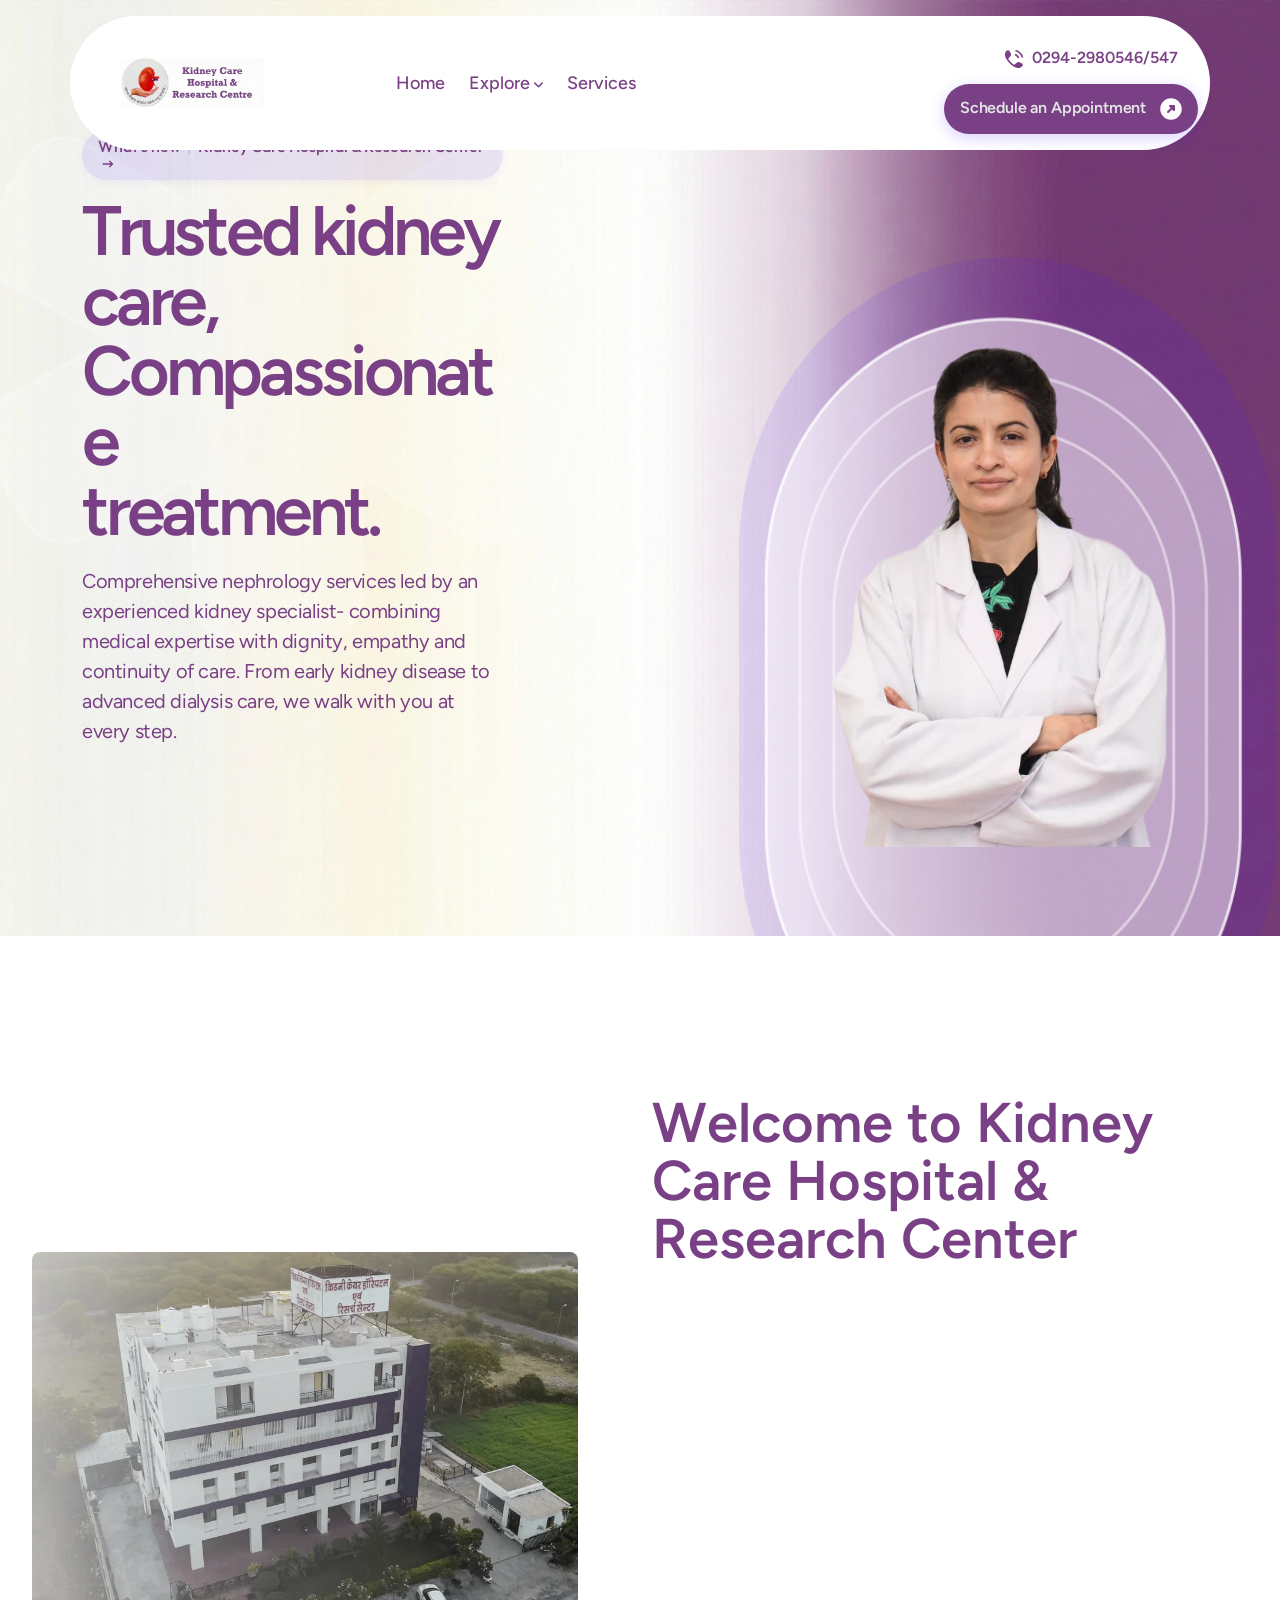
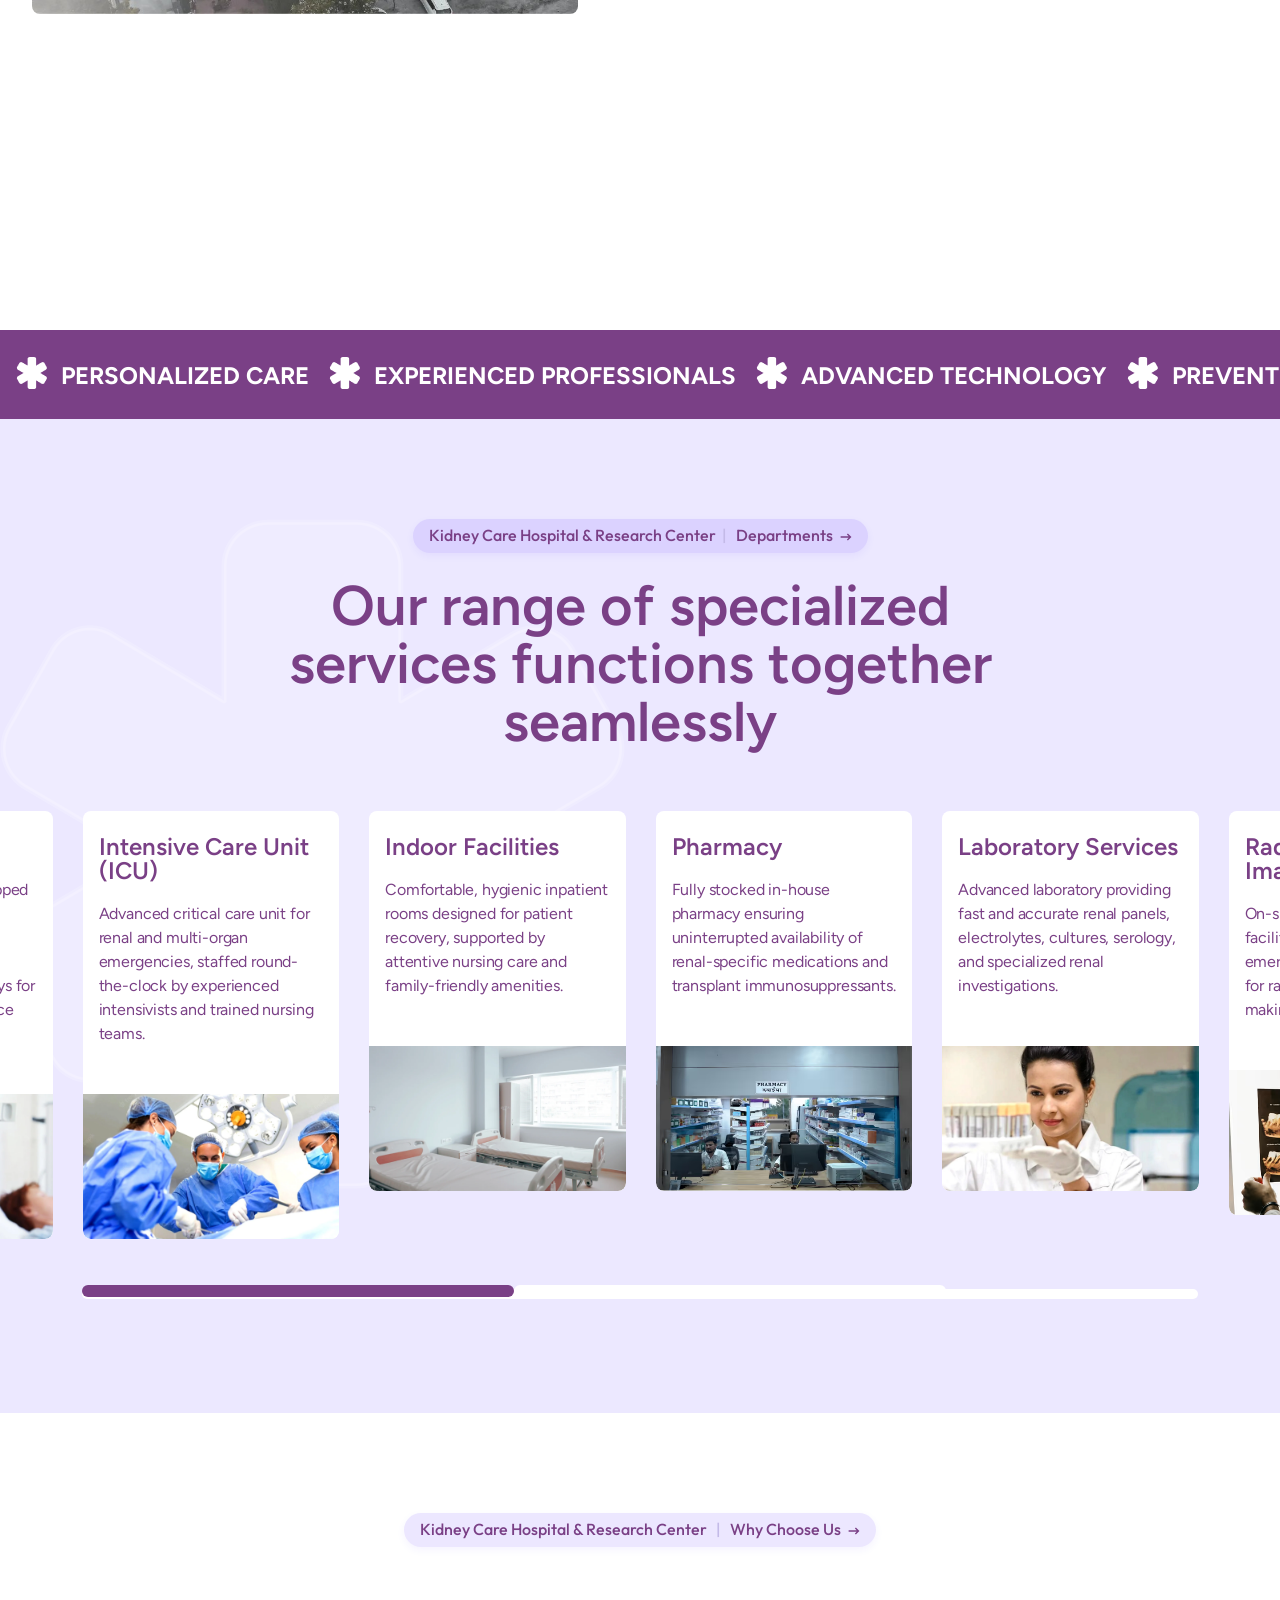
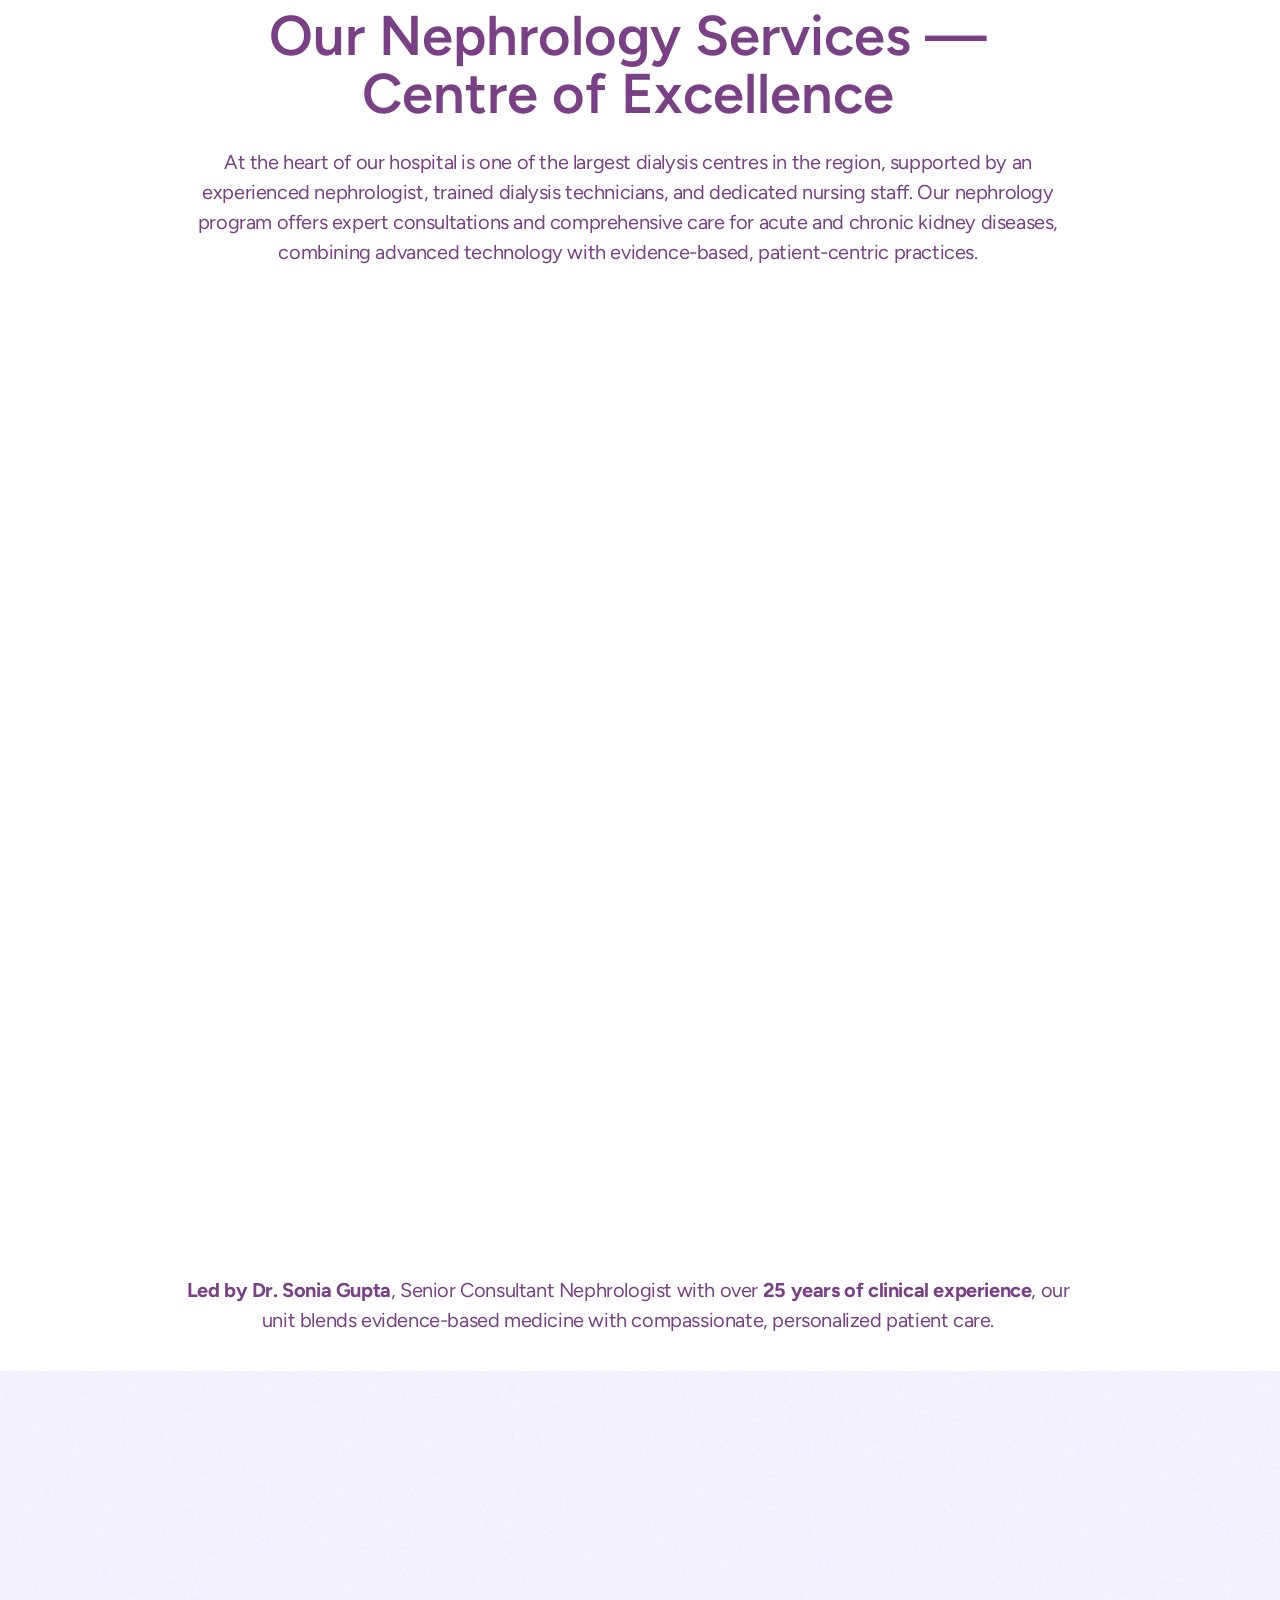
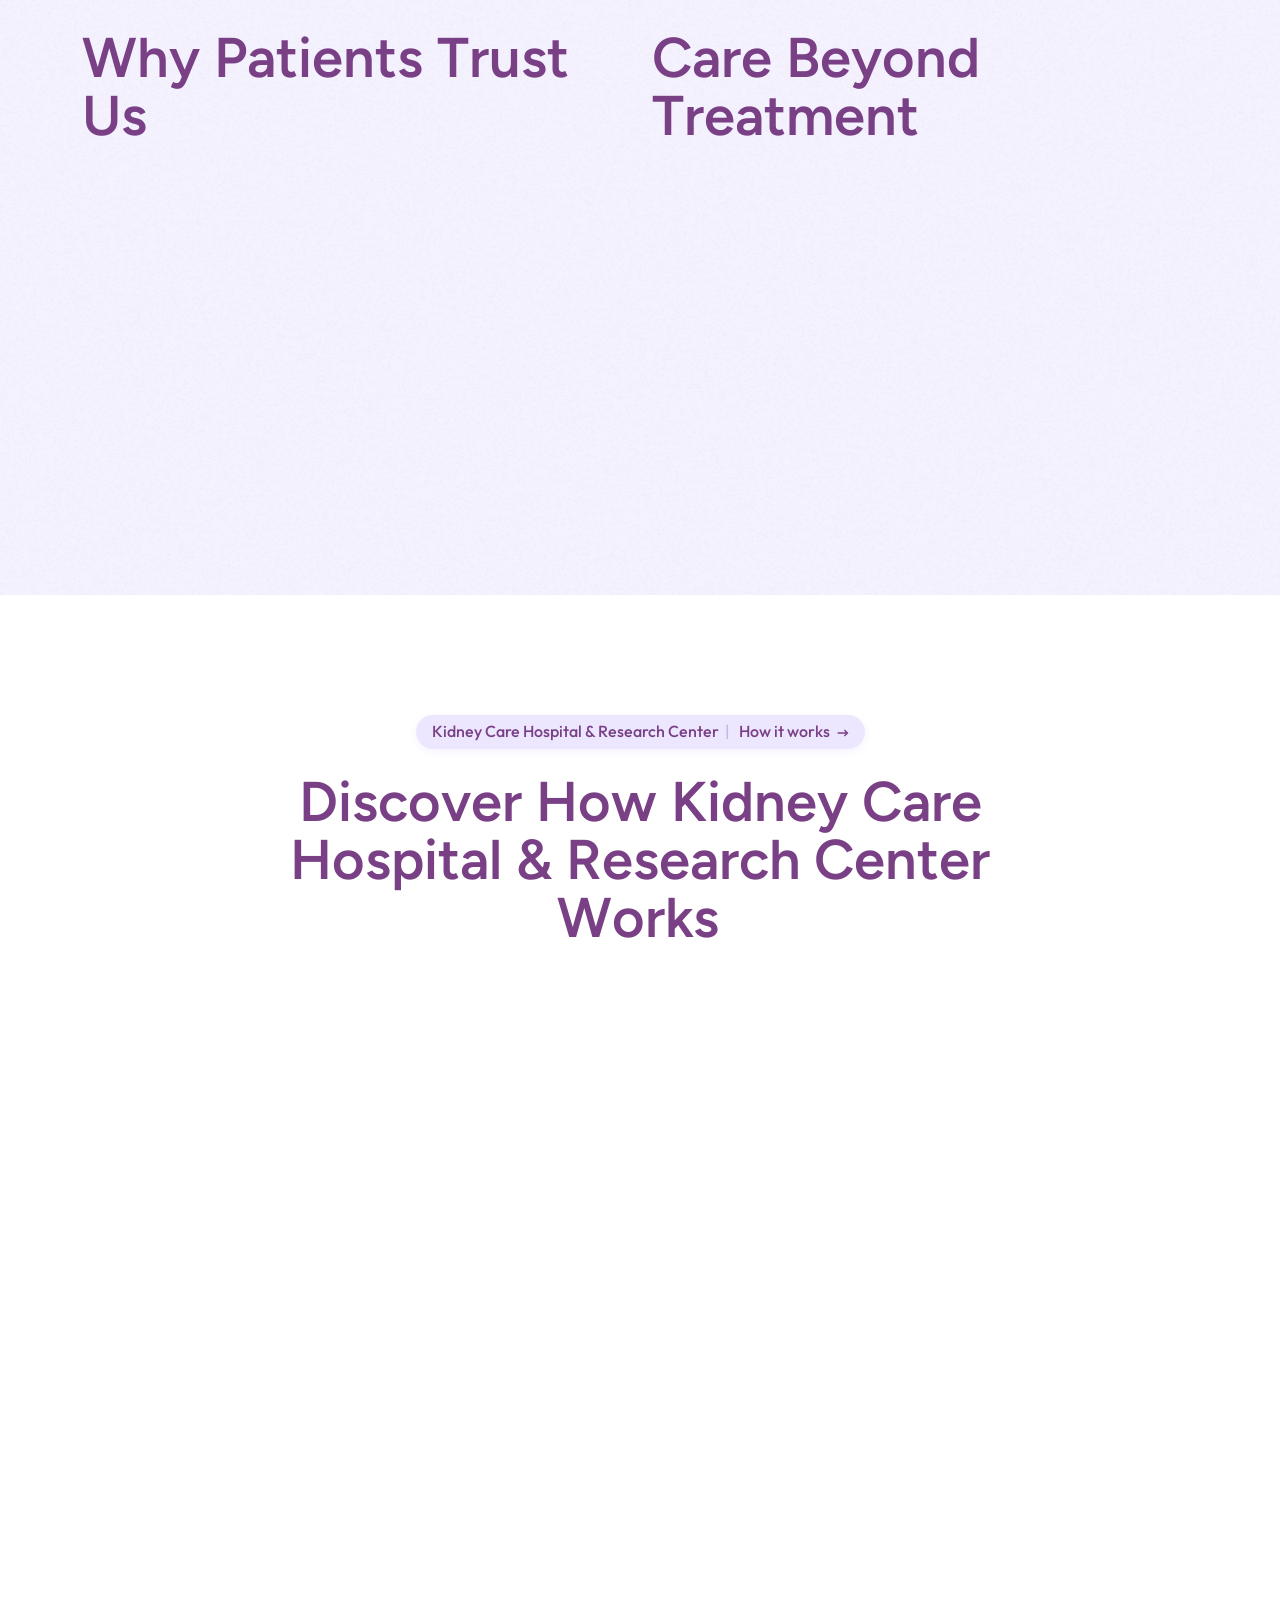
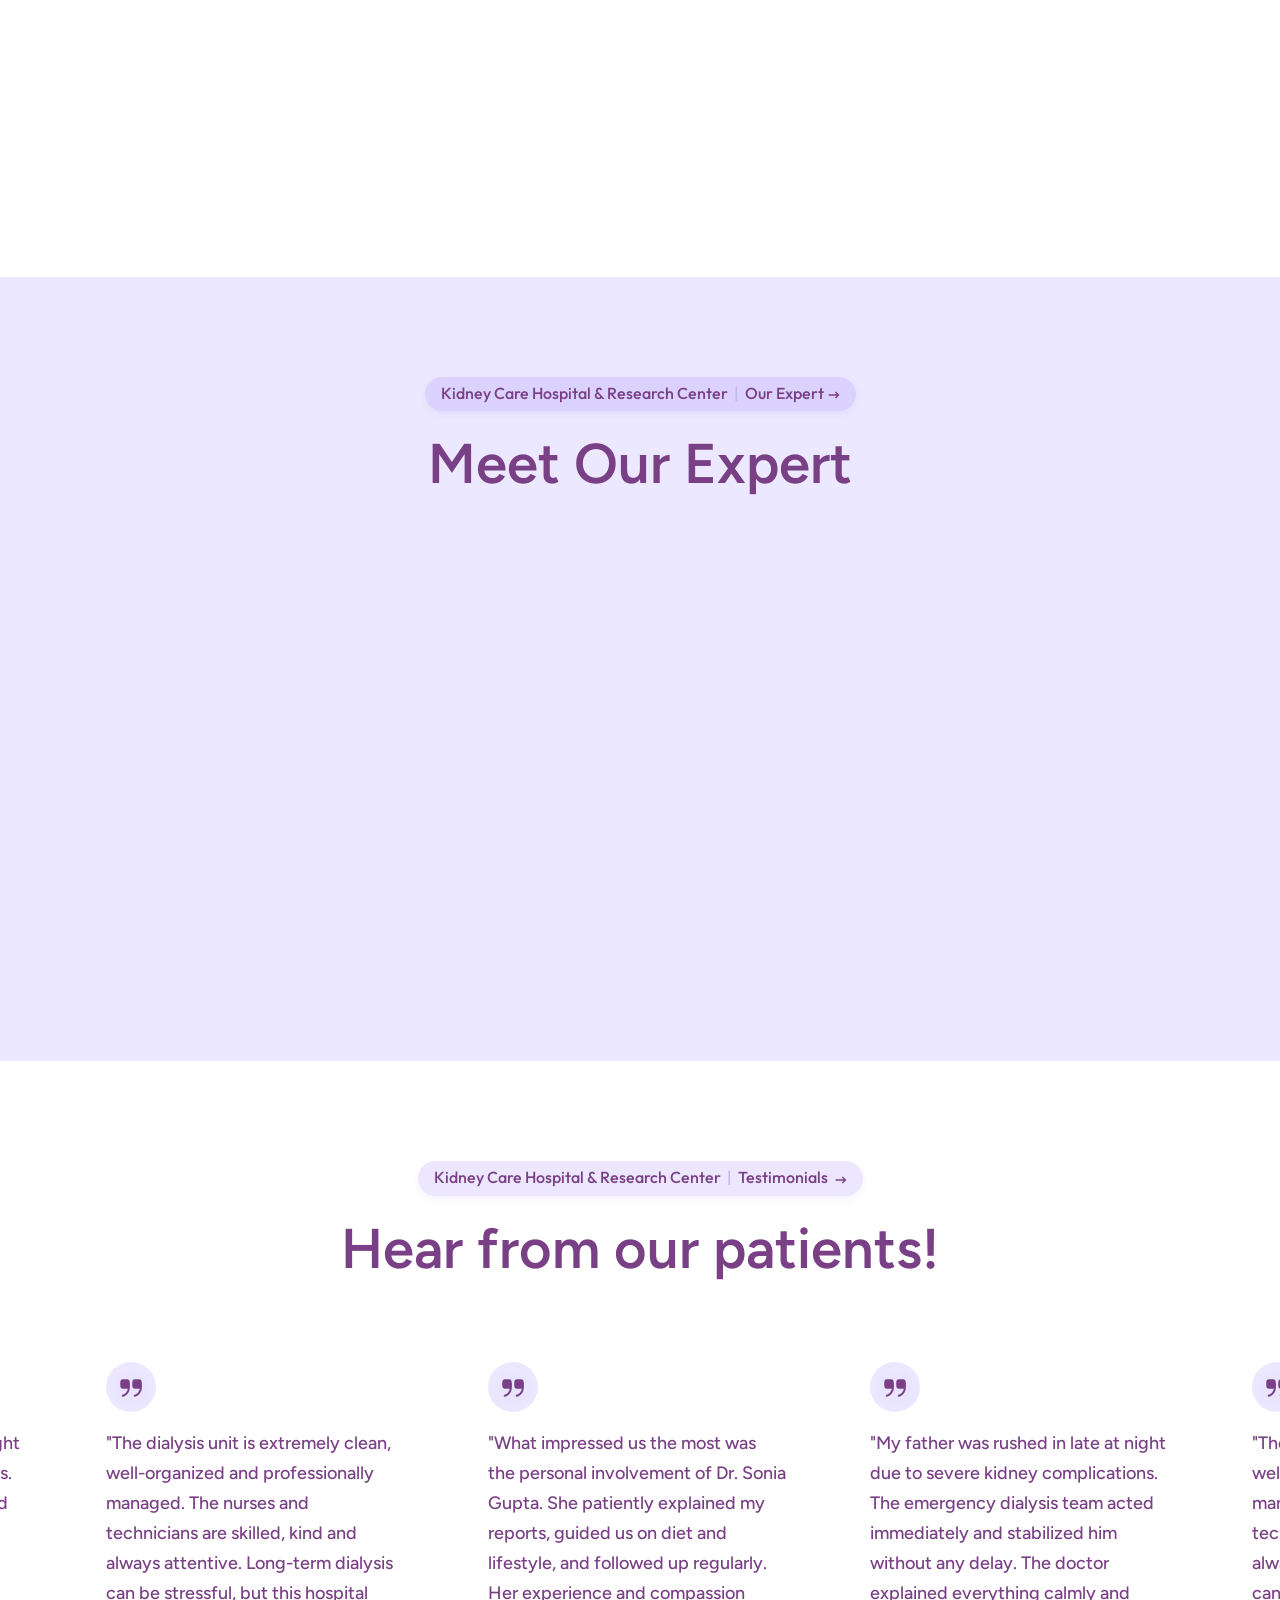
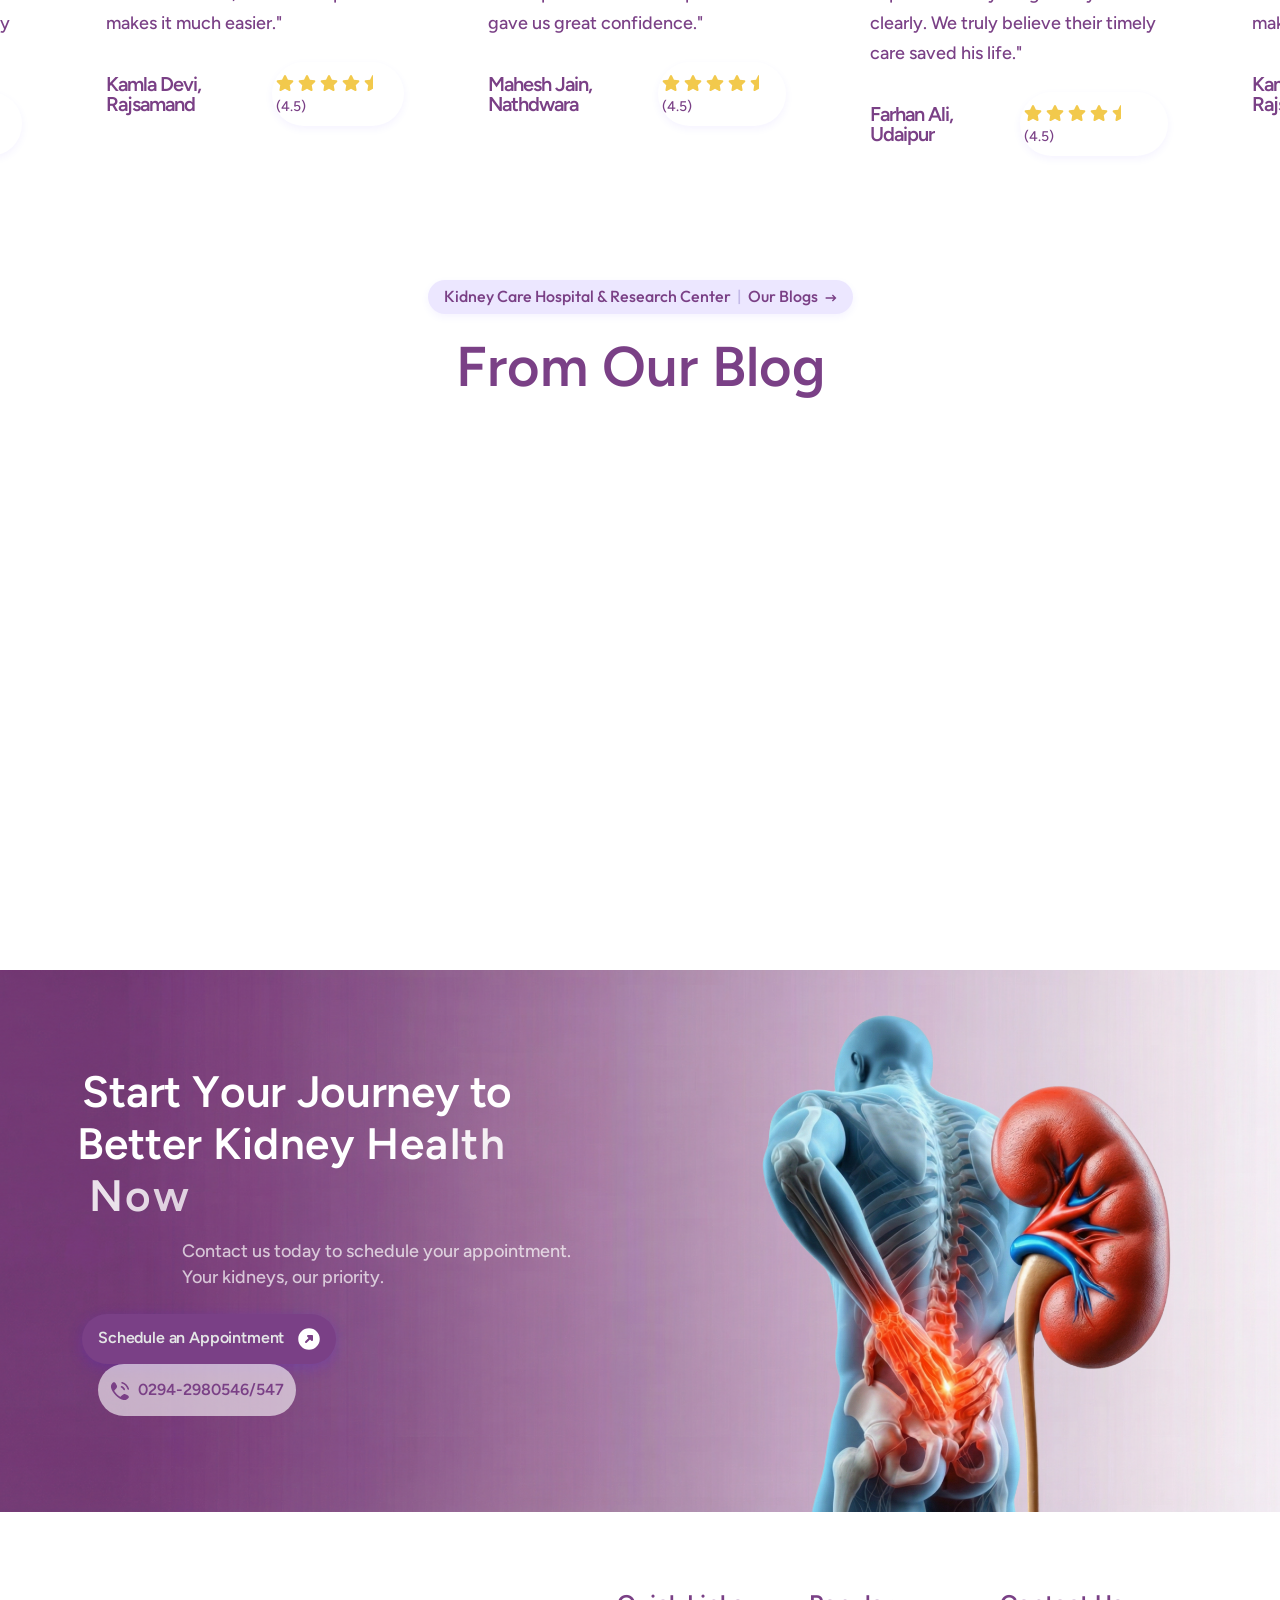
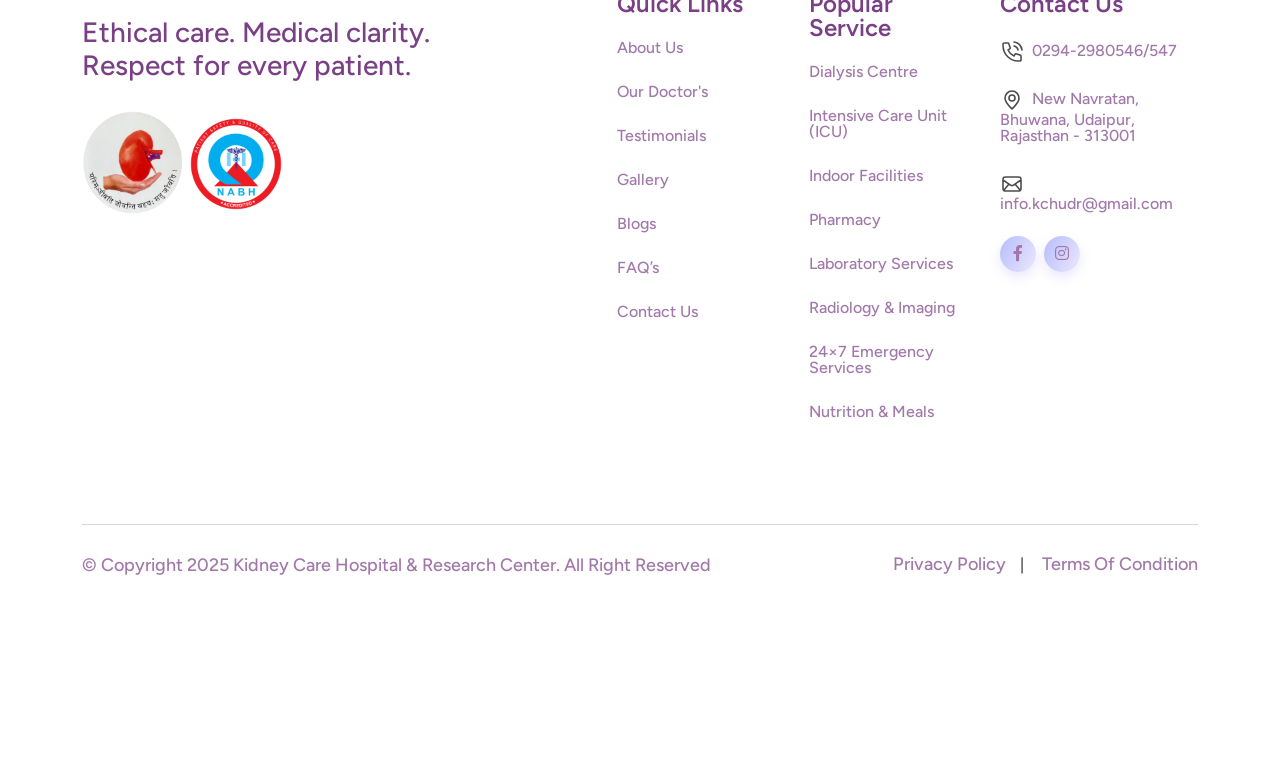
<file: index.html>
<!DOCTYPE html>
<html lang="en">
<head>
     <meta charset="UTF-8">
     <meta name="viewport" content="width=device-width, initial-scale=1.0">
     <title>Kidney Care Hospital & Research Center</title>

     <!--=====FAB ICON=======-->
    <link rel="shortcut icon" href="assets/img/logo/1.png">

    <!--===== CSS LINK =======-->
    <link rel="stylesheet" href="assets/css/plugins/bootstrap.min.css">
    <link rel="stylesheet" href="assets/css/plugins/aos.css">
    <link rel="stylesheet" href="assets/css/plugins/fontawesome.css">
    <link rel="stylesheet" href="assets/css/plugins/magnific-popup.css">
    <link rel="stylesheet" href="assets/css/plugins/owlcarousel.min.css">
    <link rel="stylesheet" href="assets/css/plugins/sidebar.css">
    <link rel="stylesheet" href="assets/css/plugins/slick-slider.css">
    <link rel="stylesheet" href="assets/css/plugins/nice-select.css">
    <link rel="stylesheet" href="assets/css/plugins/swiper-bundle.css">
    <link rel="stylesheet" href="assets/css/main.css">

    <!--=====  JS SCRIPT LINK =======-->
    <script src="assets/js/plugins/jquery-3-7-1.min.js"></script>

</head>
<body>

<!--===== PRELOADER STARTS =======-->
<div class="cs_preloader">
    <div class="cs_preloader_in">
      <div class="cs_wave_first">
        <svg enable-background="new 0 0 300.08 300.08" viewBox="0 0 300.08 300.08" xmlns="http://www.w3.org/2000/svg"><path d="m293.26 184.14h-82.877l-12.692-76.138c-.546-3.287-3.396-5.701-6.718-5.701-.034 0-.061 0-.089 0-3.369.027-6.199 2.523-6.677 5.845l-12.507 87.602-14.874-148.69c-.355-3.43-3.205-6.056-6.643-6.138-.048 0-.096 0-.143 0-3.39 0-6.274 2.489-6.752 5.852l-19.621 137.368h-9.405l-12.221-42.782c-.866-3.028-3.812-5.149-6.8-4.944-3.13.109-5.777 2.332-6.431 5.395l-8.941 42.332h-73.049c-3.771 0-6.82 3.049-6.82 6.82 0 3.778 3.049 6.82 6.82 6.82h78.566c3.219 0 6.002-2.251 6.67-5.408l4.406-20.856 6.09 21.313c.839 2.939 3.526 4.951 6.568 4.951h20.46c3.396 0 6.274-2.489 6.752-5.845l12.508-87.596 14.874 148.683c.355 3.437 3.205 6.056 6.643 6.138h.143c3.39 0 6.274-2.489 6.752-5.845l14.227-99.599 6.397 38.362c.546 3.287 3.396 5.702 6.725 5.702h88.66c3.771 0 6.82-3.049 6.82-6.82-.001-3.772-3.05-6.821-6.821-6.821z"></path></svg>
      </div>
      <div class="cs_wave_second">
        <svg enable-background="new 0 0 300.08 300.08" viewBox="0 0 300.08 300.08" xmlns="http://www.w3.org/2000/svg"><path d="m293.26 184.14h-82.877l-12.692-76.138c-.546-3.287-3.396-5.701-6.718-5.701-.034 0-.061 0-.089 0-3.369.027-6.199 2.523-6.677 5.845l-12.507 87.602-14.874-148.69c-.355-3.43-3.205-6.056-6.643-6.138-.048 0-.096 0-.143 0-3.39 0-6.274 2.489-6.752 5.852l-19.621 137.368h-9.405l-12.221-42.782c-.866-3.028-3.812-5.149-6.8-4.944-3.13.109-5.777 2.332-6.431 5.395l-8.941 42.332h-73.049c-3.771 0-6.82 3.049-6.82 6.82 0 3.778 3.049 6.82 6.82 6.82h78.566c3.219 0 6.002-2.251 6.67-5.408l4.406-20.856 6.09 21.313c.839 2.939 3.526 4.951 6.568 4.951h20.46c3.396 0 6.274-2.489 6.752-5.845l12.508-87.596 14.874 148.683c.355 3.437 3.205 6.056 6.643 6.138h.143c3.39 0 6.274-2.489 6.752-5.845l14.227-99.599 6.397 38.362c.546 3.287 3.396 5.702 6.725 5.702h88.66c3.771 0 6.82-3.049 6.82-6.82-.001-3.772-3.05-6.821-6.821-6.821z"></path></svg>
      </div>
    </div>
  </div>
<!--===== PRELOADER ENDS =======-->

<!--===== PROGRESS STARTS=======-->
<div class="paginacontainer">
     <div class="progress-wrap">
       <svg class="progress-circle svg-content" width="100%" height="100%" viewBox="-1 -1 102 102">
         <path d="M50,1 a49,49 0 0,1 0,98 a49,49 0 0,1 0,-98"/>
       </svg>
     </div>
   </div>
 <!--===== PROGRESS ENDS=======-->

<!--=====HEADER START=======-->
<header class="homepage4-body">
  <div id="vl-header-sticky" class="vl-header-area vl-transparent-header">
      <div class="container">
          <div class="row align-items-center row-bg1">
              <div class="col-lg-2 col-md-6 col-6">
                  <div class="vl-logo">
                      <a href="index.html"><img src="assets/img/logo/logo+text.png" alt=""></a>
                  </div>
              </div>
              <div class="col-lg-5 d-none d-lg-block">
                  <div class="vl-main-menu text-center">
                         <nav class="vl-mobile-menu-active">
<ul>
    <li class="has-dropdown">
      <a href="index.html">Home <span class="arrow-size"></i></span></a>
    </li>
    <li class="has-dropdown">
      <a href="#">Explore <span class="arrow-size"><i class="fa-solid fa-angle-down d-lg-inline d-none"></i></span></a>
        <ul class="sub-menu">
            <li><a href="about.html">About Us</a></li>
            <li><a href="doctor.html">Our Doctor</a></li>
            <li><a href="testimonial.html">Testimonials</a></li>
            <li><a href="Gallery.html">Gallery</a></li>
            <li><a href="https://drsoniagupta.exlyapp.com/blog">Blogs</a></li>
            <li><a href="faq.html">FAQ’s</a></li>
            <li><a href="contact.html">Contact Us</a></li>
        </ul>
    </li>
    <li class="has-dropdown">
        <a href="services.html">Services <span class="arrow-size"></i></span></a>
    </li>
</ul>
                      </nav>
                  </div>
              </div>
              <div class="col-lg-5 col-md-6 col-6">
                <div class="vl-hero-btn d-none d-lg-block text-end">
                  <div class="btn-area1">
                    <a href="tel: 0294-2980546/547" class="phone"><svg xmlns="http://www.w3.org/2000/svg" width="20" height="20" viewBox="0 0 20 20" fill="none">
                        <g clip-path="url(#clip0_5825_4343)">
<path d="M4.32688 1.17598C4.79912 1.27359 5.1752 1.59087 5.40887 2.01006L6.15321 3.34544C6.42738 3.83727 6.65811 4.25117 6.80878 4.61098C6.96862 4.99266 7.06355 5.36904 7.02016 5.78518C6.97676 6.20131 6.80622 6.55001 6.57107 6.8905C6.3494 7.21148 6.03823 7.56888 5.66848 7.99356L4.57431 9.25038C4.37824 9.47563 4.2802 9.58821 4.27124 9.72896C4.26228 9.86971 4.34263 9.98996 4.50333 10.2304C5.87299 12.2796 7.71894 14.1262 9.76983 15.497C10.0103 15.6577 10.1305 15.738 10.2712 15.7291C10.412 15.7201 10.5247 15.6221 10.7498 15.426L12.0067 14.3318C12.4314 13.962 12.7888 13.6509 13.1098 13.4292C13.4502 13.194 13.799 13.0235 14.2151 12.9801C14.6312 12.9367 15.0077 13.0317 15.3893 13.1915C15.7491 13.3422 16.163 13.5729 16.6547 13.847L17.9902 14.5915C18.4094 14.8251 18.7267 15.2012 18.8243 15.6734C18.9229 16.1505 18.7775 16.6302 18.4562 17.0244C17.2904 18.4547 15.4227 19.3654 13.4633 18.9701C12.259 18.7272 11.0707 18.3225 9.63342 17.4982C6.74558 15.842 4.15636 13.2514 2.50212 10.367C1.67786 8.92963 1.2731 7.74134 1.03015 6.53696C0.634898 4.5776 1.54559 2.70987 2.9759 1.54412C3.37009 1.22284 3.84971 1.07736 4.32688 1.17598Z" fill="#7a4086"/>
<path fill-rule="evenodd" clip-rule="evenodd" d="M11.3062 1.54C11.4337 1.0978 11.8957 0.842779 12.3379 0.970388C15.5607 1.90041 18.099 4.43862 19.0292 7.66132C19.1567 8.1035 18.9017 8.56545 18.4596 8.69304C18.0174 8.8207 17.5554 8.5657 17.4278 8.1235C16.6565 5.45101 14.5483 3.34295 11.8757 2.57171C11.4336 2.4441 11.1786 1.98219 11.3062 1.54ZM10.7947 5.47187C10.9747 5.04825 11.4639 4.85066 11.8876 5.03055C13.2723 5.6186 14.381 6.72725 14.969 8.11199C15.1489 8.53562 14.9513 9.02487 14.5277 9.20479C14.1041 9.38462 13.6148 9.18704 13.4349 8.76345C13.0157 7.77614 12.2234 6.9839 11.2361 6.56463C10.8125 6.38474 10.6149 5.8955 10.7947 5.47187Z" fill="#7a4086"/>
                        </g>
                        <defs>
<clipPath id="clip0_5825_4343">
  <rect width="20" height="20" fill="white"/>
</clipPath>
                        </defs>
                      </svg> 0294-2980546/547</a>
                    <a href="https://drsoniaudr.exlyapp.com/c9c3bec6-f6fc-4d8c-a2ba-df7ff831e354" class="vl-btn4">Schedule an Appointment <span><svg xmlns="http://www.w3.org/2000/svg" width="22" height="22" viewBox="0 0 22 22" fill="none">
                        <path fill-rule="evenodd" clip-rule="evenodd" d="M11 0.25C5.06294 0.25 0.25 5.06294 0.25 11C0.25 16.9371 5.06294 21.75 11 21.75C16.9371 21.75 21.75 16.9371 21.75 11C21.75 5.06294 16.9371 0.25 11 0.25ZM10 7C9.5955 7 9.2309 7.24364 9.0761 7.61732C8.92134 7.99099 9.0069 8.42111 9.2929 8.70711L10.5858 10L7.29289 13.2929C6.90237 13.6834 6.90237 14.3166 7.29289 14.7071C7.68342 15.0976 8.31658 15.0976 8.70711 14.7071L12 11.4142L13.2929 12.7071C13.5789 12.9931 14.009 13.0787 14.3827 12.9239C14.7564 12.7691 15 12.4045 15 12V8C15 7.44772 14.5523 7 14 7H10Z" fill="white"/>
                      </svg></span></a>
                </div>
                </div>
                <div class="vl-header-action-item d-block d-lg-none">
                  <button type="button" class="vl-offcanvas-toggle">
                    <i class="fa-solid fa-bars-staggered"></i>
                  </button>
               </div>
              </div>
          </div>
      </div>
  </div>
</header>
 <!--=====HEADER END =======-->

<!--===== MOBILE HEADER STARTS =======-->
<div class="homepage4-body">
  <div class="vl-offcanvas">
    <div class="vl-offcanvas-wrapper">
        <div class="vl-offcanvas-header d-flex justify-content-between align-items-center mb-90">
            <div class="vl-offcanvas-logo">
            </div>
            <div class="vl-offcanvas-close">
               <button class="vl-offcanvas-close-toggle"><a href="index.html"><img src="assets/img/logo/1.png" alt=""></a></button>
            </div>
        </div>

        <div class="vl-offcanvas-menu d-lg-none mb-40">
            <nav></nav>
        </div>

        <div class="space20"></div>
        <div class="vl-offcanvas-info">
            <h3 class="vl-offcanvas-sm-title">Contact Us</h3>
            <div class="space20"></div>
            <span><a href="mailto:info.kchudr@gmail.com"> <i class="fa-regular fa-envelope"></i>info.kchudr@gmail.com</a></span>
            <span><a href="tel: 0294-2980546/547"><i class="fa-solid fa-phone"></i>  0294-2980546/547</a></span>
            <span><a href="#"><i class="fa-solid fa-location-dot"></i> New Navratan, Bhuwana, Udaipur, Rajasthan - 313001</a></span>
        </div>
        <div class="space20"></div>
        <div class="vl-offcanvas-social">
            <h3 class="vl-offcanvas-sm-title">Follow Us</h3>
            <div class="space20"></div>
            <a href="https://www.facebook.com/people/Kidney-Care-Hospital-and-Research-Center/100068045023616/"><i class="fab fa-facebook-f"></i></a>
            <a href="https://www.instagram.com/kidneyhospitaludaipur/"><i class="fab fa-instagram"></i></a>
         </div>
    </div>
</div>
<div class="vl-offcanvas-overlay"></div>
</div>
<!--===== MOBILE HEADER ENDS =======-->

<!--===== HERO AREA STARTS =======-->
<div class="hero4-section-area" style="background-image: url(assets/img/all-images/bg/bg3.png); background-position: center; background-repeat: no-repeat; background-size: cover;">
    <div class="container">
        <div class="row align-items-center">
            <div class="col-lg-5">
  <div class="hero-header heading4">
    <img src="assets/img/elements/elements12.png" alt="" class="elements12 keyframe5">

    <h5 data-aos="fade-left" data-aos-duration="800">
      What’s new<span> | </span>Kidney Care Hospital & Research Center
      <svg xmlns="http://www.w3.org/2000/svg" width="13" height="8" viewBox="0 0 13 8" fill="none">
        <path d="M0.667969 4.00033H11.049M8.00137 7.33366L11.3346 4.00033L8.0013 0.666992"
              stroke="#7a4086" stroke-width="1.5"/>
      </svg>
    </h5>

    <div class="space16"></div>

    <h1 class="text-anime-style-3">Trusted kidney care, Compassionate treatment.</h1>

    <div class="space20"></div>

    <p data-aos="fade-left" data-aos-duration="900">
      Comprehensive nephrology services led by an experienced kidney specialist-
      combining medical expertise with dignity, empathy and continuity of care.
      From early kidney disease to advanced dialysis care, we walk with you at every step.
    </p>

    <div class="space40"></div>

    <!-- BOTH BUTTONS IN ONE ROW -->
    <div class="btn-area1"
         data-aos="fade-left"
         data-aos-duration="1000"
         style="display:flex; gap:20px; flex-wrap:wrap;">

      <a href="tel:0294-2980546/547" class="vl-btn4">Call for Consultation <span><svg xmlns="http://www.w3.org/2000/svg" width="22" height="22" viewBox="0 0 22 22" fill="none">
                        <path fill-rule="evenodd" clip-rule="evenodd" d="M11 0.25C5.06294 0.25 0.25 5.06294 0.25 11C0.25 16.9371 5.06294 21.75 11 21.75C16.9371 21.75 21.75 16.9371 21.75 11C21.75 5.06294 16.9371 0.25 11 0.25ZM10 7C9.5955 7 9.2309 7.24364 9.0761 7.61732C8.92134 7.99099 9.0069 8.42111 9.2929 8.70711L10.5858 10L7.29289 13.2929C6.90237 13.6834 6.90237 14.3166 7.29289 14.7071C7.68342 15.0976 8.31658 15.0976 8.70711 14.7071L12 11.4142L13.2929 12.7071C13.5789 12.9931 14.009 13.0787 14.3827 12.9239C14.7564 12.7691 15 12.4045 15 12V8C15 7.44772 14.5523 7 14 7H10Z" fill="white"/>
          </svg>
        </span>
      </a>

      <a href="https://drsoniaudr.exlyapp.com/c9c3bec6-f6fc-4d8c-a2ba-df7ff831e354" class="vl-btn4">Book Appointment <span><svg xmlns="http://www.w3.org/2000/svg" width="22" height="22" viewBox="0 0 22 22" fill="none">
                        <path fill-rule="evenodd" clip-rule="evenodd" d="M11 0.25C5.06294 0.25 0.25 5.06294 0.25 11C0.25 16.9371 5.06294 21.75 11 21.75C16.9371 21.75 21.75 16.9371 21.75 11C21.75 5.06294 16.9371 0.25 11 0.25ZM10 7C9.5955 7 9.2309 7.24364 9.0761 7.61732C8.92134 7.99099 9.0069 8.42111 9.2929 8.70711L10.5858 10L7.29289 13.2929C6.90237 13.6834 6.90237 14.3166 7.29289 14.7071C7.68342 15.0976 8.31658 15.0976 8.70711 14.7071L12 11.4142L13.2929 12.7071C13.5789 12.9931 14.009 13.0787 14.3827 12.9239C14.7564 12.7691 15 12.4045 15 12V8C15 7.44772 14.5523 7 14 7H10Z" fill="white"/>
          </svg>
        </span>
      </a>

    </div>

  </div>
</div>


            <div class="col-lg-5">
                <div class="hero4-images-area">
                    <div class="bg-area">
                        <img src="assets/img/all-images/bg/hero-bg2.png" alt="" class="hero-bg2">
                    </div>
                    <div class="img1 text-end">
                      <img src="assets/img/all-images/team/Adobe Express - file.png" alt="" style="width: 100%; padding-top: 72px; margin-left: 90px;">
                    </div>
                    </div>
                </div>
            </div>
        </div>
    </div>
</div>
<!--===== HERO AREA ENDS =======-->

<!--===== ABOUT AREA STARTS =======-->
<div class="about4-section-area sp1">
  <div class="container">
    <div class="row align-items-center">
      <div class="col-lg-6">
        <div class="about-images-area">
          <div class="img1 image-anime reveal">
            <img src="assets/img/all-images/about/firstbanner-min.jpg" alt="">
          </div>
          <div class="img2">
            <img src="assets/img/elements/elements18.png" alt="" class="elements18 keyframe5">
          </div>
        </div>
      </div>
      <div class="col-lg-6">
        <div class="about4-heading heading4">
          <h5 class="vl-section-subtitle" data-aos="fade-left" data-aos-duration="800">Kidney Care Hospital & Research Center<span> | </span> About Us <svg xmlns="http://www.w3.org/2000/svg" width="13" height="8" viewBox="0 0 13 8" fill="none">
            <path d="M0.667969 4.00033H11.049M8.00137 7.33366L11.3346 4.00033L8.0013 0.666992" stroke="#7a4086" stroke-width="1.5"/>
          </svg>
        </h5>
        <div class="space24"></div>
        <h2 class="vl-section-title text-anime-style-3">Welcome to Kidney Care Hospital & Research Center </h2>
        <div class="space24"></div>
        <p data-aos="fade-left" data-aos-duration="900">At Kidney Care Hospital & Research Center, we are dedicated to providing ethical, evidence-based kidney care in a calm and supportive environment.
        <br>
        <br>
        Our focus is not just on treating disease, but on caring for people and families navigating chronic kidney conditions.
        With a patient-first approach and decades of clinical experience, we offer personalized treatment plans tailored to each individual’s medical and emotional needs.</p>
          <div class="row">
            <div class="col-lg-6">
              <div class="counter-boxarea" data-aos="fade-left" data-aos-duration="1000">
                <h2><span class="counter">500</span>+</h2>
                <div class="space16"></div>
                <p>Serving patients weekly</p>
              </div>
            </div>

            <div class="col-lg-6">
              <div class="counter-boxarea" data-aos="fade-left" data-aos-duration="1100">
                <h2><span class="counter">95</span>%</h2>
                <div class="space16"></div>
                <p>Patient satisfaction rate</p>
              </div>
            </div>

            <div class="col-lg-6">
              <div class="counter-boxarea" data-aos="fade-left" data-aos-duration="1200">
                <h2><span class="counter">10</span>+</h2>
                <div class="space16"></div>
                <p>Years serving the community</p>
              </div>
            </div>

            <div class="col-lg-6">
              <div class="counter-boxarea" data-aos="fade-left" data-aos-duration="1000">
                <h2><span class="counter">24</span>/7</h2>
                <div class="space16"></div>
                <p>Urgent care available</p>
              </div>
            </div>
          </div>
        </div>
      </div>
    </div>
  </div>
</div>
<!--===== ABOUT AREA ENDS =======-->
<div class="slider4-section-area">
  <div class="marquee-wrap">
    <div class="marquee-text">
      <div class="brand-single-box">
        <h3><img src="assets/img/elements/elements1.png" alt=""> Personalized Care</h3>
      </div>

      <div class="brand-single-box">
      <h3><img src="assets/img/elements/elements1.png" alt=""> Experienced Professionals</h3>
      </div>

    <div class="brand-single-box">
      <h3><img src="assets/img/elements/elements1.png" alt=""> Advanced Technology</h3>
    </div>

    <div class="brand-single-box">
      <h3><img src="assets/img/elements/elements1.png" alt=""> Preventive Care</h3>
    </div>

    <div class="brand-single-box">
      <h3><img src="assets/img/elements/elements1.png" alt=""> Patient-Centered Approach</h3>
    </div>

    <div class="brand-single-box">
      <h3><img src="assets/img/elements/elements1.png" alt=""> Personalized Care</h3>
  </div>

  <div class="brand-single-box">
    <h3><img src="assets/img/elements/elements1.png" alt=""> Experienced Professionals</h3>
  </div>

  <div class="brand-single-box">
    <h3> <img src="assets/img/elements/elements1.png" alt="">Advanced Technology</h3>
  </div>

  <div class="brand-single-box">
    <h3><img src="assets/img/elements/elements1.png" alt=""> Preventive Care</h3>
  </div>

  <div class="brand-single-box">
    <h3><img src="assets/img/elements/elements1.png" alt=""> Patient-Centered Approach</h3>
  </div>
  <div class="brand-single-box">
    <h3><img src="assets/img/elements/elements1.png" alt=""> Personalized Care</h3>
  </div>

  <div class="brand-single-box">
    <h3><img src="assets/img/elements/elements1.png" alt=""> Experienced Professionals</h3>
  </div>

  <div class="brand-single-box">
    <h3><img src="assets/img/elements/elements1.png" alt=""> Advanced Technology</h3>
  </div>

  <div class="brand-single-box">
    <h3><img src="assets/img/elements/elements1.png" alt=""> Preventive Care</h3>
  </div>

  <div class="brand-single-box">
    <h3><img src="assets/img/elements/elements1.png" alt=""> Patient-Centered Approach</h3>
  </div>
      </div>
    </div>
  </div>
<!--===== SERVICE AREA STARTS =======-->
<div class="service4-section-area sp1">
  <img src="assets/img/elements/elements12.png" alt="" class="elements12 keyframe5">
  <div class="container">
    <div class="row">
      <div class="col-lg-8 m-auto">
        <div class="heading4 text-center space-margin60">
          <h5 class="vl-section-subtitle">Kidney Care Hospital & Research Center<span> | </span> Departments <svg xmlns="http://www.w3.org/2000/svg" width="13" height="8" viewBox="0 0 13 8" fill="none">
            <path d="M0.667969 4.00033H11.049M8.00137 7.33366L11.3346 4.00033L8.0013 0.666992" stroke="#7a4086" stroke-width="1.5"/>
          </svg>
        </h5>
        <div class="space24"></div>
        <h2 class="vl-section-title text-anime-style-3">Our range of specialized services functions together seamlessly</h2>
        </div>
      </div>
    </div>

    <div class="row">
      <div class="col-lg-12">
        <div class="service4-slider-area owl-carousel">
          <div class="service4-boxarea">
            <div class="content-area">
              <a class="title">Dialysis Centre</a>
              <div class="space16"></div>
              <p>A large-capacity unit equipped with best-in-class haemodialysis machines, advanced water treatment systems, and dedicated bays for both acute and maintenance dialysis.</p>
              <div class="space24"></div>
            </div>

            <div class="img1 image-anime">
              <img src="assets/img/all-images/works/maxresdefault-big.webp" alt="">
            </div>
          </div>

          <div class="service4-boxarea">
            <div class="content-area">
              <a class="title">Intensive Care Unit (ICU)</a>
              <div class="space16"></div>
              <p> Advanced critical care unit for renal and multi-organ emergencies, staffed round-the-clock
                by experienced intensivists and trained nursing teams.</p>
              <div class="space24"></div>
            </div>

            <div class="img1 image-anime">
              <img src="assets/img/all-images/works/operation-big.webp" alt="">
            </div>
          </div>

          <div class="service4-boxarea">
            <div class="content-area">
              <a class="title">Indoor Facilities</a>
              <div class="space16"></div>
              <p>Comfortable, hygienic inpatient rooms designed for patient recovery, supported by attentive
                nursing care and family-friendly amenities.</p>
              <div class="space24"></div>
            </div>

            <div class="img1 image-anime">
              <img src="assets/img/all-images/works/private-rooms-1-big.webp" alt="">
            </div>
          </div>

          <div class="service4-boxarea">
            <div class="content-area">
              <a class="title">Pharmacy</a>
              <div class="space16"></div>
              <p>Fully stocked in-house pharmacy ensuring uninterrupted availability of renal-specific
                medications and transplant immunosuppressants.</p>
              <div class="space24"></div>
            </div>

            <div class="img1 image-anime">
              <img src="assets/img/all-images/works/general service6.avif" alt="">
            </div>
          </div>

          <div class="service4-boxarea">
            <div class="content-area">
              <a class="title">Laboratory Services</a>
              <div class="space16"></div>
              <p>Advanced laboratory providing fast and accurate renal panels, electrolytes, cultures,
                serology, and specialized renal investigations.</p>
              <div class="space24"></div>
            </div>

            <div class="img1 image-anime">
              <img src="assets/img/all-images/works/diag-big-1.webp" alt="">
            </div>
          </div>

          <div class="service4-boxarea">
            <div class="content-area">
              <a class="title">Radiology & Imaging</a>
              <div class="space16"></div>
              <p>On-site diagnostic imaging facilities including X-rays and emergency radiology support
                for rapid clinical decision-making</p>
              <div class="space24"></div>
            </div>

            <div class="img1 image-anime">
              <img src="assets/img/all-images/works/general service4.avif" alt="">
            </div>
          </div>

          <div class="service4-boxarea">
            <div class="content-area">
              <a class="title">24×7 Emergency Services</a>
              <div class="space16"></div>
              <p>Immediate medical evaluation and emergency dialysis access available round-the-clock
                for all critical and urgent presentations.</p>
              <div class="space24"></div>
            </div>

            <div class="img1 image-anime">
              <img src="assets/img/all-images/works/general service1.avif" alt="">
            </div>
          </div>

          <div class="service4-boxarea">
            <div class="content-area">
              <a class="title">Nutrition & Meals</a>
              <div class="space16"></div>
              <p> Nutritious, hospital-grade meals provided free of charge to all inpatients, customized
                to meet renal dietary requirements.</p>
              <div class="space24"></div>
            </div>

            <div class="img1 image-anime">
              <img src="assets/img/all-images/works/diet-services-big.webp" alt="">
            </div>
          </div>

         
        </div>
      </div>
    </div>
  </div>
</div>
<!--===== SERVICE AREA ENDS =======-->

<!--===== SERVICE AREA STARTS =======-->
<div class="service-benefites-section-area sp2">
  <div class="container">

     <!-- Why Choose Us Heading -->
    <div class="row">
      <div class="col-lg-6 m-auto">
        <div class="heading4 text-center space-margin60">
          <h5 class="vl-section-subtitle">
            Kidney Care Hospital & Research Center <span> | </span> Why Choose Us
            <svg xmlns="http://www.w3.org/2000/svg" width="13" height="8" viewBox="0 0 13 8" fill="none">
              <path d="M0.667969 4.00033H11.049M8.00137 7.33366L11.3346 4.00033L8.0013 0.666992"
                stroke="#7a4086" stroke-width="1.5" />
            </svg>
          </h5>
      </div>
    </div>

    <!-- Centre of Excellence Intro -->
    <div class="row">
  <div class="col-lg-10 m-auto">
    <div class="heading4 text-center space-margin60">
      <h2 class="vl-section-title text-anime-style-3">
        Our Nephrology Services — Centre of Excellence
      </h2>
      <div class="space24"></div>
      <p>
        At the heart of our hospital is one of the largest dialysis centres in the region,
        supported by an experienced nephrologist, trained dialysis technicians,
        and dedicated nursing staff. Our nephrology program offers expert consultations
        and comprehensive care for acute and chronic kidney diseases, combining advanced
        technology with evidence-based, patient-centric practices.
      </p>
    </div>
  </div>
</div>

<!-- Services -->
<div class="row">
  <div class="col-lg-12">
    <div class="benefites-box">
      <div class="row">

        <!-- Dialysis Services -->
        <div class="col-lg-6 col-md-6" data-aos="fade-up" data-aos-duration="900">
          <div class="benefites-widget-boxarea">
            <div class="icons">
              <img src="assets/img/icons/hero-icon3.png" alt="">
            </div>
            <div class="content-area">
              <a class="title">Dialysis Services</a>
              <div class="space16"></div>
              <p>
                Maintenance and acute haemodialysis delivered with best-in-class machines,
                supported by strict infection control protocols and expert supervision.
              </p>
            </div>
          </div>
        </div>

        <!-- Peritoneal Dialysis -->
        <div class="col-lg-6 col-md-6" data-aos="fade-up" data-aos-duration="1000">
          <div class="benefites-widget-boxarea">
            <div class="icons">
              <img src="assets/img/icons/hero-icon4.svg" alt="">
            </div>
            <div class="content-area">
              <a class="title">Peritoneal Dialysis</a>
              <div class="space16"></div>
              <p>
                Complete peritoneal dialysis support with structured training programs
                and ongoing monitoring for suitable patients.
              </p>
            </div>
          </div>
        </div>

        <!-- Transplant Care -->
        <div class="col-lg-6 col-md-6" data-aos="fade-up" data-aos-duration="1100">
          <div class="benefites-widget-boxarea">
            <div class="icons">
              <img src="assets/img/icons/hero-icon2.svg" alt="">
            </div>
            <div class="content-area">
              <a class="title">Transplant Care</a>
              <div class="space16"></div>
              <p>
                Pre-transplant evaluation and post-transplant follow-up coordinated
                with leading transplant centres and multidisciplinary teams.
              </p>
            </div>
          </div>
        </div>

        <!-- CKD Management -->
        <div class="col-lg-6 col-md-6" data-aos="fade-up" data-aos-duration="1200">
          <div class="benefites-widget-boxarea">
            <div class="icons">
              <img src="assets/img/icons/hero-icon1.svg" alt="">
            </div>
            <div class="content-area">
              <a class="title">Comprehensive Kidney Disease Management</a>
              <div class="space16"></div>
              <p>
                Comprehensive management of chronic kidney disease and acute renal failure,
                including early detection clinics for high-risk patients with diabeties and hypertension, medication optimisation,
                and long-term complication management.
              </p>
            </div>
          </div>
        </div>

        <!-- Vascular Access Care -->
        <div class="col-lg-6 col-md-6" data-aos="fade-up" data-aos-duration="1300">
          <div class="benefites-widget-boxarea">
            <div class="icons">
              <img src="assets/img/icons/hero-icon3.png" alt="">
            </div>
            <div class="content-area">
              <a class="title">Dialysis Access & Vascular Care</a>
              <div class="space16"></div>
              <p>
                Dedicated vascular access care for AV fistula and catheter management,
                ensuring safe, effective dialysis and reduced complications.
              </p>
            </div>
          </div>
        </div>

        <!-- Patient Education -->
        <div class="col-lg-6 col-md-6" data-aos="fade-up" data-aos-duration="1400">
          <div class="benefites-widget-boxarea">
            <div class="icons">
              <img src="assets/img/icons/hero-icon4.svg" alt="">
            </div>
            <div class="content-area">
              <a class="title">Preventive Kidney Health & Patient Education</a>
              <div class="space16"></div>
              <p>
                Preventive kidney health programs focusing on early detection,
                lifestyle guidance, patient education, and counselling to slow
                disease progression and improve long-term outcomes.
              </p>
            </div>
          </div>
        </div>

      </div>
    </div>
  </div>
</div>


    <!-- Leadership -->
    <div class="row">
      <div class="col-lg-10 m-auto text-center space-margin60">
        <p style="color: var(--ztc-text-text-11);
    font-family: var(--ztc-family-font1);
    font-size: var(--ztc-font-size-font-s20);
    font-style: normal;
    font-weight: var(--ztc-weight-regular);
    line-height: 30px;
    letter-spacing: -0.4px;">
          <strong>Led by Dr. Sonia Gupta</strong>, Senior Consultant Nephrologist with over
          <strong>25 years of clinical experience</strong>, our unit blends
          evidence-based medicine with compassionate, personalized patient care.
        </p>
      </div>
    </div>

  </div>
</div>

<!--===== SERVICE AREA ENDS =======-->

<!--===== WHY CHOOSE US STARTS =======-->
<div class="space36"></div>
<div class="testimonial4-section-area sp1" style="background-image: url(assets/img/all-images/bg/bg7.png); background-position: center; background-repeat: no-repeat; background-size: cover;">
<div class="about4-section-area sp1">
  <div class="container">
    <div class="row">

      <!-- LEFT COLUMN : WHY CHOOSE US -->
      <div class="col-lg-6">
        <div class="about4-heading heading4">

          <h5 class="vl-section-subtitle" data-aos="fade-left" data-aos-duration="800">
            Kidney Care Hospital & Research Center<span> | </span> Why Choose Us
            <svg xmlns="http://www.w3.org/2000/svg" width="13" height="8" viewBox="0 0 13 8" fill="none">
              <path d="M0.667969 4.00033H11.049M8.00137 7.33366L11.3346 4.00033L8.0013 0.666992" stroke="#7a4086" stroke-width="1.5"/>
            </svg>
          </h5>

          <div class="space24"></div>

          <h2 class="vl-section-title text-anime-style-3">
            Why Patients Trust Us
          </h2>

          <div class="space24"></div>

          <p data-aos="fade-left" data-aos-duration="900">
            • Experienced nephrologist with long-term clinical practice<br>
            • Ethical and transparent treatment decisions<br>
            • Individualized care — not one-size-fits-all<br>
            • Focus on patient comfort and dignity<br>
            • Calm, clean, and patient-friendly environment
          </p>

          <div class="space16"></div>

          <p data-aos="fade-left" data-aos-duration="950">
            We believe good kidney care begins with listening. Our goal is to deliver care that is timely, appropriate, and respectful.
          </p>

        </div>
      </div>

      <!-- RIGHT COLUMN : PATIENT-CENTRIC PHILOSOPHY -->
      <div class="col-lg-6">
        <div class="about4-heading heading4">

          <h5 class="vl-section-subtitle" data-aos="fade-left" data-aos-duration="800">
            Our Approach<span> | </span> Patient-Centric Philosophy
            <svg xmlns="http://www.w3.org/2000/svg" width="13" height="8" viewBox="0 0 13 8" fill="none">
              <path d="M0.667969 4.00033H11.049M8.00137 7.33366L11.3346 4.00033L8.0013 0.666992" stroke="#7a4086" stroke-width="1.5"/>
            </svg>
          </h5>

          <div class="space24"></div>

          <h2 class="vl-section-title text-anime-style-3">
            Care Beyond Treatment
          </h2>

          <div class="space24"></div>

          <p data-aos="fade-left" data-aos-duration="1000">
            Chronic kidney disease affects not just the body, but everyday life. We understand the emotional, financial, and social challenges faced by patients and families.
          </p>

          <div class="space16"></div>

          <p data-aos="fade-left" data-aos-duration="1050">
            Our hospital environment is designed to feel reassuring and supportive — never overwhelming — so patients can focus on healing with confidence.
          </p>

        </div>
      </div>

    </div>
  </div>
</div>
</div>
<!--===== WHY CHOOSE US ENDS =======-->

<!--===== WORKS AREA STARTS =======-->
<div class="works4-section-area sp6">
  <div class="container">
    <div class="row">
      <div class="col-lg-8 m-auto">
        <div class="heading4 text-center space-margin60">
          <h5 class="vl-section-subtitle">Kidney Care Hospital & Research Center<span> | </span> How it works <svg xmlns="http://www.w3.org/2000/svg" width="13" height="8" viewBox="0 0 13 8" fill="none">
            <path d="M0.667969 4.00033H11.049M8.00137 7.33366L11.3346 4.00033L8.0013 0.666992" stroke="#7a4086" stroke-width="1.5"/>
          </svg>
        </h5>
        <div class="space24"></div>
        <h2 class="vl-section-title text-anime-style-3">Discover How Kidney Care Hospital & Research Center Works</h2>
        </div>
      </div>
    </div>

    <div class="row">
    <div class="col-lg-12" data-aos="zoom-out" data-aos-duration="1200">
    <div class="cs_case_study_1_list">

      <!-- 1 -->
      <div class="cs_case_study cs_style_1 cs_hover_active active" data-aos="fade-up" data-aos-duration="800">
        <a class="cs_case_study_thumb cs_bg_filed" data-src="assets/img/all-images/works/work-img10.webp"></a>
        <div class="content-area1">
          <div class="arrow"><a href="#">1</a></div>
          <div class="text"><a href="#">Specialised Renal Care</a></div>
        </div>
        <div class="content-area">
          <div class="arrow2"><a href="#">1</a></div>
          <div class="space32"></div>
          <a class="head">Specialised Renal Care</a>
          <div class="space16"></div>
          <p>Dedicated nephrology focus with one of the region’s largest dialysis capacities, ensuring high-quality, consistent renal care.</p>
          <div class="space30"></div>
          <div class="img1">
            <img src="assets/img/all-images/service/452d6a583e2d5a99d565371c70c27ff7f1ba5c79-960x504.avif" alt="">
          </div>
        </div>
      </div>

      <!-- 2 -->
      <div class="cs_case_study cs_style_1 box2 cs_hover_active" data-aos="fade-up" data-aos-duration="900">
        <a class="cs_case_study_thumb cs_case_study_thumb2 cs_bg_filed" data-src="assets/img/all-images/case/case-img2.png"></a>
        <div class="content-area1">
          <div class="arrow"><a href="#">2</a></div>
          <div class="text"><a href="#">Trusted Since 2008</a></div>
        </div>
        <div class="content-area">
          <div class="arrow2"><a href="#">2</a></div>
          <div class="space32"></div>
          <a class="head">Trusted Since 2008</a>
          <div class="space16"></div>
          <p>Established reputation for ethical, patient-centered nephrology care with consistently high clinical outcomes.</p>
          <div class="space30"></div>
          <div class="img1">
            <img src="assets/img/all-images/service/HealthTrust1400.webp" alt="">
          </div>
        </div>
      </div>

      <!-- 3 -->
      <div class="cs_case_study cs_style_1 box4 cs_hover_active" data-aos="fade-up" data-aos-duration="1100">
        <a class="cs_case_study_thumb cs_case_study_thumb4 cs_bg_filed" data-src="assets/img/all-images/case/case-img4.png"></a>
        <div class="content-area1">
          <div class="arrow"><a href="#">3</a></div>
          <div class="text"><a href="#">Holistic Patient Welfare</a></div>
        </div>
        <div class="content-area">
          <div class="arrow2"><a href="#">3</a></div>
          <div class="space32"></div>
          <a class="head">Holistic Patient Welfare</a>
          <div class="space16"></div>
          <p>Free inpatient meals and compassionate care practices reflecting our commitment to overall patient well-being.</p>
          <div class="space30"></div>
          <div class="img1">
            <img src="assets/img/all-images/service/nurse-nutrition.jpg" alt="">
          </div>
        </div>
      </div>

      <!-- 4 -->
      <div class="cs_case_study cs_style_1 box5 cs_hover_active" data-aos="fade-up" data-aos-duration="1200">
        <a class="cs_case_study_thumb cs_case_study_thumb5 cs_bg_filed" data-src="assets/img/all-images/case/case-img5.png"></a>
        <div class="content-area1">
          <div class="arrow"><a href="#">4</a></div>
          <div class="text"><a href="#">NABH-Accredited | Patient Safety First</a></div>
        </div>
        <div class="content-area">
          <div class="arrow2"><a href="#">4</a></div>
          <div class="space32"></div>
          <a class="head">NABH-Accredited | Patient Safety First</a>
          <div class="space16"></div>
          <p>Empaneled with major State and Central Government schemes including Chiranjeevi, Ayushman Bharat, RGHS, ESIS, and multiple mediclaims, with flexibility for customized corporate partnerships.</p>
          <div class="space30"></div>
          <div class="img1">
            <img src="assets/img/logo/nabh-logo_cropped_processed_by_imagy.png" alt="">
          </div>
        </div>
      </div>

    </div>
  </div>
</div>
</div>
</div>
<!--===== WORKS AREA ENDS =======-->

<!--===== TEAM AREA STARTS =======-->
<div class="team4-section-area sp1">
  <div class="container">
      <div class="row">
          <div class="col-lg-5 m-auto">
              <div class="heading4 text-center space-margin60">
                  <h5 class="vl-section-subtitle">Kidney Care Hospital & Research Center<span> | </span>Our Expert<svg xmlns="http://www.w3.org/2000/svg" width="13" height="8" viewBox="0 0 13 8" fill="none">
                      <path d="M0.667969 4.00033H11.049M8.00137 7.33366L11.3346 4.00033L8.0013 0.666992" stroke="#7a4086" stroke-width="1.5"/>
                    </svg>
                  </h5>
                  <div class="space24"></div>
                  <h2 class="vl-section-title text-anime-style-3">Meet Our Expert</h2>
              </div>
          </div>
      </div>

          <div class="col-lg-12 justify-content-center d-flex">
              <div class="team4-slider-area owl-carousel justify-content-center d-flex">
                  <div class="team4-boxarea" style="max-width: fit-content; margin-inline: auto;" data-aos="fade-up" data-aos-duration="900">
                      <div class="img1">
                          <img src="assets/img/all-images/team/dr. Sonia.webp" alt="" class="team-img10">
                          <img src="assets/img/elements/elements15.png" alt="" class="elements13 keyframe5">
                      </div>
                      <div class="name-area">
                            <a href="doctor.html">Dr Sonia Gupta</a>
                            <div class="space12"></div>
                            <p>MBBS, MD(MED), DNB(NEPHROLOGY), MNAMS</p>
                      </div>
                  </div>
              </div>
          </div>
  </div>
</div>
<!--===== TEAM AREA ENDS =======-->

<!--===== TESTIMONIAL AREA STARTS =======-->
<div class="testimonial4-section-area sp1" style="background-image: url(assets/img/all-images/bg/bg6.png); background-position: center; background-repeat: no-repeat; background-size: cover;">
  <img src="assets/img/elements/elements12.png" alt="" class="elements12 keyframe5">
  <div class="container">
    <div class="row">
      <div class="col-lg-8 m-auto">
        <div class="heading4 text-center space-margin60">
          <div class="heading4 text-center space-margin60">
            <h5 class="vl-section-subtitle">Kidney Care Hospital & Research Center<span> | </span>Testimonials <svg xmlns="http://www.w3.org/2000/svg" width="13" height="8" viewBox="0 0 13 8" fill="none">
              <path d="M0.667969 4.00033H11.049M8.00137 7.33366L11.3346 4.00033L8.0013 0.666992" stroke="#7a4086" stroke-width="1.5"/>
            </svg>
          </h5>
          <div class="space24"></div>
          <h2 class="vl-section-title text-anime-style-3">Hear from our patients!</h2>
          </div>
        </div>
      </div>
    </div>

    <div class="row">
      <div class="col-lg-12">
        <div class="testimonial4-slider-area owl-carousel">
          <div class="testimonial4-boxarea">
            <div class="icons">
              <svg xmlns="http://www.w3.org/2000/svg" width="24" height="24" viewBox="0 0 24 24" fill="none">
                <path d="M5.94797 12.75C5.0495 12.75 4.30029 12.7501 3.70552 12.6701C3.07772 12.5857 2.51092 12.4 2.05545 11.9445C1.59998 11.4891 1.41431 10.9223 1.32991 10.2945C1.24994 9.6997 1.24997 8.95049 1.25 8.05202V7.948C1.24997 7.04953 1.24994 6.30029 1.32991 5.70552C1.41431 5.07772 1.59998 4.51092 2.05546 4.05545C2.51093 3.59998 3.07772 3.41431 3.70552 3.32991C4.30029 3.24994 5.04951 3.24997 5.94797 3.25H6.05199C6.95046 3.24997 7.6997 3.24994 8.29448 3.32991C8.92227 3.41431 9.48907 3.59998 9.94454 4.05545C10.4 4.51092 10.5857 5.07772 10.6701 5.70552C10.7501 6.30029 10.75 7.0495 10.75 7.94797V8.052C10.75 8.95046 10.7501 9.6997 10.6701 10.2945C10.5857 10.9223 10.4 11.4891 9.94454 11.9445C9.48907 12.4 8.92227 12.5857 8.29448 12.6701C7.6997 12.7501 6.95049 12.75 6.05203 12.75H5.94797Z" fill="#7a4086"/>
                <path fill-rule="evenodd" clip-rule="evenodd" d="M2.79531 20.0475C2.63099 19.5202 2.92522 18.9596 3.45249 18.7953C6.56016 17.8268 8.75002 15.0749 8.75002 11.8873V7.75C8.75002 7.19771 9.19774 6.75 9.75002 6.75C10.3023 6.75 10.75 7.19771 10.75 7.75V11.8873C10.75 16.0337 7.90846 19.5015 4.04755 20.7047C3.52027 20.869 2.95963 20.5748 2.79531 20.0475Z" fill="#7a4086"/>
                <path d="M17.948 12.75C17.0495 12.75 16.3003 12.7501 15.7055 12.6701C15.0777 12.5857 14.5109 12.4 14.0555 11.9445C13.6 11.4891 13.4143 10.9223 13.3299 10.2945C13.2499 9.6997 13.25 8.95049 13.25 8.05202V7.948C13.25 7.04953 13.2499 6.30029 13.3299 5.70552C13.4143 5.07772 13.6 4.51092 14.0555 4.05545C14.5109 3.59998 15.0777 3.41431 15.7055 3.32991C16.3003 3.24994 17.0495 3.24997 17.948 3.25H18.052C18.9505 3.24997 19.6997 3.24994 20.2945 3.32991C20.9223 3.41431 21.4891 3.59998 21.9445 4.05545C22.4 4.51092 22.5857 5.07772 22.6701 5.70552C22.7501 6.30029 22.75 7.0495 22.75 7.94797V8.052C22.75 8.95046 22.7501 9.6997 22.6701 10.2945C22.5857 10.9223 22.4 11.4891 21.9445 11.9445C21.4891 12.4 20.9223 12.5857 20.2945 12.6701C19.6997 12.7501 18.9505 12.75 18.052 12.75H17.948Z" fill="#7a4086"/>
                <path fill-rule="evenodd" clip-rule="evenodd" d="M14.7953 20.0475C14.631 19.5202 14.9252 18.9596 15.4525 18.7953C18.5601 17.8268 20.75 15.0749 20.75 11.8873V7.75C20.75 7.19771 21.1977 6.75 21.75 6.75C22.3023 6.75 22.75 7.19771 22.75 7.75V11.8873C22.75 16.0337 19.9084 19.5015 16.0475 20.7047C15.5203 20.869 14.9596 20.5748 14.7953 20.0475Z" fill="#7a4086"/>
              </svg>
            </div>
            <div class="space16"></div>
            <p>"My father was rushed in late at night due to severe kidney complications. The emergency dialysis team acted immediately and stabilized him without any delay. The doctor explained everything calmly and clearly. We truly believe their timely care saved his life."</p>
            <div class="space24"></div>
            <div class="text-area">
              <a>Farhan Ali, Udaipur</a>
              <ul>
                <li><svg xmlns="http://www.w3.org/2000/svg" width="18" height="16" viewBox="0 0 18 16" fill="none">
                  <g clip-path="url(#clip0_5927_9777)">
                    <path d="M8.10314 0.556646L6.06251 4.69415L1.49689 5.35977C0.67814 5.47852 0.350015 6.4879 0.943765 7.06602L4.24689 10.2848L3.46564 14.8316C3.32501 15.6535 4.19064 16.2691 4.91564 15.8848L9.00001 13.7379L13.0844 15.8848C13.8094 16.266 14.675 15.6535 14.5344 14.8316L13.7531 10.2848L17.0563 7.06602C17.65 6.4879 17.3219 5.47852 16.5031 5.35977L11.9375 4.69415L9.89689 0.556646C9.53126 -0.180854 8.47189 -0.190229 8.10314 0.556646Z" fill="#F2C94C"/>
                  </g>
                  <defs>
                    <clipPath id="clip0_5927_9777">
                      <rect width="18" height="16" fill="white"/>
                    </clipPath>
                  </defs>
                </svg></li>

                <li><svg xmlns="http://www.w3.org/2000/svg" width="18" height="16" viewBox="0 0 18 16" fill="none">
                  <g clip-path="url(#clip0_5927_9777)">
                    <path d="M8.10314 0.556646L6.06251 4.69415L1.49689 5.35977C0.67814 5.47852 0.350015 6.4879 0.943765 7.06602L4.24689 10.2848L3.46564 14.8316C3.32501 15.6535 4.19064 16.2691 4.91564 15.8848L9.00001 13.7379L13.0844 15.8848C13.8094 16.266 14.675 15.6535 14.5344 14.8316L13.7531 10.2848L17.0563 7.06602C17.65 6.4879 17.3219 5.47852 16.5031 5.35977L11.9375 4.69415L9.89689 0.556646C9.53126 -0.180854 8.47189 -0.190229 8.10314 0.556646Z" fill="#F2C94C"/>
                  </g>
                  <defs>
                    <clipPath id="clip0_5927_9777e">
                      <rect width="18" height="16" fill="white"/>
                    </clipPath>
                  </defs>
                </svg></li>

                <li><svg xmlns="http://www.w3.org/2000/svg" width="18" height="16" viewBox="0 0 18 16" fill="none">
                  <g clip-path="url(#clip0_5927_9777)">
                    <path d="M8.10314 0.556646L6.06251 4.69415L1.49689 5.35977C0.67814 5.47852 0.350015 6.4879 0.943765 7.06602L4.24689 10.2848L3.46564 14.8316C3.32501 15.6535 4.19064 16.2691 4.91564 15.8848L9.00001 13.7379L13.0844 15.8848C13.8094 16.266 14.675 15.6535 14.5344 14.8316L13.7531 10.2848L17.0563 7.06602C17.65 6.4879 17.3219 5.47852 16.5031 5.35977L11.9375 4.69415L9.89689 0.556646C9.53126 -0.180854 8.47189 -0.190229 8.10314 0.556646Z" fill="#F2C94C"/>
                  </g>
                  <defs>
                    <clipPath id="clip0_5927_9777f">
                      <rect width="18" height="16" fill="white"/>
                    </clipPath>
                  </defs>
                </svg></li>

                <li><svg xmlns="http://www.w3.org/2000/svg" width="18" height="16" viewBox="0 0 18 16" fill="none">
                  <g clip-path="url(#clip0_5927_9777)">
                    <path d="M8.10314 0.556646L6.06251 4.69415L1.49689 5.35977C0.67814 5.47852 0.350015 6.4879 0.943765 7.06602L4.24689 10.2848L3.46564 14.8316C3.32501 15.6535 4.19064 16.2691 4.91564 15.8848L9.00001 13.7379L13.0844 15.8848C13.8094 16.266 14.675 15.6535 14.5344 14.8316L13.7531 10.2848L17.0563 7.06602C17.65 6.4879 17.3219 5.47852 16.5031 5.35977L11.9375 4.69415L9.89689 0.556646C9.53126 -0.180854 8.47189 -0.190229 8.10314 0.556646Z" fill="#F2C94C"/>
                  </g>
                  <defs>
                    <clipPath id="clip0_5927_9777g">
                      <rect width="18" height="16" fill="white"/>
                    </clipPath>
                  </defs>
                </svg></li>
                <li><svg xmlns="http://www.w3.org/2000/svg" width="18" height="16" viewBox="0 0 18 16" fill="none">
                  <path d="M9.00002 0C8.64377 0 8.28751 0.184375 8.10314 0.55625L6.06251 4.69375L1.49689 5.35625C0.67814 5.475 0.350015 6.48437 0.943765 7.0625L4.24689 10.2812L3.46564 14.8281C3.32501 15.6437 4.18439 16.2656 4.91564 15.8812L9.00002 13.7375V0Z" fill="#F2C94C"/>
                </svg></li>
                <li>(4.5)</li>
              </ul>
            </div>
          </div>

          <div class="testimonial4-boxarea">
            <div class="icons">
              <svg xmlns="http://www.w3.org/2000/svg" width="24" height="24" viewBox="0 0 24 24" fill="none">
                <path d="M5.94797 12.75C5.0495 12.75 4.30029 12.7501 3.70552 12.6701C3.07772 12.5857 2.51092 12.4 2.05545 11.9445C1.59998 11.4891 1.41431 10.9223 1.32991 10.2945C1.24994 9.6997 1.24997 8.95049 1.25 8.05202V7.948C1.24997 7.04953 1.24994 6.30029 1.32991 5.70552C1.41431 5.07772 1.59998 4.51092 2.05546 4.05545C2.51093 3.59998 3.07772 3.41431 3.70552 3.32991C4.30029 3.24994 5.04951 3.24997 5.94797 3.25H6.05199C6.95046 3.24997 7.6997 3.24994 8.29448 3.32991C8.92227 3.41431 9.48907 3.59998 9.94454 4.05545C10.4 4.51092 10.5857 5.07772 10.6701 5.70552C10.7501 6.30029 10.75 7.0495 10.75 7.94797V8.052C10.75 8.95046 10.7501 9.6997 10.6701 10.2945C10.5857 10.9223 10.4 11.4891 9.94454 11.9445C9.48907 12.4 8.92227 12.5857 8.29448 12.6701C7.6997 12.7501 6.95049 12.75 6.05203 12.75H5.94797Z" fill="#7a4086"/>
                <path fill-rule="evenodd" clip-rule="evenodd" d="M2.79531 20.0475C2.63099 19.5202 2.92522 18.9596 3.45249 18.7953C6.56016 17.8268 8.75002 15.0749 8.75002 11.8873V7.75C8.75002 7.19771 9.19774 6.75 9.75002 6.75C10.3023 6.75 10.75 7.19771 10.75 7.75V11.8873C10.75 16.0337 7.90846 19.5015 4.04755 20.7047C3.52027 20.869 2.95963 20.5748 2.79531 20.0475Z" fill="#7a4086"/>
                <path d="M17.948 12.75C17.0495 12.75 16.3003 12.7501 15.7055 12.6701C15.0777 12.5857 14.5109 12.4 14.0555 11.9445C13.6 11.4891 13.4143 10.9223 13.3299 10.2945C13.2499 9.6997 13.25 8.95049 13.25 8.05202V7.948C13.25 7.04953 13.2499 6.30029 13.3299 5.70552C13.4143 5.07772 13.6 4.51092 14.0555 4.05545C14.5109 3.59998 15.0777 3.41431 15.7055 3.32991C16.3003 3.24994 17.0495 3.24997 17.948 3.25H18.052C18.9505 3.24997 19.6997 3.24994 20.2945 3.32991C20.9223 3.41431 21.4891 3.59998 21.9445 4.05545C22.4 4.51092 22.5857 5.07772 22.6701 5.70552C22.7501 6.30029 22.75 7.0495 22.75 7.94797V8.052C22.75 8.95046 22.7501 9.6997 22.6701 10.2945C22.5857 10.9223 22.4 11.4891 21.9445 11.9445C21.4891 12.4 20.9223 12.5857 20.2945 12.6701C19.6997 12.7501 18.9505 12.75 18.052 12.75H17.948Z" fill="#7a4086"/>
                <path fill-rule="evenodd" clip-rule="evenodd" d="M14.7953 20.0475C14.631 19.5202 14.9252 18.9596 15.4525 18.7953C18.5601 17.8268 20.75 15.0749 20.75 11.8873V7.75C20.75 7.19771 21.1977 6.75 21.75 6.75C22.3023 6.75 22.75 7.19771 22.75 7.75V11.8873C22.75 16.0337 19.9084 19.5015 16.0475 20.7047C15.5203 20.869 14.9596 20.5748 14.7953 20.0475Z" fill="#7a4086"/>
              </svg>
            </div>
            <div class="space16"></div>
            <p>"The dialysis unit is extremely clean, well-organized and professionally managed. The nurses and technicians are skilled, kind and always attentive. Long-term dialysis can be stressful, but this hospital makes it much easier."</p>
            <div class="space24"></div>
            <div class="text-area">
               <a>Kamla Devi, Rajsamand</a>
              <ul>
                <li><svg xmlns="http://www.w3.org/2000/svg" width="18" height="16" viewBox="0 0 18 16" fill="none">
                  <g clip-path="url(#clip0_5927_9777)">
                    <path d="M8.10314 0.556646L6.06251 4.69415L1.49689 5.35977C0.67814 5.47852 0.350015 6.4879 0.943765 7.06602L4.24689 10.2848L3.46564 14.8316C3.32501 15.6535 4.19064 16.2691 4.91564 15.8848L9.00001 13.7379L13.0844 15.8848C13.8094 16.266 14.675 15.6535 14.5344 14.8316L13.7531 10.2848L17.0563 7.06602C17.65 6.4879 17.3219 5.47852 16.5031 5.35977L11.9375 4.69415L9.89689 0.556646C9.53126 -0.180854 8.47189 -0.190229 8.10314 0.556646Z" fill="#F2C94C"/>
                  </g>
                  <defs>
                    <clipPath id="clip0_5927_9777h">
                      <rect width="18" height="16" fill="white"/>
                    </clipPath>
                  </defs>
                </svg></li>

                <li><svg xmlns="http://www.w3.org/2000/svg" width="18" height="16" viewBox="0 0 18 16" fill="none">
                  <g clip-path="url(#clip0_5927_9777)">
                    <path d="M8.10314 0.556646L6.06251 4.69415L1.49689 5.35977C0.67814 5.47852 0.350015 6.4879 0.943765 7.06602L4.24689 10.2848L3.46564 14.8316C3.32501 15.6535 4.19064 16.2691 4.91564 15.8848L9.00001 13.7379L13.0844 15.8848C13.8094 16.266 14.675 15.6535 14.5344 14.8316L13.7531 10.2848L17.0563 7.06602C17.65 6.4879 17.3219 5.47852 16.5031 5.35977L11.9375 4.69415L9.89689 0.556646C9.53126 -0.180854 8.47189 -0.190229 8.10314 0.556646Z" fill="#F2C94C"/>
                  </g>
                  <defs>
                    <clipPath id="clip0_5927_9777i">
                      <rect width="18" height="16" fill="white"/>
                    </clipPath>
                  </defs>
                </svg></li>

                <li><svg xmlns="http://www.w3.org/2000/svg" width="18" height="16" viewBox="0 0 18 16" fill="none">
                  <g clip-path="url(#clip0_5927_9777)">
                    <path d="M8.10314 0.556646L6.06251 4.69415L1.49689 5.35977C0.67814 5.47852 0.350015 6.4879 0.943765 7.06602L4.24689 10.2848L3.46564 14.8316C3.32501 15.6535 4.19064 16.2691 4.91564 15.8848L9.00001 13.7379L13.0844 15.8848C13.8094 16.266 14.675 15.6535 14.5344 14.8316L13.7531 10.2848L17.0563 7.06602C17.65 6.4879 17.3219 5.47852 16.5031 5.35977L11.9375 4.69415L9.89689 0.556646C9.53126 -0.180854 8.47189 -0.190229 8.10314 0.556646Z" fill="#F2C94C"/>
                  </g>
                  <defs>
                    <clipPath id="clip0_5927_9777j">
                      <rect width="18" height="16" fill="white"/>
                    </clipPath>
                  </defs>
                </svg></li>

                <li><svg xmlns="http://www.w3.org/2000/svg" width="18" height="16" viewBox="0 0 18 16" fill="none">
                  <g clip-path="url(#clip0_5927_9777)">
                    <path d="M8.10314 0.556646L6.06251 4.69415L1.49689 5.35977C0.67814 5.47852 0.350015 6.4879 0.943765 7.06602L4.24689 10.2848L3.46564 14.8316C3.32501 15.6535 4.19064 16.2691 4.91564 15.8848L9.00001 13.7379L13.0844 15.8848C13.8094 16.266 14.675 15.6535 14.5344 14.8316L13.7531 10.2848L17.0563 7.06602C17.65 6.4879 17.3219 5.47852 16.5031 5.35977L11.9375 4.69415L9.89689 0.556646C9.53126 -0.180854 8.47189 -0.190229 8.10314 0.556646Z" fill="#F2C94C"/>
                  </g>
                  <defs>
                    <clipPath id="clip0_5927_9777k">
                      <rect width="18" height="16" fill="white"/>
                    </clipPath>
                  </defs>
                </svg></li>
                <li><svg xmlns="http://www.w3.org/2000/svg" width="18" height="16" viewBox="0 0 18 16" fill="none">
                  <path d="M9.00002 0C8.64377 0 8.28751 0.184375 8.10314 0.55625L6.06251 4.69375L1.49689 5.35625C0.67814 5.475 0.350015 6.48437 0.943765 7.0625L4.24689 10.2812L3.46564 14.8281C3.32501 15.6437 4.18439 16.2656 4.91564 15.8812L9.00002 13.7375V0Z" fill="#F2C94C"/>
                </svg></li>
                <li>(4.5)</li>
              </ul>
            </div>
          </div>

          <div class="testimonial4-boxarea">
            <div class="icons">
              <svg xmlns="http://www.w3.org/2000/svg" width="24" height="24" viewBox="0 0 24 24" fill="none">
                <path d="M5.94797 12.75C5.0495 12.75 4.30029 12.7501 3.70552 12.6701C3.07772 12.5857 2.51092 12.4 2.05545 11.9445C1.59998 11.4891 1.41431 10.9223 1.32991 10.2945C1.24994 9.6997 1.24997 8.95049 1.25 8.05202V7.948C1.24997 7.04953 1.24994 6.30029 1.32991 5.70552C1.41431 5.07772 1.59998 4.51092 2.05546 4.05545C2.51093 3.59998 3.07772 3.41431 3.70552 3.32991C4.30029 3.24994 5.04951 3.24997 5.94797 3.25H6.05199C6.95046 3.24997 7.6997 3.24994 8.29448 3.32991C8.92227 3.41431 9.48907 3.59998 9.94454 4.05545C10.4 4.51092 10.5857 5.07772 10.6701 5.70552C10.7501 6.30029 10.75 7.0495 10.75 7.94797V8.052C10.75 8.95046 10.7501 9.6997 10.6701 10.2945C10.5857 10.9223 10.4 11.4891 9.94454 11.9445C9.48907 12.4 8.92227 12.5857 8.29448 12.6701C7.6997 12.7501 6.95049 12.75 6.05203 12.75H5.94797Z" fill="#7a4086"/>
                <path fill-rule="evenodd" clip-rule="evenodd" d="M2.79531 20.0475C2.63099 19.5202 2.92522 18.9596 3.45249 18.7953C6.56016 17.8268 8.75002 15.0749 8.75002 11.8873V7.75C8.75002 7.19771 9.19774 6.75 9.75002 6.75C10.3023 6.75 10.75 7.19771 10.75 7.75V11.8873C10.75 16.0337 7.90846 19.5015 4.04755 20.7047C3.52027 20.869 2.95963 20.5748 2.79531 20.0475Z" fill="#7a4086"/>
                <path d="M17.948 12.75C17.0495 12.75 16.3003 12.7501 15.7055 12.6701C15.0777 12.5857 14.5109 12.4 14.0555 11.9445C13.6 11.4891 13.4143 10.9223 13.3299 10.2945C13.2499 9.6997 13.25 8.95049 13.25 8.05202V7.948C13.25 7.04953 13.2499 6.30029 13.3299 5.70552C13.4143 5.07772 13.6 4.51092 14.0555 4.05545C14.5109 3.59998 15.0777 3.41431 15.7055 3.32991C16.3003 3.24994 17.0495 3.24997 17.948 3.25H18.052C18.9505 3.24997 19.6997 3.24994 20.2945 3.32991C20.9223 3.41431 21.4891 3.59998 21.9445 4.05545C22.4 4.51092 22.5857 5.07772 22.6701 5.70552C22.7501 6.30029 22.75 7.0495 22.75 7.94797V8.052C22.75 8.95046 22.7501 9.6997 22.6701 10.2945C22.5857 10.9223 22.4 11.4891 21.9445 11.9445C21.4891 12.4 20.9223 12.5857 20.2945 12.6701C19.6997 12.7501 18.9505 12.75 18.052 12.75H17.948Z" fill="#7a4086"/>
                <path fill-rule="evenodd" clip-rule="evenodd" d="M14.7953 20.0475C14.631 19.5202 14.9252 18.9596 15.4525 18.7953C18.5601 17.8268 20.75 15.0749 20.75 11.8873V7.75C20.75 7.19771 21.1977 6.75 21.75 6.75C22.3023 6.75 22.75 7.19771 22.75 7.75V11.8873C22.75 16.0337 19.9084 19.5015 16.0475 20.7047C15.5203 20.869 14.9596 20.5748 14.7953 20.0475Z" fill="#7a4086"/>
              </svg>
            </div>
            <div class="space16"></div>
            <p>"What impressed us the most was the personal involvement of Dr. Sonia Gupta. She patiently explained my reports, guided us on diet and lifestyle, and followed up regularly. Her experience and compassion gave us great confidence."</p>
            <div class="space24"></div>
            <div class="text-area">
              <a>Mahesh Jain, Nathdwara</a>
              <ul>
                <li><svg xmlns="http://www.w3.org/2000/svg" width="18" height="16" viewBox="0 0 18 16" fill="none">
                  <g clip-path="url(#clip0_5927_9777)">
                    <path d="M8.10314 0.556646L6.06251 4.69415L1.49689 5.35977C0.67814 5.47852 0.350015 6.4879 0.943765 7.06602L4.24689 10.2848L3.46564 14.8316C3.32501 15.6535 4.19064 16.2691 4.91564 15.8848L9.00001 13.7379L13.0844 15.8848C13.8094 16.266 14.675 15.6535 14.5344 14.8316L13.7531 10.2848L17.0563 7.06602C17.65 6.4879 17.3219 5.47852 16.5031 5.35977L11.9375 4.69415L9.89689 0.556646C9.53126 -0.180854 8.47189 -0.190229 8.10314 0.556646Z" fill="#F2C94C"/>
                  </g>
                  <defs>
                    <clipPath id="clip0_5927_9777l">
                      <rect width="18" height="16" fill="white"/>
                    </clipPath>
                  </defs>
                </svg></li>

                <li><svg xmlns="http://www.w3.org/2000/svg" width="18" height="16" viewBox="0 0 18 16" fill="none">
                  <g clip-path="url(#clip0_5927_9777)">
                    <path d="M8.10314 0.556646L6.06251 4.69415L1.49689 5.35977C0.67814 5.47852 0.350015 6.4879 0.943765 7.06602L4.24689 10.2848L3.46564 14.8316C3.32501 15.6535 4.19064 16.2691 4.91564 15.8848L9.00001 13.7379L13.0844 15.8848C13.8094 16.266 14.675 15.6535 14.5344 14.8316L13.7531 10.2848L17.0563 7.06602C17.65 6.4879 17.3219 5.47852 16.5031 5.35977L11.9375 4.69415L9.89689 0.556646C9.53126 -0.180854 8.47189 -0.190229 8.10314 0.556646Z" fill="#F2C94C"/>
                  </g>
                  <defs>
                    <clipPath id="clip0_5927_9777m">
                      <rect width="18" height="16" fill="white"/>
                    </clipPath>
                  </defs>
                </svg></li>

                <li><svg xmlns="http://www.w3.org/2000/svg" width="18" height="16" viewBox="0 0 18 16" fill="none">
                  <g clip-path="url(#clip0_5927_9777)">
                    <path d="M8.10314 0.556646L6.06251 4.69415L1.49689 5.35977C0.67814 5.47852 0.350015 6.4879 0.943765 7.06602L4.24689 10.2848L3.46564 14.8316C3.32501 15.6535 4.19064 16.2691 4.91564 15.8848L9.00001 13.7379L13.0844 15.8848C13.8094 16.266 14.675 15.6535 14.5344 14.8316L13.7531 10.2848L17.0563 7.06602C17.65 6.4879 17.3219 5.47852 16.5031 5.35977L11.9375 4.69415L9.89689 0.556646C9.53126 -0.180854 8.47189 -0.190229 8.10314 0.556646Z" fill="#F2C94C"/>
                  </g>
                  <defs>
                    <clipPath id="clip0_5927_9777n">
                      <rect width="18" height="16" fill="white"/>
                    </clipPath>
                  </defs>
                </svg></li>

                <li><svg xmlns="http://www.w3.org/2000/svg" width="18" height="16" viewBox="0 0 18 16" fill="none">
                  <g clip-path="url(#clip0_5927_9777)">
                    <path d="M8.10314 0.556646L6.06251 4.69415L1.49689 5.35977C0.67814 5.47852 0.350015 6.4879 0.943765 7.06602L4.24689 10.2848L3.46564 14.8316C3.32501 15.6535 4.19064 16.2691 4.91564 15.8848L9.00001 13.7379L13.0844 15.8848C13.8094 16.266 14.675 15.6535 14.5344 14.8316L13.7531 10.2848L17.0563 7.06602C17.65 6.4879 17.3219 5.47852 16.5031 5.35977L11.9375 4.69415L9.89689 0.556646C9.53126 -0.180854 8.47189 -0.190229 8.10314 0.556646Z" fill="#F2C94C"/>
                  </g>
                  <defs>
                    <clipPath id="clip0_5927_9777o">
                      <rect width="18" height="16" fill="white"/>
                    </clipPath>
                  </defs>
                </svg></li>
                <li><svg xmlns="http://www.w3.org/2000/svg" width="18" height="16" viewBox="0 0 18 16" fill="none">
                  <path d="M9.00002 0C8.64377 0 8.28751 0.184375 8.10314 0.55625L6.06251 4.69375L1.49689 5.35625C0.67814 5.475 0.350015 6.48437 0.943765 7.0625L4.24689 10.2812L3.46564 14.8281C3.32501 15.6437 4.18439 16.2656 4.91564 15.8812L9.00002 13.7375V0Z" fill="#F2C94C"/>
                </svg></li>
                <li>(4.5)</li>
              </ul>
            </div>
          </div>

      </div>
    </div>
  </div>
</div>
<!--===== TESTIMONIAL AREA ENDS =======-->

<!--===== BLOG AREA STARTS =======-->
<div class="vl-blog-4-area sp2">
    <div class="container">
       <div class="row">
          <div class="col-lg-5 m-auto">
             <div class="vl-blog-1-section-box heading4 text-center space-margin60">
                <h5 class="vl-section-subtitle">Kidney Care Hospital & Research Center<span> | </span>Our Blogs <svg xmlns="http://www.w3.org/2000/svg" width="13" height="8" viewBox="0 0 13 8" fill="none">
                    <path d="M0.667969 4.00033H11.049M8.00137 7.33366L11.3346 4.00033L8.0013 0.666992" stroke="#7a4086" stroke-width="1.5"/>
                  </svg>
                </h5>
                <div class="space24"></div>
                <h2 class="vl-section-title text-anime-style-3">From Our Blog</h2>
             </div>
          </div>
       </div>
       <div class="row">
        <div class="col-lg-4  col-md-6" data-aos="fade-left" data-aos-duration="900">
          <div class="vl-blog-1-item">
             <div class="vl-blog-1-thumb image-anime">
                <img src="assets/img/all-images/blog/Kidney-Care-Banner.png.webp" alt="">
             </div>
             <div class="vl-blog-1-content">
              <div class="vl-blog-meta">
                 <ul>
                  <li>
                    <a href="#">Articles</a>
                </li>
                 </ul>
              </div>
              <div class="space16"></div>
              <h4 class="vl-blog-1-title"><a href="https://drsoniagupta.exlyapp.com/blog_post/597c2fa0-2c56-4740-a19b-b3fad0efebc5"> Understanding Urinary Tract Infections (UTIs)</a></h4>
              <div class="space28"></div>
              <div class="vl-blog-1-icon">
                <a href="https://drsoniagupta.exlyapp.com/blog_post/597c2fa0-2c56-4740-a19b-b3fad0efebc5" class="learnmore">Learn More<svg xmlns="http://www.w3.org/2000/svg" width="16" height="16" viewBox="0 0 16 16" fill="none">
                    <path fill-rule="evenodd" clip-rule="evenodd" d="M7.99992 0.833496C4.04188 0.833496 0.833252 4.04212 0.833252 8.00016C0.833252 11.9582 4.04188 15.1668 7.99992 15.1668C11.958 15.1668 15.1666 11.9582 15.1666 8.00016C15.1666 4.04212 11.958 0.833496 7.99992 0.833496ZM7.33325 5.3335C7.06359 5.3335 6.82052 5.49592 6.71732 5.74504C6.61415 5.99416 6.67119 6.2809 6.86185 6.47157L7.72379 7.3335L5.52851 9.52876C5.26817 9.7891 5.26817 10.2112 5.52851 10.4716C5.78887 10.7319 6.21097 10.7319 6.47133 10.4716L8.66659 8.2763L9.52852 9.13823C9.71919 9.3289 10.0059 9.38596 10.2551 9.28276C10.5042 9.17956 10.6666 8.9365 10.6666 8.66683V6.00016C10.6666 5.63198 10.3681 5.3335 9.99992 5.3335H7.33325Z" fill="#7a4086"/>
                  </svg></a>
             </div>
           </div>
          </div>
       </div>
  
       <div class="col-lg-4  col-md-6" data-aos="fade-left" data-aos-duration="900">
        <div class="vl-blog-1-item">
           <div class="vl-blog-1-thumb image-anime">
              <img src="assets/img/all-images/blog/Dialysis.png" alt="">
           </div>
           <div class="vl-blog-1-content">
            <div class="vl-blog-meta">
               <ul>
                <li>
                  <a href="#">Articles</a>
              </li>
               </ul>
            </div>
            <div class="space16"></div>
            <h4 class="vl-blog-1-title"><a href="https://drsoniagupta.exlyapp.com/blog_post/095a3be8-f09e-4afe-95fa-50ca287302a0">Dialysis</a></h4>
            <div class="space28"></div>
            <div class="vl-blog-1-icon">
              <a href="https://drsoniagupta.exlyapp.com/blog_post/095a3be8-f09e-4afe-95fa-50ca287302a0" class="learnmore">Learn More<svg xmlns="http://www.w3.org/2000/svg" width="16" height="16" viewBox="0 0 16 16" fill="none">
                  <path fill-rule="evenodd" clip-rule="evenodd" d="M7.99992 0.833496C4.04188 0.833496 0.833252 4.04212 0.833252 8.00016C0.833252 11.9582 4.04188 15.1668 7.99992 15.1668C11.958 15.1668 15.1666 11.9582 15.1666 8.00016C15.1666 4.04212 11.958 0.833496 7.99992 0.833496ZM7.33325 5.3335C7.06359 5.3335 6.82052 5.49592 6.71732 5.74504C6.61415 5.99416 6.67119 6.2809 6.86185 6.47157L7.72379 7.3335L5.52851 9.52876C5.26817 9.7891 5.26817 10.2112 5.52851 10.4716C5.78887 10.7319 6.21097 10.7319 6.47133 10.4716L8.66659 8.2763L9.52852 9.13823C9.71919 9.3289 10.0059 9.38596 10.2551 9.28276C10.5042 9.17956 10.6666 8.9365 10.6666 8.66683V6.00016C10.6666 5.63198 10.3681 5.3335 9.99992 5.3335H7.33325Z" fill="#7a4086"/>
                </svg></a>
           </div>
         </div>
        </div>
     </div>
     <div class="col-lg-4  col-md-6" data-aos="fade-left" data-aos-duration="900">
        <div class="vl-blog-1-item">
           <div class="vl-blog-1-thumb image-anime">
              <img src="assets/img/all-images/blog/Chronic-Renal-Stones.webp" alt="">
           </div>
           <div class="vl-blog-1-content">
            <div class="vl-blog-meta">
               <ul>
                <li>
                  <a href="#">Articles</a>
              </li>
               </ul>
            </div>
            <div class="space16"></div>
            <h4 class="vl-blog-1-title"><a href="https://drsoniagupta.exlyapp.com/blog_post/bfdc3dcd-d7ae-402e-a610-f2e0fd468a1e">How is kidney function measured?</a></h4>
            <div class="space28"></div>
            <div class="vl-blog-1-icon">
              <a href="https://drsoniagupta.exlyapp.com/blog_post/bfdc3dcd-d7ae-402e-a610-f2e0fd468a1e" class="learnmore">Learn More<svg xmlns="http://www.w3.org/2000/svg" width="16" height="16" viewBox="0 0 16 16" fill="none">
                  <path fill-rule="evenodd" clip-rule="evenodd" d="M7.99992 0.833496C4.04188 0.833496 0.833252 4.04212 0.833252 8.00016C0.833252 11.9582 4.04188 15.1668 7.99992 15.1668C11.958 15.1668 15.1666 11.9582 15.1666 8.00016C15.1666 4.04212 11.958 0.833496 7.99992 0.833496ZM7.33325 5.3335C7.06359 5.3335 6.82052 5.49592 6.71732 5.74504C6.61415 5.99416 6.67119 6.2809 6.86185 6.47157L7.72379 7.3335L5.52851 9.52876C5.26817 9.7891 5.26817 10.2112 5.52851 10.4716C5.78887 10.7319 6.21097 10.7319 6.47133 10.4716L8.66659 8.2763L9.52852 9.13823C9.71919 9.3289 10.0059 9.38596 10.2551 9.28276C10.5042 9.17956 10.6666 8.9365 10.6666 8.66683V6.00016C10.6666 5.63198 10.3681 5.3335 9.99992 5.3335H7.33325Z" fill="#7a4086"/>
                </svg></a>
           </div>
         </div>
        </div>
     </div>
       </div>
    </div>
  </div>
  <!--===== BLOG AREA ENDS =======-->

<!--===== CTA AREA STARTS =======-->
<div class="cta4-section-area" style="background-image: url(assets/img/all-images/bg/bg5.png); background-position: center; background-size: cover; background-repeat: no-repeat;">
  <div class="container">
    <div class="row align-items-center">
      <div class="col-lg-5">
        <div class="cta-content-area heading1">
          <h2 class="text-anime-style-3">Start Your Journey to Better Kidney Health Now</h2>
          <div class="space16"></div>
          <p data-aos="fade-left" data-aos-duration="900">Contact us today to schedule your appointment.</p>
          <p data-aos="fade-left" data-aos-duration="900">Your kidneys, our priority.</p>
          <div class="space24"></div>
          <div class="btn-area1">
            <a href="https://drsoniaudr.exlyapp.com/c9c3bec6-f6fc-4d8c-a2ba-df7ff831e354" class="vl-btn4">Schedule an Appointment <span><svg xmlns="http://www.w3.org/2000/svg" width="22" height="22" viewBox="0 0 22 22" fill="none">
                <path fill-rule="evenodd" clip-rule="evenodd" d="M11 0.25C5.06294 0.25 0.25 5.06294 0.25 11C0.25 16.9371 5.06294 21.75 11 21.75C16.9371 21.75 21.75 16.9371 21.75 11C21.75 5.06294 16.9371 0.25 11 0.25ZM10 7C9.5955 7 9.2309 7.24364 9.0761 7.61732C8.92134 7.99099 9.0069 8.42111 9.2929 8.70711L10.5858 10L7.29289 13.2929C6.90237 13.6834 6.90237 14.3166 7.29289 14.7071C7.68342 15.0976 8.31658 15.0976 8.70711 14.7071L12 11.4142L13.2929 12.7071C13.5789 12.9931 14.009 13.0787 14.3827 12.9239C14.7564 12.7691 15 12.4045 15 12V8C15 7.44772 14.5523 7 14 7H10Z" fill="white"/>
              </svg></span></a>
              <a href="tel: 0294-2980546/547" class="phone"><svg xmlns="http://www.w3.org/2000/svg" width="20" height="20" viewBox="0 0 20 20" fill="none">
                <g clip-path="url(#clip0_5825_4343)">
                  <path d="M4.32688 1.17598C4.79912 1.27359 5.1752 1.59087 5.40887 2.01006L6.15321 3.34544C6.42738 3.83727 6.65811 4.25117 6.80878 4.61098C6.96862 4.99266 7.06355 5.36904 7.02016 5.78518C6.97676 6.20131 6.80622 6.55001 6.57107 6.8905C6.3494 7.21148 6.03823 7.56888 5.66848 7.99356L4.57431 9.25038C4.37824 9.47563 4.2802 9.58821 4.27124 9.72896C4.26228 9.86971 4.34263 9.98996 4.50333 10.2304C5.87299 12.2796 7.71894 14.1262 9.76983 15.497C10.0103 15.6577 10.1305 15.738 10.2712 15.7291C10.412 15.7201 10.5247 15.6221 10.7498 15.426L12.0067 14.3318C12.4314 13.962 12.7888 13.6509 13.1098 13.4292C13.4502 13.194 13.799 13.0235 14.2151 12.9801C14.6312 12.9367 15.0077 13.0317 15.3893 13.1915C15.7491 13.3422 16.163 13.5729 16.6547 13.847L17.9902 14.5915C18.4094 14.8251 18.7267 15.2012 18.8243 15.6734C18.9229 16.1505 18.7775 16.6302 18.4562 17.0244C17.2904 18.4547 15.4227 19.3654 13.4633 18.9701C12.259 18.7272 11.0707 18.3225 9.63342 17.4982C6.74558 15.842 4.15636 13.2514 2.50212 10.367C1.67786 8.92963 1.2731 7.74134 1.03015 6.53696C0.634898 4.5776 1.54559 2.70987 2.9759 1.54412C3.37009 1.22284 3.84971 1.07736 4.32688 1.17598Z" fill="#7a4086"/>
                  <path fill-rule="evenodd" clip-rule="evenodd" d="M11.3062 1.54C11.4337 1.0978 11.8957 0.842779 12.3379 0.970388C15.5607 1.90041 18.099 4.43862 19.0292 7.66132C19.1567 8.1035 18.9017 8.56545 18.4596 8.69304C18.0174 8.8207 17.5554 8.5657 17.4278 8.1235C16.6565 5.45101 14.5483 3.34295 11.8757 2.57171C11.4336 2.4441 11.1786 1.98219 11.3062 1.54ZM10.7947 5.47187C10.9747 5.04825 11.4639 4.85066 11.8876 5.03055C13.2723 5.6186 14.381 6.72725 14.969 8.11199C15.1489 8.53562 14.9513 9.02487 14.5277 9.20479C14.1041 9.38462 13.6148 9.18704 13.4349 8.76345C13.0157 7.77614 12.2234 6.9839 11.2361 6.56463C10.8125 6.38474 10.6149 5.8955 10.7947 5.47187Z" fill="#7a4086"/>
                </g>
                <defs>
                  <clipPath id="clip0_5825_4343M">
                    <rect width="20" height="20" fill="white"/>
                  </clipPath>
                </defs>
              </svg> 0294-2980546/547</a>
        </div>
        </div>
      </div>

      <div class="col-lg-3"></div>
      <div class="col-lg-4">
        <div class="cta-circle-area">
          <div class="img1">
            <img 
                src="assets/img/logo/cta.png" 
                alt="">
          </div>
        </div>
      </div>
    </div>
  </div>
</div>
<!--===== CTA AREA ENDS =======-->

<!--===== FOOTER AREA STARTS =======-->
<div class="vl-footer4-section-area" style="background-image: url(assets/img/all-images/bg/bg4.png); background-position: center; background-repeat: no-repeat; background-size: cover;">
  <div class="container">
    <div class="row">
      <div class="col-lg-5 col-md-6">
        <div class="footer-description-area">
            <div class="space24"></div>
            <h3 style="color: #7a4086;">Ethical care. Medical clarity.<br>Respect for every patient.</h3>
            <div class="space28"></div>
            <img src="assets/img/logo/1.png" style="max-width: 100px; height: auto;" alt="">
            <img src="assets/img/logo/nabh-logo.png" style="max-width: 100px; height: auto;" alt="">
        </div>
      </div>
      <div class="col-lg col-md-6">
        <div class="space30 d-md-none d-block"></div>
        <div class="footer-widget-area foot-padding1">
          <h3>Quick Links</h3>
          <ul>
            <li><a href="about.html">About Us</a></li>
            <li><a href="doctor.html">Our Doctor's</a></li>
            <li><a href="testimonial.html">Testimonials</a></li>
            <li><a href="Gallery.html">Gallery</a></li>
            <li><a href="https://drsoniagupta.exlyapp.com/blog">Blogs</a></li>
            <li><a href="faq.html">FAQ’s</a></li>
            <li><a href="contact.html">Contact Us</a></li>
          </ul>
        </div>
      </div>

      <div class="col-lg col-md-6">
        <div class="space30 d-lg-none d-block"></div>
        <div class="footer-widget-area foot-padding2">
          <h3>Popular Service</h3>
          <ul>
              <li><a href="services.html">Dialysis Centre</a></li>
              <li><a href="services.html">Intensive Care Unit (ICU)</a></li>
              <li><a href="services.html">Indoor Facilities</a></li>
              <li><a href="services.html">Pharmacy</a></li>
              <li><a href="services.html">Laboratory Services</a></li>
              <li><a href="services.html">Radiology & Imaging</a></li>
              <li><a href="services.html">24×7 Emergency Services</a></li>
              <li><a href="services.html">Nutrition & Meals</a></li>
          </ul>
        </div>
      </div>


      <div class="col-lg col-md-6">
        <div class="space30 d-lg-none d-block"></div>
        <div class="footer-widget-area">
          <h3>Contact Us</h3>
          <ul>
            <li><a href="tel:0294-2980546/547"><svg xmlns="http://www.w3.org/2000/svg" width="24" height="24" viewBox="0 0 24 24" fill="none">
              <path d="M14.05 6C15.0268 6.19057 15.9244 6.66826 16.6281 7.37194C17.3318 8.07561 17.8095 8.97326 18 9.95M14.05 2C16.0793 2.22544 17.9716 3.13417 19.4163 4.57701C20.8609 6.01984 21.7721 7.91101 22 9.94M18.5 21C9.93959 21 3 14.0604 3 5.5C3 5.11378 3.01413 4.73086 3.04189 4.35173C3.07375 3.91662 3.08968 3.69907 3.2037 3.50103C3.29814 3.33701 3.4655 3.18146 3.63598 3.09925C3.84181 3 4.08188 3 4.56201 3H7.37932C7.78308 3 7.98496 3 8.15802 3.06645C8.31089 3.12515 8.44701 3.22049 8.55442 3.3441C8.67601 3.48403 8.745 3.67376 8.88299 4.05321L10.0491 7.26005C10.2096 7.70153 10.2899 7.92227 10.2763 8.1317C10.2643 8.31637 10.2012 8.49408 10.0942 8.64506C9.97286 8.81628 9.77145 8.93713 9.36863 9.17882L8 10C9.2019 12.6489 11.3501 14.7999 14 16L14.8212 14.6314C15.0629 14.2285 15.1837 14.0271 15.3549 13.9058C15.5059 13.7988 15.6836 13.7357 15.8683 13.7237C16.0777 13.7101 16.2985 13.7904 16.74 13.9509L19.9468 15.117C20.3262 15.255 20.516 15.324 20.6559 15.4456C20.7795 15.553 20.8749 15.6891 20.9335 15.842C21 16.015 21 16.2169 21 16.6207V19.438C21 19.9181 21 20.1582 20.9007 20.364C20.8185 20.5345 20.663 20.7019 20.499 20.7963C20.3009 20.9103 20.0834 20.9262 19.6483 20.9581C19.2691 20.9859 18.8862 21 18.5 21Z" stroke="#31353D" stroke-width="1.6" stroke-linecap="round" stroke-linejoin="round"/>
            </svg> 0294-2980546/547</a></li>
            <li><a href="#"><svg xmlns="http://www.w3.org/2000/svg" width="24" height="24" viewBox="0 0 24 24" fill="none">
              <path d="M12 21C15.5 17.4 19 14.1764 19 10.2C19 6.22355 15.866 3 12 3C8.13401 3 5 6.22355 5 10.2C5 14.1764 8.5 17.4 12 21Z" stroke="#31353D" stroke-width="1.6" stroke-linecap="round" stroke-linejoin="round"/>
              <path d="M12 13C13.6569 13 15 11.6569 15 10C15 8.34315 13.6569 7 12 7C10.3431 7 9 8.34315 9 10C9 11.6569 10.3431 13 12 13Z" stroke="#31353D" stroke-width="1.6" stroke-linecap="round" stroke-linejoin="round"/>
            </svg> New Navratan, Bhuwana, Udaipur, Rajasthan - 313001</a></li>
            <li><a href="mailto:info.kchudr@gmail.com"><svg xmlns="http://www.w3.org/2000/svg" width="24" height="24" viewBox="0 0 24 24" fill="none">
              <path d="M4 18L9 12M20 18L15 12M3 8L10.225 12.8166C10.8665 13.2443 11.1872 13.4582 11.5339 13.5412C11.8403 13.6147 12.1597 13.6147 12.4661 13.5412C12.8128 13.4582 13.1335 13.2443 13.775 12.8166L21 8M6.2 19H17.8C18.9201 19 19.4802 19 19.908 18.782C20.2843 18.5903 20.5903 18.2843 20.782 17.908C21 17.4802 21 16.9201 21 15.8V8.2C21 7.0799 21 6.51984 20.782 6.09202C20.5903 5.71569 20.2843 5.40973 19.908 5.21799C19.4802 5 18.9201 5 17.8 5H6.2C5.0799 5 4.51984 5 4.09202 5.21799C3.71569 5.40973 3.40973 5.71569 3.21799 6.09202C3 6.51984 3 7.07989 3 8.2V15.8C3 16.9201 3 17.4802 3.21799 17.908C3.40973 18.2843 3.71569 18.5903 4.09202 18.782C4.51984 19 5.07989 19 6.2 19Z" stroke="#31353D" stroke-width="1.6" stroke-linecap="round" stroke-linejoin="round"/>
            </svg>  info.kchudr@gmail.com</a></li>
          </ul>
          <div class="space20"></div>
          <ul class="social-links">
            <li><a href="https://www.facebook.com/people/Kidney-Care-Hospital-and-Research-Center/100068045023616/"><i class="fa-brands fa-facebook-f"></i></a></li>
            <li><a href="https://www.instagram.com/kidneyhospitaludaipur/"><i class="fa-brands fa-instagram"></i></a></li>
          </ul>
        </div>
      </div>
    </div>
    <div class="space100"></div>
    <div class="col-lg-12">
      <div class="copyright-area">
        <a href="#">© Copyright 2025 Kidney Care Hospital & Research Center. All Right Reserved</a>
        <ul>
          <li><a href="#">Privacy Policy</a><span> | </span></li>
          <li><a href="#">Terms Of Condition</a></li>
        </ul>
      </div>
    </div>
  </div>
</div>
<!--===== FOOTER AREA ENDS =======-->

<!--===== JS SCRIPT LINK =======-->
<script src="assets/js/plugins/bootstrap.min.js"></script>
<script src="assets/js/plugins/fontawesome.js"></script>
<script src="assets/js/plugins/aos.js"></script>
<script src="assets/js/plugins/counter.js"></script>
<script src="assets/js/plugins/gsap.min.js"></script>
<script src="assets/js/plugins/ScrollTrigger.min.js"></script>
<script src="assets/js/plugins/Splitetext.js"></script>
<script src="assets/js/plugins/SmoothScroll.js"></script>
<script src="assets/js/plugins/sidebar.js"></script>
<script src="assets/js/plugins/magnific-popup.js"></script>
<script src="assets/js/plugins/mobilemenu.js"></script>
<script src="assets/js/plugins/owlcarousel.min.js"></script>
<script src="assets/js/plugins/nice-select.js"></script>
<script src="assets/js/plugins/waypoints.js"></script>
<script src="assets/js/plugins/slick-slider.js"></script>
<script src="assets/js/plugins/circle-progress.js"></script>
<script src="assets/js/plugins/swiper.js"></script>
<script src="assets/js/main.js"></script>

</body>
</html>
</file>
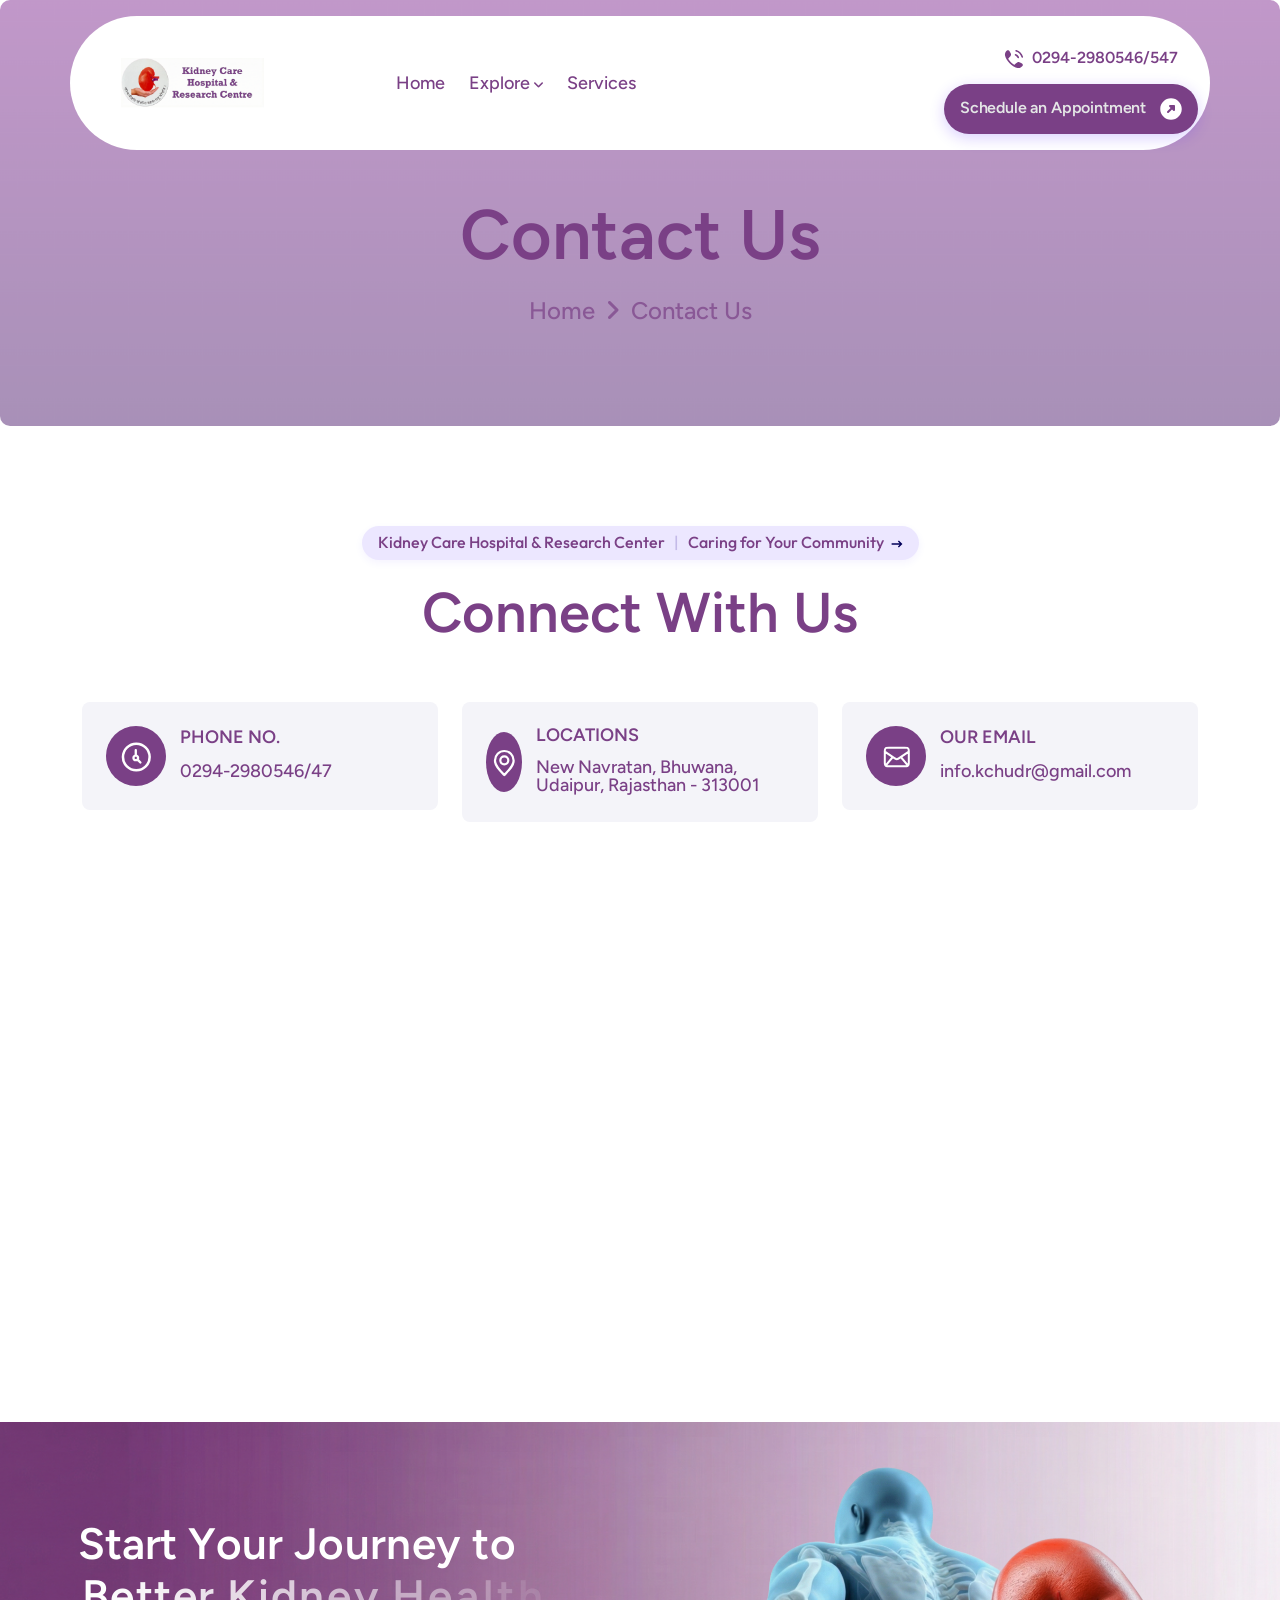
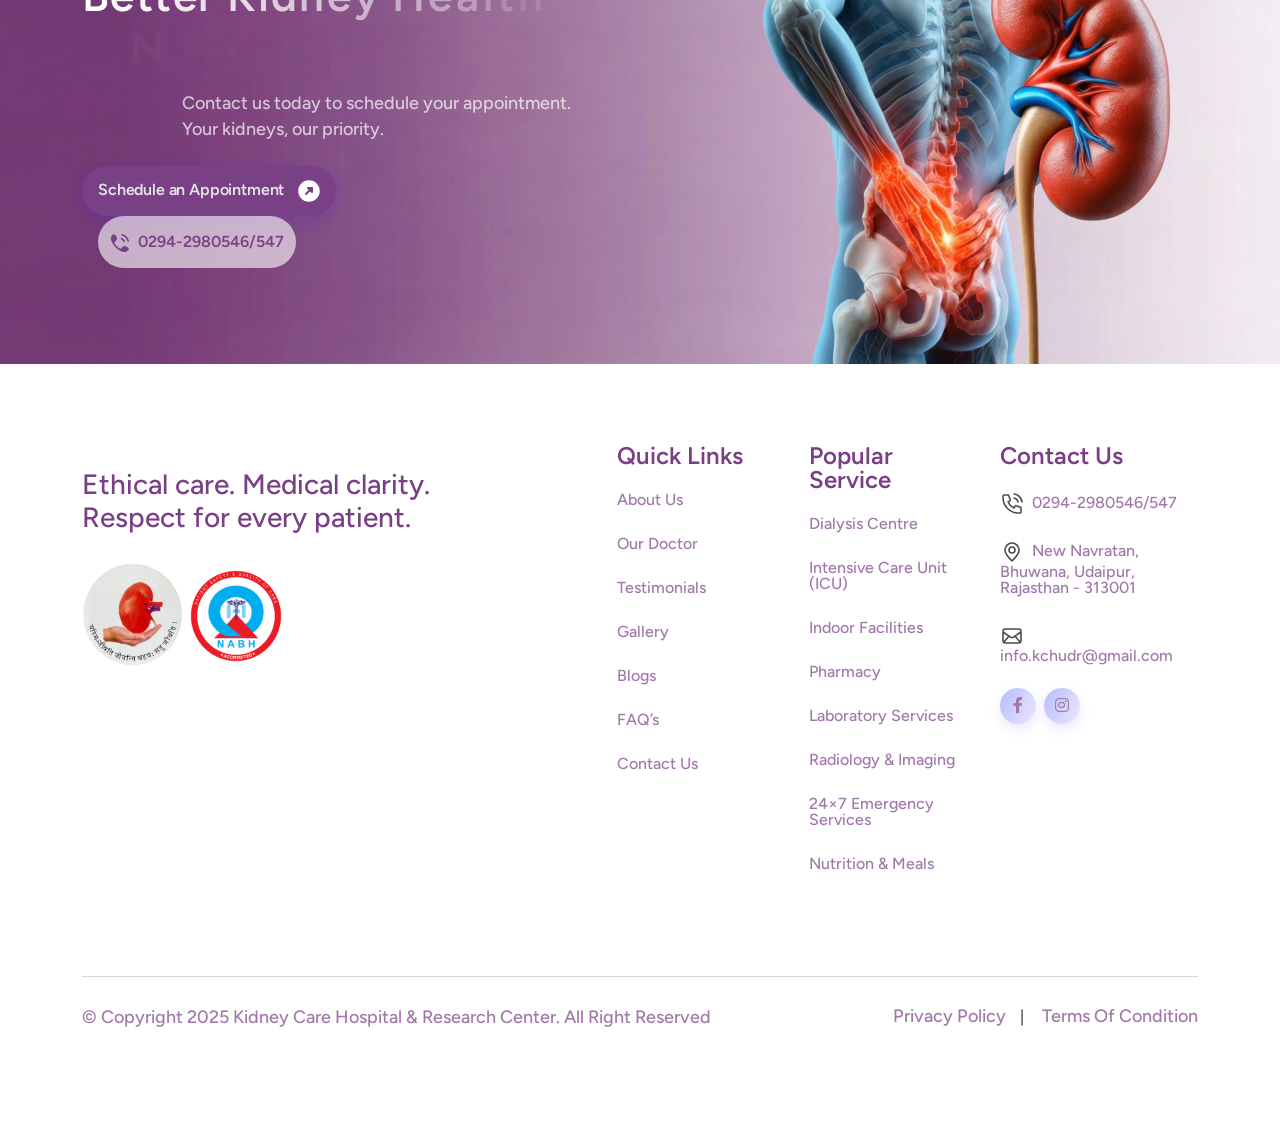
<file: contact.html>
<!DOCTYPE html>
<html lang="en">
<head>
    <meta charset="UTF-8">
    <meta name="viewport" content="width=device-width, initial-scale=1.0">
    <title>Kidney Care Hospital & Research Center - Contact Us</title>
    <link rel="shortcut icon" href="assets/img/logo/1.png">
    <link rel="stylesheet" href="assets/css/plugins/bootstrap.min.css">
    <link rel="stylesheet" href="assets/css/plugins/aos.css">
    <link rel="stylesheet" href="assets/css/plugins/fontawesome.css">
    <link rel="stylesheet" href="assets/css/plugins/magnific-popup.css">
    <link rel="stylesheet" href="assets/css/plugins/owlcarousel.min.css">
    <link rel="stylesheet" href="assets/css/plugins/sidebar.css">
    <link rel="stylesheet" href="assets/css/plugins/slick-slider.css">
    <link rel="stylesheet" href="assets/css/plugins/nice-select.css">
    <link rel="stylesheet" href="assets/css/plugins/swiper-bundle.css">
    <link rel="stylesheet" href="assets/css/main.css">
    <script src="assets/js/plugins/jquery-3-7-1.min.js"></script>
</head>

<body class="homepage1-body">

<!--===== PRELOADER STARTS =======-->
<div class="cs_preloader">
    <div class="cs_preloader_in">
      <div class="cs_wave_first">
        <svg enable-background="new 0 0 300.08 300.08" viewBox="0 0 300.08 300.08" xmlns="http://www.w3.org/2000/svg"><path d="m293.26 184.14h-82.877l-12.692-76.138c-.546-3.287-3.396-5.701-6.718-5.701-.034 0-.061 0-.089 0-3.369.027-6.199 2.523-6.677 5.845l-12.507 87.602-14.874-148.69c-.355-3.43-3.205-6.056-6.643-6.138-.048 0-.096 0-.143 0-3.39 0-6.274 2.489-6.752 5.852l-19.621 137.368h-9.405l-12.221-42.782c-.866-3.028-3.812-5.149-6.8-4.944-3.13.109-5.777 2.332-6.431 5.395l-8.941 42.332h-73.049c-3.771 0-6.82 3.049-6.82 6.82 0 3.778 3.049 6.82 6.82 6.82h78.566c3.219 0 6.002-2.251 6.67-5.408l4.406-20.856 6.09 21.313c.839 2.939 3.526 4.951 6.568 4.951h20.46c3.396 0 6.274-2.489 6.752-5.845l12.508-87.596 14.874 148.683c.355 3.437 3.205 6.056 6.643 6.138h.143c3.39 0 6.274-2.489 6.752-5.845l14.227-99.599 6.397 38.362c.546 3.287 3.396 5.702 6.725 5.702h88.66c3.771 0 6.82-3.049 6.82-6.82-.001-3.772-3.05-6.821-6.821-6.821z"></path></svg>
      </div>
      <div class="cs_wave_second">
        <svg enable-background="new 0 0 300.08 300.08" viewBox="0 0 300.08 300.08" xmlns="http://www.w3.org/2000/svg"><path d="m293.26 184.14h-82.877l-12.692-76.138c-.546-3.287-3.396-5.701-6.718-5.701-.034 0-.061 0-.089 0-3.369.027-6.199 2.523-6.677 5.845l-12.507 87.602-14.874-148.69c-.355-3.43-3.205-6.056-6.643-6.138-.048 0-.096 0-.143 0-3.39 0-6.274 2.489-6.752 5.852l-19.621 137.368h-9.405l-12.221-42.782c-.866-3.028-3.812-5.149-6.8-4.944-3.13.109-5.777 2.332-6.431 5.395l-8.941 42.332h-73.049c-3.771 0-6.82 3.049-6.82 6.82 0 3.778 3.049 6.82 6.82 6.82h78.566c3.219 0 6.002-2.251 6.67-5.408l4.406-20.856 6.09 21.313c.839 2.939 3.526 4.951 6.568 4.951h20.46c3.396 0 6.274-2.489 6.752-5.845l12.508-87.596 14.874 148.683c.355 3.437 3.205 6.056 6.643 6.138h.143c3.39 0 6.274-2.489 6.752-5.845l14.227-99.599 6.397 38.362c.546 3.287 3.396 5.702 6.725 5.702h88.66c3.771 0 6.82-3.049 6.82-6.82-.001-3.772-3.05-6.821-6.821-6.821z"></path></svg>
      </div>
    </div>
  </div>
<!--===== PRELOADER ENDS =======-->

<!--===== PROGRESS STARTS=======-->
<div class="paginacontainer">
     <div class="progress-wrap">
       <svg class="progress-circle svg-content" width="100%" height="100%" viewBox="-1 -1 102 102">
         <path d="M50,1 a49,49 0 0,1 0,98 a49,49 0 0,1 0,-98"/>
       </svg>
     </div>
   </div>
 <!--===== PROGRESS ENDS=======-->

<!--=====HEADER START=======-->
<header class="homepage4-body">
  <div id="vl-header-sticky" class="vl-header-area vl-transparent-header">
      <div class="container">
          <div class="row align-items-center row-bg1">
              <div class="col-lg-2 col-md-6 col-6">
                  <div class="vl-logo">
                      <a href="index.html"><img src="assets/img/logo/logo+text.png" alt=""></a>
                  </div>
              </div>
              <div class="col-lg-5 d-none d-lg-block">
                  <div class="vl-main-menu text-center">
                         <nav class="vl-mobile-menu-active">
                          <ul>
                              <li class="has-dropdown">
                                  <a href="index.html">Home <span class="arrow-size"></i></span></a>
                                 
                              </li>
                              <li class="has-dropdown">
                                <a href="#">Explore <span class="arrow-size"><i class="fa-solid fa-angle-down d-lg-inline d-none"></i></span></a>
                                  <ul class="sub-menu">
                                      <li><a href="about.html">About Us</a></li>
                                      <li><a href="doctor.html">Our Doctor</a></li>
                                      <li><a href="testimonial.html">Testimonials</a></li>
                                      <li><a href="Gallery.html">Gallery</a></li>
                                      <li><a href="https://drsoniagupta.exlyapp.com/blog">Blogs</a></li>
                                      <li><a href="faq.html">FAQ’s</a></li>
                                      <li><a href="contact.html">Contact Us</a></li>
                                      
                                  </ul>
                              </li>
                              <li class="has-dropdown">
                                  <a href="services.html">Services <span class="arrow-size"></i></span></a>
                              </li> 
                          </ul>
                      </nav>
                  </div>
              </div>
              <div class="col-lg-5 col-md-6 col-6">
                <div class="vl-hero-btn d-none d-lg-block text-end">
                  <div class="btn-area1">
                    <a href="tel: 0294-2980546/547" class="phone"><svg xmlns="http://www.w3.org/2000/svg" width="20" height="20" viewBox="0 0 20 20" fill="none">
                        <g clip-path="url(#clip0_5825_4343)">
                          <path d="M4.32688 1.17598C4.79912 1.27359 5.1752 1.59087 5.40887 2.01006L6.15321 3.34544C6.42738 3.83727 6.65811 4.25117 6.80878 4.61098C6.96862 4.99266 7.06355 5.36904 7.02016 5.78518C6.97676 6.20131 6.80622 6.55001 6.57107 6.8905C6.3494 7.21148 6.03823 7.56888 5.66848 7.99356L4.57431 9.25038C4.37824 9.47563 4.2802 9.58821 4.27124 9.72896C4.26228 9.86971 4.34263 9.98996 4.50333 10.2304C5.87299 12.2796 7.71894 14.1262 9.76983 15.497C10.0103 15.6577 10.1305 15.738 10.2712 15.7291C10.412 15.7201 10.5247 15.6221 10.7498 15.426L12.0067 14.3318C12.4314 13.962 12.7888 13.6509 13.1098 13.4292C13.4502 13.194 13.799 13.0235 14.2151 12.9801C14.6312 12.9367 15.0077 13.0317 15.3893 13.1915C15.7491 13.3422 16.163 13.5729 16.6547 13.847L17.9902 14.5915C18.4094 14.8251 18.7267 15.2012 18.8243 15.6734C18.9229 16.1505 18.7775 16.6302 18.4562 17.0244C17.2904 18.4547 15.4227 19.3654 13.4633 18.9701C12.259 18.7272 11.0707 18.3225 9.63342 17.4982C6.74558 15.842 4.15636 13.2514 2.50212 10.367C1.67786 8.92963 1.2731 7.74134 1.03015 6.53696C0.634898 4.5776 1.54559 2.70987 2.9759 1.54412C3.37009 1.22284 3.84971 1.07736 4.32688 1.17598Z" fill="#7a4086"/>
                          <path fill-rule="evenodd" clip-rule="evenodd" d="M11.3062 1.54C11.4337 1.0978 11.8957 0.842779 12.3379 0.970388C15.5607 1.90041 18.099 4.43862 19.0292 7.66132C19.1567 8.1035 18.9017 8.56545 18.4596 8.69304C18.0174 8.8207 17.5554 8.5657 17.4278 8.1235C16.6565 5.45101 14.5483 3.34295 11.8757 2.57171C11.4336 2.4441 11.1786 1.98219 11.3062 1.54ZM10.7947 5.47187C10.9747 5.04825 11.4639 4.85066 11.8876 5.03055C13.2723 5.6186 14.381 6.72725 14.969 8.11199C15.1489 8.53562 14.9513 9.02487 14.5277 9.20479C14.1041 9.38462 13.6148 9.18704 13.4349 8.76345C13.0157 7.77614 12.2234 6.9839 11.2361 6.56463C10.8125 6.38474 10.6149 5.8955 10.7947 5.47187Z" fill="#7a4086"/>
                        </g>
                        <defs>
                          <clipPath id="clip0_5825_4343">
                            <rect width="20" height="20" fill="white"/>
                          </clipPath>
                        </defs>
                      </svg> 0294-2980546/547</a>
                    <a href="https://drsoniaudr.exlyapp.com/c9c3bec6-f6fc-4d8c-a2ba-df7ff831e354" class="vl-btn4">Schedule an Appointment <span><svg xmlns="http://www.w3.org/2000/svg" width="22" height="22" viewBox="0 0 22 22" fill="none">
                        <path fill-rule="evenodd" clip-rule="evenodd" d="M11 0.25C5.06294 0.25 0.25 5.06294 0.25 11C0.25 16.9371 5.06294 21.75 11 21.75C16.9371 21.75 21.75 16.9371 21.75 11C21.75 5.06294 16.9371 0.25 11 0.25ZM10 7C9.5955 7 9.2309 7.24364 9.0761 7.61732C8.92134 7.99099 9.0069 8.42111 9.2929 8.70711L10.5858 10L7.29289 13.2929C6.90237 13.6834 6.90237 14.3166 7.29289 14.7071C7.68342 15.0976 8.31658 15.0976 8.70711 14.7071L12 11.4142L13.2929 12.7071C13.5789 12.9931 14.009 13.0787 14.3827 12.9239C14.7564 12.7691 15 12.4045 15 12V8C15 7.44772 14.5523 7 14 7H10Z" fill="white"/>
                      </svg></span></a>
                </div>
                </div>
                <div class="vl-header-action-item d-block d-lg-none">
                  <button type="button" class="vl-offcanvas-toggle">
                    <i class="fa-solid fa-bars-staggered"></i>
                  </button>
               </div>
              </div>
          </div>
      </div>
  </div>
</header>
 <!--=====HEADER END =======-->

<!--===== MOBILE HEADER STARTS =======-->
<div class="homepage4-body">
  <div class="vl-offcanvas">
    <div class="vl-offcanvas-wrapper">
        <div class="vl-offcanvas-header d-flex justify-content-between align-items-center mb-90">
            <div class="vl-offcanvas-logo">
            </div>
            <div class="vl-offcanvas-close">
               <button class="vl-offcanvas-close-toggle"><a href="index.html"><img src="assets/img/logo/1.png" alt=""></a></button>
            </div>
        </div>

        <div class="vl-offcanvas-menu d-lg-none mb-40">
            <nav></nav>
        </div>

        <div class="space20"></div>
        <div class="vl-offcanvas-info">
            <h3 class="vl-offcanvas-sm-title">Contact Us</h3>
            <div class="space20"></div>
            <span><a href="mailto:info.kchudr@gmail.com"> <i class="fa-regular fa-envelope"></i>info.kchudr@gmail.com</a></span>
            <span><a href="tel: 0294-2980546/547"><i class="fa-solid fa-phone"></i>  0294-2980546/547</a></span>
            <span><a href="#"><i class="fa-solid fa-location-dot"></i> New Navratan, Bhuwana, Udaipur, Rajasthan - 313001</a></span>
        </div>
        <div class="space20"></div>
        <div class="vl-offcanvas-social">
            <h3 class="vl-offcanvas-sm-title">Follow Us</h3>
            <div class="space20"></div>
            <a href="https://www.facebook.com/people/Kidney-Care-Hospital-and-Research-Center/100068045023616/"><i class="fab fa-facebook-f"></i></a>
            <a href="https://www.instagram.com/kidneyhospitaludaipur/"><i class="fab fa-instagram"></i></a>
         </div>
    </div>
</div>
<div class="vl-offcanvas-overlay"></div>
</div>
<!--===== MOBILE HEADER STARTS =======-->

<!--===== HERO AREA STARTS =======-->
<div class="inner-header-section-area" style="background-image: url(assets/img/all-images/bg/Screenshot\ 2025-12-11\ 163309.png); background-position: center; background-repeat: no-repeat; background-size: cover;">
  <div class="container">
    <div class="row align-items-center">
      <div class="col-lg-12">
        <div class="hero-header">
          <h1 class="text-anime-style-1">Contact Us</h1>
          <div class="space28"></div>
          <a href="index.html" class="bradecrumb">Home <i class="fa-solid fa-angle-right"></i> Contact Us</a>
        </div>
      </div>
    </div>
  </div>
</div>
<!--===== HERO AREA ENDS =======-->

<!--===== CONTACT AREA STARTS =======-->
<div class="contact-inner-section-area sp2">
    <div class="container">
      <div class="row">
        <div class="col-lg-8 m-auto">
          <div class="heading4 text-center space-margin60">
            <h5 class="vl-section-subtitle">Kidney Care Hospital & Research Center <span> | </span> Caring for Your Community <svg xmlns="http://www.w3.org/2000/svg" width="13" height="8" viewBox="0 0 13 8" fill="none">
              <path d="M0.667969 4.00033H11.049M8.00137 7.33366L11.3346 4.00033L8.0013 0.666992" stroke="#02015A" stroke-width="1.5"/>
            </svg>
          </h5>
          <div class="space24"></div>
          <h2 class="vl-section-title text-anime-style-3">Connect With Us</h2>
          </div>
        </div>
      </div>
      <div class="row">
        <div class="col-lg-12">
            <div class="contact-single-boxarea2">
              <div class="row">
                <div class="col-lg-4 col-md-6">
                  <div class="single-box">
                    <div class="icons">
                      <svg xmlns="http://www.w3.org/2000/svg" width="33" height="32" viewBox="0 0 33 32" fill="none">
                        <path d="M16.305 29.3327C23.6688 29.3327 29.6383 23.3631 29.6383 15.9993C29.6383 8.63555 23.6688 2.66602 16.305 2.66602C8.94122 2.66602 2.97168 8.63555 2.97168 15.9993C2.97168 23.3631 8.94122 29.3327 16.305 29.3327Z" stroke="#1C293F" stroke-width="2.5"/>
                        <path d="M16.9351 9.15785C16.9351 8.51839 16.4167 8 15.7772 8C15.1378 8 14.6194 8.51839 14.6194 9.15785H16.9351ZM18.9116 18.3738C18.4594 17.9217 17.7264 17.9217 17.2743 18.3738C16.8221 18.826 16.8221 19.559 17.2743 20.0112L18.9116 18.3738ZM19.59 22.3269C20.0421 22.7791 20.7751 22.7791 21.2273 22.3269C21.6795 21.8747 21.6795 21.1417 21.2273 20.6895L19.59 22.3269ZM14.6194 9.15785V14.5611H16.9351V9.15785H14.6194ZM17.2743 20.0112L19.59 22.3269L21.2273 20.6895L18.9116 18.3738L17.2743 20.0112ZM16.9351 16.8768C16.9351 17.5163 16.4167 18.0347 15.7772 18.0347V20.3504C17.6956 20.3504 19.2508 18.7951 19.2508 16.8768H16.9351ZM15.7772 18.0347C15.1378 18.0347 14.6194 17.5163 14.6194 16.8768H12.3037C12.3037 18.7951 13.8589 20.3504 15.7772 20.3504V18.0347ZM14.6194 16.8768C14.6194 16.2374 15.1378 15.719 15.7772 15.719V13.4033C13.8589 13.4033 12.3037 14.9585 12.3037 16.8768H14.6194ZM15.7772 15.719C16.4167 15.719 16.9351 16.2374 16.9351 16.8768H19.2508C19.2508 14.9585 17.6956 13.4033 15.7772 13.4033V15.719Z" fill="#1C293F"/>
                      </svg>
                    </div>
                    <div class="text">
                      <h4>Phone No.</h4>
                      <div class="space14"></div>
                      <a href="tel:2980546">0294-2980546/47</a>
                    </div>
                  </div>
                </div>
    
                <div class="col-lg-4 col-md-6">
                  <div class="single-box">
                    <div class="icons">
                      <svg xmlns="http://www.w3.org/2000/svg" width="33" height="32" viewBox="0 0 33 32" fill="none">
                        <path d="M16.3031 28C20.9697 23.2 25.6364 18.9019 25.6364 13.6C25.6364 8.29807 21.4577 4 16.3031 4C11.1484 4 6.96973 8.29807 6.96973 13.6C6.96973 18.9019 11.6364 23.2 16.3031 28Z" stroke="#1C293F" stroke-width="2.2" stroke-linecap="round" stroke-linejoin="round"/>
                        <path d="M16.3037 17.332C18.5129 17.332 20.3037 15.5412 20.3037 13.332C20.3037 11.1229 18.5129 9.33203 16.3037 9.33203C14.0945 9.33203 12.3037 11.1229 12.3037 13.332C12.3037 15.5412 14.0945 17.332 16.3037 17.332Z" stroke="#1C293F" stroke-width="2.2" stroke-linecap="round" stroke-linejoin="round"/>
                      </svg>
                    </div>
                    <div class="text">
                      <h4>locations</h4>
                      <div class="space14"></div>
                      <a href="https://www.google.com/maps/place/Kidney+Care+Hospital+%26+Research+Center/@24.6246381,73.6994026,17z/data=!3m1!4b1!4m6!3m5!1s0x3967e573ae14490d:0xe919c4085b628d35!8m2!3d24.6246381!4d73.6994026!16s%2Fg%2F11b5ykpfkq?entry=ttu&g_ep=EgoyMDI1MTIwOS4wIKXMDSoKLDEwMDc5MjA2N0gBUAM%3D">New Navratan, Bhuwana, Udaipur, Rajasthan - 313001</a>
                    </div>
                  </div>
                </div>
    
                <div class="col-lg-4 col-md-6">
                  <div class="single-box">
                    <div class="icons">
                      <svg xmlns="http://www.w3.org/2000/svg" width="33" height="32" viewBox="0 0 33 32" fill="none">
                        <path d="M6.13704 24.0013L12.8037 16.0013M27.4704 24.0013L20.8037 16.0013M4.80371 10.668L14.437 17.0901C15.2924 17.6604 15.72 17.9456 16.1822 18.0562C16.5908 18.1542 17.0166 18.1542 17.4252 18.0562C17.8874 17.9456 18.315 17.6604 19.1704 17.0901L28.8037 10.668M9.07038 25.3346H24.537C26.0305 25.3346 26.7773 25.3346 27.3477 25.044C27.8494 24.7884 28.2574 24.3804 28.513 23.8786C28.8037 23.3082 28.8037 22.5614 28.8037 21.068V10.9346C28.8037 9.44117 28.8037 8.69442 28.513 8.124C28.2574 7.62222 27.8494 7.21428 27.3477 6.95862C26.7773 6.66797 26.0305 6.66797 24.537 6.66797H9.07038C7.57691 6.66797 6.83016 6.66797 6.25974 6.95862C5.75796 7.21428 5.35002 7.62222 5.09436 8.124C4.80371 8.69442 4.80371 9.44116 4.80371 10.9346V21.068C4.80371 22.5614 4.80371 23.3082 5.09436 23.8786C5.35002 24.3804 5.75796 24.7884 6.25974 25.044C6.83016 25.3346 7.5769 25.3346 9.07038 25.3346Z" stroke="#1C293F" stroke-width="2" stroke-linecap="round" stroke-linejoin="round"/>
                      </svg>
                    </div>
                    <div class="text">
                      <h4>Our Email</h4>
                      <div class="space14"></div>
                      <a href="mailto:info.kchudr@gmail.com">info.kchudr@gmail.com</a>
                    </div>
                  </div>
                </div>
              </div>
            </div>
          </div>
          <div class="space60"></div>
        <!-- FULL WIDTH MAP -->
        <div class="row">
          <div class="col-lg-12">
            <div style="
              width:100%;
              height:450px;
              overflow:hidden;
              border-radius:12px;
            ">
              <iframe
                src="https://www.google.com/maps/embed?pb=!1m18!1m12!1m3!1d3636.2290124605206!2d73.69703331500124!3d24.624638181430756!2m3!1f0!2f0!3f0!3m2!1i1024!2i768!4f13.1!3m3!1m2!1s0x3967e573ae14490d%3A0xe919c4085b628d35!2sKidney%20Care%20Hospital%20%26%20Research%20Center!5e0!3m2!1sen!2sin!4v1703547049848!5m2!1sen!2sin"
                loading="lazy"
                allowfullscreen
                referrerpolicy="no-referrer-when-downgrade"
                style="
                  width:100%;
                  height:100%;
                  border:0;
                  display:block;
                ">
              </iframe>
            </div>
          </div>
        </div>
    </div>
</div>
<div class="space60"></div>

  <!--===== CONTACT AREA ENDS =======-->

<!--===== CTA AREA STARTS =======-->
<div class="cta4-section-area" style="background-image: url(assets/img/all-images/bg/bg5.png); background-position: center; background-size: cover; background-repeat: no-repeat;">
  <div class="container">
    <div class="row align-items-center">
      <div class="col-lg-5">
        <div class="cta-content-area heading1">
          <h2 class="text-anime-style-3">Start Your Journey to Better Kidney Health Now</h2>
          <div class="space16"></div>
          <p data-aos="fade-left" data-aos-duration="900">Contact us today to schedule your appointment.</p>
          <p data-aos="fade-left" data-aos-duration="900">Your kidneys, our priority.</p>
          <div class="space24"></div>
          <div class="btn-area1">
            <a href="https://drsoniaudr.exlyapp.com/c9c3bec6-f6fc-4d8c-a2ba-df7ff831e354" class="vl-btn4">Schedule an Appointment <span><svg xmlns="http://www.w3.org/2000/svg" width="22" height="22" viewBox="0 0 22 22" fill="none">
                <path fill-rule="evenodd" clip-rule="evenodd" d="M11 0.25C5.06294 0.25 0.25 5.06294 0.25 11C0.25 16.9371 5.06294 21.75 11 21.75C16.9371 21.75 21.75 16.9371 21.75 11C21.75 5.06294 16.9371 0.25 11 0.25ZM10 7C9.5955 7 9.2309 7.24364 9.0761 7.61732C8.92134 7.99099 9.0069 8.42111 9.2929 8.70711L10.5858 10L7.29289 13.2929C6.90237 13.6834 6.90237 14.3166 7.29289 14.7071C7.68342 15.0976 8.31658 15.0976 8.70711 14.7071L12 11.4142L13.2929 12.7071C13.5789 12.9931 14.009 13.0787 14.3827 12.9239C14.7564 12.7691 15 12.4045 15 12V8C15 7.44772 14.5523 7 14 7H10Z" fill="white"/>
              </svg></span></a>
              <a href="tel: 0294-2980546/547" class="phone"><svg xmlns="http://www.w3.org/2000/svg" width="20" height="20" viewBox="0 0 20 20" fill="none">
                <g clip-path="url(#clip0_5825_4343)">
                  <path d="M4.32688 1.17598C4.79912 1.27359 5.1752 1.59087 5.40887 2.01006L6.15321 3.34544C6.42738 3.83727 6.65811 4.25117 6.80878 4.61098C6.96862 4.99266 7.06355 5.36904 7.02016 5.78518C6.97676 6.20131 6.80622 6.55001 6.57107 6.8905C6.3494 7.21148 6.03823 7.56888 5.66848 7.99356L4.57431 9.25038C4.37824 9.47563 4.2802 9.58821 4.27124 9.72896C4.26228 9.86971 4.34263 9.98996 4.50333 10.2304C5.87299 12.2796 7.71894 14.1262 9.76983 15.497C10.0103 15.6577 10.1305 15.738 10.2712 15.7291C10.412 15.7201 10.5247 15.6221 10.7498 15.426L12.0067 14.3318C12.4314 13.962 12.7888 13.6509 13.1098 13.4292C13.4502 13.194 13.799 13.0235 14.2151 12.9801C14.6312 12.9367 15.0077 13.0317 15.3893 13.1915C15.7491 13.3422 16.163 13.5729 16.6547 13.847L17.9902 14.5915C18.4094 14.8251 18.7267 15.2012 18.8243 15.6734C18.9229 16.1505 18.7775 16.6302 18.4562 17.0244C17.2904 18.4547 15.4227 19.3654 13.4633 18.9701C12.259 18.7272 11.0707 18.3225 9.63342 17.4982C6.74558 15.842 4.15636 13.2514 2.50212 10.367C1.67786 8.92963 1.2731 7.74134 1.03015 6.53696C0.634898 4.5776 1.54559 2.70987 2.9759 1.54412C3.37009 1.22284 3.84971 1.07736 4.32688 1.17598Z" fill="#7a4086"/>
                  <path fill-rule="evenodd" clip-rule="evenodd" d="M11.3062 1.54C11.4337 1.0978 11.8957 0.842779 12.3379 0.970388C15.5607 1.90041 18.099 4.43862 19.0292 7.66132C19.1567 8.1035 18.9017 8.56545 18.4596 8.69304C18.0174 8.8207 17.5554 8.5657 17.4278 8.1235C16.6565 5.45101 14.5483 3.34295 11.8757 2.57171C11.4336 2.4441 11.1786 1.98219 11.3062 1.54ZM10.7947 5.47187C10.9747 5.04825 11.4639 4.85066 11.8876 5.03055C13.2723 5.6186 14.381 6.72725 14.969 8.11199C15.1489 8.53562 14.9513 9.02487 14.5277 9.20479C14.1041 9.38462 13.6148 9.18704 13.4349 8.76345C13.0157 7.77614 12.2234 6.9839 11.2361 6.56463C10.8125 6.38474 10.6149 5.8955 10.7947 5.47187Z" fill="#7a4086"/>
                </g>
                <defs>
                  <clipPath id="clip0_5825_4343M">
                    <rect width="20" height="20" fill="white"/>
                  </clipPath>
                </defs>
              </svg> 0294-2980546/547</a>
        </div>
        </div>
      </div>

      <div class="col-lg-3"></div>
      <div class="col-lg-4">
        <div class="cta-circle-area">
          <div class="img1">
            <img 
                src="assets/img/logo/cta.png" 
                alt="">
          </div>
        </div>
      </div>
    </div>
  </div>
</div>
<!--===== CTA AREA ENDS =======-->

<!--===== FOOTER AREA STARTS =======-->
<div class="vl-footer4-section-area" style="background-image: url(assets/img/all-images/bg/bg4.png); background-position: center; background-repeat: no-repeat; background-size: cover;">
  <div class="container">
    <div class="row">
      <div class="col-lg-5 col-md-6">
        <div class="footer-description-area">
            <div class="space24"></div>
            <h3 style="color: #7a4086;">Ethical care. Medical clarity.<br>Respect for every patient.</h3>
            <div class="space28"></div>
            <img src="assets/img/logo/1.png" style="max-width: 100px; height: auto;" alt="">
            <img src="assets/img/logo/nabh-logo.png" style="max-width: 100px; height: auto;" alt="">
        </div>
      </div>
      <div class="col-lg col-md-6">
        <div class="space30 d-md-none d-block"></div>
        <div class="footer-widget-area foot-padding1">
          <h3>Quick Links</h3>
          <ul>
            <li><a href="about.html">About Us</a></li>
            <li><a href="doctor.html">Our Doctor</a></li>
            <li><a href="testimonial.html">Testimonials</a></li>
            <li><a href="Gallery.html">Gallery</a></li>
            <li><a href="https://drsoniagupta.exlyapp.com/blog">Blogs</a></li>
            <li><a href="faq.html">FAQ’s</a></li>
            <li><a href="contact.html">Contact Us</a></li>
          </ul>
        </div>
      </div>

      <div class="col-lg col-md-6">
        <div class="space30 d-lg-none d-block"></div>
        <div class="footer-widget-area foot-padding2">
          <h3>Popular Service</h3>
          <ul>
              <li><a href="services.html">Dialysis Centre</a></li>
              <li><a href="services.html">Intensive Care Unit (ICU)</a></li>
              <li><a href="services.html">Indoor Facilities</a></li>
              <li><a href="services.html">Pharmacy</a></li>
              <li><a href="services.html">Laboratory Services</a></li>
              <li><a href="services.html">Radiology & Imaging</a></li>
              <li><a href="services.html">24×7 Emergency Services</a></li>
              <li><a href="services.html">Nutrition & Meals</a></li>
          </ul>
        </div>
      </div>

      <div class="col-lg col-md-6">
        <div class="space30 d-lg-none d-block"></div>
        <div class="footer-widget-area">
          <h3>Contact Us</h3>
          <ul>
            <li><a href="tel: 0294-2980546/547"><svg xmlns="http://www.w3.org/2000/svg" width="24" height="24" viewBox="0 0 24 24" fill="none">
              <path d="M14.05 6C15.0268 6.19057 15.9244 6.66826 16.6281 7.37194C17.3318 8.07561 17.8095 8.97326 18 9.95M14.05 2C16.0793 2.22544 17.9716 3.13417 19.4163 4.57701C20.8609 6.01984 21.7721 7.91101 22 9.94M18.5 21C9.93959 21 3 14.0604 3 5.5C3 5.11378 3.01413 4.73086 3.04189 4.35173C3.07375 3.91662 3.08968 3.69907 3.2037 3.50103C3.29814 3.33701 3.4655 3.18146 3.63598 3.09925C3.84181 3 4.08188 3 4.56201 3H7.37932C7.78308 3 7.98496 3 8.15802 3.06645C8.31089 3.12515 8.44701 3.22049 8.55442 3.3441C8.67601 3.48403 8.745 3.67376 8.88299 4.05321L10.0491 7.26005C10.2096 7.70153 10.2899 7.92227 10.2763 8.1317C10.2643 8.31637 10.2012 8.49408 10.0942 8.64506C9.97286 8.81628 9.77145 8.93713 9.36863 9.17882L8 10C9.2019 12.6489 11.3501 14.7999 14 16L14.8212 14.6314C15.0629 14.2285 15.1837 14.0271 15.3549 13.9058C15.5059 13.7988 15.6836 13.7357 15.8683 13.7237C16.0777 13.7101 16.2985 13.7904 16.74 13.9509L19.9468 15.117C20.3262 15.255 20.516 15.324 20.6559 15.4456C20.7795 15.553 20.8749 15.6891 20.9335 15.842C21 16.015 21 16.2169 21 16.6207V19.438C21 19.9181 21 20.1582 20.9007 20.364C20.8185 20.5345 20.663 20.7019 20.499 20.7963C20.3009 20.9103 20.0834 20.9262 19.6483 20.9581C19.2691 20.9859 18.8862 21 18.5 21Z" stroke="#31353D" stroke-width="1.6" stroke-linecap="round" stroke-linejoin="round"/>
            </svg> 0294-2980546/547</a></li>
            <li><a href="#"><svg xmlns="http://www.w3.org/2000/svg" width="24" height="24" viewBox="0 0 24 24" fill="none">
              <path d="M12 21C15.5 17.4 19 14.1764 19 10.2C19 6.22355 15.866 3 12 3C8.13401 3 5 6.22355 5 10.2C5 14.1764 8.5 17.4 12 21Z" stroke="#31353D" stroke-width="1.6" stroke-linecap="round" stroke-linejoin="round"/>
              <path d="M12 13C13.6569 13 15 11.6569 15 10C15 8.34315 13.6569 7 12 7C10.3431 7 9 8.34315 9 10C9 11.6569 10.3431 13 12 13Z" stroke="#31353D" stroke-width="1.6" stroke-linecap="round" stroke-linejoin="round"/>
            </svg> New Navratan, Bhuwana, Udaipur, Rajasthan - 313001</a></li>
            <li><a href="mailto:info.kchudr@gmail.com"><svg xmlns="http://www.w3.org/2000/svg" width="24" height="24" viewBox="0 0 24 24" fill="none">
              <path d="M4 18L9 12M20 18L15 12M3 8L10.225 12.8166C10.8665 13.2443 11.1872 13.4582 11.5339 13.5412C11.8403 13.6147 12.1597 13.6147 12.4661 13.5412C12.8128 13.4582 13.1335 13.2443 13.775 12.8166L21 8M6.2 19H17.8C18.9201 19 19.4802 19 19.908 18.782C20.2843 18.5903 20.5903 18.2843 20.782 17.908C21 17.4802 21 16.9201 21 15.8V8.2C21 7.0799 21 6.51984 20.782 6.09202C20.5903 5.71569 20.2843 5.40973 19.908 5.21799C19.4802 5 18.9201 5 17.8 5H6.2C5.0799 5 4.51984 5 4.09202 5.21799C3.71569 5.40973 3.40973 5.71569 3.21799 6.09202C3 6.51984 3 7.07989 3 8.2V15.8C3 16.9201 3 17.4802 3.21799 17.908C3.40973 18.2843 3.71569 18.5903 4.09202 18.782C4.51984 19 5.07989 19 6.2 19Z" stroke="#31353D" stroke-width="1.6" stroke-linecap="round" stroke-linejoin="round"/>
            </svg>  info.kchudr@gmail.com</a></li>
          </ul>
          <div class="space20"></div>
          <ul class="social-links">
            <li><a href="https://www.facebook.com/people/Kidney-Care-Hospital-and-Research-Center/100068045023616/"><i class="fa-brands fa-facebook-f"></i></a></li>
            <li><a href="https://www.instagram.com/kidneyhospitaludaipur/"><i class="fa-brands fa-instagram"></i></a></li>
          </ul>
        </div>
      </div>
    </div>
    <div class="space100"></div>
    <div class="col-lg-12">
      <div class="copyright-area">
        <a href="#">© Copyright 2025 Kidney Care Hospital & Research Center. All Right Reserved</a>
        <ul>
          <li><a href="#">Privacy Policy</a><span> | </span></li>
          <li><a href="#">Terms Of Condition</a></li>
        </ul>
      </div>
    </div>
  </div>
</div>


<script src="assets/js/plugins/bootstrap.min.js"></script>
<script src="assets/js/plugins/fontawesome.js"></script>
<script src="assets/js/plugins/aos.js"></script>
<script src="assets/js/plugins/counter.js"></script>
<script src="assets/js/plugins/gsap.min.js"></script>
<script src="assets/js/plugins/ScrollTrigger.min.js"></script>
<script src="assets/js/plugins/Splitetext.js"></script>
<script src="assets/js/plugins/SmoothScroll.js"></script>
<script src="assets/js/plugins/sidebar.js"></script>
<script src="assets/js/plugins/magnific-popup.js"></script>
<script src="assets/js/plugins/mobilemenu.js"></script>
<script src="assets/js/plugins/owlcarousel.min.js"></script>
<script src="assets/js/plugins/nice-select.js"></script>
<script src="assets/js/plugins/waypoints.js"></script>
<script src="assets/js/plugins/slick-slider.js"></script>
<script src="assets/js/plugins/circle-progress.js"></script>
<script src="assets/js/plugins/swiper.js"></script>
<script src="assets/js/main.js"></script>

</body>
</html>
</file>
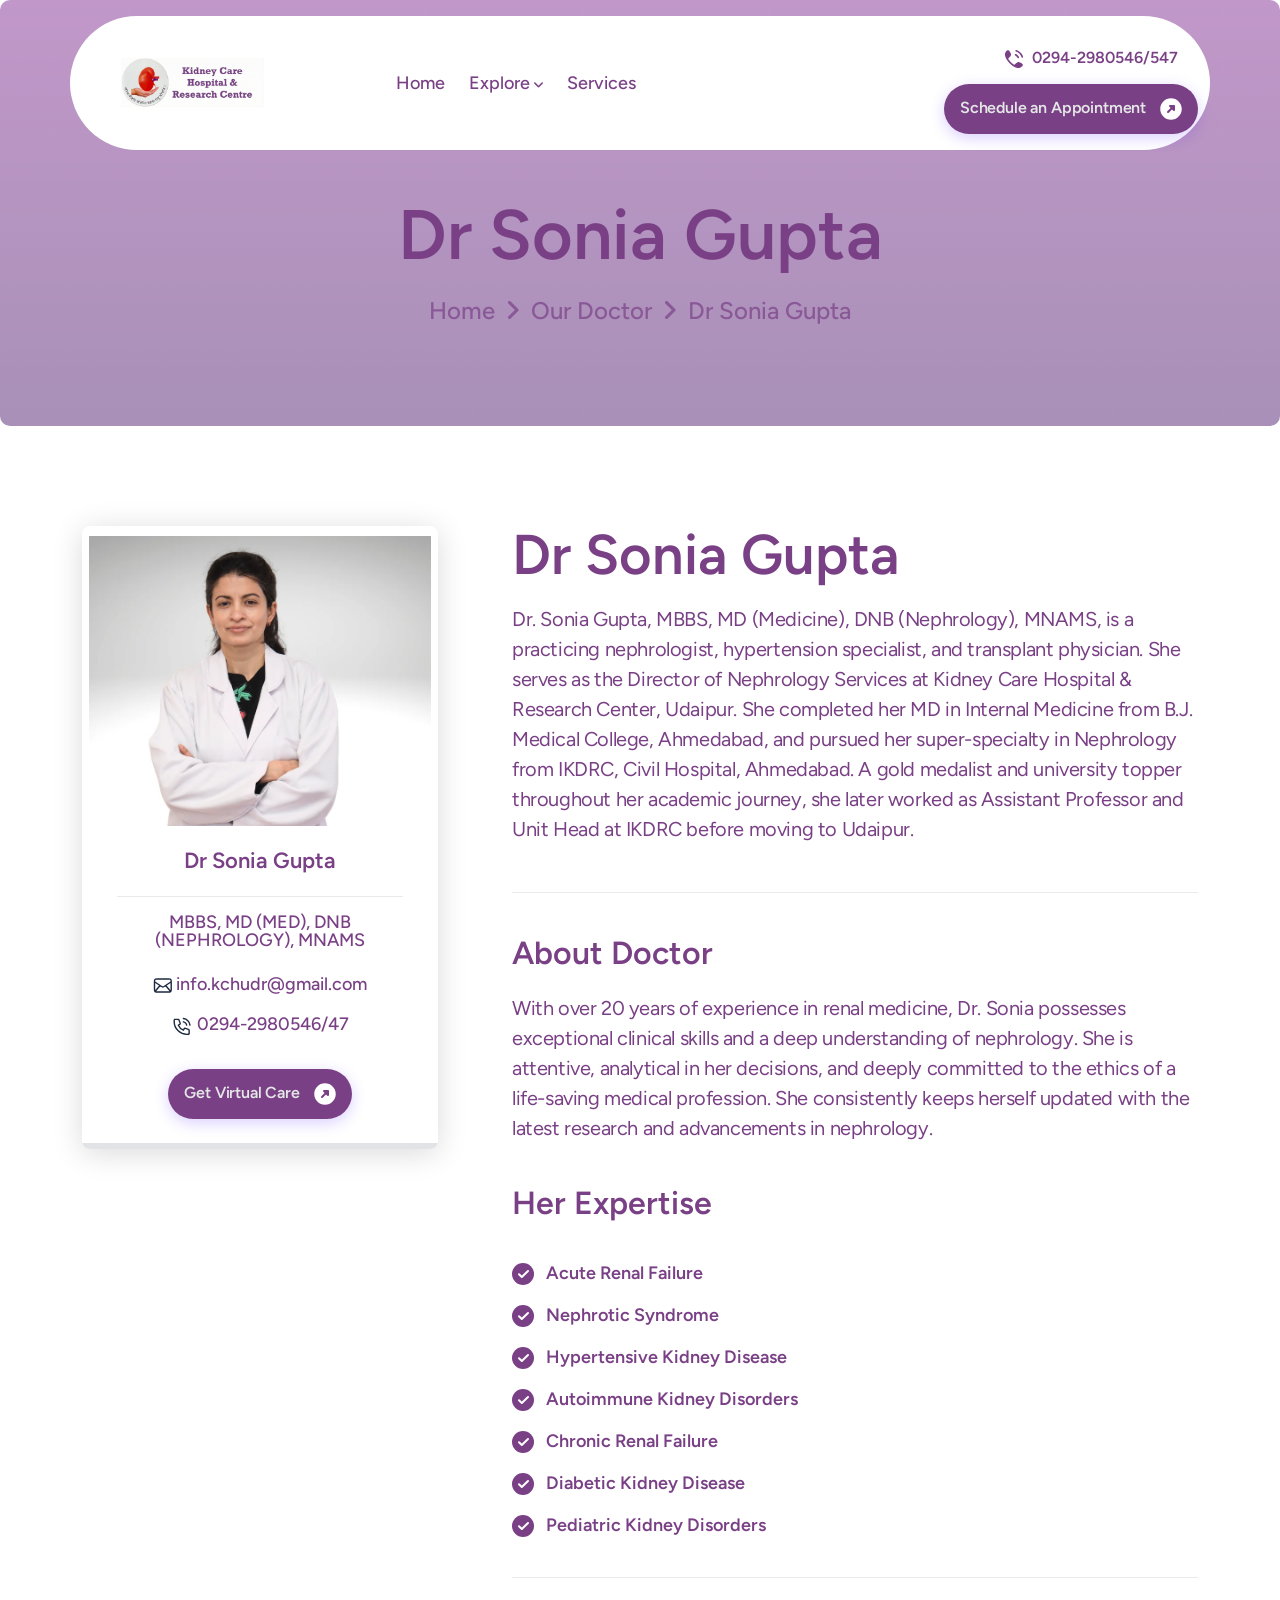
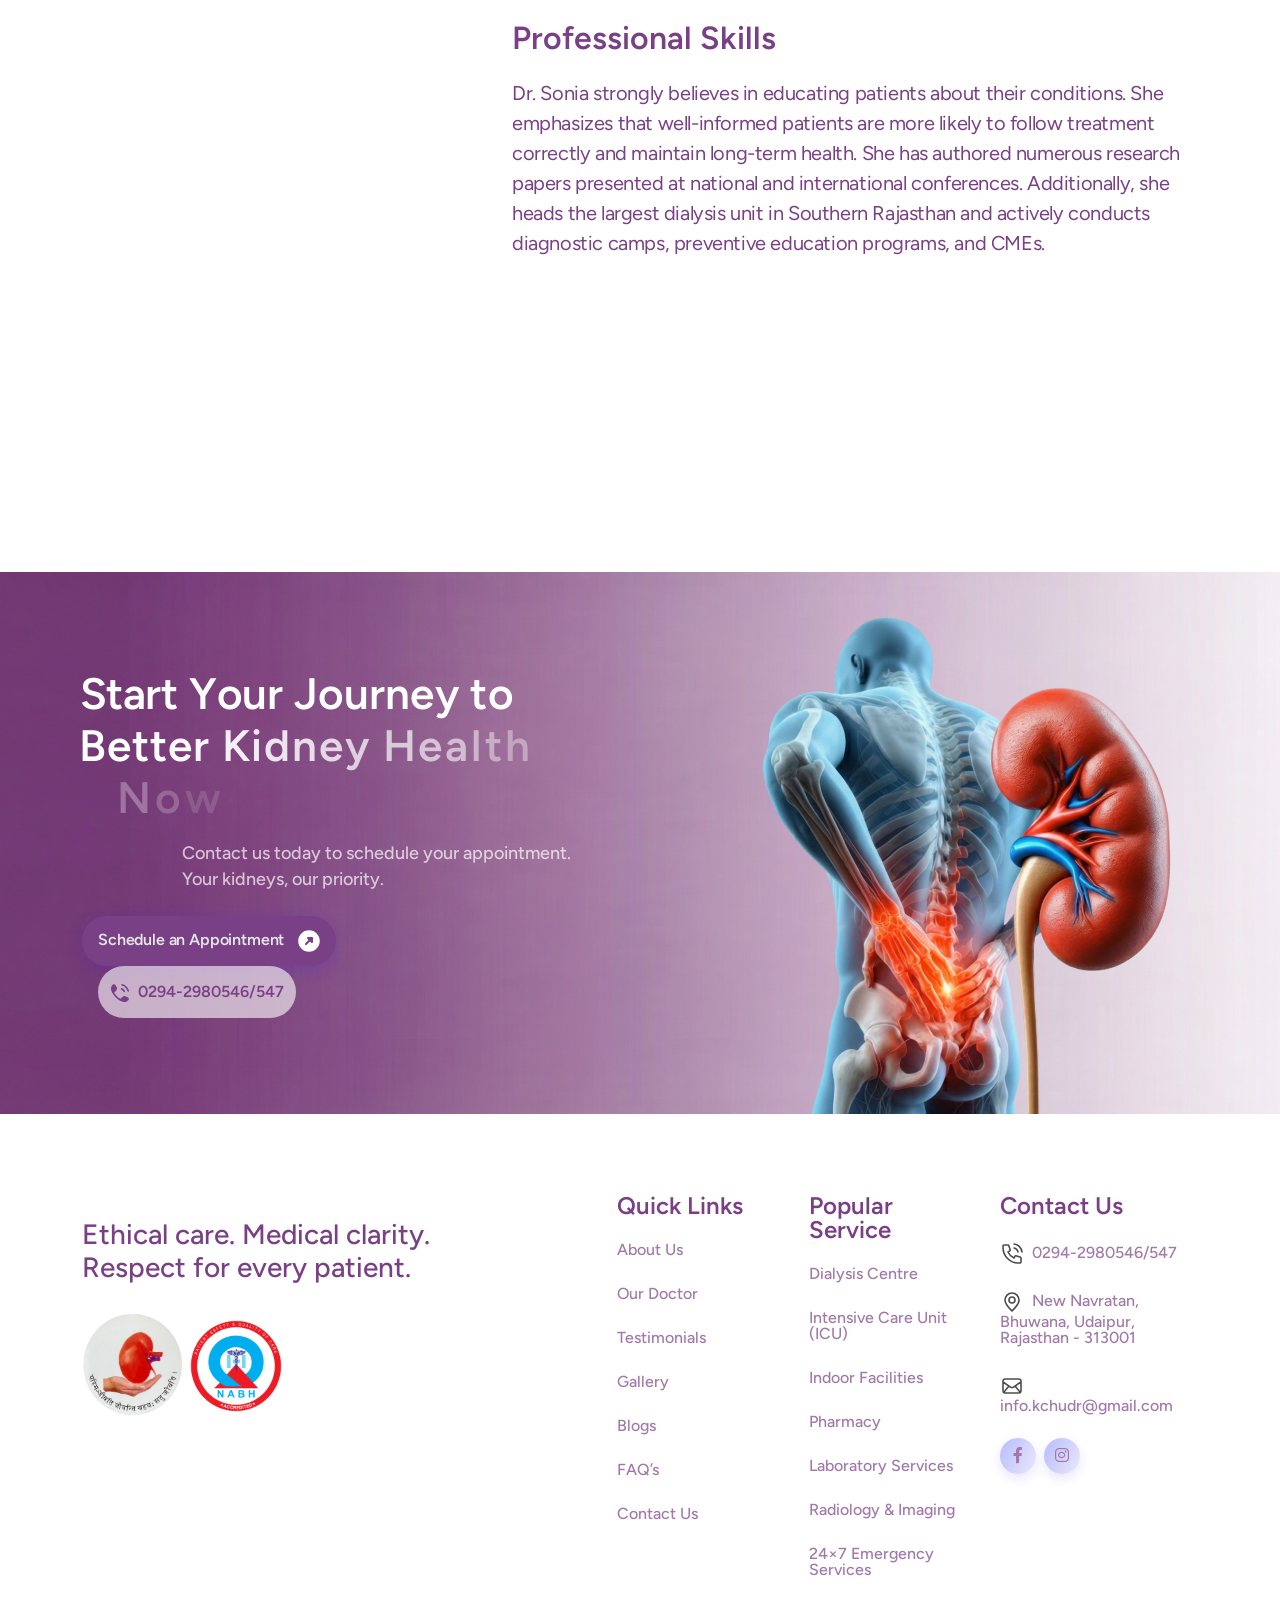
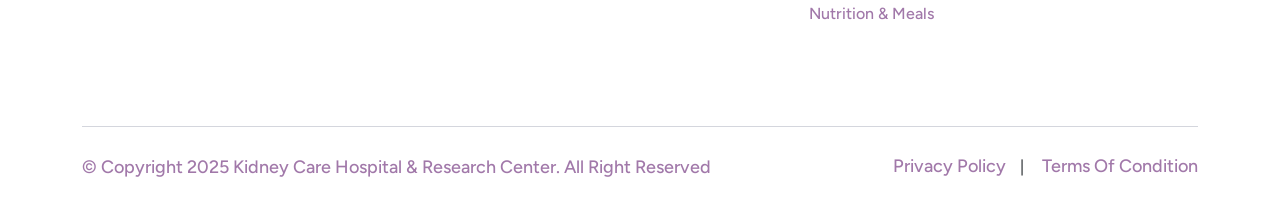
<file: doctor-sonia-gupta.html>
<!DOCTYPE html>
<html lang="en">
<head>
     <meta charset="UTF-8">
     <meta name="viewport" content="width=device-width, initial-scale=1.0">
     <title>Kidney Care Hospital & Research Center - Dr Sonia Gupta</title>

     <!--=====FAB ICON=======-->
    <link rel="shortcut icon" href="assets/img/logo/1.png">

    <!--===== CSS LINK =======-->
    <link rel="stylesheet" href="assets/css/plugins/bootstrap.min.css">
    <link rel="stylesheet" href="assets/css/plugins/aos.css">
    <link rel="stylesheet" href="assets/css/plugins/fontawesome.css">
    <link rel="stylesheet" href="assets/css/plugins/magnific-popup.css">
    <link rel="stylesheet" href="assets/css/plugins/owlcarousel.min.css">
    <link rel="stylesheet" href="assets/css/plugins/sidebar.css">
    <link rel="stylesheet" href="assets/css/plugins/slick-slider.css">
    <link rel="stylesheet" href="assets/css/plugins/nice-select.css">
    <link rel="stylesheet" href="assets/css/plugins/swiper-bundle.css">
    <link rel="stylesheet" href="assets/css/main.css">

    <!--=====  JS SCRIPT LINK =======-->
    <script src="assets/js/plugins/jquery-3-7-1.min.js"></script>
</head>
<body class="homepage1-body">

<!--===== PRELOADER STARTS =======-->
<div class="cs_preloader">
    <div class="cs_preloader_in">
      <div class="cs_wave_first">
        <svg enable-background="new 0 0 300.08 300.08" viewBox="0 0 300.08 300.08" xmlns="http://www.w3.org/2000/svg"><path d="m293.26 184.14h-82.877l-12.692-76.138c-.546-3.287-3.396-5.701-6.718-5.701-.034 0-.061 0-.089 0-3.369.027-6.199 2.523-6.677 5.845l-12.507 87.602-14.874-148.69c-.355-3.43-3.205-6.056-6.643-6.138-.048 0-.096 0-.143 0-3.39 0-6.274 2.489-6.752 5.852l-19.621 137.368h-9.405l-12.221-42.782c-.866-3.028-3.812-5.149-6.8-4.944-3.13.109-5.777 2.332-6.431 5.395l-8.941 42.332h-73.049c-3.771 0-6.82 3.049-6.82 6.82 0 3.778 3.049 6.82 6.82 6.82h78.566c3.219 0 6.002-2.251 6.67-5.408l4.406-20.856 6.09 21.313c.839 2.939 3.526 4.951 6.568 4.951h20.46c3.396 0 6.274-2.489 6.752-5.845l12.508-87.596 14.874 148.683c.355 3.437 3.205 6.056 6.643 6.138h.143c3.39 0 6.274-2.489 6.752-5.845l14.227-99.599 6.397 38.362c.546 3.287 3.396 5.702 6.725 5.702h88.66c3.771 0 6.82-3.049 6.82-6.82-.001-3.772-3.05-6.821-6.821-6.821z"></path></svg>
      </div>
      <div class="cs_wave_second">
        <svg enable-background="new 0 0 300.08 300.08" viewBox="0 0 300.08 300.08" xmlns="http://www.w3.org/2000/svg"><path d="m293.26 184.14h-82.877l-12.692-76.138c-.546-3.287-3.396-5.701-6.718-5.701-.034 0-.061 0-.089 0-3.369.027-6.199 2.523-6.677 5.845l-12.507 87.602-14.874-148.69c-.355-3.43-3.205-6.056-6.643-6.138-.048 0-.096 0-.143 0-3.39 0-6.274 2.489-6.752 5.852l-19.621 137.368h-9.405l-12.221-42.782c-.866-3.028-3.812-5.149-6.8-4.944-3.13.109-5.777 2.332-6.431 5.395l-8.941 42.332h-73.049c-3.771 0-6.82 3.049-6.82 6.82 0 3.778 3.049 6.82 6.82 6.82h78.566c3.219 0 6.002-2.251 6.67-5.408l4.406-20.856 6.09 21.313c.839 2.939 3.526 4.951 6.568 4.951h20.46c3.396 0 6.274-2.489 6.752-5.845l12.508-87.596 14.874 148.683c.355 3.437 3.205 6.056 6.643 6.138h.143c3.39 0 6.274-2.489 6.752-5.845l14.227-99.599 6.397 38.362c.546 3.287 3.396 5.702 6.725 5.702h88.66c3.771 0 6.82-3.049 6.82-6.82-.001-3.772-3.05-6.821-6.821-6.821z"></path></svg>
      </div>
    </div>
  </div>
<!--===== PRELOADER ENDS =======-->

<!--===== PROGRESS STARTS=======-->
<div class="paginacontainer">
     <div class="progress-wrap">
       <svg class="progress-circle svg-content" width="100%" height="100%" viewBox="-1 -1 102 102">
         <path d="M50,1 a49,49 0 0,1 0,98 a49,49 0 0,1 0,-98"/>
       </svg>
     </div>
   </div>
 <!--===== PROGRESS ENDS=======-->

<!--=====HEADER START=======-->
<header class="homepage4-body">
  <div id="vl-header-sticky" class="vl-header-area vl-transparent-header">
      <div class="container">
          <div class="row align-items-center row-bg1">
              <div class="col-lg-2 col-md-6 col-6">
                  <div class="vl-logo">
                      <a href="index.html"><img src="assets/img/logo/logo+text.png" alt=""></a>
                  </div>
              </div>
              <div class="col-lg-5 d-none d-lg-block">
                  <div class="vl-main-menu text-center">
                         <nav class="vl-mobile-menu-active">
                          <ul>
                              <li class="has-dropdown">
                                  <a href="index.html">Home <span class="arrow-size"></i></span></a>
                                 
                              </li>
                              <li class="has-dropdown">
                                <a href="#">Explore <span class="arrow-size"><i class="fa-solid fa-angle-down d-lg-inline d-none"></i></span></a>
                                  <ul class="sub-menu">
                                      <li><a href="about.html">About Us</a></li>
                                      <li><a href="doctor.html">Our Doctor</a></li>
                                      <li><a href="testimonial.html">Testimonials</a></li>
                                      <li><a href="Gallery.html">Gallery</a></li>
                                      <li><a href="https://drsoniagupta.exlyapp.com/blog">Blogs</a></li>
                                      <li><a href="faq.html">FAQ’s</a></li>
                                      <li><a href="contact.html">Contact Us</a></li>
                                      
                                  </ul>
                              </li>
                              <li class="has-dropdown">
                                  <a href="services.html">Services <span class="arrow-size"></i></span></a>
                              </li>
                          </ul>
                      </nav>
                  </div>
              </div>
              <div class="col-lg-5 col-md-6 col-6">
                <div class="vl-hero-btn d-none d-lg-block text-end">
                  <div class="btn-area1">
                    <a href="tel: 0294-2980546/547" class="phone"><svg xmlns="http://www.w3.org/2000/svg" width="20" height="20" viewBox="0 0 20 20" fill="none">
                        <g clip-path="url(#clip0_5825_4343)">
                          <path d="M4.32688 1.17598C4.79912 1.27359 5.1752 1.59087 5.40887 2.01006L6.15321 3.34544C6.42738 3.83727 6.65811 4.25117 6.80878 4.61098C6.96862 4.99266 7.06355 5.36904 7.02016 5.78518C6.97676 6.20131 6.80622 6.55001 6.57107 6.8905C6.3494 7.21148 6.03823 7.56888 5.66848 7.99356L4.57431 9.25038C4.37824 9.47563 4.2802 9.58821 4.27124 9.72896C4.26228 9.86971 4.34263 9.98996 4.50333 10.2304C5.87299 12.2796 7.71894 14.1262 9.76983 15.497C10.0103 15.6577 10.1305 15.738 10.2712 15.7291C10.412 15.7201 10.5247 15.6221 10.7498 15.426L12.0067 14.3318C12.4314 13.962 12.7888 13.6509 13.1098 13.4292C13.4502 13.194 13.799 13.0235 14.2151 12.9801C14.6312 12.9367 15.0077 13.0317 15.3893 13.1915C15.7491 13.3422 16.163 13.5729 16.6547 13.847L17.9902 14.5915C18.4094 14.8251 18.7267 15.2012 18.8243 15.6734C18.9229 16.1505 18.7775 16.6302 18.4562 17.0244C17.2904 18.4547 15.4227 19.3654 13.4633 18.9701C12.259 18.7272 11.0707 18.3225 9.63342 17.4982C6.74558 15.842 4.15636 13.2514 2.50212 10.367C1.67786 8.92963 1.2731 7.74134 1.03015 6.53696C0.634898 4.5776 1.54559 2.70987 2.9759 1.54412C3.37009 1.22284 3.84971 1.07736 4.32688 1.17598Z" fill="#7a4086"/>
                          <path fill-rule="evenodd" clip-rule="evenodd" d="M11.3062 1.54C11.4337 1.0978 11.8957 0.842779 12.3379 0.970388C15.5607 1.90041 18.099 4.43862 19.0292 7.66132C19.1567 8.1035 18.9017 8.56545 18.4596 8.69304C18.0174 8.8207 17.5554 8.5657 17.4278 8.1235C16.6565 5.45101 14.5483 3.34295 11.8757 2.57171C11.4336 2.4441 11.1786 1.98219 11.3062 1.54ZM10.7947 5.47187C10.9747 5.04825 11.4639 4.85066 11.8876 5.03055C13.2723 5.6186 14.381 6.72725 14.969 8.11199C15.1489 8.53562 14.9513 9.02487 14.5277 9.20479C14.1041 9.38462 13.6148 9.18704 13.4349 8.76345C13.0157 7.77614 12.2234 6.9839 11.2361 6.56463C10.8125 6.38474 10.6149 5.8955 10.7947 5.47187Z" fill="#7a4086"/>
                        </g>
                        <defs>
                          <clipPath id="clip0_5825_4343">
                            <rect width="20" height="20" fill="white"/>
                          </clipPath>
                        </defs>
                      </svg> 0294-2980546/547</a>
                    <a href="https://drsoniaudr.exlyapp.com/c9c3bec6-f6fc-4d8c-a2ba-df7ff831e354" class="vl-btn4">Schedule an Appointment <span><svg xmlns="http://www.w3.org/2000/svg" width="22" height="22" viewBox="0 0 22 22" fill="none">
                        <path fill-rule="evenodd" clip-rule="evenodd" d="M11 0.25C5.06294 0.25 0.25 5.06294 0.25 11C0.25 16.9371 5.06294 21.75 11 21.75C16.9371 21.75 21.75 16.9371 21.75 11C21.75 5.06294 16.9371 0.25 11 0.25ZM10 7C9.5955 7 9.2309 7.24364 9.0761 7.61732C8.92134 7.99099 9.0069 8.42111 9.2929 8.70711L10.5858 10L7.29289 13.2929C6.90237 13.6834 6.90237 14.3166 7.29289 14.7071C7.68342 15.0976 8.31658 15.0976 8.70711 14.7071L12 11.4142L13.2929 12.7071C13.5789 12.9931 14.009 13.0787 14.3827 12.9239C14.7564 12.7691 15 12.4045 15 12V8C15 7.44772 14.5523 7 14 7H10Z" fill="white"/>
                      </svg></span></a>
                </div>
                </div>
                <div class="vl-header-action-item d-block d-lg-none">
                  <button type="button" class="vl-offcanvas-toggle">
                    <i class="fa-solid fa-bars-staggered"></i>
                  </button>
               </div>
              </div>
          </div>
      </div>
  </div>
</header>
 <!--=====HEADER END =======-->

<!--===== MOBILE HEADER STARTS =======-->
<div class="homepage4-body">
  <div class="vl-offcanvas">
    <div class="vl-offcanvas-wrapper">
        <div class="vl-offcanvas-header d-flex justify-content-between align-items-center mb-90">
            <div class="vl-offcanvas-logo">
            </div>
            <div class="vl-offcanvas-close">
               <button class="vl-offcanvas-close-toggle"><a href="index.html"><img src="assets/img/logo/1.png" alt=""></a></button>
            </div>
        </div>

        <div class="vl-offcanvas-menu d-lg-none mb-40">
            <nav></nav>
        </div>

        <div class="space20"></div>
        <div class="vl-offcanvas-info">
            <h3 class="vl-offcanvas-sm-title">Contact Us</h3>
            <div class="space20"></div>
            <span><a href="mailto:info.kchudr@gmail.com"> <i class="fa-regular fa-envelope"></i>info.kchudr@gmail.com</a></span>
            <span><a href="tel: 0294-2980546/547"><i class="fa-solid fa-phone"></i>  0294-2980546/547</a></span>
            <span><a href="#"><i class="fa-solid fa-location-dot"></i> New Navratan, Bhuwana, Udaipur, Rajasthan - 313001</a></span>
        </div>
        <div class="space20"></div>
        <div class="vl-offcanvas-social">
            <h3 class="vl-offcanvas-sm-title">Follow Us</h3>
            <div class="space20"></div>
            <a href="https://www.facebook.com/people/Kidney-Care-Hospital-and-Research-Center/100068045023616/"><i class="fab fa-facebook-f"></i></a>
            <a href="https://www.instagram.com/kidneyhospitaludaipur/"><i class="fab fa-instagram"></i></a>
         </div>
    </div>
</div>
<div class="vl-offcanvas-overlay"></div>
</div>
<!--===== MOBILE HEADER STARTS =======-->

<!--===== HERO AREA STARTS =======-->
<div class="inner-header-section-area" style="background-image: url(assets/img/all-images/bg/Screenshot\ 2025-12-11\ 163309.png); background-position: center; background-repeat: no-repeat; background-size: cover;">
  <div class="container">
    <div class="row align-items-center">
      <div class="col-lg-12">
        <div class="hero-header">
          <h1 class="text-anime-style-1">Dr Sonia Gupta</h1>
          <div class="space28"></div>
          <a href="index.html" class="bradecrumb">Home <i class="fa-solid fa-angle-right"></i> Our Doctor <i class="fa-solid fa-angle-right"></i> Dr Sonia Gupta</a>
        </div>
      </div>
    </div>
  </div>
</div>
<!--===== HERO AREA ENDS =======-->

<!--===== TEAM AREA STARTS =======-->
<div class="team-all-details-area sp1">
    <div class="container">
        <div class="row">
            <!-- LEFT SIDE DOCTOR CARD -->
            <div class="col-lg-4">
                <div class="team-single-boxarea2">
                    <div class="img1">
                        <img src="assets/img/all-images/team/dr. Sonia.webp" alt="" class="team-img10">
                        <img src="assets/img/elements/elements14.png" alt="" class="elements13 keyframe5">
                    </div>
                    <div class="content-area">
                        <a href="doctor.html" class="title">Dr Sonia Gupta</a>
                        <div class="space16"></div>
                        <p>MBBS, MD (MED), DNB (NEPHROLOGY), MNAMS</p>
                        <ul>
                            <li>
                                <a href="mailto:info.kchudr@gmail.com" >
                                    <svg xmlns="http://www.w3.org/2000/svg" width="19" height="15" viewBox="0 0 19 15" fill="none">
                                        <path d="M2.42821 13.0714L7.07106 7.5M17.2853 13.0714L12.6425 7.5M1.49963 3.78571L8.20856 8.25827C8.80424 8.65542 9.10203 8.85404 9.42397 8.93111C9.70848 8.99936 10.0051 8.99936 10.2896 8.93111C10.6115 8.85404 10.9093 8.65542 11.505 8.25827L18.2139 3.78571M4.47106 14H15.2425C16.2826 14 16.8027 14 17.1999 13.7976C17.5493 13.6196 17.8335 13.3354 18.0115 12.986C18.2139 12.5888 18.2139 12.0687 18.2139 11.0286V3.97143C18.2139 2.93134 18.2139 2.41128 18.0115 2.01402C17.8335 1.66457 17.5493 1.38046 17.1999 1.20252C16.8027 1 16.2826 1 15.2425 1H4.47106C3.43097 1 2.91091 1 2.51365 1.20252C2.1642 1.38046 1.8801 1.66457 1.70205 2.01402C1.49963 2.41128 1.49963 2.93133 1.49963 3.97143V11.0286C1.49963 12.0687 1.49963 12.5888 1.70205 12.986C1.8801 13.3354 2.1642 13.6196 2.51365 13.7976C2.91091 14 3.43096 14 4.47106 14Z"
                                              stroke="#1C293F" stroke-width="1.4" stroke-linecap="round" stroke-linejoin="round"/>
                                    </svg>
                                    info.kchudr@gmail.com
                                </a>
                            </li>

                            <li>
                                <a href="tel:0294-2980546/47">
                                    <svg xmlns="http://www.w3.org/2000/svg" width="21" height="20" viewBox="0 0 21 20" fill="none">
                                        <path d="M11.3759 5.83333C12.1899 5.99214 12.9379 6.39022 13.5244 6.97662C14.1108 7.56301 14.5089 8.31105 14.6676 9.125M11.3759 2.5C13.067 2.68787 14.6439 3.44514 15.8479 4.64751C17.0517 5.84987 17.811 7.42584 18.0009 9.11667M15.0843 18.3333C7.95059 18.3333 2.1676 12.5503 2.1676 5.41667C2.1676 5.09482 2.17938 4.77572 2.20251 4.45977C2.22906 4.09718 2.24234 3.91589 2.33735 3.75086C2.41605 3.61417 2.55552 3.48455 2.69759 3.41604C2.86911 3.33333 3.06917 3.33333 3.46928 3.33333H5.81704C6.1535 3.33333 6.32174 3.33333 6.46595 3.38871C6.59334 3.43763 6.70678 3.51707 6.79629 3.62008C6.89761 3.73669 6.9551 3.8948 7.07009 4.21101L8.04185 6.88337C8.1756 7.25127 8.24252 7.43522 8.23119 7.60975C8.22119 7.76364 8.1686 7.91173 8.07944 8.03755C7.97832 8.18023 7.81048 8.28094 7.47479 8.48235L6.33427 9.16667C7.33585 11.3741 9.12602 13.1666 11.3343 14.1667L12.0186 13.0262C12.22 12.6904 12.3207 12.5226 12.4634 12.4215C12.5892 12.3323 12.7373 12.2797 12.8912 12.2697C13.0657 12.2584 13.2497 12.3253 13.6176 12.4591L16.2899 13.4308C16.6061 13.5458 16.7643 13.6033 16.8809 13.7047C16.9839 13.7942 17.0634 13.9076 17.1122 14.035C17.1676 14.1792 17.1676 14.3474 17.1676 14.6839V17.0317C17.1676 17.4317 17.1676 17.6318 17.0849 17.8033C17.0164 17.9454 16.8868 18.0849 16.7501 18.1636C16.585 18.2586 16.4038 18.2718 16.0412 18.2984C15.7252 18.3216 15.4061 18.3333 15.0843 18.3333Z"
                                              stroke="#1C293F" stroke-width="1.4" stroke-linecap="round" stroke-linejoin="round"/>
                                    </svg>
                                    0294-2980546/47
                                </a>
                            </li>
                        </ul>

                        <div class="space32"></div>
                        <div class="btn-area1">
                            <a href="contact.html" class="vl-btn4">Get Virtual Care 
                                <span>
                                    <svg xmlns="http://www.w3.org/2000/svg" width="22" height="22" viewBox="0 0 22 22" fill="none">
                                        <path fill-rule="evenodd" clip-rule="evenodd"
                                              d="M11 0.25C5.06294 0.25 0.25 5.06294 0.25 11C0.25 16.9371 5.06294 21.75 11 21.75C16.9371 21.75 21.75 16.9371 21.75 11C21.75 5.06294 16.9371 0.25 11 0.25ZM10 7C9.5955 7 9.2309 7.24364 9.0761 7.61732C8.92134 7.99099 9.0069 8.42111 9.2929 8.70711L10.5858 10L7.29289 13.2929C6.90237 13.6834 6.90237 14.3166 7.29289 14.7071C7.68342 15.0976 8.31658 15.0976 8.70711 14.7071L12 11.4142L13.2929 12.7071C13.5789 12.9931 14.009 13.0787 14.3827 12.9239C14.7564 12.7691 15 12.4045 15 12V8C15 7.44772 14.5523 7 14 7H10Z"
                                              fill="white"/>
                                    </svg>
                                </span>
                            </a>
                        </div>
                    </div>
                </div>
            </div>

            <!-- RIGHT SIDE FULL DETAILS -->
            <div class="col-lg-8">
                <div class="doctor-deatisl-content-area heading4 padding-left">

                    <h2>Dr Sonia Gupta</h2>
                    <div class="space20"></div>

                    <p class="pera">
                        Dr. Sonia Gupta, MBBS, MD (Medicine), DNB (Nephrology), MNAMS, is a practicing nephrologist,
                        hypertension specialist, and transplant physician. She serves as the Director of Nephrology
                        Services at Kidney Care Hospital & Research Center, Udaipur.  
                        She completed her MD in Internal Medicine from B.J. Medical College, Ahmedabad, and pursued her
                        super-specialty in Nephrology from IKDRC, Civil Hospital, Ahmedabad. A gold medalist and
                        university topper throughout her academic journey, she later worked as Assistant Professor and
                        Unit Head at IKDRC before moving to Udaipur.
                    </p>

                    <div class="space40"></div>
                    <h3>About Doctor</h3>
                    <div class="space20"></div>

                    <p>
                        With over 20 years of experience in renal medicine, Dr. Sonia possesses exceptional clinical skills
                        and a deep understanding of nephrology. She is attentive, analytical in her decisions, and deeply
                        committed to the ethics of a life-saving medical profession. She consistently keeps herself updated
                        with the latest research and advancements in nephrology.
                    </p>

                    <div class="space40"></div>
                    <h3>Her Expertise</h3>
                    <div class="space20"></div>

                    <ul class="d-list">
                        <li><img src="assets/img/icons/x6sdx3g0rbmj1cla5s.svg" alt=""> Acute Renal Failure</li>
                        <li><img src="assets/img/icons/x6sdx3g0rbmj1cla5s.svg" alt=""> Nephrotic Syndrome</li>
                        <li><img src="assets/img/icons/x6sdx3g0rbmj1cla5s.svg" alt=""> Hypertensive Kidney Disease</li>
                        <li><img src="assets/img/icons/x6sdx3g0rbmj1cla5s.svg" alt=""> Autoimmune Kidney Disorders</li>
                        <li><img src="assets/img/icons/x6sdx3g0rbmj1cla5s.svg" alt=""> Chronic Renal Failure</li>
                        <li><img src="assets/img/icons/x6sdx3g0rbmj1cla5s.svg" alt=""> Diabetic Kidney Disease</li>
                        <li><img src="assets/img/icons/x6sdx3g0rbmj1cla5s.svg" alt=""> Pediatric Kidney Disorders</li>
                    </ul>

                    <div class="space40"></div>
                    <h3>Professional Skills</h3>
                    <div class="space20"></div>

                    <p>
                        Dr. Sonia strongly believes in educating patients about their conditions. She emphasizes that
                        well-informed patients are more likely to follow treatment correctly and maintain long-term health.
                        She has authored numerous research papers presented at national and international conferences.
                        Additionally, she heads the largest dialysis unit in Southern Rajasthan and actively conducts
                        diagnostic camps, preventive education programs, and CMEs.
                    </p>

                    <div class="space28"></div>

                    <div class="bg-progress" data-aos="fade-left" data-aos-duration="900">
                        <div class="progress-bar">
                            <label>Clinical Nephrology Expertise <span>99%</span></label>
                            <div class="progress">
                                <div class="progress-inner" style="width: 99%;"></div>
                            </div>
                        </div>

                        <div class="progress-bar">
                            <label>Patient Communication <span>98%</span></label>
                            <div class="progress">
                                <div class="progress-inner" style="width: 98%;"></div>
                            </div>
                        </div>

                        <div class="progress-bar" style="margin: 0;">
                            <label>Research & Academic Contribution <span>97%</span></label>
                            <div class="progress">
                                <div class="progress-inner" style="width: 97%;"></div>
                            </div>
                        </div>
                    </div>

                </div>
            </div>

        </div>
    </div>
</div>

<!--===== CTA AREA STARTS =======-->
<div class="cta4-section-area" style="background-image: url(assets/img/all-images/bg/bg5.png); background-position: center; background-size: cover; background-repeat: no-repeat;">
  <div class="container">
    <div class="row align-items-center">
      <div class="col-lg-5">
        <div class="cta-content-area heading1">
          <h2 class="text-anime-style-3">Start Your Journey to Better Kidney Health Now</h2>
          <div class="space16"></div>
          <p data-aos="fade-left" data-aos-duration="900">Contact us today to schedule your appointment.</p>
          <p data-aos="fade-left" data-aos-duration="900">Your kidneys, our priority.</p>
          <div class="space24"></div>
          <div class="btn-area1">
            <a href="https://drsoniaudr.exlyapp.com/c9c3bec6-f6fc-4d8c-a2ba-df7ff831e354" class="vl-btn4">Schedule an Appointment <span><svg xmlns="http://www.w3.org/2000/svg" width="22" height="22" viewBox="0 0 22 22" fill="none">
                <path fill-rule="evenodd" clip-rule="evenodd" d="M11 0.25C5.06294 0.25 0.25 5.06294 0.25 11C0.25 16.9371 5.06294 21.75 11 21.75C16.9371 21.75 21.75 16.9371 21.75 11C21.75 5.06294 16.9371 0.25 11 0.25ZM10 7C9.5955 7 9.2309 7.24364 9.0761 7.61732C8.92134 7.99099 9.0069 8.42111 9.2929 8.70711L10.5858 10L7.29289 13.2929C6.90237 13.6834 6.90237 14.3166 7.29289 14.7071C7.68342 15.0976 8.31658 15.0976 8.70711 14.7071L12 11.4142L13.2929 12.7071C13.5789 12.9931 14.009 13.0787 14.3827 12.9239C14.7564 12.7691 15 12.4045 15 12V8C15 7.44772 14.5523 7 14 7H10Z" fill="white"/>
              </svg></span></a>
              <a href="tel: 0294-2980546/547" class="phone"><svg xmlns="http://www.w3.org/2000/svg" width="20" height="20" viewBox="0 0 20 20" fill="none">
                <g clip-path="url(#clip0_5825_4343)">
                  <path d="M4.32688 1.17598C4.79912 1.27359 5.1752 1.59087 5.40887 2.01006L6.15321 3.34544C6.42738 3.83727 6.65811 4.25117 6.80878 4.61098C6.96862 4.99266 7.06355 5.36904 7.02016 5.78518C6.97676 6.20131 6.80622 6.55001 6.57107 6.8905C6.3494 7.21148 6.03823 7.56888 5.66848 7.99356L4.57431 9.25038C4.37824 9.47563 4.2802 9.58821 4.27124 9.72896C4.26228 9.86971 4.34263 9.98996 4.50333 10.2304C5.87299 12.2796 7.71894 14.1262 9.76983 15.497C10.0103 15.6577 10.1305 15.738 10.2712 15.7291C10.412 15.7201 10.5247 15.6221 10.7498 15.426L12.0067 14.3318C12.4314 13.962 12.7888 13.6509 13.1098 13.4292C13.4502 13.194 13.799 13.0235 14.2151 12.9801C14.6312 12.9367 15.0077 13.0317 15.3893 13.1915C15.7491 13.3422 16.163 13.5729 16.6547 13.847L17.9902 14.5915C18.4094 14.8251 18.7267 15.2012 18.8243 15.6734C18.9229 16.1505 18.7775 16.6302 18.4562 17.0244C17.2904 18.4547 15.4227 19.3654 13.4633 18.9701C12.259 18.7272 11.0707 18.3225 9.63342 17.4982C6.74558 15.842 4.15636 13.2514 2.50212 10.367C1.67786 8.92963 1.2731 7.74134 1.03015 6.53696C0.634898 4.5776 1.54559 2.70987 2.9759 1.54412C3.37009 1.22284 3.84971 1.07736 4.32688 1.17598Z" fill="#7a4086"/>
                  <path fill-rule="evenodd" clip-rule="evenodd" d="M11.3062 1.54C11.4337 1.0978 11.8957 0.842779 12.3379 0.970388C15.5607 1.90041 18.099 4.43862 19.0292 7.66132C19.1567 8.1035 18.9017 8.56545 18.4596 8.69304C18.0174 8.8207 17.5554 8.5657 17.4278 8.1235C16.6565 5.45101 14.5483 3.34295 11.8757 2.57171C11.4336 2.4441 11.1786 1.98219 11.3062 1.54ZM10.7947 5.47187C10.9747 5.04825 11.4639 4.85066 11.8876 5.03055C13.2723 5.6186 14.381 6.72725 14.969 8.11199C15.1489 8.53562 14.9513 9.02487 14.5277 9.20479C14.1041 9.38462 13.6148 9.18704 13.4349 8.76345C13.0157 7.77614 12.2234 6.9839 11.2361 6.56463C10.8125 6.38474 10.6149 5.8955 10.7947 5.47187Z" fill="#7a4086"/>
                </g>
                <defs>
                  <clipPath id="clip0_5825_4343M">
                    <rect width="20" height="20" fill="white"/>
                  </clipPath>
                </defs>
              </svg> 0294-2980546/547</a>
        </div>
        </div>
      </div>

      <div class="col-lg-3"></div>
      <div class="col-lg-4">
        <div class="cta-circle-area">
          <div class="img1">
            <img 
                src="assets/img/logo/cta.png" 
                alt="">
          </div>
        </div>
      </div>
    </div>
  </div>
</div>
<!--===== CTA AREA ENDS =======-->

<!--===== FOOTER AREA STARTS =======-->
<div class="vl-footer4-section-area" style="background-image: url(assets/img/all-images/bg/bg4.png); background-position: center; background-repeat: no-repeat; background-size: cover;">
  <div class="container">
    <div class="row">
      <div class="col-lg-5 col-md-6">
        <div class="footer-description-area">
            <div class="space24"></div>
            <h3 style="color: #7a4086;">Ethical care. Medical clarity.<br>Respect for every patient.</h3>
            <div class="space28"></div>
            <img src="assets/img/logo/1.png" style="max-width: 100px; height: auto;" alt="">
            <img src="assets/img/logo/nabh-logo.png" style="max-width: 100px; height: auto;" alt="">
        </div>
      </div>
      <div class="col-lg col-md-6">
        <div class="space30 d-md-none d-block"></div>
        <div class="footer-widget-area foot-padding1">
          <h3>Quick Links</h3>
          <ul>
            <li><a href="about.html">About Us</a></li>
            <li><a href="doctor.html">Our Doctor</a></li>
            <li><a href="testimonial.html">Testimonials</a></li>
            <li><a href="Gallery.html">Gallery</a></li>
            <li><a href="https://drsoniagupta.exlyapp.com/blog">Blogs</a></li>
            <li><a href="faq.html">FAQ’s</a></li>
            <li><a href="contact.html">Contact Us</a></li>
          </ul>
        </div>
      </div>

      <div class="col-lg col-md-6">
        <div class="space30 d-lg-none d-block"></div>
        <div class="footer-widget-area foot-padding2">
          <h3>Popular Service</h3>
          <ul>
              <li><a href="services.html">Dialysis Centre</a></li>
              <li><a href="services.html">Intensive Care Unit (ICU)</a></li>
              <li><a href="services.html">Indoor Facilities</a></li>
              <li><a href="services.html">Pharmacy</a></li>
              <li><a href="services.html">Laboratory Services</a></li>
              <li><a href="services.html">Radiology & Imaging</a></li>
              <li><a href="services.html">24×7 Emergency Services</a></li>
              <li><a href="services.html">Nutrition & Meals</a></li>
          </ul>
        </div>
      </div>

      <div class="col-lg col-md-6">
        <div class="space30 d-lg-none d-block"></div>
        <div class="footer-widget-area">
          <h3>Contact Us</h3>
          <ul>
            <li><a href="tel: 0294-2980546/547"><svg xmlns="http://www.w3.org/2000/svg" width="24" height="24" viewBox="0 0 24 24" fill="none">
              <path d="M14.05 6C15.0268 6.19057 15.9244 6.66826 16.6281 7.37194C17.3318 8.07561 17.8095 8.97326 18 9.95M14.05 2C16.0793 2.22544 17.9716 3.13417 19.4163 4.57701C20.8609 6.01984 21.7721 7.91101 22 9.94M18.5 21C9.93959 21 3 14.0604 3 5.5C3 5.11378 3.01413 4.73086 3.04189 4.35173C3.07375 3.91662 3.08968 3.69907 3.2037 3.50103C3.29814 3.33701 3.4655 3.18146 3.63598 3.09925C3.84181 3 4.08188 3 4.56201 3H7.37932C7.78308 3 7.98496 3 8.15802 3.06645C8.31089 3.12515 8.44701 3.22049 8.55442 3.3441C8.67601 3.48403 8.745 3.67376 8.88299 4.05321L10.0491 7.26005C10.2096 7.70153 10.2899 7.92227 10.2763 8.1317C10.2643 8.31637 10.2012 8.49408 10.0942 8.64506C9.97286 8.81628 9.77145 8.93713 9.36863 9.17882L8 10C9.2019 12.6489 11.3501 14.7999 14 16L14.8212 14.6314C15.0629 14.2285 15.1837 14.0271 15.3549 13.9058C15.5059 13.7988 15.6836 13.7357 15.8683 13.7237C16.0777 13.7101 16.2985 13.7904 16.74 13.9509L19.9468 15.117C20.3262 15.255 20.516 15.324 20.6559 15.4456C20.7795 15.553 20.8749 15.6891 20.9335 15.842C21 16.015 21 16.2169 21 16.6207V19.438C21 19.9181 21 20.1582 20.9007 20.364C20.8185 20.5345 20.663 20.7019 20.499 20.7963C20.3009 20.9103 20.0834 20.9262 19.6483 20.9581C19.2691 20.9859 18.8862 21 18.5 21Z" stroke="#31353D" stroke-width="1.6" stroke-linecap="round" stroke-linejoin="round"/>
            </svg> 0294-2980546/547</a></li>
            <li><a href="#"><svg xmlns="http://www.w3.org/2000/svg" width="24" height="24" viewBox="0 0 24 24" fill="none">
              <path d="M12 21C15.5 17.4 19 14.1764 19 10.2C19 6.22355 15.866 3 12 3C8.13401 3 5 6.22355 5 10.2C5 14.1764 8.5 17.4 12 21Z" stroke="#31353D" stroke-width="1.6" stroke-linecap="round" stroke-linejoin="round"/>
              <path d="M12 13C13.6569 13 15 11.6569 15 10C15 8.34315 13.6569 7 12 7C10.3431 7 9 8.34315 9 10C9 11.6569 10.3431 13 12 13Z" stroke="#31353D" stroke-width="1.6" stroke-linecap="round" stroke-linejoin="round"/>
            </svg> New Navratan, Bhuwana, Udaipur, Rajasthan - 313001</a></li>
            <li><a href="mailto:info.kchudr@gmail.com"><svg xmlns="http://www.w3.org/2000/svg" width="24" height="24" viewBox="0 0 24 24" fill="none">
              <path d="M4 18L9 12M20 18L15 12M3 8L10.225 12.8166C10.8665 13.2443 11.1872 13.4582 11.5339 13.5412C11.8403 13.6147 12.1597 13.6147 12.4661 13.5412C12.8128 13.4582 13.1335 13.2443 13.775 12.8166L21 8M6.2 19H17.8C18.9201 19 19.4802 19 19.908 18.782C20.2843 18.5903 20.5903 18.2843 20.782 17.908C21 17.4802 21 16.9201 21 15.8V8.2C21 7.0799 21 6.51984 20.782 6.09202C20.5903 5.71569 20.2843 5.40973 19.908 5.21799C19.4802 5 18.9201 5 17.8 5H6.2C5.0799 5 4.51984 5 4.09202 5.21799C3.71569 5.40973 3.40973 5.71569 3.21799 6.09202C3 6.51984 3 7.07989 3 8.2V15.8C3 16.9201 3 17.4802 3.21799 17.908C3.40973 18.2843 3.71569 18.5903 4.09202 18.782C4.51984 19 5.07989 19 6.2 19Z" stroke="#31353D" stroke-width="1.6" stroke-linecap="round" stroke-linejoin="round"/>
            </svg>  info.kchudr@gmail.com</a></li>
          </ul>
          <div class="space20"></div>
          <ul class="social-links">
            <li><a href="https://www.facebook.com/people/Kidney-Care-Hospital-and-Research-Center/100068045023616/"><i class="fa-brands fa-facebook-f"></i></a></li>
            <li><a href="https://www.instagram.com/kidneyhospitaludaipur/"><i class="fa-brands fa-instagram"></i></a></li>
          </ul>
        </div>
      </div>
    </div>
    <div class="space100"></div>
    <div class="col-lg-12">
      <div class="copyright-area">
        <a href="#">© Copyright 2025 Kidney Care Hospital & Research Center. All Right Reserved</a>
        <ul>
          <li><a href="#">Privacy Policy</a><span> | </span></li>
          <li><a href="#">Terms Of Condition</a></li>
        </ul>
      </div>
    </div>
  </div>
</div>
<!--===== FOOTER AREA ENDS =======-->

<!--===== JS SCRIPT LINK =======-->
<script src="assets/js/plugins/bootstrap.min.js"></script>
<script src="assets/js/plugins/fontawesome.js"></script>
<script src="assets/js/plugins/aos.js"></script>
<script src="assets/js/plugins/counter.js"></script>
<script src="assets/js/plugins/gsap.min.js"></script>
<script src="assets/js/plugins/ScrollTrigger.min.js"></script>
<script src="assets/js/plugins/Splitetext.js"></script>
<script src="assets/js/plugins/SmoothScroll.js"></script>
<script src="assets/js/plugins/sidebar.js"></script>
<script src="assets/js/plugins/magnific-popup.js"></script>
<script src="assets/js/plugins/mobilemenu.js"></script>
<script src="assets/js/plugins/owlcarousel.min.js"></script>
<script src="assets/js/plugins/nice-select.js"></script>
<script src="assets/js/plugins/waypoints.js"></script>
<script src="assets/js/plugins/slick-slider.js"></script>
<script src="assets/js/plugins/circle-progress.js"></script>
<script src="assets/js/plugins/swiper.js"></script>
<script src="assets/js/main.js"></script>

</body>
</html>
</file>
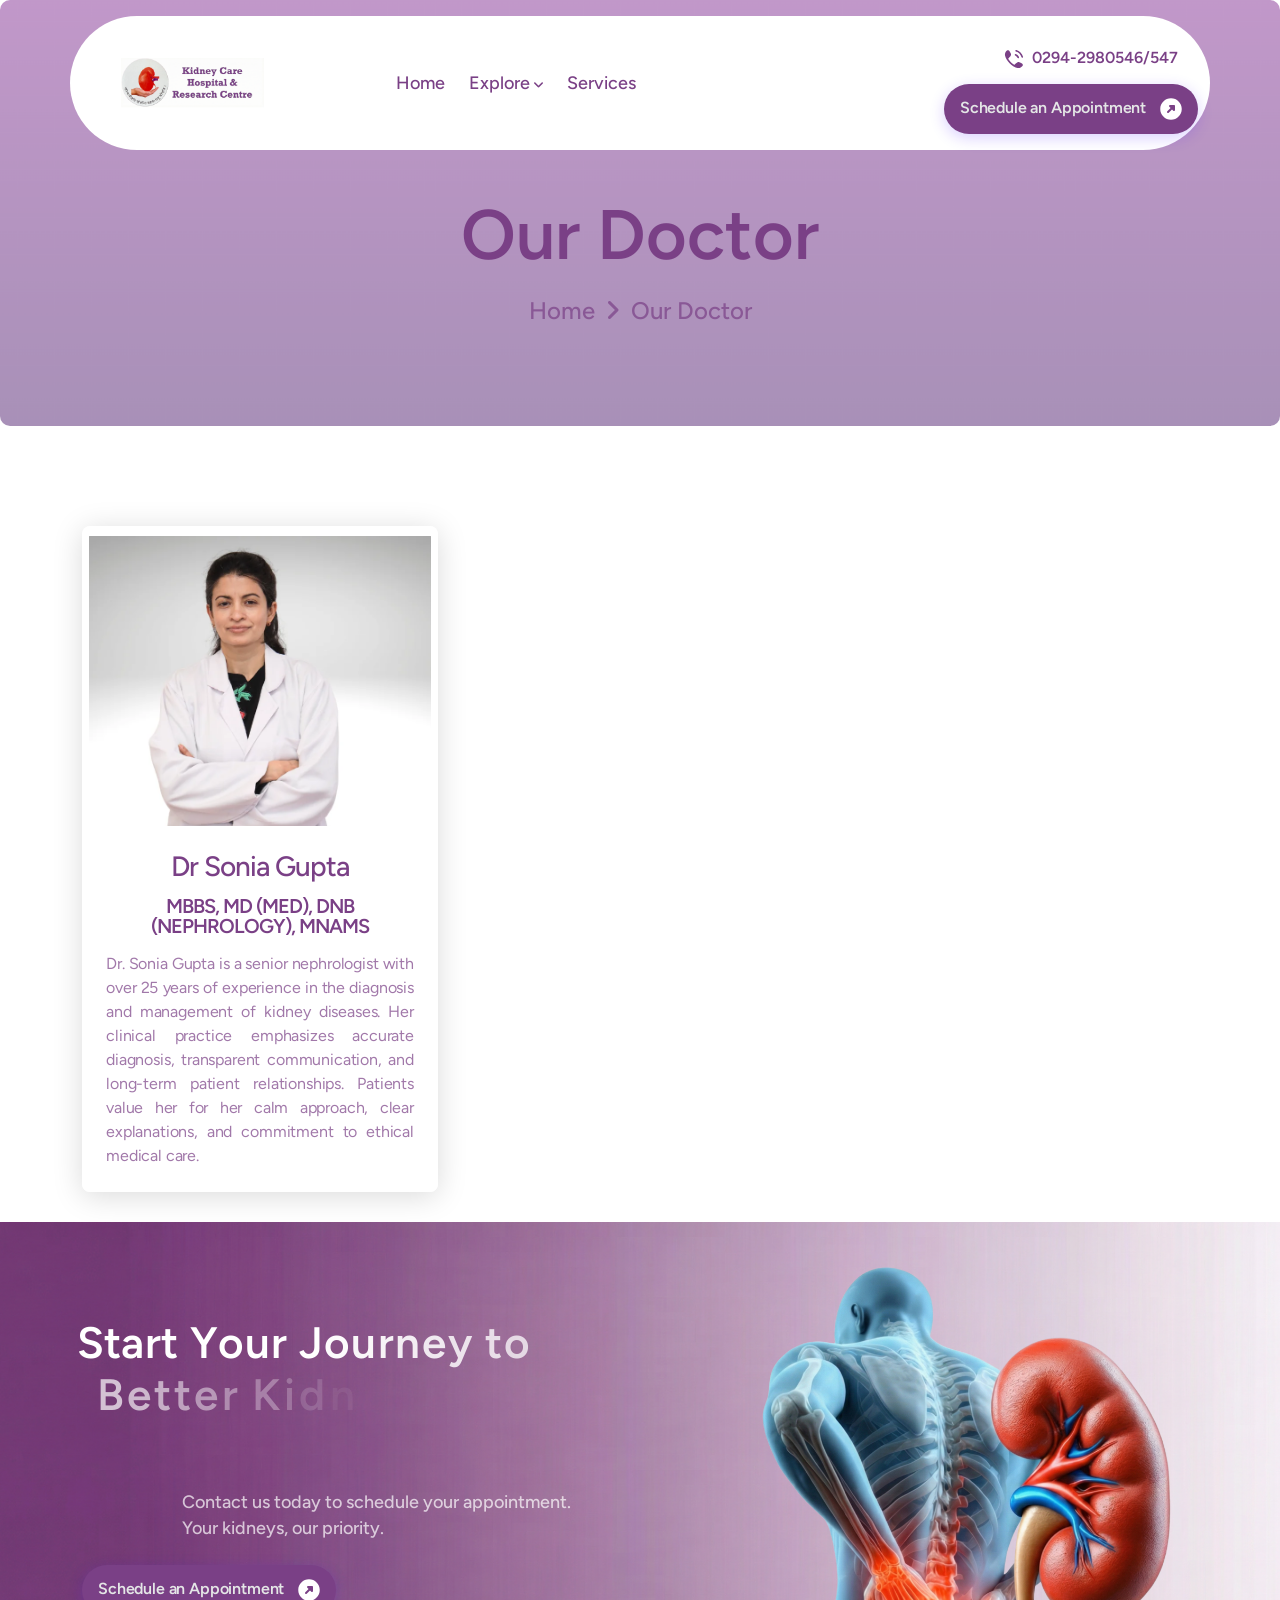
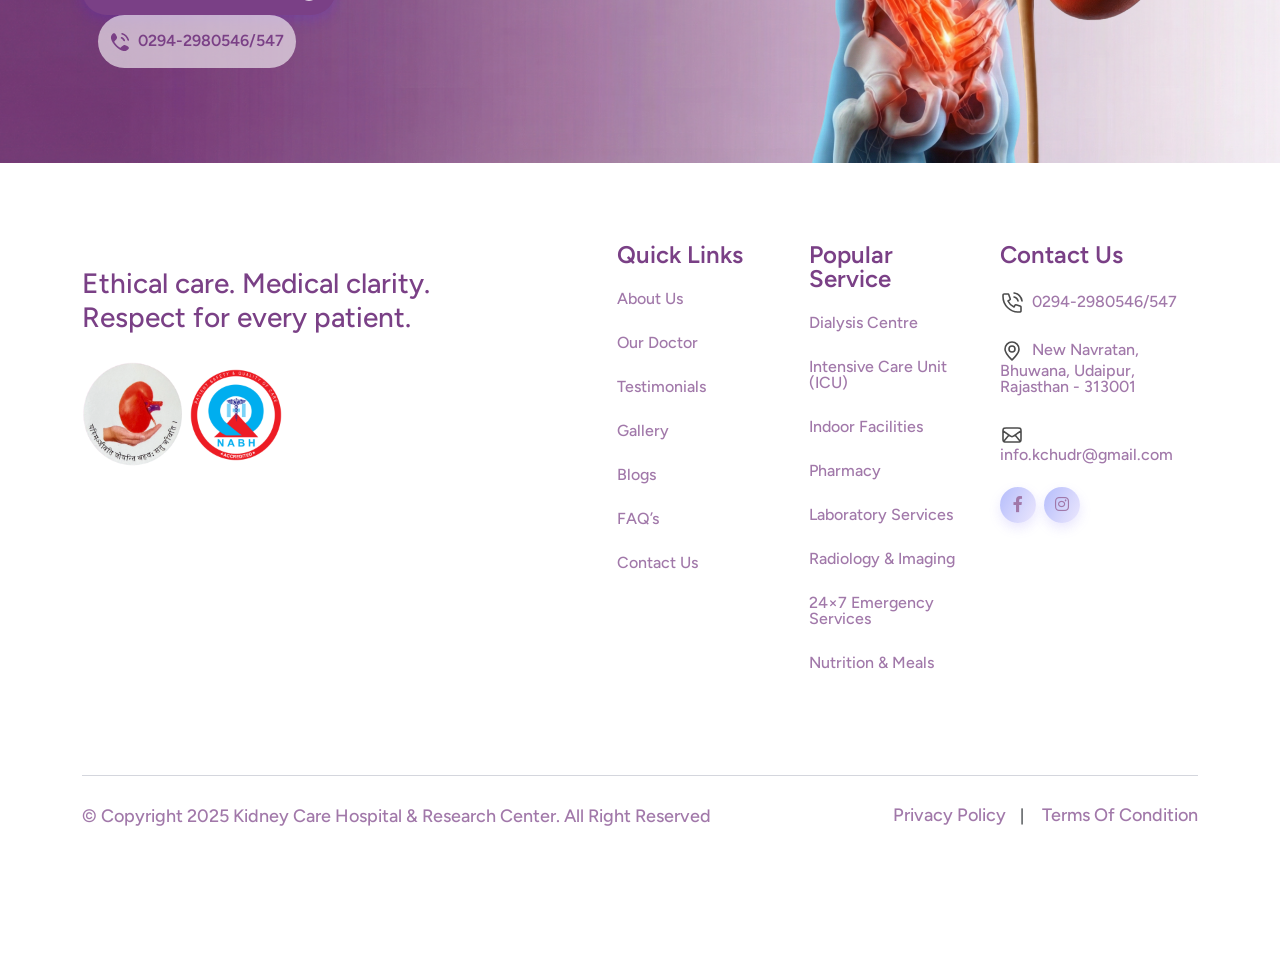
<file: doctor.html>
<!DOCTYPE html>
<html lang="en">
<head>
     <meta charset="UTF-8">
     <meta name="viewport" content="width=device-width, initial-scale=1.0">
     <title>Kidney Care Hospital & Research Center - Our Doctor</title>

     <!--=====FAB ICON=======-->
    <link rel="shortcut icon" href="assets/img/logo/1.png">

    <!--===== CSS LINK =======-->
    <link rel="stylesheet" href="assets/css/plugins/bootstrap.min.css">
    <link rel="stylesheet" href="assets/css/plugins/aos.css">
    <link rel="stylesheet" href="assets/css/plugins/fontawesome.css">
    <link rel="stylesheet" href="assets/css/plugins/magnific-popup.css">
    <link rel="stylesheet" href="assets/css/plugins/owlcarousel.min.css">
    <link rel="stylesheet" href="assets/css/plugins/sidebar.css">
    <link rel="stylesheet" href="assets/css/plugins/slick-slider.css">
    <link rel="stylesheet" href="assets/css/plugins/nice-select.css">
    <link rel="stylesheet" href="assets/css/plugins/swiper-bundle.css">
    <link rel="stylesheet" href="assets/css/main.css">

    <!--=====  JS SCRIPT LINK =======-->
    <script src="assets/js/plugins/jquery-3-7-1.min.js"></script>
</head>
<body class="homepage1-body">

<!--===== PRELOADER STARTS =======-->
<div class="cs_preloader">
    <div class="cs_preloader_in">
      <div class="cs_wave_first">
        <svg enable-background="new 0 0 300.08 300.08" viewBox="0 0 300.08 300.08" xmlns="http://www.w3.org/2000/svg"><path d="m293.26 184.14h-82.877l-12.692-76.138c-.546-3.287-3.396-5.701-6.718-5.701-.034 0-.061 0-.089 0-3.369.027-6.199 2.523-6.677 5.845l-12.507 87.602-14.874-148.69c-.355-3.43-3.205-6.056-6.643-6.138-.048 0-.096 0-.143 0-3.39 0-6.274 2.489-6.752 5.852l-19.621 137.368h-9.405l-12.221-42.782c-.866-3.028-3.812-5.149-6.8-4.944-3.13.109-5.777 2.332-6.431 5.395l-8.941 42.332h-73.049c-3.771 0-6.82 3.049-6.82 6.82 0 3.778 3.049 6.82 6.82 6.82h78.566c3.219 0 6.002-2.251 6.67-5.408l4.406-20.856 6.09 21.313c.839 2.939 3.526 4.951 6.568 4.951h20.46c3.396 0 6.274-2.489 6.752-5.845l12.508-87.596 14.874 148.683c.355 3.437 3.205 6.056 6.643 6.138h.143c3.39 0 6.274-2.489 6.752-5.845l14.227-99.599 6.397 38.362c.546 3.287 3.396 5.702 6.725 5.702h88.66c3.771 0 6.82-3.049 6.82-6.82-.001-3.772-3.05-6.821-6.821-6.821z"></path></svg>
      </div>
      <div class="cs_wave_second">
        <svg enable-background="new 0 0 300.08 300.08" viewBox="0 0 300.08 300.08" xmlns="http://www.w3.org/2000/svg"><path d="m293.26 184.14h-82.877l-12.692-76.138c-.546-3.287-3.396-5.701-6.718-5.701-.034 0-.061 0-.089 0-3.369.027-6.199 2.523-6.677 5.845l-12.507 87.602-14.874-148.69c-.355-3.43-3.205-6.056-6.643-6.138-.048 0-.096 0-.143 0-3.39 0-6.274 2.489-6.752 5.852l-19.621 137.368h-9.405l-12.221-42.782c-.866-3.028-3.812-5.149-6.8-4.944-3.13.109-5.777 2.332-6.431 5.395l-8.941 42.332h-73.049c-3.771 0-6.82 3.049-6.82 6.82 0 3.778 3.049 6.82 6.82 6.82h78.566c3.219 0 6.002-2.251 6.67-5.408l4.406-20.856 6.09 21.313c.839 2.939 3.526 4.951 6.568 4.951h20.46c3.396 0 6.274-2.489 6.752-5.845l12.508-87.596 14.874 148.683c.355 3.437 3.205 6.056 6.643 6.138h.143c3.39 0 6.274-2.489 6.752-5.845l14.227-99.599 6.397 38.362c.546 3.287 3.396 5.702 6.725 5.702h88.66c3.771 0 6.82-3.049 6.82-6.82-.001-3.772-3.05-6.821-6.821-6.821z"></path></svg>
      </div>
    </div>
  </div>
<!--===== PRELOADER ENDS =======-->

<!--===== PROGRESS STARTS=======-->
<div class="paginacontainer">
     <div class="progress-wrap">
       <svg class="progress-circle svg-content" width="100%" height="100%" viewBox="-1 -1 102 102">
         <path d="M50,1 a49,49 0 0,1 0,98 a49,49 0 0,1 0,-98"/>
       </svg>
     </div>
   </div>
 <!--===== PROGRESS ENDS=======-->

<!--=====HEADER START=======-->
<header class="homepage4-body">
  <div id="vl-header-sticky" class="vl-header-area vl-transparent-header">
      <div class="container">
          <div class="row align-items-center row-bg1">
              <div class="col-lg-2 col-md-6 col-6">
                  <div class="vl-logo">
                      <a href="index.html"><img src="assets/img/logo/logo+text.png" alt=""></a>
                  </div>
              </div>
              <div class="col-lg-5 d-none d-lg-block">
                  <div class="vl-main-menu text-center">
                         <nav class="vl-mobile-menu-active">
                          <ul>
                              <li class="has-dropdown">
                                  <a href="index.html">Home <span class="arrow-size"></i></span></a>
                                 
                              </li>
                              <li class="has-dropdown">
                                <a href="#">Explore <span class="arrow-size"><i class="fa-solid fa-angle-down d-lg-inline d-none"></i></span></a>
                                  <ul class="sub-menu">
                                      <li><a href="about.html">About Us</a></li>
                                      <li><a href="doctor.html">Our Doctor</a></li>
                                      <li><a href="testimonial.html">Testimonials</a></li>
                                      <li><a href="Gallery.html">Gallery</a></li>
                                      <li><a href="https://drsoniagupta.exlyapp.com/blog">Blogs</a></li>
                                      <li><a href="faq.html">FAQ’s</a></li>
                                      <li><a href="contact.html">Contact Us</a></li>
                                      
                                  </ul>
                              </li>
                              <li class="has-dropdown">
                                  <a href="services.html">Services <span class="arrow-size"></i></span></a>
                              </li>
                          </ul>
                      </nav>
                  </div>
              </div>
              <div class="col-lg-5 col-md-6 col-6">
                <div class="vl-hero-btn d-none d-lg-block text-end">
                  <div class="btn-area1">
                    <a href="tel: 0294-2980546/547" class="phone"><svg xmlns="http://www.w3.org/2000/svg" width="20" height="20" viewBox="0 0 20 20" fill="none">
                        <g clip-path="url(#clip0_5825_4343)">
                          <path d="M4.32688 1.17598C4.79912 1.27359 5.1752 1.59087 5.40887 2.01006L6.15321 3.34544C6.42738 3.83727 6.65811 4.25117 6.80878 4.61098C6.96862 4.99266 7.06355 5.36904 7.02016 5.78518C6.97676 6.20131 6.80622 6.55001 6.57107 6.8905C6.3494 7.21148 6.03823 7.56888 5.66848 7.99356L4.57431 9.25038C4.37824 9.47563 4.2802 9.58821 4.27124 9.72896C4.26228 9.86971 4.34263 9.98996 4.50333 10.2304C5.87299 12.2796 7.71894 14.1262 9.76983 15.497C10.0103 15.6577 10.1305 15.738 10.2712 15.7291C10.412 15.7201 10.5247 15.6221 10.7498 15.426L12.0067 14.3318C12.4314 13.962 12.7888 13.6509 13.1098 13.4292C13.4502 13.194 13.799 13.0235 14.2151 12.9801C14.6312 12.9367 15.0077 13.0317 15.3893 13.1915C15.7491 13.3422 16.163 13.5729 16.6547 13.847L17.9902 14.5915C18.4094 14.8251 18.7267 15.2012 18.8243 15.6734C18.9229 16.1505 18.7775 16.6302 18.4562 17.0244C17.2904 18.4547 15.4227 19.3654 13.4633 18.9701C12.259 18.7272 11.0707 18.3225 9.63342 17.4982C6.74558 15.842 4.15636 13.2514 2.50212 10.367C1.67786 8.92963 1.2731 7.74134 1.03015 6.53696C0.634898 4.5776 1.54559 2.70987 2.9759 1.54412C3.37009 1.22284 3.84971 1.07736 4.32688 1.17598Z" fill="#7a4086"/>
                          <path fill-rule="evenodd" clip-rule="evenodd" d="M11.3062 1.54C11.4337 1.0978 11.8957 0.842779 12.3379 0.970388C15.5607 1.90041 18.099 4.43862 19.0292 7.66132C19.1567 8.1035 18.9017 8.56545 18.4596 8.69304C18.0174 8.8207 17.5554 8.5657 17.4278 8.1235C16.6565 5.45101 14.5483 3.34295 11.8757 2.57171C11.4336 2.4441 11.1786 1.98219 11.3062 1.54ZM10.7947 5.47187C10.9747 5.04825 11.4639 4.85066 11.8876 5.03055C13.2723 5.6186 14.381 6.72725 14.969 8.11199C15.1489 8.53562 14.9513 9.02487 14.5277 9.20479C14.1041 9.38462 13.6148 9.18704 13.4349 8.76345C13.0157 7.77614 12.2234 6.9839 11.2361 6.56463C10.8125 6.38474 10.6149 5.8955 10.7947 5.47187Z" fill="#7a4086"/>
                        </g>
                        <defs>
                          <clipPath id="clip0_5825_4343">
                            <rect width="20" height="20" fill="white"/>
                          </clipPath>
                        </defs>
                      </svg> 0294-2980546/547</a>
                    <a href="https://drsoniaudr.exlyapp.com/ce0cab9c-1114-4adc-8aa7-22b301034596" class="vl-btn4">Schedule an Appointment <span><svg xmlns="http://www.w3.org/2000/svg" width="22" height="22" viewBox="0 0 22 22" fill="none">
                        <path fill-rule="evenodd" clip-rule="evenodd" d="M11 0.25C5.06294 0.25 0.25 5.06294 0.25 11C0.25 16.9371 5.06294 21.75 11 21.75C16.9371 21.75 21.75 16.9371 21.75 11C21.75 5.06294 16.9371 0.25 11 0.25ZM10 7C9.5955 7 9.2309 7.24364 9.0761 7.61732C8.92134 7.99099 9.0069 8.42111 9.2929 8.70711L10.5858 10L7.29289 13.2929C6.90237 13.6834 6.90237 14.3166 7.29289 14.7071C7.68342 15.0976 8.31658 15.0976 8.70711 14.7071L12 11.4142L13.2929 12.7071C13.5789 12.9931 14.009 13.0787 14.3827 12.9239C14.7564 12.7691 15 12.4045 15 12V8C15 7.44772 14.5523 7 14 7H10Z" fill="white"/>
                      </svg></span></a>
                </div>
                </div>
                <div class="vl-header-action-item d-block d-lg-none">
                  <button type="button" class="vl-offcanvas-toggle">
                    <i class="fa-solid fa-bars-staggered"></i>
                  </button>
               </div>
              </div>
          </div>
      </div>
  </div>
</header>
 <!--=====HEADER END =======-->

<!--===== MOBILE HEADER STARTS =======-->
<div class="homepage4-body">
  <div class="vl-offcanvas">
    <div class="vl-offcanvas-wrapper">
        <div class="vl-offcanvas-header d-flex justify-content-between align-items-center mb-90">
            <div class="vl-offcanvas-logo">
            </div>
            <div class="vl-offcanvas-close">
               <button class="vl-offcanvas-close-toggle"><a href="index.html"><img src="assets/img/logo/1.png" alt=""></a></button>
            </div>
        </div>

        <div class="vl-offcanvas-menu d-lg-none mb-40">
            <nav></nav>
        </div>

        <div class="space20"></div>
        <div class="vl-offcanvas-info">
            <h3 class="vl-offcanvas-sm-title">Contact Us</h3>
            <div class="space20"></div>
            <span><a href="mailto:info.kchudr@gmail.com"> <i class="fa-regular fa-envelope"></i>info.kchudr@gmail.com</a></span>
            <span><a href="tel: 0294-2980546/547"><i class="fa-solid fa-phone"></i>  0294-2980546/547</a></span>
            <span><a href="#"><i class="fa-solid fa-location-dot"></i> New Navratan, Bhuwana, Udaipur, Rajasthan - 313001</a></span>
        </div>
        <div class="space20"></div>
        <div class="vl-offcanvas-social">
            <h3 class="vl-offcanvas-sm-title">Follow Us</h3>
            <div class="space20"></div>
            <a href="https://www.facebook.com/people/Kidney-Care-Hospital-and-Research-Center/100068045023616/"><i class="fab fa-facebook-f"></i></a>
            <a href="https://www.instagram.com/kidneyhospitaludaipur/"><i class="fab fa-instagram"></i></a>
         </div>
    </div>
</div>
<div class="vl-offcanvas-overlay"></div>
</div>
<!--===== MOBILE HEADER STARTS =======-->

<!--===== HERO AREA STARTS =======-->
<div class="inner-header-section-area" style="background-image: url(assets/img/all-images/bg/Screenshot\ 2025-12-11\ 163309.png); background-position: center; background-repeat: no-repeat; background-size: cover;">
  <div class="container">
    <div class="row align-items-center">
      <div class="col-lg-12">
        <div class="hero-header">
          <h1 class="text-anime-style-1">Our Doctor</h1>
          <div class="space28"></div>
          <a href="index.html" class="bradecrumb">Home <i class="fa-solid fa-angle-right"></i> Our Doctor</a>
        </div>
      </div>
    </div>
  </div>
</div>
<!--===== HERO AREA ENDS =======-->

<!--===== TEAM AREA STARTS =======-->
<div class="team-inner-section-area sp1">
    <div class="container">
        <div class="row">
          <div class="col-lg-4 col-md-6">
            <div class="team4-boxarea">
              <div class="img1">
                  <img src="assets/img/all-images/team/dr. Sonia.webp" alt="" class="team-img10">
                  <img src="assets/img/elements/elements14.png" alt="" class="elements13 keyframe5">
              </div>
              <div class="name-area">
                  <a href="doctor-sonia-gupta.html"><h3>Dr Sonia Gupta</h3></a>
                  <div class="space12"></div>
                  <a>MBBS, MD (MED), DNB (NEPHROLOGY), MNAMS</a>
                  <div class="space12"></div>
                  <p style="text-align: justify;">Dr. Sonia Gupta is a senior nephrologist with over 25 years of experience in the diagnosis and management of kidney diseases.
                    Her clinical practice emphasizes accurate diagnosis, transparent communication, and long-term patient relationships.
                    Patients value her for her calm approach, clear explanations, and commitment to ethical medical care.</p>
              </div>
          </div>
        </div>
    </div>
</div>
<!--===== TEAM AREA ENDS =======-->

<!--===== CTA AREA STARTS =======-->
<div class="cta4-section-area" style="background-image: url(assets/img/all-images/bg/bg5.png); background-position: center; background-size: cover; background-repeat: no-repeat;">
  <div class="container">
    <div class="row align-items-center">
      <div class="col-lg-5">
        <div class="cta-content-area heading1">
          <h2 class="text-anime-style-3">Start Your Journey to Better Kidney Health Now</h2>
          <div class="space16"></div>
          <p data-aos="fade-left" data-aos-duration="900">Contact us today to schedule your appointment.</p>
          <p data-aos="fade-left" data-aos-duration="900">Your kidneys, our priority.</p>
          <div class="space24"></div>
          <div class="btn-area1">
            <a href="https://drsoniaudr.exlyapp.com/c9c3bec6-f6fc-4d8c-a2ba-df7ff831e354" class="vl-btn4">Schedule an Appointment <span><svg xmlns="http://www.w3.org/2000/svg" width="22" height="22" viewBox="0 0 22 22" fill="none">
                <path fill-rule="evenodd" clip-rule="evenodd" d="M11 0.25C5.06294 0.25 0.25 5.06294 0.25 11C0.25 16.9371 5.06294 21.75 11 21.75C16.9371 21.75 21.75 16.9371 21.75 11C21.75 5.06294 16.9371 0.25 11 0.25ZM10 7C9.5955 7 9.2309 7.24364 9.0761 7.61732C8.92134 7.99099 9.0069 8.42111 9.2929 8.70711L10.5858 10L7.29289 13.2929C6.90237 13.6834 6.90237 14.3166 7.29289 14.7071C7.68342 15.0976 8.31658 15.0976 8.70711 14.7071L12 11.4142L13.2929 12.7071C13.5789 12.9931 14.009 13.0787 14.3827 12.9239C14.7564 12.7691 15 12.4045 15 12V8C15 7.44772 14.5523 7 14 7H10Z" fill="white"/>
              </svg></span></a>
              <a href="tel: 0294-2980546/547" class="phone"><svg xmlns="http://www.w3.org/2000/svg" width="20" height="20" viewBox="0 0 20 20" fill="none">
                <g clip-path="url(#clip0_5825_4343)">
                  <path d="M4.32688 1.17598C4.79912 1.27359 5.1752 1.59087 5.40887 2.01006L6.15321 3.34544C6.42738 3.83727 6.65811 4.25117 6.80878 4.61098C6.96862 4.99266 7.06355 5.36904 7.02016 5.78518C6.97676 6.20131 6.80622 6.55001 6.57107 6.8905C6.3494 7.21148 6.03823 7.56888 5.66848 7.99356L4.57431 9.25038C4.37824 9.47563 4.2802 9.58821 4.27124 9.72896C4.26228 9.86971 4.34263 9.98996 4.50333 10.2304C5.87299 12.2796 7.71894 14.1262 9.76983 15.497C10.0103 15.6577 10.1305 15.738 10.2712 15.7291C10.412 15.7201 10.5247 15.6221 10.7498 15.426L12.0067 14.3318C12.4314 13.962 12.7888 13.6509 13.1098 13.4292C13.4502 13.194 13.799 13.0235 14.2151 12.9801C14.6312 12.9367 15.0077 13.0317 15.3893 13.1915C15.7491 13.3422 16.163 13.5729 16.6547 13.847L17.9902 14.5915C18.4094 14.8251 18.7267 15.2012 18.8243 15.6734C18.9229 16.1505 18.7775 16.6302 18.4562 17.0244C17.2904 18.4547 15.4227 19.3654 13.4633 18.9701C12.259 18.7272 11.0707 18.3225 9.63342 17.4982C6.74558 15.842 4.15636 13.2514 2.50212 10.367C1.67786 8.92963 1.2731 7.74134 1.03015 6.53696C0.634898 4.5776 1.54559 2.70987 2.9759 1.54412C3.37009 1.22284 3.84971 1.07736 4.32688 1.17598Z" fill="#7a4086"/>
                  <path fill-rule="evenodd" clip-rule="evenodd" d="M11.3062 1.54C11.4337 1.0978 11.8957 0.842779 12.3379 0.970388C15.5607 1.90041 18.099 4.43862 19.0292 7.66132C19.1567 8.1035 18.9017 8.56545 18.4596 8.69304C18.0174 8.8207 17.5554 8.5657 17.4278 8.1235C16.6565 5.45101 14.5483 3.34295 11.8757 2.57171C11.4336 2.4441 11.1786 1.98219 11.3062 1.54ZM10.7947 5.47187C10.9747 5.04825 11.4639 4.85066 11.8876 5.03055C13.2723 5.6186 14.381 6.72725 14.969 8.11199C15.1489 8.53562 14.9513 9.02487 14.5277 9.20479C14.1041 9.38462 13.6148 9.18704 13.4349 8.76345C13.0157 7.77614 12.2234 6.9839 11.2361 6.56463C10.8125 6.38474 10.6149 5.8955 10.7947 5.47187Z" fill="#7a4086"/>
                </g>
                <defs>
                  <clipPath id="clip0_5825_4343M">
                    <rect width="20" height="20" fill="white"/>
                  </clipPath>
                </defs>
              </svg> 0294-2980546/547</a>
        </div>
        </div>
      </div>

      <div class="col-lg-3"></div>
      <div class="col-lg-4">
        <div class="cta-circle-area">
          <div class="img1">
            <img 
                src="assets/img/logo/cta.png" 
                alt="">
          </div>
        </div>
      </div>
    </div>
  </div>
</div>
<!--===== CTA AREA ENDS =======-->

<!--===== FOOTER AREA STARTS =======-->
<div class="vl-footer4-section-area" style="background-image: url(assets/img/all-images/bg/bg4.png); background-position: center; background-repeat: no-repeat; background-size: cover;">
  <div class="container">
    <div class="row">
      <div class="col-lg-5 col-md-6">
        <div class="footer-description-area">
            <div class="space24"></div>
            <h3 style="color: #7a4086;">Ethical care. Medical clarity.<br>Respect for every patient.</h3>
            <div class="space28"></div>
            <img src="assets/img/logo/1.png" style="max-width: 100px; height: auto;" alt="">
            <img src="assets/img/logo/nabh-logo.png" style="max-width: 100px; height: auto;" alt="">
        </div>
      </div>
      <div class="col-lg col-md-6">
        <div class="space30 d-md-none d-block"></div>
        <div class="footer-widget-area foot-padding1">
          <h3>Quick Links</h3>
          <ul>
            <li><a href="about.html">About Us</a></li>
            <li><a href="doctor.html">Our Doctor</a></li>
            <li><a href="testimonial.html">Testimonials</a></li>
            <li><a href="Gallery.html">Gallery</a></li>
            <li><a href="https://drsoniagupta.exlyapp.com/blog">Blogs</a></li>
            <li><a href="faq.html">FAQ’s</a></li>
            <li><a href="contact.html">Contact Us</a></li>
          </ul>
        </div>
      </div>

      <div class="col-lg col-md-6">
        <div class="space30 d-lg-none d-block"></div>
        <div class="footer-widget-area foot-padding2">
          <h3>Popular Service</h3>
          <ul>
              <li><a href="services.html">Dialysis Centre</a></li>
              <li><a href="services.html">Intensive Care Unit (ICU)</a></li>
              <li><a href="services.html">Indoor Facilities</a></li>
              <li><a href="services.html">Pharmacy</a></li>
              <li><a href="services.html">Laboratory Services</a></li>
              <li><a href="services.html">Radiology & Imaging</a></li>
              <li><a href="services.html">24×7 Emergency Services</a></li>
              <li><a href="services.html">Nutrition & Meals</a></li>
          </ul>
        </div>
      </div>

      <div class="col-lg col-md-6">
        <div class="space30 d-lg-none d-block"></div>
        <div class="footer-widget-area">
          <h3>Contact Us</h3>
          <ul>
            <li><a href="tel: 0294-2980546/547"><svg xmlns="http://www.w3.org/2000/svg" width="24" height="24" viewBox="0 0 24 24" fill="none">
              <path d="M14.05 6C15.0268 6.19057 15.9244 6.66826 16.6281 7.37194C17.3318 8.07561 17.8095 8.97326 18 9.95M14.05 2C16.0793 2.22544 17.9716 3.13417 19.4163 4.57701C20.8609 6.01984 21.7721 7.91101 22 9.94M18.5 21C9.93959 21 3 14.0604 3 5.5C3 5.11378 3.01413 4.73086 3.04189 4.35173C3.07375 3.91662 3.08968 3.69907 3.2037 3.50103C3.29814 3.33701 3.4655 3.18146 3.63598 3.09925C3.84181 3 4.08188 3 4.56201 3H7.37932C7.78308 3 7.98496 3 8.15802 3.06645C8.31089 3.12515 8.44701 3.22049 8.55442 3.3441C8.67601 3.48403 8.745 3.67376 8.88299 4.05321L10.0491 7.26005C10.2096 7.70153 10.2899 7.92227 10.2763 8.1317C10.2643 8.31637 10.2012 8.49408 10.0942 8.64506C9.97286 8.81628 9.77145 8.93713 9.36863 9.17882L8 10C9.2019 12.6489 11.3501 14.7999 14 16L14.8212 14.6314C15.0629 14.2285 15.1837 14.0271 15.3549 13.9058C15.5059 13.7988 15.6836 13.7357 15.8683 13.7237C16.0777 13.7101 16.2985 13.7904 16.74 13.9509L19.9468 15.117C20.3262 15.255 20.516 15.324 20.6559 15.4456C20.7795 15.553 20.8749 15.6891 20.9335 15.842C21 16.015 21 16.2169 21 16.6207V19.438C21 19.9181 21 20.1582 20.9007 20.364C20.8185 20.5345 20.663 20.7019 20.499 20.7963C20.3009 20.9103 20.0834 20.9262 19.6483 20.9581C19.2691 20.9859 18.8862 21 18.5 21Z" stroke="#31353D" stroke-width="1.6" stroke-linecap="round" stroke-linejoin="round"/>
            </svg> 0294-2980546/547</a></li>
            <li><a href="#"><svg xmlns="http://www.w3.org/2000/svg" width="24" height="24" viewBox="0 0 24 24" fill="none">
              <path d="M12 21C15.5 17.4 19 14.1764 19 10.2C19 6.22355 15.866 3 12 3C8.13401 3 5 6.22355 5 10.2C5 14.1764 8.5 17.4 12 21Z" stroke="#31353D" stroke-width="1.6" stroke-linecap="round" stroke-linejoin="round"/>
              <path d="M12 13C13.6569 13 15 11.6569 15 10C15 8.34315 13.6569 7 12 7C10.3431 7 9 8.34315 9 10C9 11.6569 10.3431 13 12 13Z" stroke="#31353D" stroke-width="1.6" stroke-linecap="round" stroke-linejoin="round"/>
            </svg> New Navratan, Bhuwana, Udaipur, Rajasthan - 313001</a></li>
            <li><a href="mailto:info.kchudr@gmail.com"><svg xmlns="http://www.w3.org/2000/svg" width="24" height="24" viewBox="0 0 24 24" fill="none">
              <path d="M4 18L9 12M20 18L15 12M3 8L10.225 12.8166C10.8665 13.2443 11.1872 13.4582 11.5339 13.5412C11.8403 13.6147 12.1597 13.6147 12.4661 13.5412C12.8128 13.4582 13.1335 13.2443 13.775 12.8166L21 8M6.2 19H17.8C18.9201 19 19.4802 19 19.908 18.782C20.2843 18.5903 20.5903 18.2843 20.782 17.908C21 17.4802 21 16.9201 21 15.8V8.2C21 7.0799 21 6.51984 20.782 6.09202C20.5903 5.71569 20.2843 5.40973 19.908 5.21799C19.4802 5 18.9201 5 17.8 5H6.2C5.0799 5 4.51984 5 4.09202 5.21799C3.71569 5.40973 3.40973 5.71569 3.21799 6.09202C3 6.51984 3 7.07989 3 8.2V15.8C3 16.9201 3 17.4802 3.21799 17.908C3.40973 18.2843 3.71569 18.5903 4.09202 18.782C4.51984 19 5.07989 19 6.2 19Z" stroke="#31353D" stroke-width="1.6" stroke-linecap="round" stroke-linejoin="round"/>
            </svg>  info.kchudr@gmail.com</a></li>
          </ul>
          <div class="space20"></div>
          <ul class="social-links">
            <li><a href="https://www.facebook.com/people/Kidney-Care-Hospital-and-Research-Center/100068045023616/"><i class="fa-brands fa-facebook-f"></i></a></li>
            <li><a href="https://www.instagram.com/kidneyhospitaludaipur/"><i class="fa-brands fa-instagram"></i></a></li>
          </ul>
        </div>
      </div>
    </div>
    <div class="space100"></div>
    <div class="col-lg-12">
      <div class="copyright-area">
        <a href="#">© Copyright 2025 Kidney Care Hospital & Research Center. All Right Reserved</a>
        <ul>
          <li><a href="#">Privacy Policy</a><span> | </span></li>
          <li><a href="#">Terms Of Condition</a></li>
        </ul>
      </div>
    </div>
  </div>
</div>
<!--===== FOOTER AREA ENDS =======-->


<!--===== JS SCRIPT LINK =======-->
<script src="assets/js/plugins/bootstrap.min.js"></script>
<script src="assets/js/plugins/fontawesome.js"></script>
<script src="assets/js/plugins/aos.js"></script>
<script src="assets/js/plugins/counter.js"></script>
<script src="assets/js/plugins/gsap.min.js"></script>
<script src="assets/js/plugins/ScrollTrigger.min.js"></script>
<script src="assets/js/plugins/Splitetext.js"></script>
<script src="assets/js/plugins/SmoothScroll.js"></script>
<script src="assets/js/plugins/sidebar.js"></script>
<script src="assets/js/plugins/magnific-popup.js"></script>
<script src="assets/js/plugins/mobilemenu.js"></script>
<script src="assets/js/plugins/owlcarousel.min.js"></script>
<script src="assets/js/plugins/nice-select.js"></script>
<script src="assets/js/plugins/waypoints.js"></script>
<script src="assets/js/plugins/slick-slider.js"></script>
<script src="assets/js/plugins/circle-progress.js"></script>
<script src="assets/js/plugins/swiper.js"></script>
<script src="assets/js/main.js"></script>

</body>
</html>
</file>
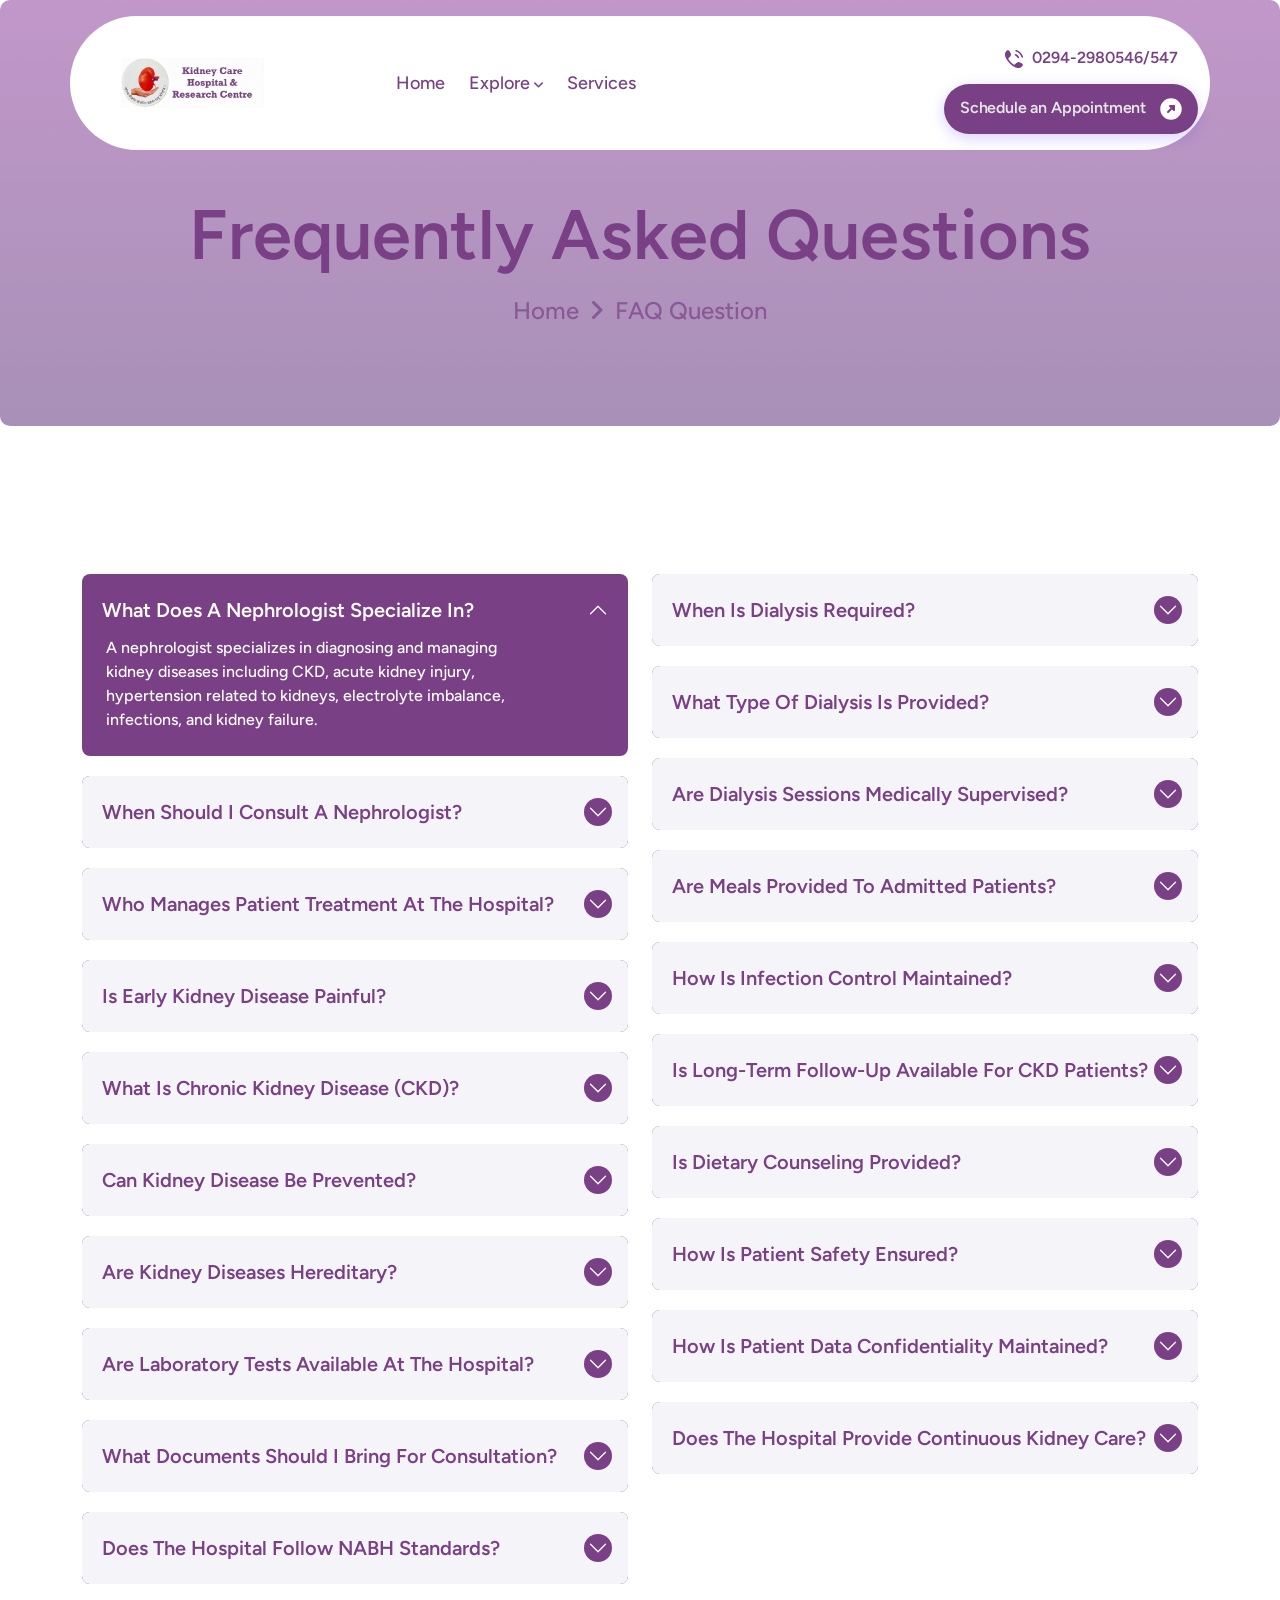
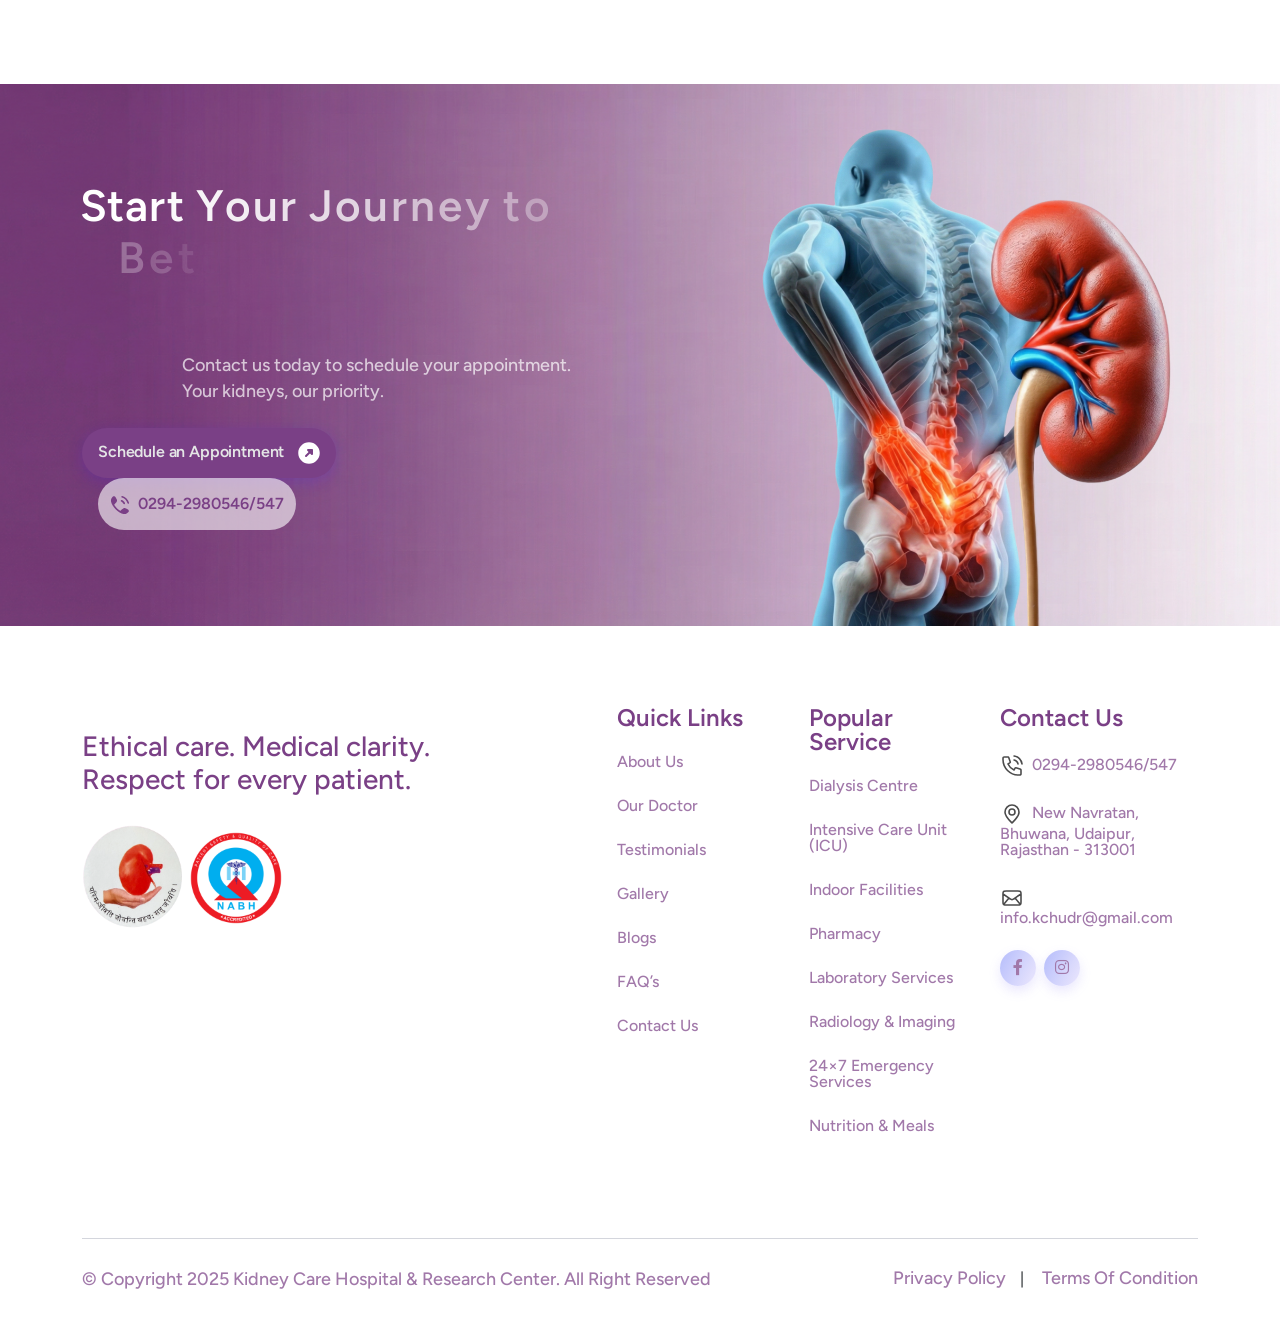
<file: faq.html>
<!DOCTYPE html>
<html lang="en">
<head>
     <meta charset="UTF-8">
     <meta name="viewport" content="width=device-width, initial-scale=1.0">
     <title>Kidney Care Hospital & Research Center - FAQs</title>

     <!--=====FAB ICON=======-->
    <link rel="shortcut icon" href="assets/img/logo/1.png">

    <!--===== CSS LINK =======-->
    <link rel="stylesheet" href="assets/css/plugins/bootstrap.min.css">
    <link rel="stylesheet" href="assets/css/plugins/aos.css">
    <link rel="stylesheet" href="assets/css/plugins/fontawesome.css">
    <link rel="stylesheet" href="assets/css/plugins/magnific-popup.css">
    <link rel="stylesheet" href="assets/css/plugins/owlcarousel.min.css">
    <link rel="stylesheet" href="assets/css/plugins/sidebar.css">
    <link rel="stylesheet" href="assets/css/plugins/slick-slider.css">
    <link rel="stylesheet" href="assets/css/plugins/nice-select.css">
    <link rel="stylesheet" href="assets/css/plugins/swiper-bundle.css">
    <link rel="stylesheet" href="assets/css/main.css">

    <!--=====  JS SCRIPT LINK =======-->
    <script src="assets/js/plugins/jquery-3-7-1.min.js"></script>
</head>
<body class="homepage1-body">

<!--===== PRELOADER STARTS =======-->
<div class="cs_preloader">
    <div class="cs_preloader_in">
      <div class="cs_wave_first">
        <svg enable-background="new 0 0 300.08 300.08" viewBox="0 0 300.08 300.08" xmlns="http://www.w3.org/2000/svg"><path d="m293.26 184.14h-82.877l-12.692-76.138c-.546-3.287-3.396-5.701-6.718-5.701-.034 0-.061 0-.089 0-3.369.027-6.199 2.523-6.677 5.845l-12.507 87.602-14.874-148.69c-.355-3.43-3.205-6.056-6.643-6.138-.048 0-.096 0-.143 0-3.39 0-6.274 2.489-6.752 5.852l-19.621 137.368h-9.405l-12.221-42.782c-.866-3.028-3.812-5.149-6.8-4.944-3.13.109-5.777 2.332-6.431 5.395l-8.941 42.332h-73.049c-3.771 0-6.82 3.049-6.82 6.82 0 3.778 3.049 6.82 6.82 6.82h78.566c3.219 0 6.002-2.251 6.67-5.408l4.406-20.856 6.09 21.313c.839 2.939 3.526 4.951 6.568 4.951h20.46c3.396 0 6.274-2.489 6.752-5.845l12.508-87.596 14.874 148.683c.355 3.437 3.205 6.056 6.643 6.138h.143c3.39 0 6.274-2.489 6.752-5.845l14.227-99.599 6.397 38.362c.546 3.287 3.396 5.702 6.725 5.702h88.66c3.771 0 6.82-3.049 6.82-6.82-.001-3.772-3.05-6.821-6.821-6.821z"></path></svg>
      </div>
      <div class="cs_wave_second">
        <svg enable-background="new 0 0 300.08 300.08" viewBox="0 0 300.08 300.08" xmlns="http://www.w3.org/2000/svg"><path d="m293.26 184.14h-82.877l-12.692-76.138c-.546-3.287-3.396-5.701-6.718-5.701-.034 0-.061 0-.089 0-3.369.027-6.199 2.523-6.677 5.845l-12.507 87.602-14.874-148.69c-.355-3.43-3.205-6.056-6.643-6.138-.048 0-.096 0-.143 0-3.39 0-6.274 2.489-6.752 5.852l-19.621 137.368h-9.405l-12.221-42.782c-.866-3.028-3.812-5.149-6.8-4.944-3.13.109-5.777 2.332-6.431 5.395l-8.941 42.332h-73.049c-3.771 0-6.82 3.049-6.82 6.82 0 3.778 3.049 6.82 6.82 6.82h78.566c3.219 0 6.002-2.251 6.67-5.408l4.406-20.856 6.09 21.313c.839 2.939 3.526 4.951 6.568 4.951h20.46c3.396 0 6.274-2.489 6.752-5.845l12.508-87.596 14.874 148.683c.355 3.437 3.205 6.056 6.643 6.138h.143c3.39 0 6.274-2.489 6.752-5.845l14.227-99.599 6.397 38.362c.546 3.287 3.396 5.702 6.725 5.702h88.66c3.771 0 6.82-3.049 6.82-6.82-.001-3.772-3.05-6.821-6.821-6.821z"></path></svg>
      </div>
    </div>
  </div>
<!--===== PRELOADER ENDS =======-->

<!--===== PROGRESS STARTS=======-->
<div class="paginacontainer">
     <div class="progress-wrap">
       <svg class="progress-circle svg-content" width="100%" height="100%" viewBox="-1 -1 102 102">
         <path d="M50,1 a49,49 0 0,1 0,98 a49,49 0 0,1 0,-98"/>
       </svg>
     </div>
   </div>
 <!--===== PROGRESS ENDS=======-->

<!--=====HEADER START=======-->
<header class="homepage4-body">
  <div id="vl-header-sticky" class="vl-header-area vl-transparent-header">
      <div class="container">
          <div class="row align-items-center row-bg1">
              <div class="col-lg-2 col-md-6 col-6">
                  <div class="vl-logo">
                      <a href="index.html"><img src="assets/img/logo/logo+text.png" alt=""></a>
                  </div>
              </div>
              <div class="col-lg-5 d-none d-lg-block">
                  <div class="vl-main-menu text-center">
                         <nav class="vl-mobile-menu-active">
                          <ul>
                              <li class="has-dropdown">
                                  <a href="index.html">Home <span class="arrow-size"></i></span></a>
                                 
                              </li>
                              <li class="has-dropdown">
                                <a href="#">Explore <span class="arrow-size"><i class="fa-solid fa-angle-down d-lg-inline d-none"></i></span></a>
                                  <ul class="sub-menu">
                                      <li><a href="about.html">About Us</a></li>
                                      <li><a href="doctor.html">Our Doctor</a></li>
                                      <li><a href="testimonial.html">Testimonials</a></li>
                                      <li><a href="Gallery.html">Gallery</a></li>
                                      <li><a href="https://drsoniagupta.exlyapp.com/blog">Blogs</a></li>
                                      <li><a href="faq.html">FAQ’s</a></li>
                                      <li><a href="contact.html">Contact Us</a></li>
                                      
                                  </ul>
                              </li>
                              <li class="has-dropdown">
                                  <a href="services.html">Services <span class="arrow-size"></i></span></a>
                              </li>
                          </ul>
                      </nav>
                  </div>
              </div>
              <div class="col-lg-5 col-md-6 col-6">
                <div class="vl-hero-btn d-none d-lg-block text-end">
                  <div class="btn-area1">
                    <a href="tel: 0294-2980546/547" class="phone"><svg xmlns="http://www.w3.org/2000/svg" width="20" height="20" viewBox="0 0 20 20" fill="none">
                        <g clip-path="url(#clip0_5825_4343)">
                          <path d="M4.32688 1.17598C4.79912 1.27359 5.1752 1.59087 5.40887 2.01006L6.15321 3.34544C6.42738 3.83727 6.65811 4.25117 6.80878 4.61098C6.96862 4.99266 7.06355 5.36904 7.02016 5.78518C6.97676 6.20131 6.80622 6.55001 6.57107 6.8905C6.3494 7.21148 6.03823 7.56888 5.66848 7.99356L4.57431 9.25038C4.37824 9.47563 4.2802 9.58821 4.27124 9.72896C4.26228 9.86971 4.34263 9.98996 4.50333 10.2304C5.87299 12.2796 7.71894 14.1262 9.76983 15.497C10.0103 15.6577 10.1305 15.738 10.2712 15.7291C10.412 15.7201 10.5247 15.6221 10.7498 15.426L12.0067 14.3318C12.4314 13.962 12.7888 13.6509 13.1098 13.4292C13.4502 13.194 13.799 13.0235 14.2151 12.9801C14.6312 12.9367 15.0077 13.0317 15.3893 13.1915C15.7491 13.3422 16.163 13.5729 16.6547 13.847L17.9902 14.5915C18.4094 14.8251 18.7267 15.2012 18.8243 15.6734C18.9229 16.1505 18.7775 16.6302 18.4562 17.0244C17.2904 18.4547 15.4227 19.3654 13.4633 18.9701C12.259 18.7272 11.0707 18.3225 9.63342 17.4982C6.74558 15.842 4.15636 13.2514 2.50212 10.367C1.67786 8.92963 1.2731 7.74134 1.03015 6.53696C0.634898 4.5776 1.54559 2.70987 2.9759 1.54412C3.37009 1.22284 3.84971 1.07736 4.32688 1.17598Z" fill="#7a4086"/>
                          <path fill-rule="evenodd" clip-rule="evenodd" d="M11.3062 1.54C11.4337 1.0978 11.8957 0.842779 12.3379 0.970388C15.5607 1.90041 18.099 4.43862 19.0292 7.66132C19.1567 8.1035 18.9017 8.56545 18.4596 8.69304C18.0174 8.8207 17.5554 8.5657 17.4278 8.1235C16.6565 5.45101 14.5483 3.34295 11.8757 2.57171C11.4336 2.4441 11.1786 1.98219 11.3062 1.54ZM10.7947 5.47187C10.9747 5.04825 11.4639 4.85066 11.8876 5.03055C13.2723 5.6186 14.381 6.72725 14.969 8.11199C15.1489 8.53562 14.9513 9.02487 14.5277 9.20479C14.1041 9.38462 13.6148 9.18704 13.4349 8.76345C13.0157 7.77614 12.2234 6.9839 11.2361 6.56463C10.8125 6.38474 10.6149 5.8955 10.7947 5.47187Z" fill="#7a4086"/>
                        </g>
                        <defs>
                          <clipPath id="clip0_5825_4343">
                            <rect width="20" height="20" fill="white"/>
                          </clipPath>
                        </defs>
                      </svg> 0294-2980546/547</a>
                    <a href="https://drsoniaudr.exlyapp.com/c9c3bec6-f6fc-4d8c-a2ba-df7ff831e354" class="vl-btn4">Schedule an Appointment <span><svg xmlns="http://www.w3.org/2000/svg" width="22" height="22" viewBox="0 0 22 22" fill="none">
                        <path fill-rule="evenodd" clip-rule="evenodd" d="M11 0.25C5.06294 0.25 0.25 5.06294 0.25 11C0.25 16.9371 5.06294 21.75 11 21.75C16.9371 21.75 21.75 16.9371 21.75 11C21.75 5.06294 16.9371 0.25 11 0.25ZM10 7C9.5955 7 9.2309 7.24364 9.0761 7.61732C8.92134 7.99099 9.0069 8.42111 9.2929 8.70711L10.5858 10L7.29289 13.2929C6.90237 13.6834 6.90237 14.3166 7.29289 14.7071C7.68342 15.0976 8.31658 15.0976 8.70711 14.7071L12 11.4142L13.2929 12.7071C13.5789 12.9931 14.009 13.0787 14.3827 12.9239C14.7564 12.7691 15 12.4045 15 12V8C15 7.44772 14.5523 7 14 7H10Z" fill="white"/>
                      </svg></span></a>
                </div>
                </div>
                <div class="vl-header-action-item d-block d-lg-none">
                  <button type="button" class="vl-offcanvas-toggle">
                    <i class="fa-solid fa-bars-staggered"></i>
                  </button>
               </div>
              </div>
          </div>
      </div>
  </div>
</header>
 <!--=====HEADER END =======-->

<!--===== MOBILE HEADER STARTS =======-->
<div class="homepage4-body">
  <div class="vl-offcanvas">
    <div class="vl-offcanvas-wrapper">
        <div class="vl-offcanvas-header d-flex justify-content-between align-items-center mb-90">
            <div class="vl-offcanvas-logo">
            </div>
            <div class="vl-offcanvas-close">
               <button class="vl-offcanvas-close-toggle"><a href="index.html"><img src="assets/img/logo/1.png" alt=""></a></button>
            </div>
        </div>

        <div class="vl-offcanvas-menu d-lg-none mb-40">
            <nav></nav>
        </div>

        <div class="space20"></div>
        <div class="vl-offcanvas-info">
            <h3 class="vl-offcanvas-sm-title">Contact Us</h3>
            <div class="space20"></div>
            <span><a href="mailto:info.kchudr@gmail.com"> <i class="fa-regular fa-envelope"></i>info.kchudr@gmail.com</a></span>
            <span><a href="tel: 0294-2980546/547"><i class="fa-solid fa-phone"></i>  0294-2980546/547</a></span>
            <span><a href="#"><i class="fa-solid fa-location-dot"></i> New Navratan, Bhuwana, Udaipur, Rajasthan - 313001</a></span>
        </div>
        <div class="space20"></div>
        <div class="vl-offcanvas-social">
            <h3 class="vl-offcanvas-sm-title">Follow Us</h3>
            <div class="space20"></div>
            <a href="https://www.facebook.com/people/Kidney-Care-Hospital-and-Research-Center/100068045023616/"><i class="fab fa-facebook-f"></i></a>
            <a href="https://www.instagram.com/kidneyhospitaludaipur/"><i class="fab fa-instagram"></i></a>
         </div>
    </div>
</div>
<div class="vl-offcanvas-overlay"></div>
</div>
<!--===== MOBILE HEADER STARTS =======-->

<!--===== HERO AREA STARTS =======-->
<div class="inner-header-section-area" style="background-image: url(assets/img/all-images/bg/Screenshot\ 2025-12-11\ 163309.png); background-position: center; background-repeat: no-repeat; background-size: cover;">
  <div class="container">
    <div class="row align-items-center">
      <div class="col-lg-12">
        <div class="hero-header">
          <h1 class="text-anime-style-1">Frequently Asked Questions</h1>
          <div class="space28"></div>
          <a href="index.html" class="bradecrumb">Home <i class="fa-solid fa-angle-right"></i> FAQ Question</a>
        </div>
      </div>
    </div>
  </div>
</div>
<!--===== HERO AREA ENDS =======-->

<!--===== FAQ AREA STARTS =======-->
<div class="faq-inner-section-area sp1">
  <div class="container">
    <div class="row">
      <div class="col-lg-12">
        <div class="faq-widget-area">
          <div class="space48"></div>

          <div class="tab-content" id="pills-tabContent">
            <div class="tab-pane fade show active" id="pills-home" role="tabpanel">

              <div class="faq-section-area">
                <div class="row">

                  <!-- LEFT COLUMN : 10 QUESTIONS -->
                  <div class="col-lg-6">
                    <div class="accordian-area">
                      <div class="accordion" id="accordionExample">

                        <div class="accordion-item">
                          <h2 class="accordion-header">
                            <button class="accordion-button" type="button" data-bs-toggle="collapse" data-bs-target="#collapseOne" aria-expanded="true">
                              What does a nephrologist specialize in?
                            </button>
                          </h2>
                          <div id="collapseOne" class="accordion-collapse collapse show" data-bs-parent="#accordionExample">
                            <div class="accordion-body">
                              <p>A nephrologist specializes in diagnosing and managing kidney diseases including CKD, acute kidney injury, hypertension related to kidneys, electrolyte imbalance, infections, and kidney failure.</p>
                            </div>
                          </div>
                        </div>

                        <div class="space20"></div>

                        <div class="accordion-item">
                          <h2 class="accordion-header">
                            <button class="accordion-button collapsed" type="button" data-bs-toggle="collapse" data-bs-target="#collapseTwo">
                              When should I consult a nephrologist?
                            </button>
                          </h2>
                          <div id="collapseTwo" class="accordion-collapse collapse" data-bs-parent="#accordionExample">
                            <div class="accordion-body">
                              <p>Consultation is advised if you have abnormal kidney tests, swelling, uncontrolled blood pressure, diabetes with kidney involvement, or reduced urine output.</p>
                            </div>
                          </div>
                        </div>

                        <div class="space20"></div>

                        <div class="accordion-item">
                          <h2 class="accordion-header">
                            <button class="accordion-button collapsed" type="button" data-bs-toggle="collapse" data-bs-target="#collapseThree">
                              Who manages patient treatment at the hospital?
                            </button>
                          </h2>
                          <div id="collapseThree" class="accordion-collapse collapse" data-bs-parent="#accordionExample">
                            <div class="accordion-body">
                              <p>All patients are personally evaluated and managed by Dr. Sonia Gupta, Consultant Nephrologist, ensuring continuity and personalized care.</p>
                            </div>
                          </div>
                        </div>

                        <div class="space20"></div>

                        <div class="accordion-item">
                          <h2 class="accordion-header">
                            <button class="accordion-button collapsed" type="button" data-bs-toggle="collapse" data-bs-target="#collapseFour">
                              Is early kidney disease painful?
                            </button>
                          </h2>
                          <div id="collapseFour" class="accordion-collapse collapse" data-bs-parent="#accordionExample">
                            <div class="accordion-body">
                              <p>Early kidney disease is usually painless. Symptoms often appear late, making early screening important.</p>
                            </div>
                          </div>
                        </div>

                        <div class="space20"></div>

                        <div class="accordion-item">
                          <h2 class="accordion-header">
                            <button class="accordion-button collapsed" type="button" data-bs-toggle="collapse" data-bs-target="#collapseFive">
                              What is chronic kidney disease (CKD)?
                            </button>
                          </h2>
                          <div id="collapseFive" class="accordion-collapse collapse" data-bs-parent="#accordionExample">
                            <div class="accordion-body">
                              <p>CKD is a long-term condition where kidney function gradually declines and requires ongoing monitoring and management.</p>
                            </div>
                          </div>
                        </div>

                        <div class="space20"></div>

                        <div class="accordion-item">
                          <h2 class="accordion-header">
                            <button class="accordion-button collapsed" type="button" data-bs-toggle="collapse" data-bs-target="#collapseSix">
                              Can kidney disease be prevented?
                            </button>
                          </h2>
                          <div id="collapseSix" class="accordion-collapse collapse" data-bs-parent="#accordionExample">
                            <div class="accordion-body">
                              <p>Early detection, blood pressure control, diabetes management, healthy lifestyle, and regular follow-ups can slow progression.</p>
                            </div>
                          </div>
                        </div>

                        <div class="space20"></div>

                        <div class="accordion-item">
                          <h2 class="accordion-header">
                            <button class="accordion-button collapsed" type="button" data-bs-toggle="collapse" data-bs-target="#collapseSeven">
                              Are kidney diseases hereditary?
                            </button>
                          </h2>
                          <div id="collapseSeven" class="accordion-collapse collapse" data-bs-parent="#accordionExample">
                            <div class="accordion-body">
                              <p>Some kidney conditions like polycystic kidney disease may be inherited and require early screening.</p>
                            </div>
                          </div>
                        </div>

                        <div class="space20"></div>

                        <div class="accordion-item">
                          <h2 class="accordion-header">
                            <button class="accordion-button collapsed" type="button" data-bs-toggle="collapse" data-bs-target="#collapseEight">
                              Are laboratory tests available at the hospital?
                            </button>
                          </h2>
                          <div id="collapseEight" class="accordion-collapse collapse" data-bs-parent="#accordionExample">
                            <div class="accordion-body">
                              <p>Essential laboratory investigations are available to support diagnosis and ongoing kidney care.</p>
                            </div>
                          </div>
                        </div>

                        <div class="space20"></div>

                        <div class="accordion-item">
                          <h2 class="accordion-header">
                            <button class="accordion-button collapsed" type="button" data-bs-toggle="collapse" data-bs-target="#collapseNine">
                              What documents should I bring for consultation?
                            </button>
                          </h2>
                          <div id="collapseNine" class="accordion-collapse collapse" data-bs-parent="#accordionExample">
                            <div class="accordion-body">
                              <p>Please bring previous reports, prescriptions, imaging results, and medication lists.</p>
                            </div>
                          </div>
                        </div>

                        <div class="space20"></div>

                        <div class="accordion-item">
                          <h2 class="accordion-header">
                            <button class="accordion-button collapsed" type="button" data-bs-toggle="collapse" data-bs-target="#collapseTen">
                              Does the hospital follow NABH standards?
                            </button>
                          </h2>
                          <div id="collapseTen" class="accordion-collapse collapse" data-bs-parent="#accordionExample">
                            <div class="accordion-body">
                              <p>Yes. The hospital follows NABH-aligned protocols focused on patient safety, infection control, documentation, and ethical care.</p>
                            </div>
                          </div>
                        </div>

                      </div>
                    </div>
                  </div>

                  <!-- RIGHT COLUMN : 10 QUESTIONS -->
                  <div class="col-lg-6">
                    <div class="accordian-area">
                      <div class="accordion" id="accordionExample2">

                        <div class="accordion-item">
                          <h2 class="accordion-header">
                            <button class="accordion-button collapsed" type="button" data-bs-toggle="collapse" data-bs-target="#collapseEleven">
                              When is dialysis required?
                            </button>
                          </h2>
                          <div id="collapseEleven" class="accordion-collapse collapse" data-bs-parent="#accordionExample2">
                            <div class="accordion-body">
                              <p>Dialysis is required when kidneys can no longer effectively remove waste and excess fluid from the body.</p>
                            </div>
                          </div>
                        </div>

                        <div class="space20"></div>

                        <div class="accordion-item">
                          <h2 class="accordion-header">
                            <button class="accordion-button collapsed" type="button" data-bs-toggle="collapse" data-bs-target="#collapseTwelve">
                              What type of dialysis is provided?
                            </button>
                          </h2>
                          <div id="collapseTwelve" class="accordion-collapse collapse" data-bs-parent="#accordionExample2">
                            <div class="accordion-body">
                              <p>Haemodialysis services are provided based on individual clinical assessment.</p>
                            </div>
                          </div>
                        </div>

                        <div class="space20"></div>

                        <div class="accordion-item">
                          <h2 class="accordion-header">
                            <button class="accordion-button collapsed" type="button" data-bs-toggle="collapse" data-bs-target="#collapseThirteen">
                              Are dialysis sessions medically supervised?
                            </button>
                          </h2>
                          <div id="collapseThirteen" class="accordion-collapse collapse" data-bs-parent="#accordionExample2">
                            <div class="accordion-body">
                              <p>Yes. Dialysis sessions are conducted under medical supervision with strict infection-control measures.</p>
                            </div>
                          </div>
                        </div>

                        <div class="space20"></div>

                        <div class="accordion-item">
                          <h2 class="accordion-header">
                            <button class="accordion-button collapsed" type="button" data-bs-toggle="collapse" data-bs-target="#collapseFourteen">
                              Are meals provided to admitted patients?
                            </button>
                          </h2>
                          <div id="collapseFourteen" class="accordion-collapse collapse" data-bs-parent="#accordionExample2">
                            <div class="accordion-body">
                              <p>Yes. Nutritious meals are provided free of charge to admitted patients as per renal dietary needs.</p>
                            </div>
                          </div>
                        </div>

                        <div class="space20"></div>

                        <div class="accordion-item">
                          <h2 class="accordion-header">
                            <button class="accordion-button collapsed" type="button" data-bs-toggle="collapse" data-bs-target="#collapseFifteen">
                              How is infection control maintained?
                            </button>
                          </h2>
                          <div id="collapseFifteen" class="accordion-collapse collapse" data-bs-parent="#accordionExample2">
                            <div class="accordion-body">
                              <p>Strict infection-control protocols are followed, including equipment sterilization and staff hygiene practices.</p>
                            </div>
                          </div>
                        </div>

                        <div class="space20"></div>

                        <div class="accordion-item">
                          <h2 class="accordion-header">
                            <button class="accordion-button collapsed" type="button" data-bs-toggle="collapse" data-bs-target="#collapseSixteen">
                              Is long-term follow-up available for CKD patients?
                            </button>
                          </h2>
                          <div id="collapseSixteen" class="accordion-collapse collapse" data-bs-parent="#accordionExample2">
                            <div class="accordion-body">
                              <p>Yes. CKD patients receive long-term follow-up, monitoring, and treatment optimization.</p>
                            </div>
                          </div>
                        </div>

                        <div class="space20"></div>

                        <div class="accordion-item">
                          <h2 class="accordion-header">
                            <button class="accordion-button collapsed" type="button" data-bs-toggle="collapse" data-bs-target="#collapseSeventeen">
                              Is dietary counseling provided?
                            </button>
                          </h2>
                          <div id="collapseSeventeen" class="accordion-collapse collapse" data-bs-parent="#accordionExample2">
                            <div class="accordion-body">
                              <p>Dietary guidance is provided as part of comprehensive kidney care.</p>
                            </div>
                          </div>
                        </div>

                        <div class="space20"></div>

                        <div class="accordion-item">
                          <h2 class="accordion-header">
                            <button class="accordion-button collapsed" type="button" data-bs-toggle="collapse" data-bs-target="#collapseEighteen">
                              How is patient safety ensured?
                            </button>
                          </h2>
                          <div id="collapseEighteen" class="accordion-collapse collapse" data-bs-parent="#accordionExample2">
                            <div class="accordion-body">
                              <p>Patient safety is ensured through standardized protocols, informed consent, and continuous clinical monitoring.</p>
                            </div>
                          </div>
                        </div>

                        <div class="space20"></div>

                        <div class="accordion-item">
                          <h2 class="accordion-header">
                            <button class="accordion-button collapsed" type="button" data-bs-toggle="collapse" data-bs-target="#collapseNineteen">
                              How is patient data confidentiality maintained?
                            </button>
                          </h2>
                          <div id="collapseNineteen" class="accordion-collapse collapse" data-bs-parent="#accordionExample2">
                            <div class="accordion-body">
                              <p>Patient information is kept confidential as per ethical and NABH-aligned data protection standards.</p>
                            </div>
                          </div>
                        </div>

                        <div class="space20"></div>

                        <div class="accordion-item">
                          <h2 class="accordion-header">
                            <button class="accordion-button collapsed" type="button" data-bs-toggle="collapse" data-bs-target="#collapseTwenty">
                              Does the hospital provide continuous kidney care?
                            </button>
                          </h2>
                          <div id="collapseTwenty" class="accordion-collapse collapse" data-bs-parent="#accordionExample2">
                            <div class="accordion-body">
                              <p>Yes. Continuous kidney care is provided through regular follow-ups and individualized treatment planning.</p>
                            </div>
                          </div>
                        </div>

                      </div>
                    </div>
                  </div>

                </div>
              </div>

            </div>
          </div>

        </div>
      </div>
    </div>
  </div>
</div>
<!--===== FAQ AREA ENDS =======-->


<!--===== CTA AREA STARTS =======-->
<div class="cta4-section-area" style="background-image: url(assets/img/all-images/bg/bg5.png); background-position: center; background-size: cover; background-repeat: no-repeat;">
  <div class="container">
    <div class="row align-items-center">
      <div class="col-lg-5">
        <div class="cta-content-area heading1">
          <h2 class="text-anime-style-3">Start Your Journey to Better Kidney Health Now</h2>
          <div class="space16"></div>
          <p data-aos="fade-left" data-aos-duration="900">Contact us today to schedule your appointment.</p>
          <p data-aos="fade-left" data-aos-duration="900">Your kidneys, our priority.</p>
          <div class="space24"></div>
          <div class="btn-area1">
            <a href="https://drsoniaudr.exlyapp.com/c9c3bec6-f6fc-4d8c-a2ba-df7ff831e354" class="vl-btn4">Schedule an Appointment <span><svg xmlns="http://www.w3.org/2000/svg" width="22" height="22" viewBox="0 0 22 22" fill="none">
                <path fill-rule="evenodd" clip-rule="evenodd" d="M11 0.25C5.06294 0.25 0.25 5.06294 0.25 11C0.25 16.9371 5.06294 21.75 11 21.75C16.9371 21.75 21.75 16.9371 21.75 11C21.75 5.06294 16.9371 0.25 11 0.25ZM10 7C9.5955 7 9.2309 7.24364 9.0761 7.61732C8.92134 7.99099 9.0069 8.42111 9.2929 8.70711L10.5858 10L7.29289 13.2929C6.90237 13.6834 6.90237 14.3166 7.29289 14.7071C7.68342 15.0976 8.31658 15.0976 8.70711 14.7071L12 11.4142L13.2929 12.7071C13.5789 12.9931 14.009 13.0787 14.3827 12.9239C14.7564 12.7691 15 12.4045 15 12V8C15 7.44772 14.5523 7 14 7H10Z" fill="white"/>
              </svg></span></a>
              <a href="tel: 0294-2980546/547" class="phone"><svg xmlns="http://www.w3.org/2000/svg" width="20" height="20" viewBox="0 0 20 20" fill="none">
                <g clip-path="url(#clip0_5825_4343)">
                  <path d="M4.32688 1.17598C4.79912 1.27359 5.1752 1.59087 5.40887 2.01006L6.15321 3.34544C6.42738 3.83727 6.65811 4.25117 6.80878 4.61098C6.96862 4.99266 7.06355 5.36904 7.02016 5.78518C6.97676 6.20131 6.80622 6.55001 6.57107 6.8905C6.3494 7.21148 6.03823 7.56888 5.66848 7.99356L4.57431 9.25038C4.37824 9.47563 4.2802 9.58821 4.27124 9.72896C4.26228 9.86971 4.34263 9.98996 4.50333 10.2304C5.87299 12.2796 7.71894 14.1262 9.76983 15.497C10.0103 15.6577 10.1305 15.738 10.2712 15.7291C10.412 15.7201 10.5247 15.6221 10.7498 15.426L12.0067 14.3318C12.4314 13.962 12.7888 13.6509 13.1098 13.4292C13.4502 13.194 13.799 13.0235 14.2151 12.9801C14.6312 12.9367 15.0077 13.0317 15.3893 13.1915C15.7491 13.3422 16.163 13.5729 16.6547 13.847L17.9902 14.5915C18.4094 14.8251 18.7267 15.2012 18.8243 15.6734C18.9229 16.1505 18.7775 16.6302 18.4562 17.0244C17.2904 18.4547 15.4227 19.3654 13.4633 18.9701C12.259 18.7272 11.0707 18.3225 9.63342 17.4982C6.74558 15.842 4.15636 13.2514 2.50212 10.367C1.67786 8.92963 1.2731 7.74134 1.03015 6.53696C0.634898 4.5776 1.54559 2.70987 2.9759 1.54412C3.37009 1.22284 3.84971 1.07736 4.32688 1.17598Z" fill="#7a4086"/>
                  <path fill-rule="evenodd" clip-rule="evenodd" d="M11.3062 1.54C11.4337 1.0978 11.8957 0.842779 12.3379 0.970388C15.5607 1.90041 18.099 4.43862 19.0292 7.66132C19.1567 8.1035 18.9017 8.56545 18.4596 8.69304C18.0174 8.8207 17.5554 8.5657 17.4278 8.1235C16.6565 5.45101 14.5483 3.34295 11.8757 2.57171C11.4336 2.4441 11.1786 1.98219 11.3062 1.54ZM10.7947 5.47187C10.9747 5.04825 11.4639 4.85066 11.8876 5.03055C13.2723 5.6186 14.381 6.72725 14.969 8.11199C15.1489 8.53562 14.9513 9.02487 14.5277 9.20479C14.1041 9.38462 13.6148 9.18704 13.4349 8.76345C13.0157 7.77614 12.2234 6.9839 11.2361 6.56463C10.8125 6.38474 10.6149 5.8955 10.7947 5.47187Z" fill="#7a4086"/>
                </g>
                <defs>
                  <clipPath id="clip0_5825_4343M">
                    <rect width="20" height="20" fill="white"/>
                  </clipPath>
                </defs>
              </svg> 0294-2980546/547</a>
        </div>
        </div>
      </div>

      <div class="col-lg-3"></div>
      <div class="col-lg-4">
        <div class="cta-circle-area">
          <div class="img1">
            <img 
                src="assets/img/logo/cta.png" 
                alt="">
          </div>
        </div>
      </div>
    </div>
  </div>
</div>
<!--===== CTA AREA ENDS =======-->

<!--===== FOOTER AREA STARTS =======-->
<div class="vl-footer4-section-area" style="background-image: url(assets/img/all-images/bg/bg4.png); background-position: center; background-repeat: no-repeat; background-size: cover;">
  <div class="container">
    <div class="row">
      <div class="col-lg-5 col-md-6">
        <div class="footer-description-area">
            <div class="space24"></div>
            <h3 style="color: #7a4086;">Ethical care. Medical clarity.<br>Respect for every patient.</h3>
            <div class="space28"></div>
            <img src="assets/img/logo/1.png" style="max-width: 100px; height: auto;" alt="">
            <img src="assets/img/logo/nabh-logo.png" style="max-width: 100px; height: auto;" alt="">
        </div>
      </div>
      <div class="col-lg col-md-6">
        <div class="space30 d-md-none d-block"></div>
        <div class="footer-widget-area foot-padding1">
          <h3>Quick Links</h3>
          <ul>
            <li><a href="about.html">About Us</a></li>
            <li><a href="doctor.html">Our Doctor</a></li>
            <li><a href="testimonial.html">Testimonials</a></li>
            <li><a href="Gallery.html">Gallery</a></li>
            <li><a href="https://drsoniagupta.exlyapp.com/blog">Blogs</a></li>
            <li><a href="faq.html">FAQ’s</a></li>
            <li><a href="contact.html">Contact Us</a></li>
          </ul>
        </div>
      </div>

      <div class="col-lg col-md-6">
        <div class="space30 d-lg-none d-block"></div>
        <div class="footer-widget-area foot-padding2">
          <h3>Popular Service</h3>
          <ul>
              <li><a href="services.html">Dialysis Centre</a></li>
              <li><a href="services.html">Intensive Care Unit (ICU)</a></li>
              <li><a href="services.html">Indoor Facilities</a></li>
              <li><a href="services.html">Pharmacy</a></li>
              <li><a href="services.html">Laboratory Services</a></li>
              <li><a href="services.html">Radiology & Imaging</a></li>
              <li><a href="services.html">24×7 Emergency Services</a></li>
              <li><a href="services.html">Nutrition & Meals</a></li>
          </ul>
        </div>
      </div>

      <div class="col-lg col-md-6">
        <div class="space30 d-lg-none d-block"></div>
        <div class="footer-widget-area">
          <h3>Contact Us</h3>
          <ul>
            <li><a href="tel: 0294-2980546/547"><svg xmlns="http://www.w3.org/2000/svg" width="24" height="24" viewBox="0 0 24 24" fill="none">
              <path d="M14.05 6C15.0268 6.19057 15.9244 6.66826 16.6281 7.37194C17.3318 8.07561 17.8095 8.97326 18 9.95M14.05 2C16.0793 2.22544 17.9716 3.13417 19.4163 4.57701C20.8609 6.01984 21.7721 7.91101 22 9.94M18.5 21C9.93959 21 3 14.0604 3 5.5C3 5.11378 3.01413 4.73086 3.04189 4.35173C3.07375 3.91662 3.08968 3.69907 3.2037 3.50103C3.29814 3.33701 3.4655 3.18146 3.63598 3.09925C3.84181 3 4.08188 3 4.56201 3H7.37932C7.78308 3 7.98496 3 8.15802 3.06645C8.31089 3.12515 8.44701 3.22049 8.55442 3.3441C8.67601 3.48403 8.745 3.67376 8.88299 4.05321L10.0491 7.26005C10.2096 7.70153 10.2899 7.92227 10.2763 8.1317C10.2643 8.31637 10.2012 8.49408 10.0942 8.64506C9.97286 8.81628 9.77145 8.93713 9.36863 9.17882L8 10C9.2019 12.6489 11.3501 14.7999 14 16L14.8212 14.6314C15.0629 14.2285 15.1837 14.0271 15.3549 13.9058C15.5059 13.7988 15.6836 13.7357 15.8683 13.7237C16.0777 13.7101 16.2985 13.7904 16.74 13.9509L19.9468 15.117C20.3262 15.255 20.516 15.324 20.6559 15.4456C20.7795 15.553 20.8749 15.6891 20.9335 15.842C21 16.015 21 16.2169 21 16.6207V19.438C21 19.9181 21 20.1582 20.9007 20.364C20.8185 20.5345 20.663 20.7019 20.499 20.7963C20.3009 20.9103 20.0834 20.9262 19.6483 20.9581C19.2691 20.9859 18.8862 21 18.5 21Z" stroke="#31353D" stroke-width="1.6" stroke-linecap="round" stroke-linejoin="round"/>
            </svg> 0294-2980546/547</a></li>
            <li><a href="#"><svg xmlns="http://www.w3.org/2000/svg" width="24" height="24" viewBox="0 0 24 24" fill="none">
              <path d="M12 21C15.5 17.4 19 14.1764 19 10.2C19 6.22355 15.866 3 12 3C8.13401 3 5 6.22355 5 10.2C5 14.1764 8.5 17.4 12 21Z" stroke="#31353D" stroke-width="1.6" stroke-linecap="round" stroke-linejoin="round"/>
              <path d="M12 13C13.6569 13 15 11.6569 15 10C15 8.34315 13.6569 7 12 7C10.3431 7 9 8.34315 9 10C9 11.6569 10.3431 13 12 13Z" stroke="#31353D" stroke-width="1.6" stroke-linecap="round" stroke-linejoin="round"/>
            </svg> New Navratan, Bhuwana, Udaipur, Rajasthan - 313001</a></li>
            <li><a href="mailto:info.kchudr@gmail.com"><svg xmlns="http://www.w3.org/2000/svg" width="24" height="24" viewBox="0 0 24 24" fill="none">
              <path d="M4 18L9 12M20 18L15 12M3 8L10.225 12.8166C10.8665 13.2443 11.1872 13.4582 11.5339 13.5412C11.8403 13.6147 12.1597 13.6147 12.4661 13.5412C12.8128 13.4582 13.1335 13.2443 13.775 12.8166L21 8M6.2 19H17.8C18.9201 19 19.4802 19 19.908 18.782C20.2843 18.5903 20.5903 18.2843 20.782 17.908C21 17.4802 21 16.9201 21 15.8V8.2C21 7.0799 21 6.51984 20.782 6.09202C20.5903 5.71569 20.2843 5.40973 19.908 5.21799C19.4802 5 18.9201 5 17.8 5H6.2C5.0799 5 4.51984 5 4.09202 5.21799C3.71569 5.40973 3.40973 5.71569 3.21799 6.09202C3 6.51984 3 7.07989 3 8.2V15.8C3 16.9201 3 17.4802 3.21799 17.908C3.40973 18.2843 3.71569 18.5903 4.09202 18.782C4.51984 19 5.07989 19 6.2 19Z" stroke="#31353D" stroke-width="1.6" stroke-linecap="round" stroke-linejoin="round"/>
            </svg>  info.kchudr@gmail.com</a></li>
          </ul>
          <div class="space20"></div>
          <ul class="social-links">
            <li><a href="https://www.facebook.com/people/Kidney-Care-Hospital-and-Research-Center/100068045023616/"><i class="fa-brands fa-facebook-f"></i></a></li>
            <li><a href="https://www.instagram.com/kidneyhospitaludaipur/"><i class="fa-brands fa-instagram"></i></a></li>
          </ul>
        </div>
      </div>
    </div>
    <div class="space100"></div>
    <div class="col-lg-12">
      <div class="copyright-area">
        <a href="#">© Copyright 2025 Kidney Care Hospital & Research Center. All Right Reserved</a>
        <ul>
          <li><a href="#">Privacy Policy</a><span> | </span></li>
          <li><a href="#">Terms Of Condition</a></li>
        </ul>
      </div>
    </div>
  </div>
</div>
<!--===== FOOTER AREA ENDS =======-->

<!--===== JS SCRIPT LINK =======-->
<script src="assets/js/plugins/bootstrap.min.js"></script>
<script src="assets/js/plugins/fontawesome.js"></script>
<script src="assets/js/plugins/aos.js"></script>
<script src="assets/js/plugins/counter.js"></script>
<script src="assets/js/plugins/gsap.min.js"></script>
<script src="assets/js/plugins/ScrollTrigger.min.js"></script>
<script src="assets/js/plugins/Splitetext.js"></script>
<script src="assets/js/plugins/SmoothScroll.js"></script>
<script src="assets/js/plugins/sidebar.js"></script>
<script src="assets/js/plugins/magnific-popup.js"></script>
<script src="assets/js/plugins/mobilemenu.js"></script>
<script src="assets/js/plugins/owlcarousel.min.js"></script>
<script src="assets/js/plugins/nice-select.js"></script>
<script src="assets/js/plugins/waypoints.js"></script>
<script src="assets/js/plugins/slick-slider.js"></script>
<script src="assets/js/plugins/circle-progress.js"></script>
<script src="assets/js/plugins/swiper.js"></script>
<script src="assets/js/main.js"></script>

</body>
</html>
</file>
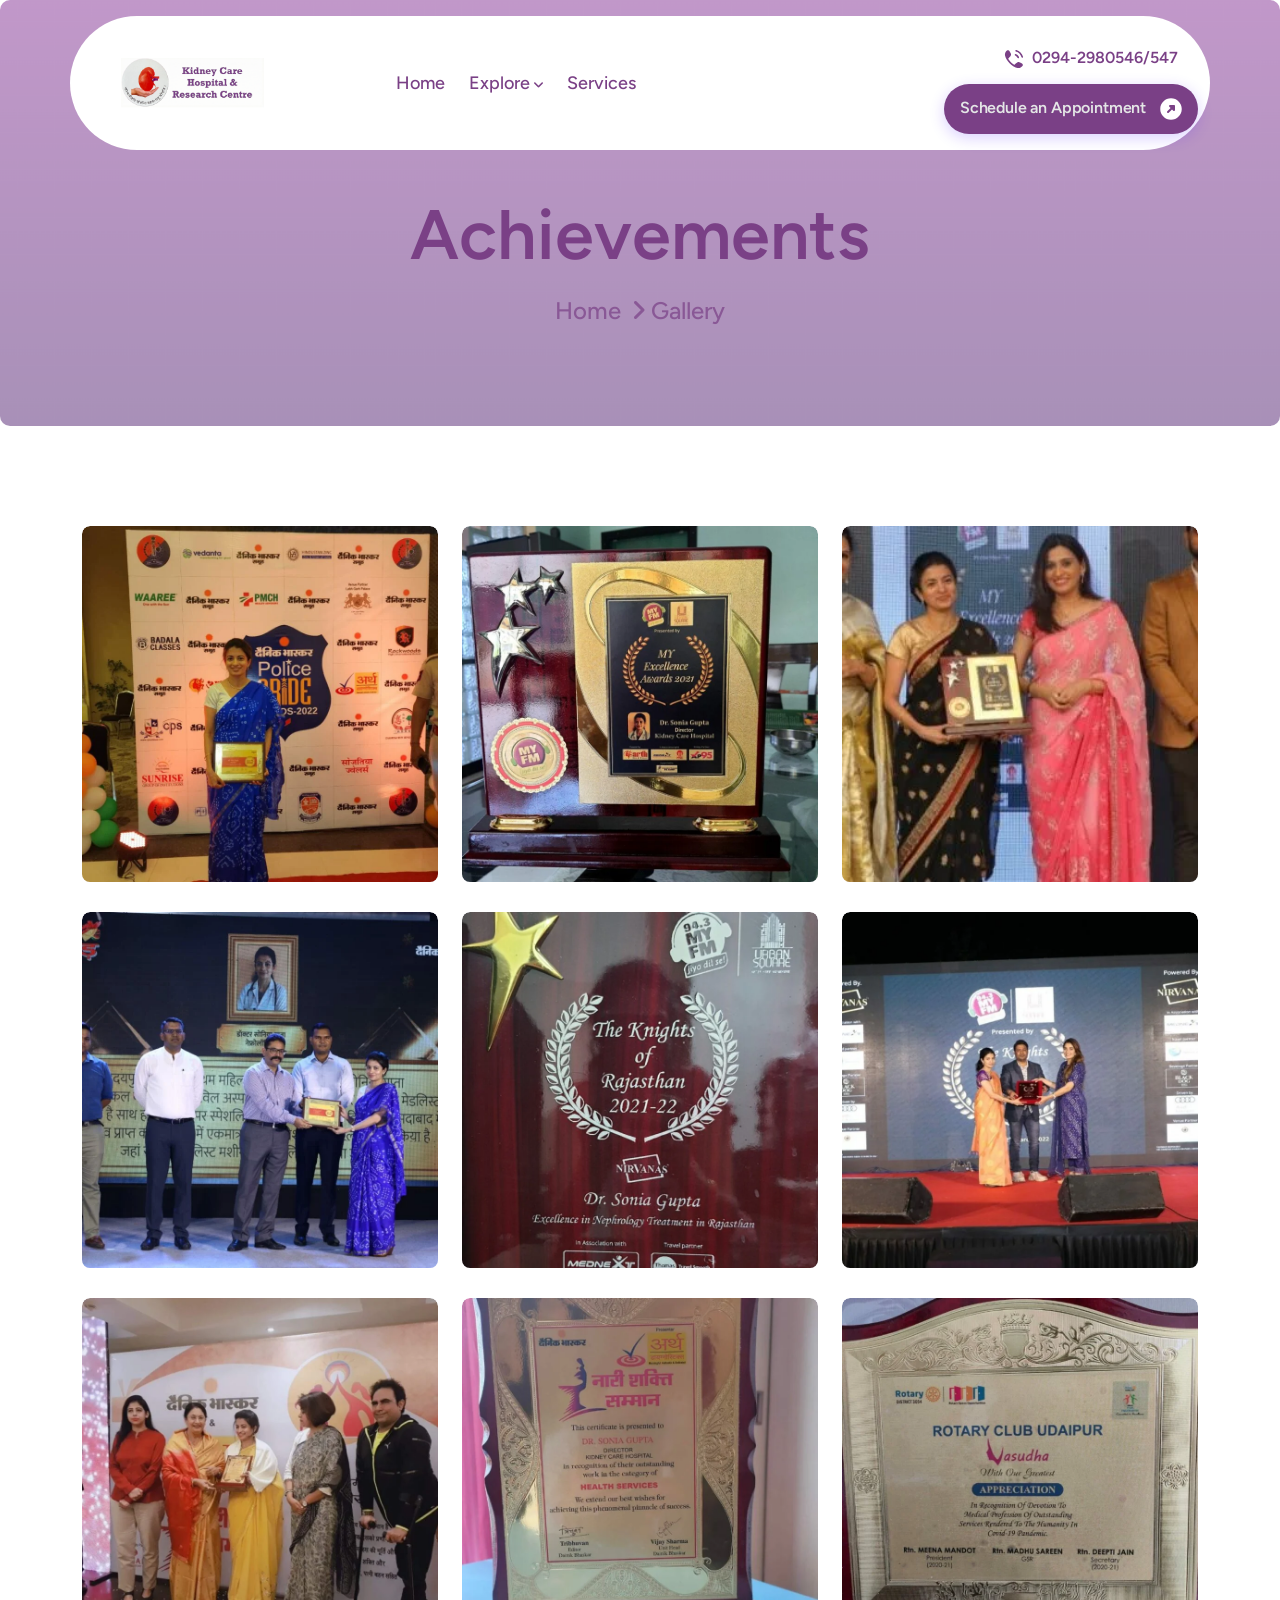
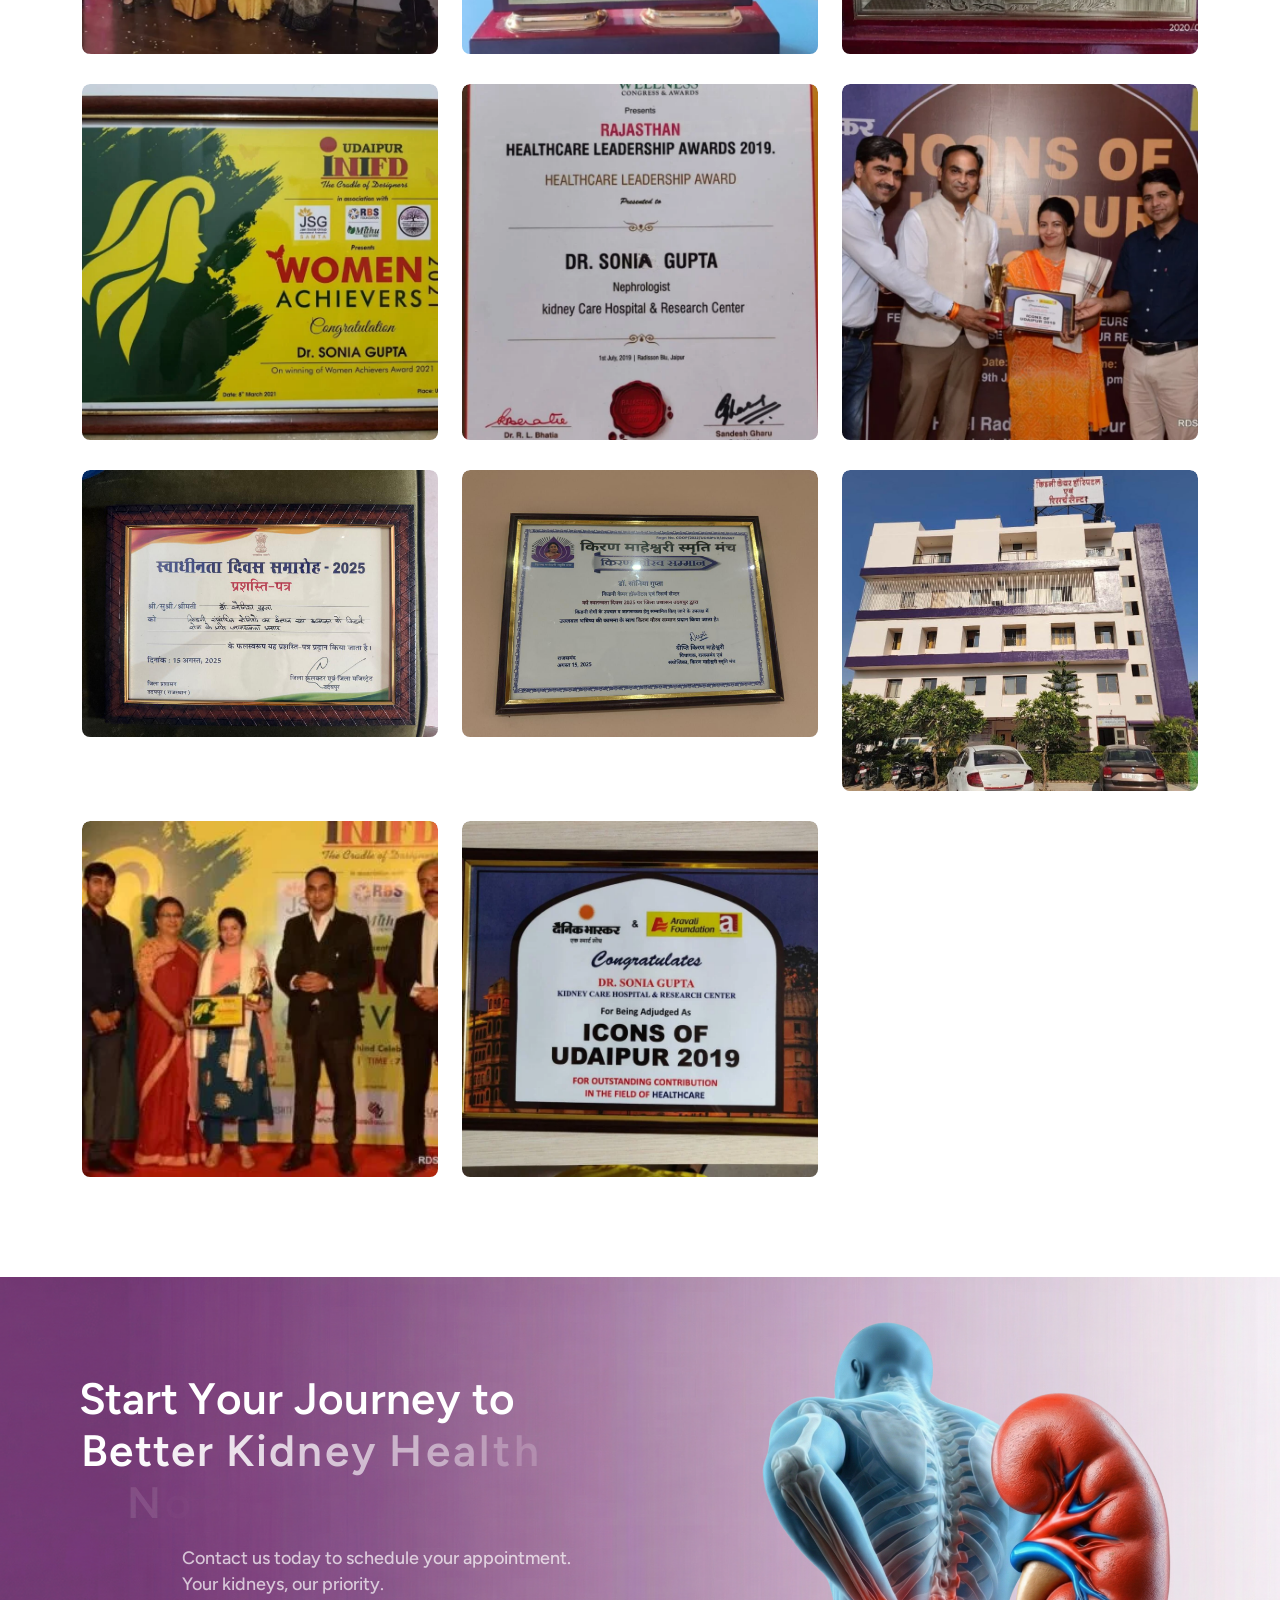
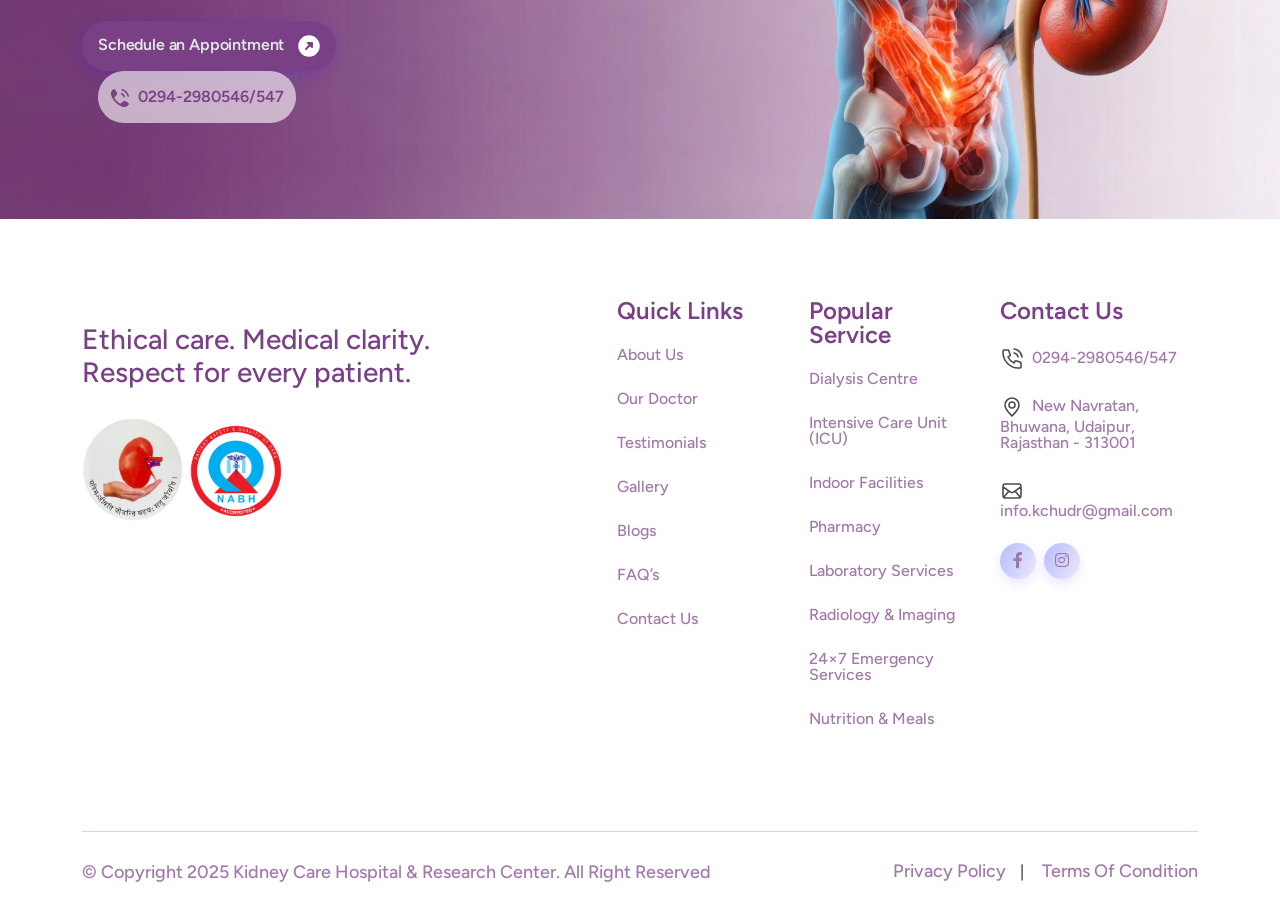
<file: Gallery.html>
<!DOCTYPE html>
<html lang="en">
<head>
     <meta charset="UTF-8">
     <meta name="viewport" content="width=device-width, initial-scale=1.0">
     <title>Kidney Care Hospital & Research Center - Gallery</title>

     <!--=====FAB ICON=======-->
    <link rel="shortcut icon" href="assets/img/logo/1.png" type="image/x-icon">

    <!--===== CSS LINK =======-->
    <link rel="stylesheet" href="assets/css/plugins/bootstrap.min.css">
    <link rel="stylesheet" href="assets/css/plugins/aos.css">
    <link rel="stylesheet" href="assets/css/plugins/fontawesome.css">
    <link rel="stylesheet" href="assets/css/plugins/magnific-popup.css">
    <link rel="stylesheet" href="assets/css/plugins/owlcarousel.min.css">
    <link rel="stylesheet" href="assets/css/plugins/sidebar.css">
    <link rel="stylesheet" href="assets/css/plugins/slick-slider.css">
    <link rel="stylesheet" href="assets/css/plugins/nice-select.css">
    <link rel="stylesheet" href="assets/css/plugins/swiper-bundle.css">
    <link rel="stylesheet" href="assets/css/main.css">

    <!--=====  JS SCRIPT LINK =======-->
    <script src="assets/js/plugins/jquery-3-7-1.min.js"></script>
</head>
<body class="homepage1-body">

<!--===== PRELOADER STARTS =======-->
<div class="cs_preloader">
    <div class="cs_preloader_in">
      <div class="cs_wave_first">
        <svg enable-background="new 0 0 300.08 300.08" viewBox="0 0 300.08 300.08" xmlns="http://www.w3.org/2000/svg"><path d="m293.26 184.14h-82.877l-12.692-76.138c-.546-3.287-3.396-5.701-6.718-5.701-.034 0-.061 0-.089 0-3.369.027-6.199 2.523-6.677 5.845l-12.507 87.602-14.874-148.69c-.355-3.43-3.205-6.056-6.643-6.138-.048 0-.096 0-.143 0-3.39 0-6.274 2.489-6.752 5.852l-19.621 137.368h-9.405l-12.221-42.782c-.866-3.028-3.812-5.149-6.8-4.944-3.13.109-5.777 2.332-6.431 5.395l-8.941 42.332h-73.049c-3.771 0-6.82 3.049-6.82 6.82 0 3.778 3.049 6.82 6.82 6.82h78.566c3.219 0 6.002-2.251 6.67-5.408l4.406-20.856 6.09 21.313c.839 2.939 3.526 4.951 6.568 4.951h20.46c3.396 0 6.274-2.489 6.752-5.845l12.508-87.596 14.874 148.683c.355 3.437 3.205 6.056 6.643 6.138h.143c3.39 0 6.274-2.489 6.752-5.845l14.227-99.599 6.397 38.362c.546 3.287 3.396 5.702 6.725 5.702h88.66c3.771 0 6.82-3.049 6.82-6.82-.001-3.772-3.05-6.821-6.821-6.821z"></path></svg>
      </div>
      <div class="cs_wave_second">
        <svg enable-background="new 0 0 300.08 300.08" viewBox="0 0 300.08 300.08" xmlns="http://www.w3.org/2000/svg"><path d="m293.26 184.14h-82.877l-12.692-76.138c-.546-3.287-3.396-5.701-6.718-5.701-.034 0-.061 0-.089 0-3.369.027-6.199 2.523-6.677 5.845l-12.507 87.602-14.874-148.69c-.355-3.43-3.205-6.056-6.643-6.138-.048 0-.096 0-.143 0-3.39 0-6.274 2.489-6.752 5.852l-19.621 137.368h-9.405l-12.221-42.782c-.866-3.028-3.812-5.149-6.8-4.944-3.13.109-5.777 2.332-6.431 5.395l-8.941 42.332h-73.049c-3.771 0-6.82 3.049-6.82 6.82 0 3.778 3.049 6.82 6.82 6.82h78.566c3.219 0 6.002-2.251 6.67-5.408l4.406-20.856 6.09 21.313c.839 2.939 3.526 4.951 6.568 4.951h20.46c3.396 0 6.274-2.489 6.752-5.845l12.508-87.596 14.874 148.683c.355 3.437 3.205 6.056 6.643 6.138h.143c3.39 0 6.274-2.489 6.752-5.845l14.227-99.599 6.397 38.362c.546 3.287 3.396 5.702 6.725 5.702h88.66c3.771 0 6.82-3.049 6.82-6.82-.001-3.772-3.05-6.821-6.821-6.821z"></path></svg>
      </div>
    </div>
  </div>
<!--===== PRELOADER ENDS =======-->

<!--===== PROGRESS STARTS=======-->
<div class="paginacontainer">
     <div class="progress-wrap">
       <svg class="progress-circle svg-content" width="100%" height="100%" viewBox="-1 -1 102 102">
         <path d="M50,1 a49,49 0 0,1 0,98 a49,49 0 0,1 0,-98"/>
       </svg>
     </div>
   </div>
 <!--===== PROGRESS ENDS=======-->

<!--=====HEADER START=======-->
<header class="homepage4-body">
  <div id="vl-header-sticky" class="vl-header-area vl-transparent-header">
      <div class="container">
          <div class="row align-items-center row-bg1">
              <div class="col-lg-2 col-md-6 col-6">
                  <div class="vl-logo">
                      <a href="index.html"><img src="assets/img/logo/logo+text.png" alt=""></a>
                  </div>
              </div>
              <div class="col-lg-5 d-none d-lg-block">
                  <div class="vl-main-menu text-center">
                         <nav class="vl-mobile-menu-active">
                          <ul>
                              <li class="has-dropdown">
                                  <a href="index.html">Home <span class="arrow-size"></i></span></a>
                                 
                              </li>
                              <li class="has-dropdown">
                                <a href="#">Explore <span class="arrow-size"><i class="fa-solid fa-angle-down d-lg-inline d-none"></i></span></a>
                                  <ul class="sub-menu">
                                      <li><a href="about.html">About Us</a></li>
                                      <li><a href="doctor.html">Our Doctor</a></li>
                                      <li><a href="testimonial.html">Testimonials</a></li>
                                      <li><a href="Gallery.html">Gallery</a></li>
                                      <li><a href="https://drsoniagupta.exlyapp.com/blog">Blogs</a></li>
                                      <li><a href="faq.html">FAQ’s</a></li>
                                      <li><a href="contact.html">Contact Us</a></li>
                                      
                                  </ul>
                              </li>
                              <li class="has-dropdown">
                                  <a href="services.html">Services <span class="arrow-size"></i></span></a>
                              </li>
                          </ul>
                      </nav>
                  </div>
              </div>
              <div class="col-lg-5 col-md-6 col-6">
                <div class="vl-hero-btn d-none d-lg-block text-end">
                  <div class="btn-area1">
                    <a href="tel: 0294-2980546/547" class="phone"><svg xmlns="http://www.w3.org/2000/svg" width="20" height="20" viewBox="0 0 20 20" fill="none">
                        <g clip-path="url(#clip0_5825_4343)">
                          <path d="M4.32688 1.17598C4.79912 1.27359 5.1752 1.59087 5.40887 2.01006L6.15321 3.34544C6.42738 3.83727 6.65811 4.25117 6.80878 4.61098C6.96862 4.99266 7.06355 5.36904 7.02016 5.78518C6.97676 6.20131 6.80622 6.55001 6.57107 6.8905C6.3494 7.21148 6.03823 7.56888 5.66848 7.99356L4.57431 9.25038C4.37824 9.47563 4.2802 9.58821 4.27124 9.72896C4.26228 9.86971 4.34263 9.98996 4.50333 10.2304C5.87299 12.2796 7.71894 14.1262 9.76983 15.497C10.0103 15.6577 10.1305 15.738 10.2712 15.7291C10.412 15.7201 10.5247 15.6221 10.7498 15.426L12.0067 14.3318C12.4314 13.962 12.7888 13.6509 13.1098 13.4292C13.4502 13.194 13.799 13.0235 14.2151 12.9801C14.6312 12.9367 15.0077 13.0317 15.3893 13.1915C15.7491 13.3422 16.163 13.5729 16.6547 13.847L17.9902 14.5915C18.4094 14.8251 18.7267 15.2012 18.8243 15.6734C18.9229 16.1505 18.7775 16.6302 18.4562 17.0244C17.2904 18.4547 15.4227 19.3654 13.4633 18.9701C12.259 18.7272 11.0707 18.3225 9.63342 17.4982C6.74558 15.842 4.15636 13.2514 2.50212 10.367C1.67786 8.92963 1.2731 7.74134 1.03015 6.53696C0.634898 4.5776 1.54559 2.70987 2.9759 1.54412C3.37009 1.22284 3.84971 1.07736 4.32688 1.17598Z" fill="#7a4086"/>
                          <path fill-rule="evenodd" clip-rule="evenodd" d="M11.3062 1.54C11.4337 1.0978 11.8957 0.842779 12.3379 0.970388C15.5607 1.90041 18.099 4.43862 19.0292 7.66132C19.1567 8.1035 18.9017 8.56545 18.4596 8.69304C18.0174 8.8207 17.5554 8.5657 17.4278 8.1235C16.6565 5.45101 14.5483 3.34295 11.8757 2.57171C11.4336 2.4441 11.1786 1.98219 11.3062 1.54ZM10.7947 5.47187C10.9747 5.04825 11.4639 4.85066 11.8876 5.03055C13.2723 5.6186 14.381 6.72725 14.969 8.11199C15.1489 8.53562 14.9513 9.02487 14.5277 9.20479C14.1041 9.38462 13.6148 9.18704 13.4349 8.76345C13.0157 7.77614 12.2234 6.9839 11.2361 6.56463C10.8125 6.38474 10.6149 5.8955 10.7947 5.47187Z" fill="#7a4086"/>
                        </g>
                        <defs>
                          <clipPath id="clip0_5825_4343">
                            <rect width="20" height="20" fill="white"/>
                          </clipPath>
                        </defs>
                      </svg> 0294-2980546/547</a>
                    <a href="https://drsoniaudr.exlyapp.com/c9c3bec6-f6fc-4d8c-a2ba-df7ff831e354" class="vl-btn4">Schedule an Appointment <span><svg xmlns="http://www.w3.org/2000/svg" width="22" height="22" viewBox="0 0 22 22" fill="none">
                        <path fill-rule="evenodd" clip-rule="evenodd" d="M11 0.25C5.06294 0.25 0.25 5.06294 0.25 11C0.25 16.9371 5.06294 21.75 11 21.75C16.9371 21.75 21.75 16.9371 21.75 11C21.75 5.06294 16.9371 0.25 11 0.25ZM10 7C9.5955 7 9.2309 7.24364 9.0761 7.61732C8.92134 7.99099 9.0069 8.42111 9.2929 8.70711L10.5858 10L7.29289 13.2929C6.90237 13.6834 6.90237 14.3166 7.29289 14.7071C7.68342 15.0976 8.31658 15.0976 8.70711 14.7071L12 11.4142L13.2929 12.7071C13.5789 12.9931 14.009 13.0787 14.3827 12.9239C14.7564 12.7691 15 12.4045 15 12V8C15 7.44772 14.5523 7 14 7H10Z" fill="white"/>
                      </svg></span></a>
                </div>
                </div>
                <div class="vl-header-action-item d-block d-lg-none">
                  <button type="button" class="vl-offcanvas-toggle">
                    <i class="fa-solid fa-bars-staggered"></i>
                  </button>
               </div>
              </div>
          </div>
      </div>
  </div>
</header>
 <!--=====HEADER END =======-->

<!--===== MOBILE HEADER STARTS =======-->
<div class="homepage4-body">
  <div class="vl-offcanvas">
    <div class="vl-offcanvas-wrapper">
        <div class="vl-offcanvas-header d-flex justify-content-between align-items-center mb-90">
            <div class="vl-offcanvas-logo">
            </div>
            <div class="vl-offcanvas-close">
               <button class="vl-offcanvas-close-toggle"><a href="index.html"><img src="assets/img/logo/1.png" alt=""></a></button>
            </div>
        </div>

        <div class="vl-offcanvas-menu d-lg-none mb-40">
            <nav></nav>
        </div>

        <div class="space20"></div>
        <div class="vl-offcanvas-info">
            <h3 class="vl-offcanvas-sm-title">Contact Us</h3>
            <div class="space20"></div>
            <span><a href="mailto:info.kchudr@gmail.com"> <i class="fa-regular fa-envelope"></i>info.kchudr@gmail.com</a></span>
            <span><a href="tel: 0294-2980546/547"><i class="fa-solid fa-phone"></i>  0294-2980546/547</a></span>
            <span><a href="#"><i class="fa-solid fa-location-dot"></i> New Navratan, Bhuwana, Udaipur, Rajasthan - 313001</a></span>
        </div>
        <div class="space20"></div>
        <div class="vl-offcanvas-social">
            <h3 class="vl-offcanvas-sm-title">Follow Us</h3>
            <div class="space20"></div>
            <a href="https://www.facebook.com/people/Kidney-Care-Hospital-and-Research-Center/100068045023616/"><i class="fab fa-facebook-f"></i></a>
            <a href="https://www.instagram.com/kidneyhospitaludaipur/"><i class="fab fa-instagram"></i></a>
         </div>
    </div>
</div>
<div class="vl-offcanvas-overlay"></div>
</div>
<!--===== MOBILE HEADER STARTS =======-->

<!--===== HERO AREA STARTS =======-->
<div class="inner-header-section-area" style="background-image: url(assets/img/all-images/bg/Screenshot\ 2025-12-11\ 163309.png); background-position: center; background-repeat: no-repeat; background-size: cover;">
  <div class="container">
    <div class="row align-items-center">
      <div class="col-lg-12">
        <div class="hero-header">
          <h1 class="text-anime-style-1">Achievements</h1>
          <div class="space28"></div>
          <a href="index.html" class="bradecrumb">Home <i class="fa-solid fa-angle-right"></i>Gallery</a>
        </div>
      </div>
    </div>
  </div>
</div>
<!--===== HERO AREA ENDS =======-->

<!--===== PHOTOS AREA STARTS =======-->
  <!-- Achievements Section -->
  <div class="vl-blog-4-area-inner sp2">
  <div class="container">

    <!-- Achievements Grid -->
    <div class="row">

      <div class="col-lg-4 col-md-6">
        <div class="vl-blog-1-item">
          <div class="vl-blog-1-thumb image-anime">
            <img src="assets/img/all-images/achievements/Kidney-Care-achivements16-770x770.webp" alt="">
          </div>
        </div>
      </div>

      <div class="col-lg-4 col-md-6">
        <div class="vl-blog-1-item">
          <div class="vl-blog-1-thumb image-anime">
            <img src="assets/img/all-images/achievements/Kidney-Care-achivements10-768x768.webp" alt="">
          </div>
        </div>
      </div>

      <div class="col-lg-4 col-md-6">
        <div class="vl-blog-1-item">
          <div class="vl-blog-1-thumb image-anime">
            <img src="assets/img/all-images/achievements/Kidney-Care-achivements11-300x300.webp" alt="">
          </div>
        </div>
      </div>

      <div class="col-lg-4 col-md-6">
        <div class="vl-blog-1-item">
          <div class="vl-blog-1-thumb image-anime">
            <img src="assets/img/all-images/achievements/Kidney-Care-achivements13-770x770.webp" alt="">
          </div>
        </div>
      </div>

      <div class="col-lg-4 col-md-6">
        <div class="vl-blog-1-item">
          <div class="vl-blog-1-thumb image-anime">
            <img src="assets/img/all-images/achievements/Kidney-Care-achivements14-770x770.webp" alt="">
          </div>
        </div>
      </div>

      <div class="col-lg-4 col-md-6">
        <div class="vl-blog-1-item">
          <div class="vl-blog-1-thumb image-anime">
            <img src="assets/img/all-images/achievements/Kidney-Care-achivements15-770x770.webp" alt="">
          </div>
        </div>
      </div>

      <div class="col-lg-4 col-md-6">
        <div class="vl-blog-1-item">
          <div class="vl-blog-1-thumb image-anime">
            <img src="assets/img/all-images/achievements/Kidney-Care-achivements2-770x770.webp" alt="">
          </div>
        </div>
      </div>

      <div class="col-lg-4 col-md-6">
        <div class="vl-blog-1-item">
          <div class="vl-blog-1-thumb image-anime">
            <img src="assets/img/all-images/achievements/Kidney-Care-achivements3-770x770.webp" alt="">
          </div>
        </div>
      </div>

      <div class="col-lg-4 col-md-6">
        <div class="vl-blog-1-item">
          <div class="vl-blog-1-thumb image-anime">
            <img src="assets/img/all-images/achievements/Kidney-Care-achivements4-770x770.webp" alt="">
          </div>
        </div>
      </div>

      <div class="col-lg-4 col-md-6">
        <div class="vl-blog-1-item">
          <div class="vl-blog-1-thumb image-anime">
            <img src="assets/img/all-images/achievements/Kidney-Care-achivements5-770x770.webp" alt="">
          </div>
        </div>
      </div>

      <div class="col-lg-4 col-md-6">
        <div class="vl-blog-1-item">
          <div class="vl-blog-1-thumb image-anime">
            <img src="assets/img/all-images/achievements/Kidney-Care-achivements6-770x770.webp" alt="">
          </div>
        </div>
      </div>

      <div class="col-lg-4 col-md-6">
        <div class="vl-blog-1-item">
          <div class="vl-blog-1-thumb image-anime">
            <img src="assets/img/all-images/achievements/Kidney-Care-achivements7-770x770.webp" alt="">
          </div>
        </div>
      </div>

            <div class="col-lg-4 col-md-6">
        <div class="vl-blog-1-item">
          <div class="vl-blog-1-thumb image-anime">
            <img src="assets/img/all-images/achievements/WhatsApp Image 2025-12-26 at 3.59.04 PM.jpeg" alt="">
          </div>
        </div>
      </div>

            <div class="col-lg-4 col-md-6">
        <div class="vl-blog-1-item">
          <div class="vl-blog-1-thumb image-anime">
            <img src="assets/img/all-images/achievements/WhatsApp Image 2025-12-26 at 3.59.14 PM.jpeg" alt="">
          </div>
        </div>
      </div>

            <div class="col-lg-4 col-md-6">
        <div class="vl-blog-1-item">
          <div class="vl-blog-1-thumb image-anime">
            <img src="assets/img/all-images/achievements/WhatsApp Image 2025-12-26 at 4.00.10 PM.jpeg" alt="">
          </div>
        </div>
      </div>

      <div class="col-lg-4 col-md-6">
        <div class="vl-blog-1-item">
          <div class="vl-blog-1-thumb image-anime">
            <img src="assets/img/all-images/achievements/Kidney-Care-achivements8-300x300.webp" alt="">
          </div>
        </div>
      </div>
      
      <div class="col-lg-4 col-md-6">
        <div class="vl-blog-1-item">
          <div class="vl-blog-1-thumb image-anime">
            <img src="assets/img/all-images/achievements/Kidney-Care-achivements9-768x768.webp" alt="">
          </div>
        </div>
      </div>

    </div>
  </div>
</div>

  <!--===== PHOTOS AREA ENDS =======-->

<!--===== CTA AREA STARTS =======-->
<div class="cta4-section-area" style="background-image: url(assets/img/all-images/bg/bg5.png); background-position: center; background-size: cover; background-repeat: no-repeat;">
  <div class="container">
    <div class="row align-items-center">
      <div class="col-lg-5">
        <div class="cta-content-area heading1">
          <h2 class="text-anime-style-3">Start Your Journey to Better Kidney Health Now</h2>
          <div class="space16"></div>
          <p data-aos="fade-left" data-aos-duration="900">Contact us today to schedule your appointment.</p>
          <p data-aos="fade-left" data-aos-duration="900">Your kidneys, our priority.</p>
          <div class="space24"></div>
          <div class="btn-area1">
            <a href="https://drsoniaudr.exlyapp.com/c9c3bec6-f6fc-4d8c-a2ba-df7ff831e354" class="vl-btn4">Schedule an Appointment <span><svg xmlns="http://www.w3.org/2000/svg" width="22" height="22" viewBox="0 0 22 22" fill="none">
                <path fill-rule="evenodd" clip-rule="evenodd" d="M11 0.25C5.06294 0.25 0.25 5.06294 0.25 11C0.25 16.9371 5.06294 21.75 11 21.75C16.9371 21.75 21.75 16.9371 21.75 11C21.75 5.06294 16.9371 0.25 11 0.25ZM10 7C9.5955 7 9.2309 7.24364 9.0761 7.61732C8.92134 7.99099 9.0069 8.42111 9.2929 8.70711L10.5858 10L7.29289 13.2929C6.90237 13.6834 6.90237 14.3166 7.29289 14.7071C7.68342 15.0976 8.31658 15.0976 8.70711 14.7071L12 11.4142L13.2929 12.7071C13.5789 12.9931 14.009 13.0787 14.3827 12.9239C14.7564 12.7691 15 12.4045 15 12V8C15 7.44772 14.5523 7 14 7H10Z" fill="white"/>
              </svg></span></a>
              <a href="tel: 0294-2980546/547" class="phone"><svg xmlns="http://www.w3.org/2000/svg" width="20" height="20" viewBox="0 0 20 20" fill="none">
                <g clip-path="url(#clip0_5825_4343)">
                  <path d="M4.32688 1.17598C4.79912 1.27359 5.1752 1.59087 5.40887 2.01006L6.15321 3.34544C6.42738 3.83727 6.65811 4.25117 6.80878 4.61098C6.96862 4.99266 7.06355 5.36904 7.02016 5.78518C6.97676 6.20131 6.80622 6.55001 6.57107 6.8905C6.3494 7.21148 6.03823 7.56888 5.66848 7.99356L4.57431 9.25038C4.37824 9.47563 4.2802 9.58821 4.27124 9.72896C4.26228 9.86971 4.34263 9.98996 4.50333 10.2304C5.87299 12.2796 7.71894 14.1262 9.76983 15.497C10.0103 15.6577 10.1305 15.738 10.2712 15.7291C10.412 15.7201 10.5247 15.6221 10.7498 15.426L12.0067 14.3318C12.4314 13.962 12.7888 13.6509 13.1098 13.4292C13.4502 13.194 13.799 13.0235 14.2151 12.9801C14.6312 12.9367 15.0077 13.0317 15.3893 13.1915C15.7491 13.3422 16.163 13.5729 16.6547 13.847L17.9902 14.5915C18.4094 14.8251 18.7267 15.2012 18.8243 15.6734C18.9229 16.1505 18.7775 16.6302 18.4562 17.0244C17.2904 18.4547 15.4227 19.3654 13.4633 18.9701C12.259 18.7272 11.0707 18.3225 9.63342 17.4982C6.74558 15.842 4.15636 13.2514 2.50212 10.367C1.67786 8.92963 1.2731 7.74134 1.03015 6.53696C0.634898 4.5776 1.54559 2.70987 2.9759 1.54412C3.37009 1.22284 3.84971 1.07736 4.32688 1.17598Z" fill="#7a4086"/>
                  <path fill-rule="evenodd" clip-rule="evenodd" d="M11.3062 1.54C11.4337 1.0978 11.8957 0.842779 12.3379 0.970388C15.5607 1.90041 18.099 4.43862 19.0292 7.66132C19.1567 8.1035 18.9017 8.56545 18.4596 8.69304C18.0174 8.8207 17.5554 8.5657 17.4278 8.1235C16.6565 5.45101 14.5483 3.34295 11.8757 2.57171C11.4336 2.4441 11.1786 1.98219 11.3062 1.54ZM10.7947 5.47187C10.9747 5.04825 11.4639 4.85066 11.8876 5.03055C13.2723 5.6186 14.381 6.72725 14.969 8.11199C15.1489 8.53562 14.9513 9.02487 14.5277 9.20479C14.1041 9.38462 13.6148 9.18704 13.4349 8.76345C13.0157 7.77614 12.2234 6.9839 11.2361 6.56463C10.8125 6.38474 10.6149 5.8955 10.7947 5.47187Z" fill="#7a4086"/>
                </g>
                <defs>
                  <clipPath id="clip0_5825_4343M">
                    <rect width="20" height="20" fill="white"/>
                  </clipPath>
                </defs>
              </svg> 0294-2980546/547</a>
        </div>
        </div>
      </div>

      <div class="col-lg-3"></div>
      <div class="col-lg-4">
        <div class="cta-circle-area">
          <div class="img1">
            <img 
                src="assets/img/logo/cta.png" 
                alt="">
          </div>
        </div>
      </div>
    </div>
  </div>
</div>
<!--===== CTA AREA ENDS =======-->

<!--===== FOOTER AREA STARTS =======-->
<div class="vl-footer4-section-area" style="background-image: url(assets/img/all-images/bg/bg4.png); background-position: center; background-repeat: no-repeat; background-size: cover;">
  <div class="container">
    <div class="row">
      <div class="col-lg-5 col-md-6">
        <div class="footer-description-area">
            <div class="space24"></div>
            <h3 style="color: #7a4086;">Ethical care. Medical clarity.<br>Respect for every patient.</h3>
            <div class="space28"></div>
            <img src="assets/img/logo/1.png" style="max-width: 100px; height: auto;" alt="">
            <img src="assets/img/logo/nabh-logo.png" style="max-width: 100px; height: auto;" alt="">
        </div>
      </div>
      <div class="col-lg col-md-6">
        <div class="space30 d-md-none d-block"></div>
        <div class="footer-widget-area foot-padding1">
          <h3>Quick Links</h3>
          <ul>
            <li><a href="about.html">About Us</a></li>
            <li><a href="doctor.html">Our Doctor</a></li>
            <li><a href="testimonial.html">Testimonials</a></li>
            <li><a href="Gallery.html">Gallery</a></li>
            <li><a href="https://drsoniagupta.exlyapp.com/blog">Blogs</a></li>
            <li><a href="faq.html">FAQ’s</a></li>
            <li><a href="contact.html">Contact Us</a></li>
          </ul>
        </div>
      </div>

      <div class="col-lg col-md-6">
        <div class="space30 d-lg-none d-block"></div>
        <div class="footer-widget-area foot-padding2">
          <h3>Popular Service</h3>
          <ul>
              <li><a href="services.html">Dialysis Centre</a></li>
              <li><a href="services.html">Intensive Care Unit (ICU)</a></li>
              <li><a href="services.html">Indoor Facilities</a></li>
              <li><a href="services.html">Pharmacy</a></li>
              <li><a href="services.html">Laboratory Services</a></li>
              <li><a href="services.html">Radiology & Imaging</a></li>
              <li><a href="services.html">24×7 Emergency Services</a></li>
              <li><a href="services.html">Nutrition & Meals</a></li>
          </ul>
        </div>
      </div>

      <div class="col-lg col-md-6">
        <div class="space30 d-lg-none d-block"></div>
        <div class="footer-widget-area">
          <h3>Contact Us</h3>
          <ul>
            <li><a href="tel: 0294-2980546/547"><svg xmlns="http://www.w3.org/2000/svg" width="24" height="24" viewBox="0 0 24 24" fill="none">
              <path d="M14.05 6C15.0268 6.19057 15.9244 6.66826 16.6281 7.37194C17.3318 8.07561 17.8095 8.97326 18 9.95M14.05 2C16.0793 2.22544 17.9716 3.13417 19.4163 4.57701C20.8609 6.01984 21.7721 7.91101 22 9.94M18.5 21C9.93959 21 3 14.0604 3 5.5C3 5.11378 3.01413 4.73086 3.04189 4.35173C3.07375 3.91662 3.08968 3.69907 3.2037 3.50103C3.29814 3.33701 3.4655 3.18146 3.63598 3.09925C3.84181 3 4.08188 3 4.56201 3H7.37932C7.78308 3 7.98496 3 8.15802 3.06645C8.31089 3.12515 8.44701 3.22049 8.55442 3.3441C8.67601 3.48403 8.745 3.67376 8.88299 4.05321L10.0491 7.26005C10.2096 7.70153 10.2899 7.92227 10.2763 8.1317C10.2643 8.31637 10.2012 8.49408 10.0942 8.64506C9.97286 8.81628 9.77145 8.93713 9.36863 9.17882L8 10C9.2019 12.6489 11.3501 14.7999 14 16L14.8212 14.6314C15.0629 14.2285 15.1837 14.0271 15.3549 13.9058C15.5059 13.7988 15.6836 13.7357 15.8683 13.7237C16.0777 13.7101 16.2985 13.7904 16.74 13.9509L19.9468 15.117C20.3262 15.255 20.516 15.324 20.6559 15.4456C20.7795 15.553 20.8749 15.6891 20.9335 15.842C21 16.015 21 16.2169 21 16.6207V19.438C21 19.9181 21 20.1582 20.9007 20.364C20.8185 20.5345 20.663 20.7019 20.499 20.7963C20.3009 20.9103 20.0834 20.9262 19.6483 20.9581C19.2691 20.9859 18.8862 21 18.5 21Z" stroke="#31353D" stroke-width="1.6" stroke-linecap="round" stroke-linejoin="round"/>
            </svg> 0294-2980546/547</a></li>
            <li><a href="#"><svg xmlns="http://www.w3.org/2000/svg" width="24" height="24" viewBox="0 0 24 24" fill="none">
              <path d="M12 21C15.5 17.4 19 14.1764 19 10.2C19 6.22355 15.866 3 12 3C8.13401 3 5 6.22355 5 10.2C5 14.1764 8.5 17.4 12 21Z" stroke="#31353D" stroke-width="1.6" stroke-linecap="round" stroke-linejoin="round"/>
              <path d="M12 13C13.6569 13 15 11.6569 15 10C15 8.34315 13.6569 7 12 7C10.3431 7 9 8.34315 9 10C9 11.6569 10.3431 13 12 13Z" stroke="#31353D" stroke-width="1.6" stroke-linecap="round" stroke-linejoin="round"/>
            </svg> New Navratan, Bhuwana, Udaipur, Rajasthan - 313001</a></li>
            <li><a href="mailto:info.kchudr@gmail.com"><svg xmlns="http://www.w3.org/2000/svg" width="24" height="24" viewBox="0 0 24 24" fill="none">
              <path d="M4 18L9 12M20 18L15 12M3 8L10.225 12.8166C10.8665 13.2443 11.1872 13.4582 11.5339 13.5412C11.8403 13.6147 12.1597 13.6147 12.4661 13.5412C12.8128 13.4582 13.1335 13.2443 13.775 12.8166L21 8M6.2 19H17.8C18.9201 19 19.4802 19 19.908 18.782C20.2843 18.5903 20.5903 18.2843 20.782 17.908C21 17.4802 21 16.9201 21 15.8V8.2C21 7.0799 21 6.51984 20.782 6.09202C20.5903 5.71569 20.2843 5.40973 19.908 5.21799C19.4802 5 18.9201 5 17.8 5H6.2C5.0799 5 4.51984 5 4.09202 5.21799C3.71569 5.40973 3.40973 5.71569 3.21799 6.09202C3 6.51984 3 7.07989 3 8.2V15.8C3 16.9201 3 17.4802 3.21799 17.908C3.40973 18.2843 3.71569 18.5903 4.09202 18.782C4.51984 19 5.07989 19 6.2 19Z" stroke="#31353D" stroke-width="1.6" stroke-linecap="round" stroke-linejoin="round"/>
            </svg>  info.kchudr@gmail.com</a></li>
          </ul>
          <div class="space20"></div>
          <ul class="social-links">
            <li><a href="https://www.facebook.com/people/Kidney-Care-Hospital-and-Research-Center/100068045023616/"><i class="fa-brands fa-facebook-f"></i></a></li>
            <li><a href="https://www.instagram.com/kidneyhospitaludaipur/"><i class="fa-brands fa-instagram"></i></a></li>
          </ul>
        </div>
      </div>
    </div>
    <div class="space100"></div>
    <div class="col-lg-12">
      <div class="copyright-area">
        <a href="#">© Copyright 2025 Kidney Care Hospital & Research Center. All Right Reserved</a>
        <ul>
          <li><a href="#">Privacy Policy</a><span> | </span></li>
          <li><a href="#">Terms Of Condition</a></li>
        </ul>
      </div>
    </div>
  </div>
</div>
<!--===== FOOTER AREA ENDS =======-->

<!--===== JS SCRIPT LINK =======-->
<script src="assets/js/plugins/bootstrap.min.js"></script>
<script src="assets/js/plugins/fontawesome.js"></script>
<script src="assets/js/plugins/aos.js"></script>
<script src="assets/js/plugins/counter.js"></script>
<script src="assets/js/plugins/gsap.min.js"></script>
<script src="assets/js/plugins/ScrollTrigger.min.js"></script>
<script src="assets/js/plugins/Splitetext.js"></script>
<script src="assets/js/plugins/SmoothScroll.js"></script>
<script src="assets/js/plugins/sidebar.js"></script>
<script src="assets/js/plugins/magnific-popup.js"></script>
<script src="assets/js/plugins/mobilemenu.js"></script>
<script src="assets/js/plugins/owlcarousel.min.js"></script>
<script src="assets/js/plugins/nice-select.js"></script>
<script src="assets/js/plugins/waypoints.js"></script>
<script src="assets/js/plugins/slick-slider.js"></script>
<script src="assets/js/plugins/circle-progress.js"></script>
<script src="assets/js/plugins/swiper.js"></script>
<script src="assets/js/main.js"></script>

</body>
</html>
</file>
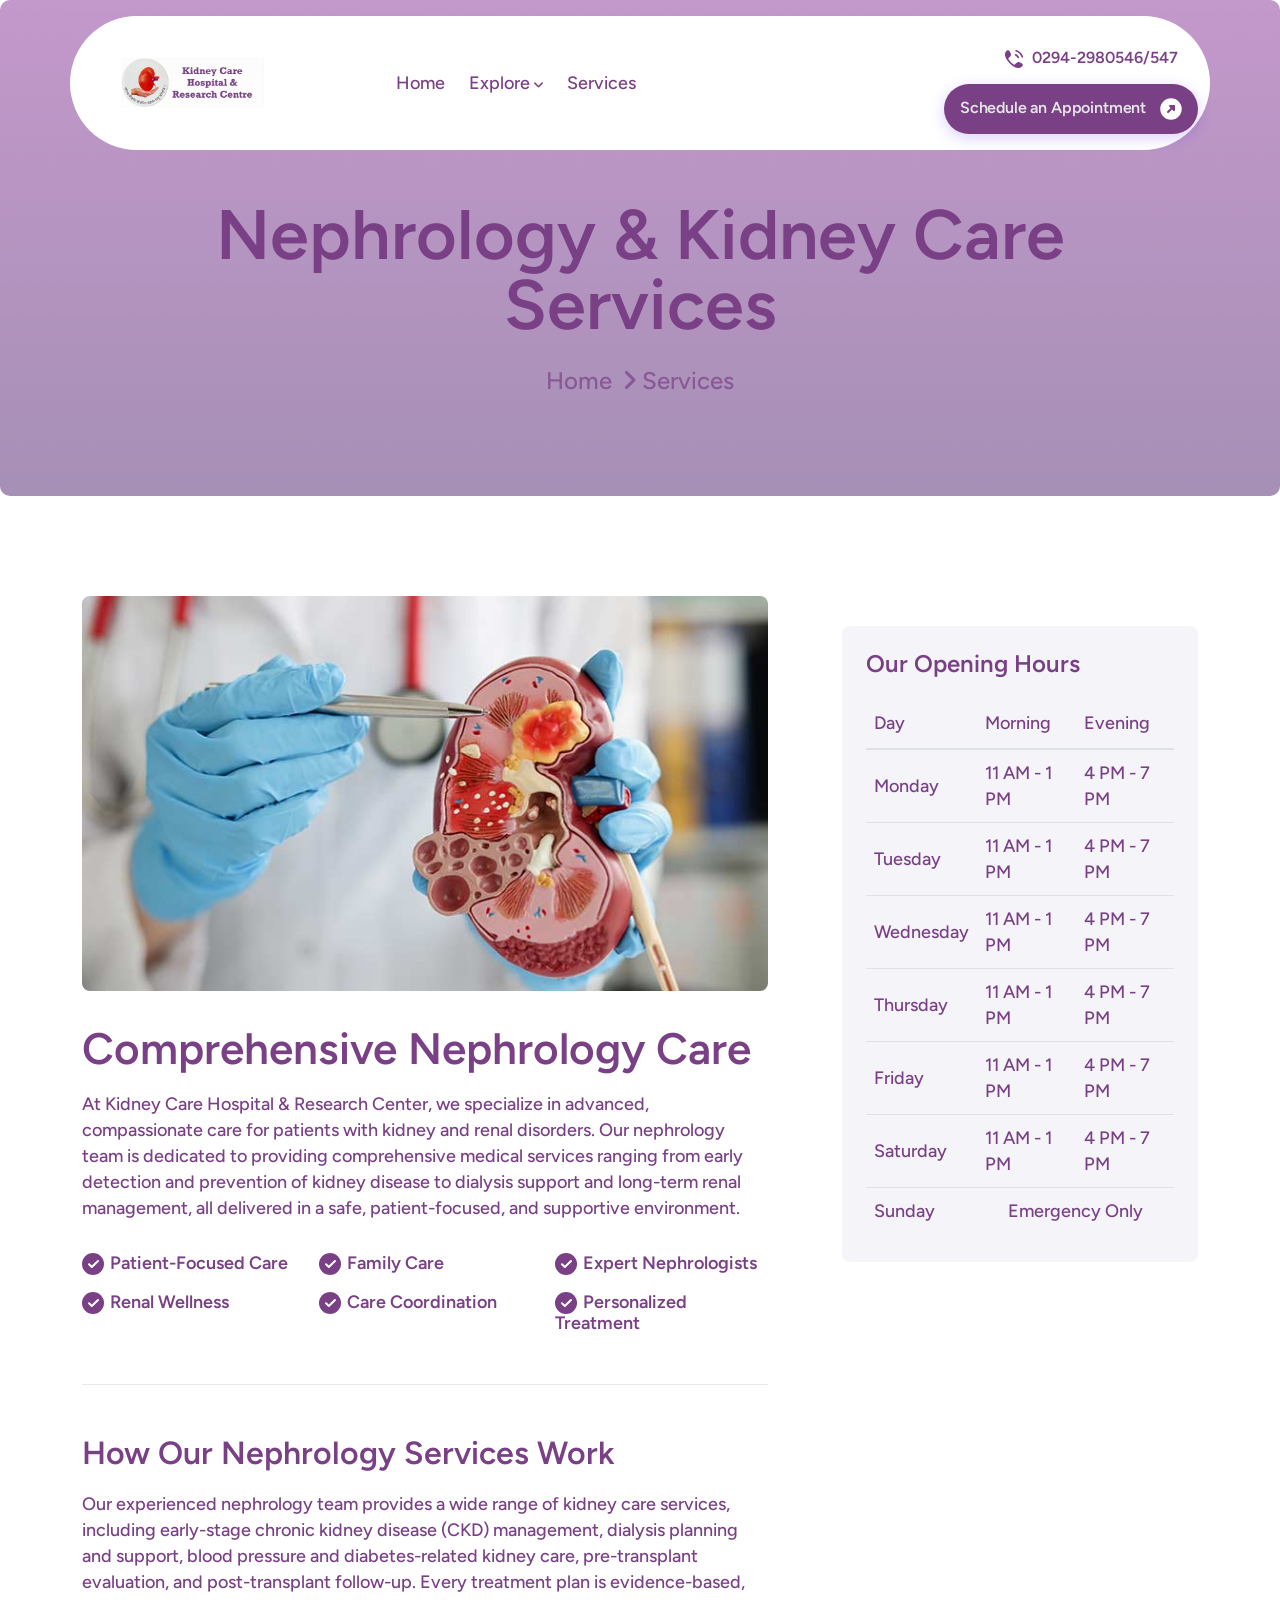
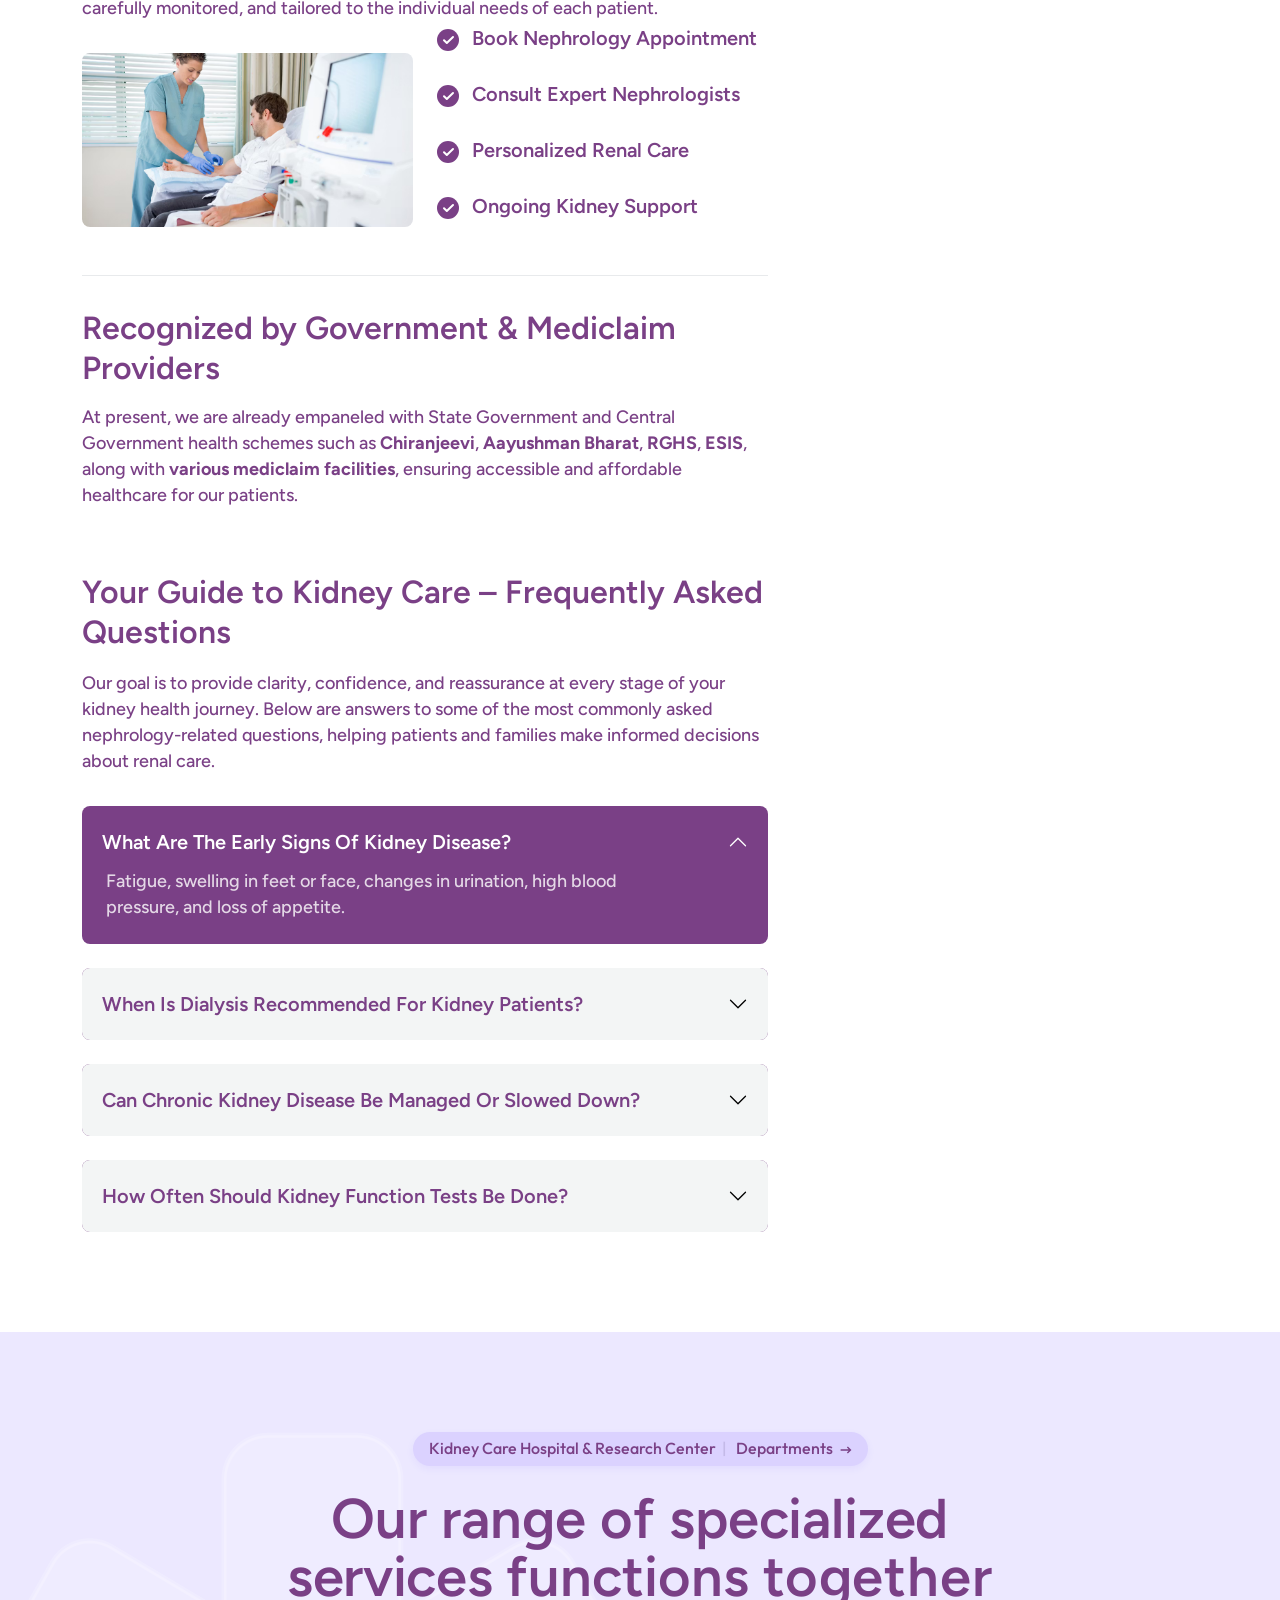
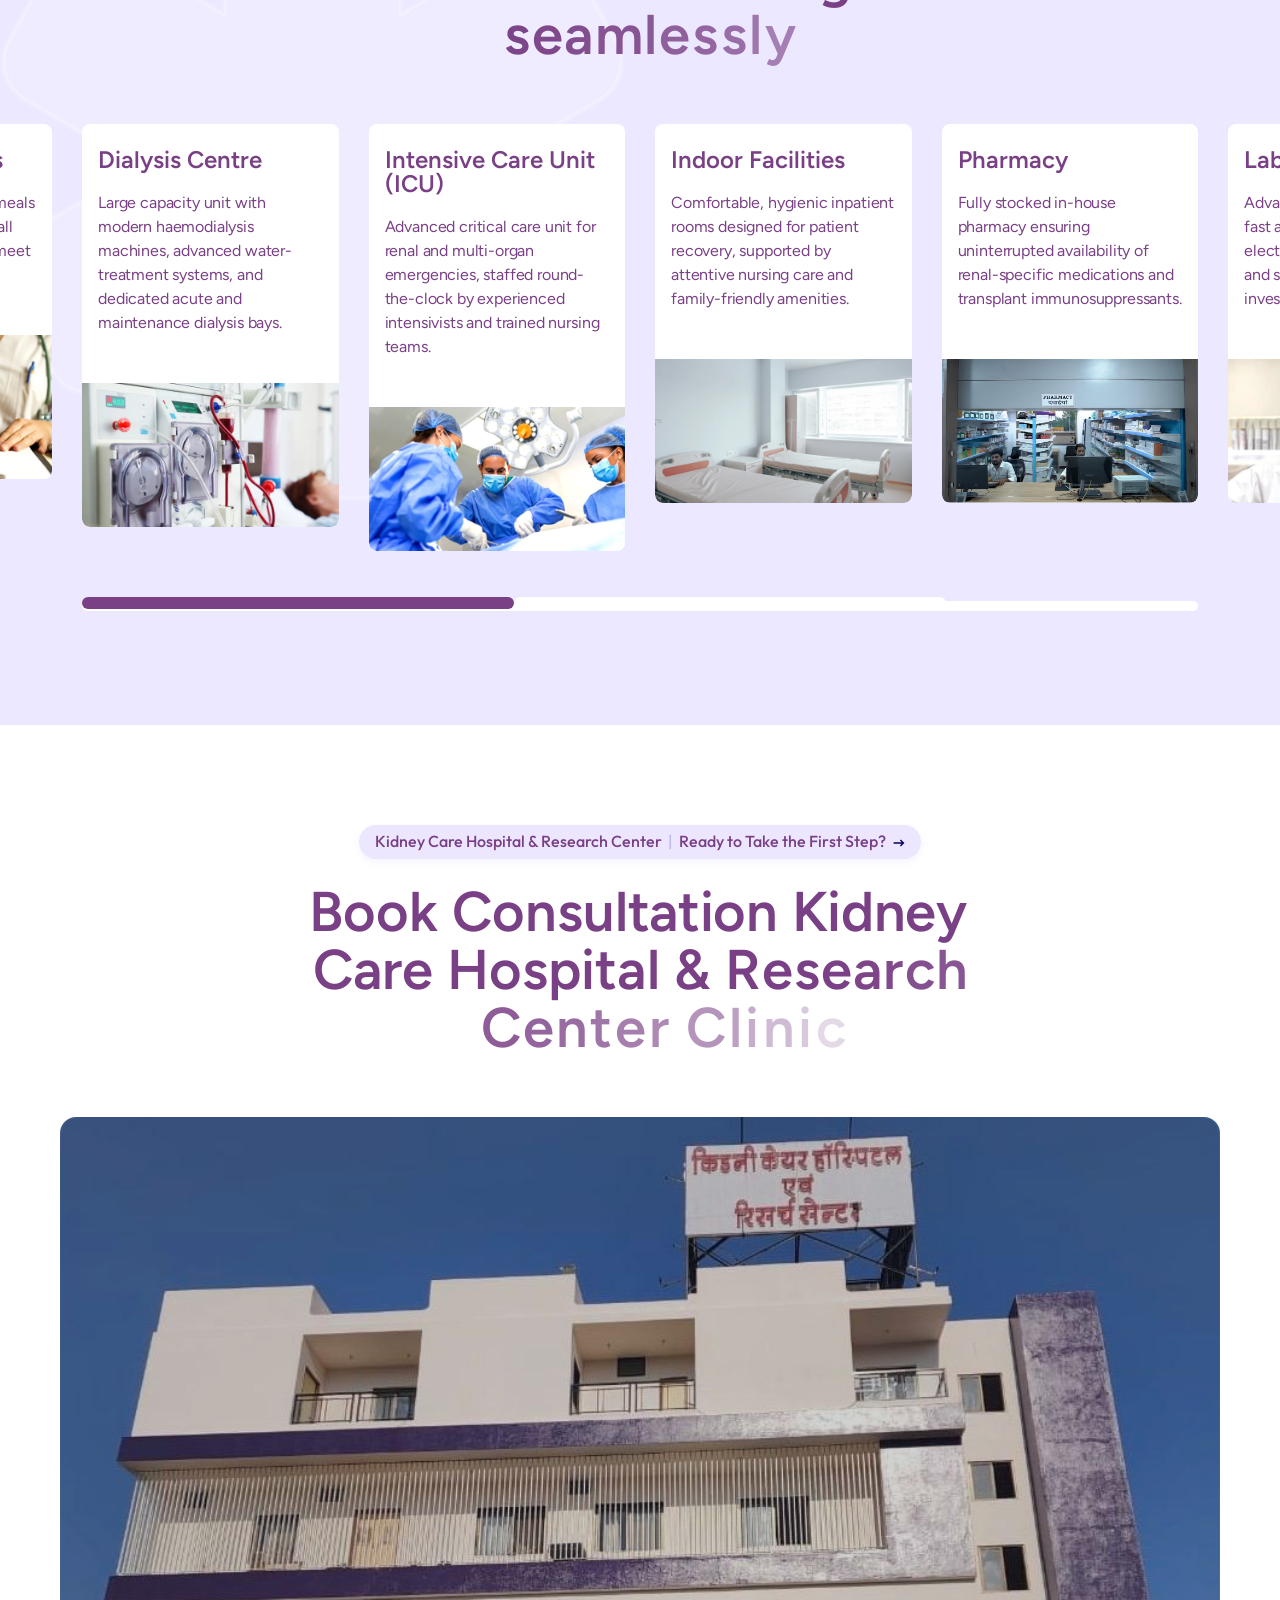
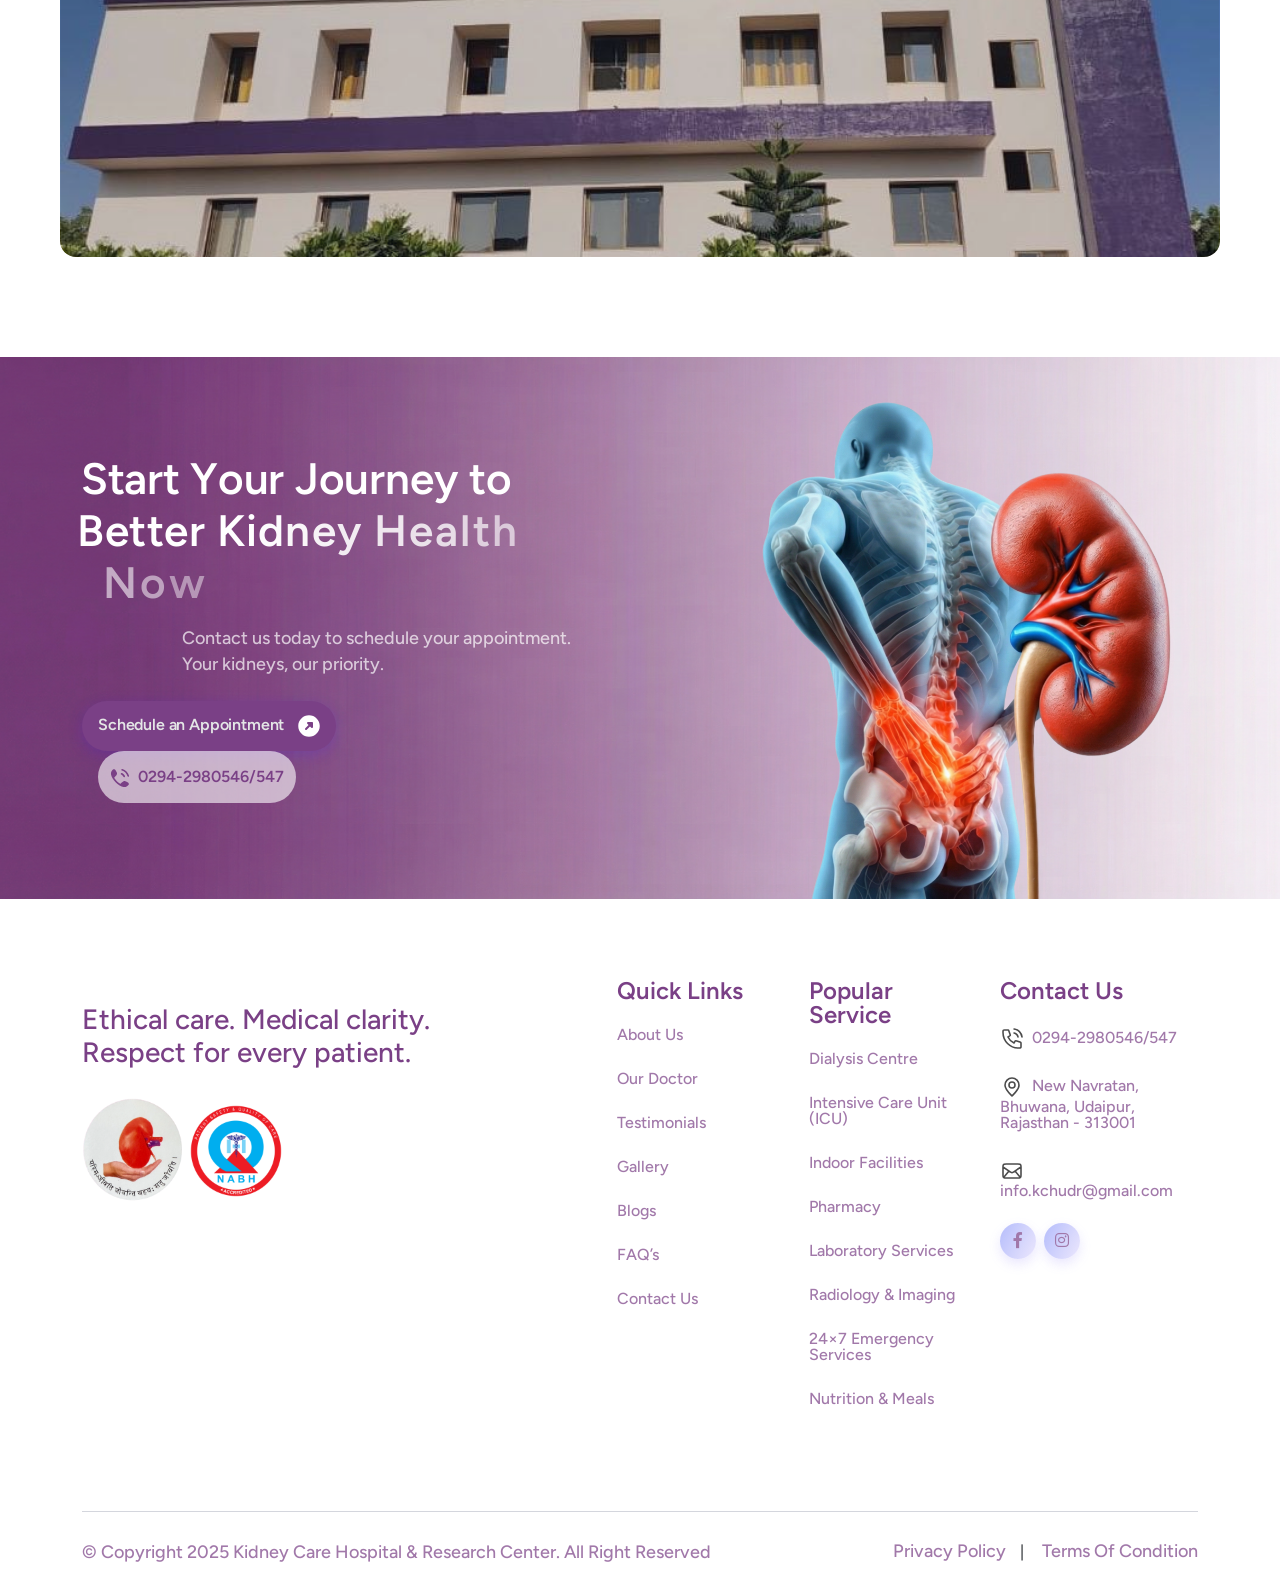
<file: services.html>
<!DOCTYPE html>
<html lang="en">
<head>
     <meta charset="UTF-8">
     <meta name="viewport" content="width=device-width, initial-scale=1.0">
     <title>Kidney Care Hospital & Research Center- Services</title>

     <!--=====FAB ICON=======-->
    <link rel="shortcut icon" href="assets/img/logo/1.png">

    <!--===== CSS LINK =======-->
    <link rel="stylesheet" href="assets/css/plugins/bootstrap.min.css">
    <link rel="stylesheet" href="assets/css/plugins/aos.css">
    <link rel="stylesheet" href="assets/css/plugins/fontawesome.css">
    <link rel="stylesheet" href="assets/css/plugins/magnific-popup.css">
    <link rel="stylesheet" href="assets/css/plugins/owlcarousel.min.css">
    <link rel="stylesheet" href="assets/css/plugins/sidebar.css">
    <link rel="stylesheet" href="assets/css/plugins/slick-slider.css">
    <link rel="stylesheet" href="assets/css/plugins/nice-select.css">
    <link rel="stylesheet" href="assets/css/plugins/swiper-bundle.css">
    <link rel="stylesheet" href="assets/css/main.css">

    <!--=====  JS SCRIPT LINK =======-->
    <script src="assets/js/plugins/jquery-3-7-1.min.js"></script>
</head>
<body class="homepage1-body">

<!--===== PRELOADER STARTS =======-->
<div class="cs_preloader">
    <div class="cs_preloader_in">
      <div class="cs_wave_first">
        <svg enable-background="new 0 0 300.08 300.08" viewBox="0 0 300.08 300.08" xmlns="http://www.w3.org/2000/svg"><path d="m293.26 184.14h-82.877l-12.692-76.138c-.546-3.287-3.396-5.701-6.718-5.701-.034 0-.061 0-.089 0-3.369.027-6.199 2.523-6.677 5.845l-12.507 87.602-14.874-148.69c-.355-3.43-3.205-6.056-6.643-6.138-.048 0-.096 0-.143 0-3.39 0-6.274 2.489-6.752 5.852l-19.621 137.368h-9.405l-12.221-42.782c-.866-3.028-3.812-5.149-6.8-4.944-3.13.109-5.777 2.332-6.431 5.395l-8.941 42.332h-73.049c-3.771 0-6.82 3.049-6.82 6.82 0 3.778 3.049 6.82 6.82 6.82h78.566c3.219 0 6.002-2.251 6.67-5.408l4.406-20.856 6.09 21.313c.839 2.939 3.526 4.951 6.568 4.951h20.46c3.396 0 6.274-2.489 6.752-5.845l12.508-87.596 14.874 148.683c.355 3.437 3.205 6.056 6.643 6.138h.143c3.39 0 6.274-2.489 6.752-5.845l14.227-99.599 6.397 38.362c.546 3.287 3.396 5.702 6.725 5.702h88.66c3.771 0 6.82-3.049 6.82-6.82-.001-3.772-3.05-6.821-6.821-6.821z"></path></svg>
      </div>
      <div class="cs_wave_second">
        <svg enable-background="new 0 0 300.08 300.08" viewBox="0 0 300.08 300.08" xmlns="http://www.w3.org/2000/svg"><path d="m293.26 184.14h-82.877l-12.692-76.138c-.546-3.287-3.396-5.701-6.718-5.701-.034 0-.061 0-.089 0-3.369.027-6.199 2.523-6.677 5.845l-12.507 87.602-14.874-148.69c-.355-3.43-3.205-6.056-6.643-6.138-.048 0-.096 0-.143 0-3.39 0-6.274 2.489-6.752 5.852l-19.621 137.368h-9.405l-12.221-42.782c-.866-3.028-3.812-5.149-6.8-4.944-3.13.109-5.777 2.332-6.431 5.395l-8.941 42.332h-73.049c-3.771 0-6.82 3.049-6.82 6.82 0 3.778 3.049 6.82 6.82 6.82h78.566c3.219 0 6.002-2.251 6.67-5.408l4.406-20.856 6.09 21.313c.839 2.939 3.526 4.951 6.568 4.951h20.46c3.396 0 6.274-2.489 6.752-5.845l12.508-87.596 14.874 148.683c.355 3.437 3.205 6.056 6.643 6.138h.143c3.39 0 6.274-2.489 6.752-5.845l14.227-99.599 6.397 38.362c.546 3.287 3.396 5.702 6.725 5.702h88.66c3.771 0 6.82-3.049 6.82-6.82-.001-3.772-3.05-6.821-6.821-6.821z"></path></svg>
      </div>
    </div>
  </div>
<!--===== PRELOADER ENDS =======-->

<!--===== PROGRESS STARTS=======-->
<div class="paginacontainer">
     <div class="progress-wrap">
       <svg class="progress-circle svg-content" width="100%" height="100%" viewBox="-1 -1 102 102">
         <path d="M50,1 a49,49 0 0,1 0,98 a49,49 0 0,1 0,-98"/>
       </svg>
     </div>
   </div>
 <!--===== PROGRESS ENDS=======-->

<!--=====HEADER START=======-->
<header class="homepage4-body">
  <div id="vl-header-sticky" class="vl-header-area vl-transparent-header">
      <div class="container">
          <div class="row align-items-center row-bg1">
              <div class="col-lg-2 col-md-6 col-6">
                  <div class="vl-logo">
                      <a href="index.html"><img src="assets/img/logo/logo+text.png" alt=""></a>
                  </div>
              </div>
              <div class="col-lg-5 d-none d-lg-block">
                  <div class="vl-main-menu text-center">
                         <nav class="vl-mobile-menu-active">
                          <ul>
                              <li class="has-dropdown">
                                  <a href="index.html">Home <span class="arrow-size"></i></span></a>
                                 
                              </li>
                              <li class="has-dropdown">
                                <a href="#">Explore <span class="arrow-size"><i class="fa-solid fa-angle-down d-lg-inline d-none"></i></span></a>
                                  <ul class="sub-menu">
                                      <li><a href="about.html">About Us</a></li>
                                      <li><a href="doctor.html">Our Doctor</a></li>
                                      <li><a href="testimonial.html">Testimonials</a></li>
                                      <li><a href="Gallery.html">Gallery</a></li>
                                      <li><a href="https://drsoniagupta.exlyapp.com/blog">Blogs</a></li>
                                      <li><a href="faq.html">FAQ’s</a></li>
                                      <li><a href="contact.html">Contact Us</a></li>
                                      
                                  </ul>
                              </li>
                              <li class="has-dropdown">
                                  <a href="services.html">Services <span class="arrow-size"></i></span></a>
                              </li>
                          </ul>
                      </nav>
                  </div>
              </div>
              <div class="col-lg-5 col-md-6 col-6">
                <div class="vl-hero-btn d-none d-lg-block text-end">
                  <div class="btn-area1">
                    <a href="tel: 0294-2980546/547" class="phone"><svg xmlns="http://www.w3.org/2000/svg" width="20" height="20" viewBox="0 0 20 20" fill="none">
                        <g clip-path="url(#clip0_5825_4343)">
                          <path d="M4.32688 1.17598C4.79912 1.27359 5.1752 1.59087 5.40887 2.01006L6.15321 3.34544C6.42738 3.83727 6.65811 4.25117 6.80878 4.61098C6.96862 4.99266 7.06355 5.36904 7.02016 5.78518C6.97676 6.20131 6.80622 6.55001 6.57107 6.8905C6.3494 7.21148 6.03823 7.56888 5.66848 7.99356L4.57431 9.25038C4.37824 9.47563 4.2802 9.58821 4.27124 9.72896C4.26228 9.86971 4.34263 9.98996 4.50333 10.2304C5.87299 12.2796 7.71894 14.1262 9.76983 15.497C10.0103 15.6577 10.1305 15.738 10.2712 15.7291C10.412 15.7201 10.5247 15.6221 10.7498 15.426L12.0067 14.3318C12.4314 13.962 12.7888 13.6509 13.1098 13.4292C13.4502 13.194 13.799 13.0235 14.2151 12.9801C14.6312 12.9367 15.0077 13.0317 15.3893 13.1915C15.7491 13.3422 16.163 13.5729 16.6547 13.847L17.9902 14.5915C18.4094 14.8251 18.7267 15.2012 18.8243 15.6734C18.9229 16.1505 18.7775 16.6302 18.4562 17.0244C17.2904 18.4547 15.4227 19.3654 13.4633 18.9701C12.259 18.7272 11.0707 18.3225 9.63342 17.4982C6.74558 15.842 4.15636 13.2514 2.50212 10.367C1.67786 8.92963 1.2731 7.74134 1.03015 6.53696C0.634898 4.5776 1.54559 2.70987 2.9759 1.54412C3.37009 1.22284 3.84971 1.07736 4.32688 1.17598Z" fill="#7a4086"/>
                          <path fill-rule="evenodd" clip-rule="evenodd" d="M11.3062 1.54C11.4337 1.0978 11.8957 0.842779 12.3379 0.970388C15.5607 1.90041 18.099 4.43862 19.0292 7.66132C19.1567 8.1035 18.9017 8.56545 18.4596 8.69304C18.0174 8.8207 17.5554 8.5657 17.4278 8.1235C16.6565 5.45101 14.5483 3.34295 11.8757 2.57171C11.4336 2.4441 11.1786 1.98219 11.3062 1.54ZM10.7947 5.47187C10.9747 5.04825 11.4639 4.85066 11.8876 5.03055C13.2723 5.6186 14.381 6.72725 14.969 8.11199C15.1489 8.53562 14.9513 9.02487 14.5277 9.20479C14.1041 9.38462 13.6148 9.18704 13.4349 8.76345C13.0157 7.77614 12.2234 6.9839 11.2361 6.56463C10.8125 6.38474 10.6149 5.8955 10.7947 5.47187Z" fill="#7a4086"/>
                        </g>
                        <defs>
                          <clipPath id="clip0_5825_4343">
                            <rect width="20" height="20" fill="white"/>
                          </clipPath>
                        </defs>
                      </svg> 0294-2980546/547</a>
                    <a href="https://drsoniaudr.exlyapp.com/ce0cab9c-1114-4adc-8aa7-22b301034596" class="vl-btn4">Schedule an Appointment <span><svg xmlns="http://www.w3.org/2000/svg" width="22" height="22" viewBox="0 0 22 22" fill="none">
                        <path fill-rule="evenodd" clip-rule="evenodd" d="M11 0.25C5.06294 0.25 0.25 5.06294 0.25 11C0.25 16.9371 5.06294 21.75 11 21.75C16.9371 21.75 21.75 16.9371 21.75 11C21.75 5.06294 16.9371 0.25 11 0.25ZM10 7C9.5955 7 9.2309 7.24364 9.0761 7.61732C8.92134 7.99099 9.0069 8.42111 9.2929 8.70711L10.5858 10L7.29289 13.2929C6.90237 13.6834 6.90237 14.3166 7.29289 14.7071C7.68342 15.0976 8.31658 15.0976 8.70711 14.7071L12 11.4142L13.2929 12.7071C13.5789 12.9931 14.009 13.0787 14.3827 12.9239C14.7564 12.7691 15 12.4045 15 12V8C15 7.44772 14.5523 7 14 7H10Z" fill="white"/>
                      </svg></span></a>
                </div>
                </div>
                <div class="vl-header-action-item d-block d-lg-none">
                  <button type="button" class="vl-offcanvas-toggle">
                    <i class="fa-solid fa-bars-staggered"></i>
                  </button>
               </div>
              </div>
          </div>
      </div>
  </div>
</header>
 <!--=====HEADER END =======-->

<!--===== MOBILE HEADER STARTS =======-->
<div class="homepage4-body">
  <div class="vl-offcanvas">
    <div class="vl-offcanvas-wrapper">
        <div class="vl-offcanvas-header d-flex justify-content-between align-items-center mb-90">
            <div class="vl-offcanvas-logo">
            </div>
            <div class="vl-offcanvas-close">
               <button class="vl-offcanvas-close-toggle"><a href="index.html"><img src="assets/img/logo/1.png" alt=""></a></button>
            </div>
        </div>

        <div class="vl-offcanvas-menu d-lg-none mb-40">
            <nav></nav>
        </div>

        <div class="space20"></div>
        <div class="vl-offcanvas-info">
            <h3 class="vl-offcanvas-sm-title">Contact Us</h3>
            <div class="space20"></div>
            <span><a href="mailto:info.kchudr@gmail.com"> <i class="fa-regular fa-envelope"></i>info.kchudr@gmail.com</a></span>
            <span><a href="tel: 0294-2980546/547"><i class="fa-solid fa-phone"></i>  0294-2980546/547</a></span>
            <span><a href="#"><i class="fa-solid fa-location-dot"></i> New Navratan, Bhuwana, Udaipur, Rajasthan - 313001</a></span>
        </div>
        <div class="space20"></div>
        <div class="vl-offcanvas-social">
            <h3 class="vl-offcanvas-sm-title">Follow Us</h3>
            <div class="space20"></div>
            <a href="https://www.facebook.com/people/Kidney-Care-Hospital-and-Research-Center/100068045023616/"><i class="fab fa-facebook-f"></i></a>
            <a href="https://www.instagram.com/kidneyhospitaludaipur/"><i class="fab fa-instagram"></i></a>
         </div>
    </div>
</div>
<div class="vl-offcanvas-overlay"></div>
</div>
<!--===== MOBILE HEADER STARTS =======-->

<!--===== HERO AREA STARTS =======-->
<div class="inner-header-section-area" style="background-image: url(assets/img/all-images/bg/Screenshot\ 2025-12-11\ 163309.png); background-position: center; background-repeat: no-repeat; background-size: cover;">
  <div class="container">
    <div class="row align-items-center">
      <div class="col-lg-12">
        <div class="hero-header">
          <h1 class="text-anime-style-1">Nephrology & Kidney Care Services</h1>
          <div class="space28"></div>
          <a href="index.html" class="bradecrumb">Home <i class="fa-solid fa-angle-right"></i>Services </a>
        </div>
      </div>
    </div>
  </div>
</div>
<!--===== HERO AREA ENDS =======-->

<!--===== SERVICE AREA STARTS =======-->
<div class="service-all-details-area sp1">
    <div class="container">
        <div class="row">
            <div class="col-lg-8">
                <div class="service-main-content-details heading1 padding-right">
                    <div class="img1">
                        <img src="assets/img/all-images/service/24214-nephrologist.jpg" alt="">
                    </div>
                    <div class="space32"></div>
                    <h2>Comprehensive Nephrology Care</h2>
                    <div class="space16"></div>
                    <p>At Kidney Care Hospital & Research Center, we specialize in advanced, compassionate care for patients with kidney and renal disorders. Our nephrology team is dedicated to providing comprehensive medical services ranging from early detection and prevention of kidney disease to dialysis support and long-term renal management, all delivered in a safe, patient-focused, and supportive environment.</p>
                   <div class="space16"></div>
                    <div class="m-list-area">
                        <div class="row">
                            <div class="col-lg-4 col-md-6">
                                <ul class="m-list">
                                    <li><img src="assets/img/icons/x6sdx3g0rbmj1cla5s.svg" alt="">Patient-Focused Care</li>
                                    <li><img src="assets/img/icons/x6sdx3g0rbmj1cla5s.svg" alt="">Renal Wellness</li>
                                </ul>
                            </div>
    
                            <div class="col-lg-4 col-md-6">
                                <ul class="m-list">
                                    <li><img src="assets/img/icons/x6sdx3g0rbmj1cla5s.svg" alt="">Family Care</li>
                                    <li><img src="assets/img/icons/x6sdx3g0rbmj1cla5s.svg" alt="">Care Coordination</li>
                                </ul>
                            </div>
    
                            <div class="col-lg-4 col-md-6">
                                <ul class="m-list">
                                    <li><img src="assets/img/icons/x6sdx3g0rbmj1cla5s.svg" alt="">Expert Nephrologists</li>
                                    <li><img src="assets/img/icons/x6sdx3g0rbmj1cla5s.svg" alt="">Personalized Treatment</li>
                                </ul>
                            </div>
                        </div>
                    </div>
                    <div class="space48"></div>
                    <h3>How Our Nephrology Services Work</h3>
                    <div class="space18"></div>
                    <p>Our experienced nephrology team provides a wide range of kidney care services, including early-stage chronic kidney disease (CKD) management, dialysis planning and support, blood pressure and diabetes-related kidney care, pre-transplant evaluation, and post-transplant follow-up. Every treatment plan is evidence-based, carefully monitored, and tailored to the individual needs of each patient.</p>
                    <div class="img-list-area">
                        <div class="row align-items-center">
                            <div class="col-lg-6 col-md-6">
                                <div class="space32"></div>
                                <div class="img1">
                                    <img src="assets/img/all-images/service/452d6a583e2d5a99d565371c70c27ff7f1ba5c79-960x504.avif" alt="">
                                </div>
                                <div class="space30 d-md-none d-block"></div>
                            </div>

                            <div class="col-lg-6 col-md-6">
                                <ul class="img-list">
                                    <li><img src="assets/img/icons/x6sdx3g0rbmj1cla5s.svg" alt="">Book Nephrology Appointment</li>

                                    <li><img src="assets/img/icons/x6sdx3g0rbmj1cla5s.svg" alt="">Consult Expert Nephrologists</li>

                                    <li><img src="assets/img/icons/x6sdx3g0rbmj1cla5s.svg" alt="">Personalized Renal Care</li>

                                    <li><img src="assets/img/icons/x6sdx3g0rbmj1cla5s.svg" alt="">Ongoing Kidney Support</li>
                                </ul>
                            </div>
                        </div>
                    </div>
                    <div class="space32"></div>
                    <h3>Recognized by Government & Mediclaim Providers</h3>
                    <div class="space16"></div>
                    <p>At present, we are already empaneled with State Government and Central Government health schemes such as <strong>Chiranjeevi</strong>, <strong>Aayushman Bharat</strong>, <strong>RGHS</strong>, <strong>ESIS</strong>, along with <strong>various mediclaim facilities</strong>, ensuring accessible and affordable healthcare for our patients.</p>
                   <div class="space16"></div>
                    <div class="space48"></div>
                    <h3>Your Guide to Kidney Care – Frequently Asked Questions</h3>
                    <div class="space18"></div>
                    <p>Our goal is to provide clarity, confidence, and reassurance at every stage of your kidney health journey. Below are answers to some of the most commonly asked nephrology-related questions, helping patients and families make informed decisions about renal care.</p>
                    <div class="space8"></div>
                    <div class="accordion-area">
                        <div class="accordion" id="accordionExample">
                            <div class="accordion-item">
                              <h4 class="accordion-header">
                                <button class="accordion-button" type="button" data-bs-toggle="collapse" data-bs-target="#collapseOne" aria-expanded="true" aria-controls="collapseOne">
                                    What are the early signs of kidney disease?
                                </button>
                              </h4>
                              <div id="collapseOne" class="accordion-collapse collapse show" data-bs-parent="#accordionExample">
                                <div class="accordion-body">
                                  <p>Fatigue, swelling in feet or face, changes in urination, high blood pressure, and loss of appetite.</p>
                                </div>
                              </div>
                            </div>
                            <div class="accordion-item">
                              <h4 class="accordion-header">
                                <button class="accordion-button collapsed" type="button" data-bs-toggle="collapse" data-bs-target="#collapseTwo" aria-expanded="false" aria-controls="collapseTwo">
                                    When is dialysis recommended for kidney patients?
                                </button>
                              </h4>
                              <div id="collapseTwo" class="accordion-collapse collapse" data-bs-parent="#accordionExample">
                                <div class="accordion-body">
                                    <p>Dialysis is advised when kidney function becomes severely reduced and wastes cannot be removed naturally.</p>
                                </div>
                              </div>
                            </div>
                            <div class="accordion-item">
                              <h4 class="accordion-header">
                                <button class="accordion-button collapsed" type="button" data-bs-toggle="collapse" data-bs-target="#collapseThree" aria-expanded="false" aria-controls="collapseThree">
                                    Can chronic kidney disease be managed or slowed down?
                                </button>
                              </h4>
                              <div id="collapseThree" class="accordion-collapse collapse" data-bs-parent="#accordionExample">
                                <div class="accordion-body">
                                    <p>Yes, with early diagnosis, proper medication, diet control, blood pressure and diabetes management.p>
                                </div>
                              </div>
                            </div>

                            <div class="accordion-item">
                                <h4 class="accordion-header">
                                  <button class="accordion-button collapsed" type="button" data-bs-toggle="collapse" data-bs-target="#collapseFour" aria-expanded="false" aria-controls="collapseFour">
                                    How often should kidney function tests be done?
                                  </button>
                                </h4>
                                <div id="collapseFour" class="accordion-collapse collapse" data-bs-parent="#accordionExample">
                                  <div class="accordion-body">
                                      <p>At least once a year for healthy adults, and every 3–6 months for high-risk or kidney patients.</p>
                                  </div>
                                </div>
                              </div>
                          </div>
                    </div>
                </div>
            </div>

                            <div class="col-lg-4">
                              <div class="service-main-siderbar-area">
                                  <div class="space30"></div>
                                  <div class="open-hours-box">
                                      <h3>Our Opening Hours</h3>
                                      <div class="space24"></div>
                                      <table style="width: 100%; border-collapse: collapse;">
                                          <thead>
                                    <tr>
                                        <th style="padding: 12px 8px; text-align: left; color: var(--ztc-text-text-3); font-family: var(--ztc-family-font1); font-size: var(--ztc-font-size-font-s18); font-style: normal; font-weight: var(--ztc-weight-medium); line-height: 26px; border-bottom: 2px solid #dee2e6;">Day</th>
                                        <th style="padding: 12px 8px; text-align: left; color: var(--ztc-text-text-3); font-family: var(--ztc-family-font1); font-size: var(--ztc-font-size-font-s18); font-style: normal; font-weight: var(--ztc-weight-medium); line-height: 26px; border-bottom: 2px solid #dee2e6;">Morning</th>
                                        <th style="padding: 12px 8px; text-align: left; color: var(--ztc-text-text-3); font-family: var(--ztc-family-font1); font-size: var(--ztc-font-size-font-s18); font-style: normal; font-weight: var(--ztc-weight-medium); line-height: 26px; border-bottom: 2px solid #dee2e6;">Evening</th>
                                    </tr>
                                </thead>
                                <tbody>
                                    <tr>
                                        <td style="padding: 10px 8px; border-bottom: 1px solid #dee2e6;"><a href="#" style="text-decoration: none; color: var(--ztc-text-text-3); font-family: var(--ztc-family-font1); font-size: var(--ztc-font-size-font-s18); font-style: normal; font-weight: var(--ztc-weight-medium); line-height: 26px;">Monday</a></td>
                                        <td style="padding: 10px 8px; border-bottom: 1px solid #dee2e6;"><a href="#" style="text-decoration: none; color: var(--ztc-text-text-3); font-family: var(--ztc-family-font1); font-size: var(--ztc-font-size-font-s18); font-style: normal; font-weight: var(--ztc-weight-medium); line-height: 26px;">11 AM - 1 PM</a></td>
                                        <td style="padding: 10px 8px; border-bottom: 1px solid #dee2e6;"><a href="#" style="text-decoration: none; color: var(--ztc-text-text-3); font-family: var(--ztc-family-font1); font-size: var(--ztc-font-size-font-s18); font-style: normal; font-weight: var(--ztc-weight-medium); line-height: 26px;">4 PM - 7 PM</a></td>
                                    </tr>
                                    <tr>
                                        <td style="padding: 10px 8px; border-bottom: 1px solid #dee2e6;"><a href="#" style="text-decoration: none; color: var(--ztc-text-text-3); font-family: var(--ztc-family-font1); font-size: var(--ztc-font-size-font-s18); font-style: normal; font-weight: var(--ztc-weight-medium); line-height: 26px;">Tuesday</a></td>
                                        <td style="padding: 10px 8px; border-bottom: 1px solid #dee2e6;"><a href="#" style="text-decoration: none; color: var(--ztc-text-text-3); font-family: var(--ztc-family-font1); font-size: var(--ztc-font-size-font-s18); font-style: normal; font-weight: var(--ztc-weight-medium); line-height: 26px;">11 AM - 1 PM</a></td>
                                        <td style="padding: 10px 8px; border-bottom: 1px solid #dee2e6;"><a href="#" style="text-decoration: none; color: var(--ztc-text-text-3); font-family: var(--ztc-family-font1); font-size: var(--ztc-font-size-font-s18); font-style: normal; font-weight: var(--ztc-weight-medium); line-height: 26px;">4 PM - 7 PM</a></td>
                                    </tr>
                                    <tr>
                                        <td style="padding: 10px 8px; border-bottom: 1px solid #dee2e6;"><a href="#" style="text-decoration: none; color: var(--ztc-text-text-3); font-family: var(--ztc-family-font1); font-size: var(--ztc-font-size-font-s18); font-style: normal; font-weight: var(--ztc-weight-medium); line-height: 26px;">Wednesday</a></td>
                                        <td style="padding: 10px 8px; border-bottom: 1px solid #dee2e6;"><a href="#" style="text-decoration: none; color: var(--ztc-text-text-3); font-family: var(--ztc-family-font1); font-size: var(--ztc-font-size-font-s18); font-style: normal; font-weight: var(--ztc-weight-medium); line-height: 26px;">11 AM - 1 PM</a></td>
                                        <td style="padding: 10px 8px; border-bottom: 1px solid #dee2e6;"><a href="#" style="text-decoration: none; color: var(--ztc-text-text-3); font-family: var(--ztc-family-font1); font-size: var(--ztc-font-size-font-s18); font-style: normal; font-weight: var(--ztc-weight-medium); line-height: 26px;">4 PM - 7 PM</a></td>
                                    </tr>
                                    <tr>
                                        <td style="padding: 10px 8px; border-bottom: 1px solid #dee2e6;"><a href="#" style="text-decoration: none; color: var(--ztc-text-text-3); font-family: var(--ztc-family-font1); font-size: var(--ztc-font-size-font-s18); font-style: normal; font-weight: var(--ztc-weight-medium); line-height: 26px;">Thursday</a></td>
                                        <td style="padding: 10px 8px; border-bottom: 1px solid #dee2e6;"><a href="#" style="text-decoration: none; color: var(--ztc-text-text-3); font-family: var(--ztc-family-font1); font-size: var(--ztc-font-size-font-s18); font-style: normal; font-weight: var(--ztc-weight-medium); line-height: 26px;">11 AM - 1 PM</a></td>
                                        <td style="padding: 10px 8px; border-bottom: 1px solid #dee2e6;"><a href="#" style="text-decoration: none; color: var(--ztc-text-text-3); font-family: var(--ztc-family-font1); font-size: var(--ztc-font-size-font-s18); font-style: normal; font-weight: var(--ztc-weight-medium); line-height: 26px;">4 PM - 7 PM</a></td>
                                    </tr>
                                    <tr>
                                        <td style="padding: 10px 8px; border-bottom: 1px solid #dee2e6;"><a href="#" style="text-decoration: none; color: var(--ztc-text-text-3); font-family: var(--ztc-family-font1); font-size: var(--ztc-font-size-font-s18); font-style: normal; font-weight: var(--ztc-weight-medium); line-height: 26px;">Friday</a></td>
                                        <td style="padding: 10px 8px; border-bottom: 1px solid #dee2e6;"><a href="#" style="text-decoration: none; color: var(--ztc-text-text-3); font-family: var(--ztc-family-font1); font-size: var(--ztc-font-size-font-s18); font-style: normal; font-weight: var(--ztc-weight-medium); line-height: 26px;">11 AM - 1 PM</a></td>
                                        <td style="padding: 10px 8px; border-bottom: 1px solid #dee2e6;"><a href="#" style="text-decoration: none; color: var(--ztc-text-text-3); font-family: var(--ztc-family-font1); font-size: var(--ztc-font-size-font-s18); font-style: normal; font-weight: var(--ztc-weight-medium); line-height: 26px;">4 PM - 7 PM</a></td>
                                    </tr>
                                    <tr>
                                        <td style="padding: 10px 8px; border-bottom: 1px solid #dee2e6;"><a href="#" style="text-decoration: none; color: var(--ztc-text-text-3); font-family: var(--ztc-family-font1); font-size: var(--ztc-font-size-font-s18); font-style: normal; font-weight: var(--ztc-weight-medium); line-height: 26px;">Saturday</a></td>
                                        <td style="padding: 10px 8px; border-bottom: 1px solid #dee2e6;"><a href="#" style="text-decoration: none; color: var(--ztc-text-text-3); font-family: var(--ztc-family-font1); font-size: var(--ztc-font-size-font-s18); font-style: normal; font-weight: var(--ztc-weight-medium); line-height: 26px;">11 AM - 1 PM</a></td>
                                        <td style="padding: 10px 8px; border-bottom: 1px solid #dee2e6;"><a href="#" style="text-decoration: none; color: var(--ztc-text-text-3); font-family: var(--ztc-family-font1); font-size: var(--ztc-font-size-font-s18); font-style: normal; font-weight: var(--ztc-weight-medium); line-height: 26px;">4 PM - 7 PM</a></td>
                                    </tr>
                                    <tr>
                                        <td style="padding: 10px 8px;"><a href="#" style="text-decoration: none; color: var(--ztc-text-text-3); font-family: var(--ztc-family-font1); font-size: var(--ztc-font-size-font-s18); font-style: normal; font-weight: var(--ztc-weight-medium); line-height: 26px;">Sunday</a></td>
                                        <td colspan="2" style="padding: 10px 8px; text-align: center;"><a href="#" style="text-decoration: none; color: var(--ztc-text-text-3); font-family: var(--ztc-family-font1); font-size: var(--ztc-font-size-font-s18); font-style: normal; font-weight: var(--ztc-weight-medium); line-height: 26px;">Emergency Only</a></td>
                                    </tr>
                                </tbody>
                            </table>
                        </div>
                    </div>
                </div>
            </div>
        </div>
    </div>
</div>
<!--===== SERVICE AREA STARTS =======-->
<div class="service4-section-area sp1">
  <img src="assets/img/elements/elements12.png" alt="" class="elements12 keyframe5">
  <div class="container">
    <div class="row">
      <div class="col-lg-8 m-auto">
        <div class="heading4 text-center space-margin60">
          <h5 class="vl-section-subtitle">Kidney Care Hospital & Research Center<span> | </span> Departments <svg xmlns="http://www.w3.org/2000/svg" width="13" height="8" viewBox="0 0 13 8" fill="none">
            <path d="M0.667969 4.00033H11.049M8.00137 7.33366L11.3346 4.00033L8.0013 0.666992" stroke="#7a4086" stroke-width="1.5"/>
          </svg>
        </h5>
        <div class="space24"></div>
        <h2 class="vl-section-title text-anime-style-3">Our range of specialized services functions together seamlessly</h2>
        </div>
      </div>
    </div>

    <div class="row">
      <div class="col-lg-12">
        <div class="service4-slider-area owl-carousel">
          <div class="service4-boxarea">
            <div class="content-area">
              <a class="title">Dialysis Centre</a>
              <div class="space16"></div>
              <p>Large capacity unit with modern haemodialysis machines, advanced water-treatment systems,
                and dedicated acute and maintenance dialysis bays.</p>
              <div class="space24"></div>
            </div>

            <div class="img1 image-anime">
              <img src="assets/img/all-images/works/maxresdefault-big.webp" alt="">
            </div>
          </div>

          <div class="service4-boxarea">
            <div class="content-area">
              <a class="title">Intensive Care Unit (ICU)</a>
              <div class="space16"></div>
              <p> Advanced critical care unit for renal and multi-organ emergencies, staffed round-the-clock
                by experienced intensivists and trained nursing teams.</p>
              <div class="space24"></div>
            </div>

            <div class="img1 image-anime">
              <img src="assets/img/all-images/works/operation-big.webp" alt="">
            </div>
          </div>

          <div class="service4-boxarea">
            <div class="content-area">
              <a class="title">Indoor Facilities</a>
              <div class="space16"></div>
              <p>Comfortable, hygienic inpatient rooms designed for patient recovery, supported by attentive
                nursing care and family-friendly amenities.</p>
              <div class="space24"></div>
            </div>

            <div class="img1 image-anime">
              <img src="assets/img/all-images/works/private-rooms-1-big.webp" alt="">
            </div>
          </div>

          <div class="service4-boxarea">
            <div class="content-area">
              <a class="title">Pharmacy</a>
              <div class="space16"></div>
              <p>Fully stocked in-house pharmacy ensuring uninterrupted availability of renal-specific
                medications and transplant immunosuppressants.</p>
              <div class="space24"></div>
            </div>

            <div class="img1 image-anime">
              <img src="assets/img/all-images/works/general service6.avif" alt="">
            </div>
          </div>

          <div class="service4-boxarea">
            <div class="content-area">
              <a class="title">Laboratory Services</a>
              <div class="space16"></div>
              <p>Advanced laboratory providing fast and accurate renal panels, electrolytes, cultures,
                serology, and specialized renal investigations.</p>
              <div class="space24"></div>
            </div>

            <div class="img1 image-anime">
              <img src="assets/img/all-images/works/diag-big-1.webp" alt="">
            </div>
          </div>

          <div class="service4-boxarea">
            <div class="content-area">
              <a class="title">Radiology & Imaging</a>
              <div class="space16"></div>
              <p>On-site diagnostic imaging facilities including X-rays and emergency radiology support
                for rapid clinical decision-making</p>
              <div class="space24"></div>
            </div>

            <div class="img1 image-anime">
              <img src="assets/img/all-images/works/general service4.avif" alt="">
            </div>
          </div>

          <div class="service4-boxarea">
            <div class="content-area">
              <a class="title">24×7 Emergency Services</a>
              <div class="space16"></div>
              <p>Immediate medical evaluation and emergency dialysis access available round-the-clock
                for all critical and urgent presentations.</p>
              <div class="space24"></div>
            </div>

            <div class="img1 image-anime">
              <img src="assets/img/all-images/works/general service1.avif" alt="">
            </div>
          </div>

          <div class="service4-boxarea">
            <div class="content-area">
              <a class="title">Nutrition & Meals</a>
              <div class="space16"></div>
              <p> Nutritious, hospital-grade meals provided free of charge to all inpatients, customized
                to meet renal dietary requirements.</p>
              <div class="space24"></div>
            </div>

            <div class="img1 image-anime">
              <img src="assets/img/all-images/works/diet-services-big.webp" alt="">
            </div>
          </div>

         
        </div>
      </div>
    </div>
  </div>
</div>
<!--===== SERVICE AREA ENDS =======-->

<!--===== CONTACT AREA STARTS =======-->
<div class="contact-heading">
  <div class="space100 d-lg-block d-none"></div>
  <div class="space50 d-lg-none d-block"></div>
  <div class="container">
    <div class="row">
      <div class="col-lg-8 m-auto">
        <div class="heading4 text-center space-margin60">
          <h5 class="vl-section-subtitle">Kidney Care Hospital & Research Center<span> | </span>Ready to Take the First Step? <svg xmlns="http://www.w3.org/2000/svg" width="13" height="8" viewBox="0 0 13 8" fill="none">
            <path d="M0.667969 4.00033H11.049M8.00137 7.33366L11.3346 4.00033L8.0013 0.666992" stroke="#02015A" stroke-width="1.5"/>
          </svg>
        </h5>
        <div class="space24"></div>
        <h2 class="vl-section-title text-anime-style-3">Book Consultation Kidney Care Hospital & Research Center Clinic</h2>
        </div>
      </div>
    </div>
  </div>
</div>
<div class="contact1-section-area4" style="background-image: url(assets/img/all-images/achievements/WhatsApp\ Image\ 2025-12-26\ at\ 4.00.10\ PM.jpeg); background-position: center top; background-repeat: no-repeat; background-size: cover;">
  <img src="assets/img/all-images/bg/contact-bg.png" alt="" class="contact-bg">
  <div class="container">
    <div class="row">
      <div class="col-lg-7">
        <div class="contact-single-boxarea">
          <div class="row">
            <div class="col-lg-6 col-md-6" data-aos="zoom-in-up" data-aos-duration="800">
              <div class="single-box">
                <div class="icons">
                  <svg xmlns="http://www.w3.org/2000/svg" width="33" height="32" viewBox="0 0 33 32" fill="none">
                    <path d="M16.305 29.3327C23.6688 29.3327 29.6383 23.3631 29.6383 15.9993C29.6383 8.63555 23.6688 2.66602 16.305 2.66602C8.94122 2.66602 2.97168 8.63555 2.97168 15.9993C2.97168 23.3631 8.94122 29.3327 16.305 29.3327Z" stroke="#1C293F" stroke-width="2.5"/>
                    <path d="M16.9351 9.15785C16.9351 8.51839 16.4167 8 15.7772 8C15.1378 8 14.6194 8.51839 14.6194 9.15785H16.9351ZM18.9116 18.3738C18.4594 17.9217 17.7264 17.9217 17.2743 18.3738C16.8221 18.826 16.8221 19.559 17.2743 20.0112L18.9116 18.3738ZM19.59 22.3269C20.0421 22.7791 20.7751 22.7791 21.2273 22.3269C21.6795 21.8747 21.6795 21.1417 21.2273 20.6895L19.59 22.3269ZM14.6194 9.15785V14.5611H16.9351V9.15785H14.6194ZM17.2743 20.0112L19.59 22.3269L21.2273 20.6895L18.9116 18.3738L17.2743 20.0112ZM16.9351 16.8768C16.9351 17.5163 16.4167 18.0347 15.7772 18.0347V20.3504C17.6956 20.3504 19.2508 18.7951 19.2508 16.8768H16.9351ZM15.7772 18.0347C15.1378 18.0347 14.6194 17.5163 14.6194 16.8768H12.3037C12.3037 18.7951 13.8589 20.3504 15.7772 20.3504V18.0347ZM14.6194 16.8768C14.6194 16.2374 15.1378 15.719 15.7772 15.719V13.4033C13.8589 13.4033 12.3037 14.9585 12.3037 16.8768H14.6194ZM15.7772 15.719C16.4167 15.719 16.9351 16.2374 16.9351 16.8768H19.2508C19.2508 14.9585 17.6956 13.4033 15.7772 13.4033V15.719Z" fill="#1C293F"/>
                  </svg>
                </div>
                <div class="text">
                  <h4>Schedule</h4>
                  <div class="space14"></div>
                  <a href="#">Sun-Fri: 10 AM – 7 PM</a>
                </div>
              </div>
            </div>

            <div class="col-lg-6 col-md-6" data-aos="zoom-in-up" data-aos-duration="900">
              <div class="single-box">
                <div class="icons">
                  <svg xmlns="http://www.w3.org/2000/svg" width="33" height="32" viewBox="0 0 33 32" fill="none">
                    <path d="M16.3031 28C20.9697 23.2 25.6364 18.9019 25.6364 13.6C25.6364 8.29807 21.4577 4 16.3031 4C11.1484 4 6.96973 8.29807 6.96973 13.6C6.96973 18.9019 11.6364 23.2 16.3031 28Z" stroke="#1C293F" stroke-width="2.2" stroke-linecap="round" stroke-linejoin="round"/>
                    <path d="M16.3037 17.332C18.5129 17.332 20.3037 15.5412 20.3037 13.332C20.3037 11.1229 18.5129 9.33203 16.3037 9.33203C14.0945 9.33203 12.3037 11.1229 12.3037 13.332C12.3037 15.5412 14.0945 17.332 16.3037 17.332Z" stroke="#1C293F" stroke-width="2.2" stroke-linecap="round" stroke-linejoin="round"/>
                  </svg>
                </div>
                <div class="text">
                  <h4>locations</h4>
                  <div class="space14"></div>
                  <a>New Navratan, Bhuwana, Udaipur, Rajasthan - 313001</a>
                </div>
              </div>
            </div>

            <div class="col-lg-6 col-md-6" data-aos="zoom-in-up" data-aos-duration="1000">
              <div class="single-box">
                <div class="icons">
                  <svg xmlns="http://www.w3.org/2000/svg" width="33" height="32" viewBox="0 0 33 32" fill="none">
                    <path d="M6.13704 24.0013L12.8037 16.0013M27.4704 24.0013L20.8037 16.0013M4.80371 10.668L14.437 17.0901C15.2924 17.6604 15.72 17.9456 16.1822 18.0562C16.5908 18.1542 17.0166 18.1542 17.4252 18.0562C17.8874 17.9456 18.315 17.6604 19.1704 17.0901L28.8037 10.668M9.07038 25.3346H24.537C26.0305 25.3346 26.7773 25.3346 27.3477 25.044C27.8494 24.7884 28.2574 24.3804 28.513 23.8786C28.8037 23.3082 28.8037 22.5614 28.8037 21.068V10.9346C28.8037 9.44117 28.8037 8.69442 28.513 8.124C28.2574 7.62222 27.8494 7.21428 27.3477 6.95862C26.7773 6.66797 26.0305 6.66797 24.537 6.66797H9.07038C7.57691 6.66797 6.83016 6.66797 6.25974 6.95862C5.75796 7.21428 5.35002 7.62222 5.09436 8.124C4.80371 8.69442 4.80371 9.44116 4.80371 10.9346V21.068C4.80371 22.5614 4.80371 23.3082 5.09436 23.8786C5.35002 24.3804 5.75796 24.7884 6.25974 25.044C6.83016 25.3346 7.5769 25.3346 9.07038 25.3346Z" stroke="#1C293F" stroke-width="2" stroke-linecap="round" stroke-linejoin="round"/>
                  </svg>
                </div>
                <div class="text">
                  <h4>Our Email</h4>
                  <div class="space14"></div>
                  <a>info.kchudr@gmail.com</a>
                </div>
              </div>
            </div>

            <div class="col-lg-6 col-md-6" data-aos="zoom-in-up" data-aos-duration="1100">
              <div class="single-box">
                <div class="icons">
                  <svg xmlns="http://www.w3.org/2000/svg" width="33" height="32" viewBox="0 0 33 32" fill="none">
                    <path d="M19.037 7.99935C20.3394 8.25344 21.5362 8.89036 22.4745 9.8286C23.4128 10.7668 24.0497 11.9637 24.3037 13.266M19.037 2.66602C21.7428 2.9666 24.2658 4.17824 26.1921 6.10203C28.1182 8.0258 29.3332 10.5474 29.637 13.2527M24.9704 27.9993C13.5565 27.9993 4.30371 18.7465 4.30371 7.33268C4.30371 6.81772 4.32255 6.30716 4.35956 5.80166C4.40204 5.22151 4.42328 4.93144 4.57531 4.66739C4.70123 4.4487 4.92438 4.2413 5.15168 4.13168C5.42612 3.99935 5.74622 3.99935 6.38639 3.99935H10.1428C10.6812 3.99935 10.9503 3.99935 11.1811 4.08795C11.3849 4.16622 11.5664 4.29334 11.7096 4.45815C11.8717 4.64472 11.9637 4.8977 12.1477 5.40363L13.7025 9.67942C13.9165 10.2681 14.0236 10.5624 14.0054 10.8416C13.9894 11.0878 13.9053 11.3248 13.7626 11.5261C13.6009 11.7544 13.3323 11.9155 12.7952 12.2378L10.9704 13.3327C12.5729 16.8645 15.4372 19.7325 18.9704 21.3327L20.0653 19.5079C20.3876 18.9707 20.5486 18.7021 20.7769 18.5404C20.9782 18.3977 21.2152 18.3136 21.4614 18.2976C21.7406 18.2795 22.035 18.3865 22.6237 18.6005L26.8994 20.1553C27.4053 20.3393 27.6584 20.4313 27.8449 20.5935C28.0097 20.7367 28.1369 20.9181 28.215 21.122C28.3037 21.3527 28.3037 21.6219 28.3037 22.1603V25.9167C28.3037 26.5568 28.3037 26.877 28.1713 27.1514C28.0617 27.3787 27.8544 27.6019 27.6357 27.7278C27.3716 27.8798 27.0816 27.9009 26.5014 27.9435C25.9958 27.9805 25.4853 27.9993 24.9704 27.9993Z" stroke="#1C293F" stroke-width="2" stroke-linecap="round" stroke-linejoin="round"/>
                  </svg>
                </div>
                <div class="text">
                  <h4>Phone</h4>
                  <div class="space14"></div>
                  <a>0294-2980546/47</a>
                </div>
              </div>
            </div>
          </div>
        </div>
      </div>
    </div>
  </div>
</div>
<div class="space100 d-lg-block d-none"></div>
<div class="space50 d-lg-none d-block"></div>
<!--===== CONTACT AREA ENDS =======-->

<!--===== CTA AREA STARTS =======-->
<div class="cta4-section-area" style="background-image: url(assets/img/all-images/bg/bg5.png); background-position: center; background-size: cover; background-repeat: no-repeat;">
  <div class="container">
    <div class="row align-items-center">
      <div class="col-lg-5">
        <div class="cta-content-area heading1">
          <h2 class="text-anime-style-3">Start Your Journey to Better Kidney Health Now</h2>
          <div class="space16"></div>
          <p data-aos="fade-left" data-aos-duration="900">Contact us today to schedule your appointment.</p>
          <p data-aos="fade-left" data-aos-duration="900">Your kidneys, our priority.</p>
          <div class="space24"></div>
          <div class="btn-area1">
            <a href="https://drsoniaudr.exlyapp.com/c9c3bec6-f6fc-4d8c-a2ba-df7ff831e354" class="vl-btn4">Schedule an Appointment <span><svg xmlns="http://www.w3.org/2000/svg" width="22" height="22" viewBox="0 0 22 22" fill="none">
                <path fill-rule="evenodd" clip-rule="evenodd" d="M11 0.25C5.06294 0.25 0.25 5.06294 0.25 11C0.25 16.9371 5.06294 21.75 11 21.75C16.9371 21.75 21.75 16.9371 21.75 11C21.75 5.06294 16.9371 0.25 11 0.25ZM10 7C9.5955 7 9.2309 7.24364 9.0761 7.61732C8.92134 7.99099 9.0069 8.42111 9.2929 8.70711L10.5858 10L7.29289 13.2929C6.90237 13.6834 6.90237 14.3166 7.29289 14.7071C7.68342 15.0976 8.31658 15.0976 8.70711 14.7071L12 11.4142L13.2929 12.7071C13.5789 12.9931 14.009 13.0787 14.3827 12.9239C14.7564 12.7691 15 12.4045 15 12V8C15 7.44772 14.5523 7 14 7H10Z" fill="white"/>
              </svg></span></a>
              <a href="tel: 0294-2980546/547" class="phone"><svg xmlns="http://www.w3.org/2000/svg" width="20" height="20" viewBox="0 0 20 20" fill="none">
                <g clip-path="url(#clip0_5825_4343)">
                  <path d="M4.32688 1.17598C4.79912 1.27359 5.1752 1.59087 5.40887 2.01006L6.15321 3.34544C6.42738 3.83727 6.65811 4.25117 6.80878 4.61098C6.96862 4.99266 7.06355 5.36904 7.02016 5.78518C6.97676 6.20131 6.80622 6.55001 6.57107 6.8905C6.3494 7.21148 6.03823 7.56888 5.66848 7.99356L4.57431 9.25038C4.37824 9.47563 4.2802 9.58821 4.27124 9.72896C4.26228 9.86971 4.34263 9.98996 4.50333 10.2304C5.87299 12.2796 7.71894 14.1262 9.76983 15.497C10.0103 15.6577 10.1305 15.738 10.2712 15.7291C10.412 15.7201 10.5247 15.6221 10.7498 15.426L12.0067 14.3318C12.4314 13.962 12.7888 13.6509 13.1098 13.4292C13.4502 13.194 13.799 13.0235 14.2151 12.9801C14.6312 12.9367 15.0077 13.0317 15.3893 13.1915C15.7491 13.3422 16.163 13.5729 16.6547 13.847L17.9902 14.5915C18.4094 14.8251 18.7267 15.2012 18.8243 15.6734C18.9229 16.1505 18.7775 16.6302 18.4562 17.0244C17.2904 18.4547 15.4227 19.3654 13.4633 18.9701C12.259 18.7272 11.0707 18.3225 9.63342 17.4982C6.74558 15.842 4.15636 13.2514 2.50212 10.367C1.67786 8.92963 1.2731 7.74134 1.03015 6.53696C0.634898 4.5776 1.54559 2.70987 2.9759 1.54412C3.37009 1.22284 3.84971 1.07736 4.32688 1.17598Z" fill="#7a4086"/>
                  <path fill-rule="evenodd" clip-rule="evenodd" d="M11.3062 1.54C11.4337 1.0978 11.8957 0.842779 12.3379 0.970388C15.5607 1.90041 18.099 4.43862 19.0292 7.66132C19.1567 8.1035 18.9017 8.56545 18.4596 8.69304C18.0174 8.8207 17.5554 8.5657 17.4278 8.1235C16.6565 5.45101 14.5483 3.34295 11.8757 2.57171C11.4336 2.4441 11.1786 1.98219 11.3062 1.54ZM10.7947 5.47187C10.9747 5.04825 11.4639 4.85066 11.8876 5.03055C13.2723 5.6186 14.381 6.72725 14.969 8.11199C15.1489 8.53562 14.9513 9.02487 14.5277 9.20479C14.1041 9.38462 13.6148 9.18704 13.4349 8.76345C13.0157 7.77614 12.2234 6.9839 11.2361 6.56463C10.8125 6.38474 10.6149 5.8955 10.7947 5.47187Z" fill="#7a4086"/>
                </g>
                <defs>
                  <clipPath id="clip0_5825_4343M">
                    <rect width="20" height="20" fill="white"/>
                  </clipPath>
                </defs>
              </svg> 0294-2980546/547</a>
        </div>
        </div>
      </div>

      <div class="col-lg-3"></div>
      <div class="col-lg-4">
        <div class="cta-circle-area">
          <div class="img1">
            <img 
                src="assets/img/logo/cta.png" 
                alt="">
          </div>
        </div>
      </div>
    </div>
  </div>
</div>
<!--===== CTA AREA ENDS =======-->

<!--===== FOOTER AREA STARTS =======-->
<div class="vl-footer4-section-area" style="background-image: url(assets/img/all-images/bg/bg4.png); background-position: center; background-repeat: no-repeat; background-size: cover;">
  <div class="container">
    <div class="row">
      <div class="col-lg-5 col-md-6">
        <div class="footer-description-area">
            <div class="space24"></div>
            <h3 style="color: #7a4086;">Ethical care. Medical clarity.<br>Respect for every patient.</h3>
            <div class="space28"></div>
            <img src="assets/img/logo/1.png" style="max-width: 100px; height: auto;" alt="">
            <img src="assets/img/logo/nabh-logo.png" style="max-width: 100px; height: auto;" alt="">
        </div>
      </div>
      <div class="col-lg col-md-6">
        <div class="space30 d-md-none d-block"></div>
        <div class="footer-widget-area foot-padding1">
          <h3>Quick Links</h3>
          <ul>
            <li><a href="about.html">About Us</a></li>
            <li><a href="doctor.html">Our Doctor</a></li>
            <li><a href="testimonial.html">Testimonials</a></li>
            <li><a href="Gallery.html">Gallery</a></li>
            <li><a href="https://drsoniagupta.exlyapp.com/blog">Blogs</a></li>
            <li><a href="faq.html">FAQ’s</a></li>
            <li><a href="contact.html">Contact Us</a></li>
          </ul>
        </div>
      </div>

      <div class="col-lg col-md-6">
        <div class="space30 d-lg-none d-block"></div>
        <div class="footer-widget-area foot-padding2">
          <h3>Popular Service</h3>
          <ul>
              <li><a href="services.html">Dialysis Centre</a></li>
              <li><a href="services.html">Intensive Care Unit (ICU)</a></li>
              <li><a href="services.html">Indoor Facilities</a></li>
              <li><a href="services.html">Pharmacy</a></li>
              <li><a href="services.html">Laboratory Services</a></li>
              <li><a href="services.html">Radiology & Imaging</a></li>
              <li><a href="services.html">24×7 Emergency Services</a></li>
              <li><a href="services.html">Nutrition & Meals</a></li>
          </ul>
        </div>
      </div>

      <div class="col-lg col-md-6">
        <div class="space30 d-lg-none d-block"></div>
        <div class="footer-widget-area">
          <h3>Contact Us</h3>
          <ul>
            <li><a href="tel: 0294-2980546/547"><svg xmlns="http://www.w3.org/2000/svg" width="24" height="24" viewBox="0 0 24 24" fill="none">
              <path d="M14.05 6C15.0268 6.19057 15.9244 6.66826 16.6281 7.37194C17.3318 8.07561 17.8095 8.97326 18 9.95M14.05 2C16.0793 2.22544 17.9716 3.13417 19.4163 4.57701C20.8609 6.01984 21.7721 7.91101 22 9.94M18.5 21C9.93959 21 3 14.0604 3 5.5C3 5.11378 3.01413 4.73086 3.04189 4.35173C3.07375 3.91662 3.08968 3.69907 3.2037 3.50103C3.29814 3.33701 3.4655 3.18146 3.63598 3.09925C3.84181 3 4.08188 3 4.56201 3H7.37932C7.78308 3 7.98496 3 8.15802 3.06645C8.31089 3.12515 8.44701 3.22049 8.55442 3.3441C8.67601 3.48403 8.745 3.67376 8.88299 4.05321L10.0491 7.26005C10.2096 7.70153 10.2899 7.92227 10.2763 8.1317C10.2643 8.31637 10.2012 8.49408 10.0942 8.64506C9.97286 8.81628 9.77145 8.93713 9.36863 9.17882L8 10C9.2019 12.6489 11.3501 14.7999 14 16L14.8212 14.6314C15.0629 14.2285 15.1837 14.0271 15.3549 13.9058C15.5059 13.7988 15.6836 13.7357 15.8683 13.7237C16.0777 13.7101 16.2985 13.7904 16.74 13.9509L19.9468 15.117C20.3262 15.255 20.516 15.324 20.6559 15.4456C20.7795 15.553 20.8749 15.6891 20.9335 15.842C21 16.015 21 16.2169 21 16.6207V19.438C21 19.9181 21 20.1582 20.9007 20.364C20.8185 20.5345 20.663 20.7019 20.499 20.7963C20.3009 20.9103 20.0834 20.9262 19.6483 20.9581C19.2691 20.9859 18.8862 21 18.5 21Z" stroke="#31353D" stroke-width="1.6" stroke-linecap="round" stroke-linejoin="round"/>
            </svg> 0294-2980546/547</a></li>
            <li><a href="#"><svg xmlns="http://www.w3.org/2000/svg" width="24" height="24" viewBox="0 0 24 24" fill="none">
              <path d="M12 21C15.5 17.4 19 14.1764 19 10.2C19 6.22355 15.866 3 12 3C8.13401 3 5 6.22355 5 10.2C5 14.1764 8.5 17.4 12 21Z" stroke="#31353D" stroke-width="1.6" stroke-linecap="round" stroke-linejoin="round"/>
              <path d="M12 13C13.6569 13 15 11.6569 15 10C15 8.34315 13.6569 7 12 7C10.3431 7 9 8.34315 9 10C9 11.6569 10.3431 13 12 13Z" stroke="#31353D" stroke-width="1.6" stroke-linecap="round" stroke-linejoin="round"/>
            </svg> New Navratan, Bhuwana, Udaipur, Rajasthan - 313001</a></li>
            <li><a href="mailto:info.kchudr@gmail.com"><svg xmlns="http://www.w3.org/2000/svg" width="24" height="24" viewBox="0 0 24 24" fill="none">
              <path d="M4 18L9 12M20 18L15 12M3 8L10.225 12.8166C10.8665 13.2443 11.1872 13.4582 11.5339 13.5412C11.8403 13.6147 12.1597 13.6147 12.4661 13.5412C12.8128 13.4582 13.1335 13.2443 13.775 12.8166L21 8M6.2 19H17.8C18.9201 19 19.4802 19 19.908 18.782C20.2843 18.5903 20.5903 18.2843 20.782 17.908C21 17.4802 21 16.9201 21 15.8V8.2C21 7.0799 21 6.51984 20.782 6.09202C20.5903 5.71569 20.2843 5.40973 19.908 5.21799C19.4802 5 18.9201 5 17.8 5H6.2C5.0799 5 4.51984 5 4.09202 5.21799C3.71569 5.40973 3.40973 5.71569 3.21799 6.09202C3 6.51984 3 7.07989 3 8.2V15.8C3 16.9201 3 17.4802 3.21799 17.908C3.40973 18.2843 3.71569 18.5903 4.09202 18.782C4.51984 19 5.07989 19 6.2 19Z" stroke="#31353D" stroke-width="1.6" stroke-linecap="round" stroke-linejoin="round"/>
            </svg>  info.kchudr@gmail.com</a></li>
          </ul>
          <div class="space20"></div>
          <ul class="social-links">
            <li><a href="https://www.facebook.com/people/Kidney-Care-Hospital-and-Research-Center/100068045023616/"><i class="fa-brands fa-facebook-f"></i></a></li>
            <li><a href="https://www.instagram.com/kidneyhospitaludaipur/"><i class="fa-brands fa-instagram"></i></a></li>
          </ul>
        </div>
      </div>
    </div>
    <div class="space100"></div>
    <div class="col-lg-12">
      <div class="copyright-area">
        <a href="#">© Copyright 2025 Kidney Care Hospital & Research Center. All Right Reserved</a>
        <ul>
          <li><a href="#">Privacy Policy</a><span> | </span></li>
          <li><a href="#">Terms Of Condition</a></li>
        </ul>
      </div>
    </div>
  </div>
</div>
<!--===== FOOTER AREA ENDS =======-->

<!--===== JS SCRIPT LINK =======-->
<script src="assets/js/plugins/bootstrap.min.js"></script>
<script src="assets/js/plugins/fontawesome.js"></script>
<script src="assets/js/plugins/aos.js"></script>
<script src="assets/js/plugins/counter.js"></script>
<script src="assets/js/plugins/gsap.min.js"></script>
<script src="assets/js/plugins/ScrollTrigger.min.js"></script>
<script src="assets/js/plugins/Splitetext.js"></script>
<script src="assets/js/plugins/SmoothScroll.js"></script>
<script src="assets/js/plugins/sidebar.js"></script>
<script src="assets/js/plugins/magnific-popup.js"></script>
<script src="assets/js/plugins/mobilemenu.js"></script>
<script src="assets/js/plugins/owlcarousel.min.js"></script>
<script src="assets/js/plugins/nice-select.js"></script>
<script src="assets/js/plugins/waypoints.js"></script>
<script src="assets/js/plugins/slick-slider.js"></script>
<script src="assets/js/plugins/circle-progress.js"></script>
<script src="assets/js/plugins/swiper.js"></script>
<script src="assets/js/main.js"></script>

</body>
</html>
</file>
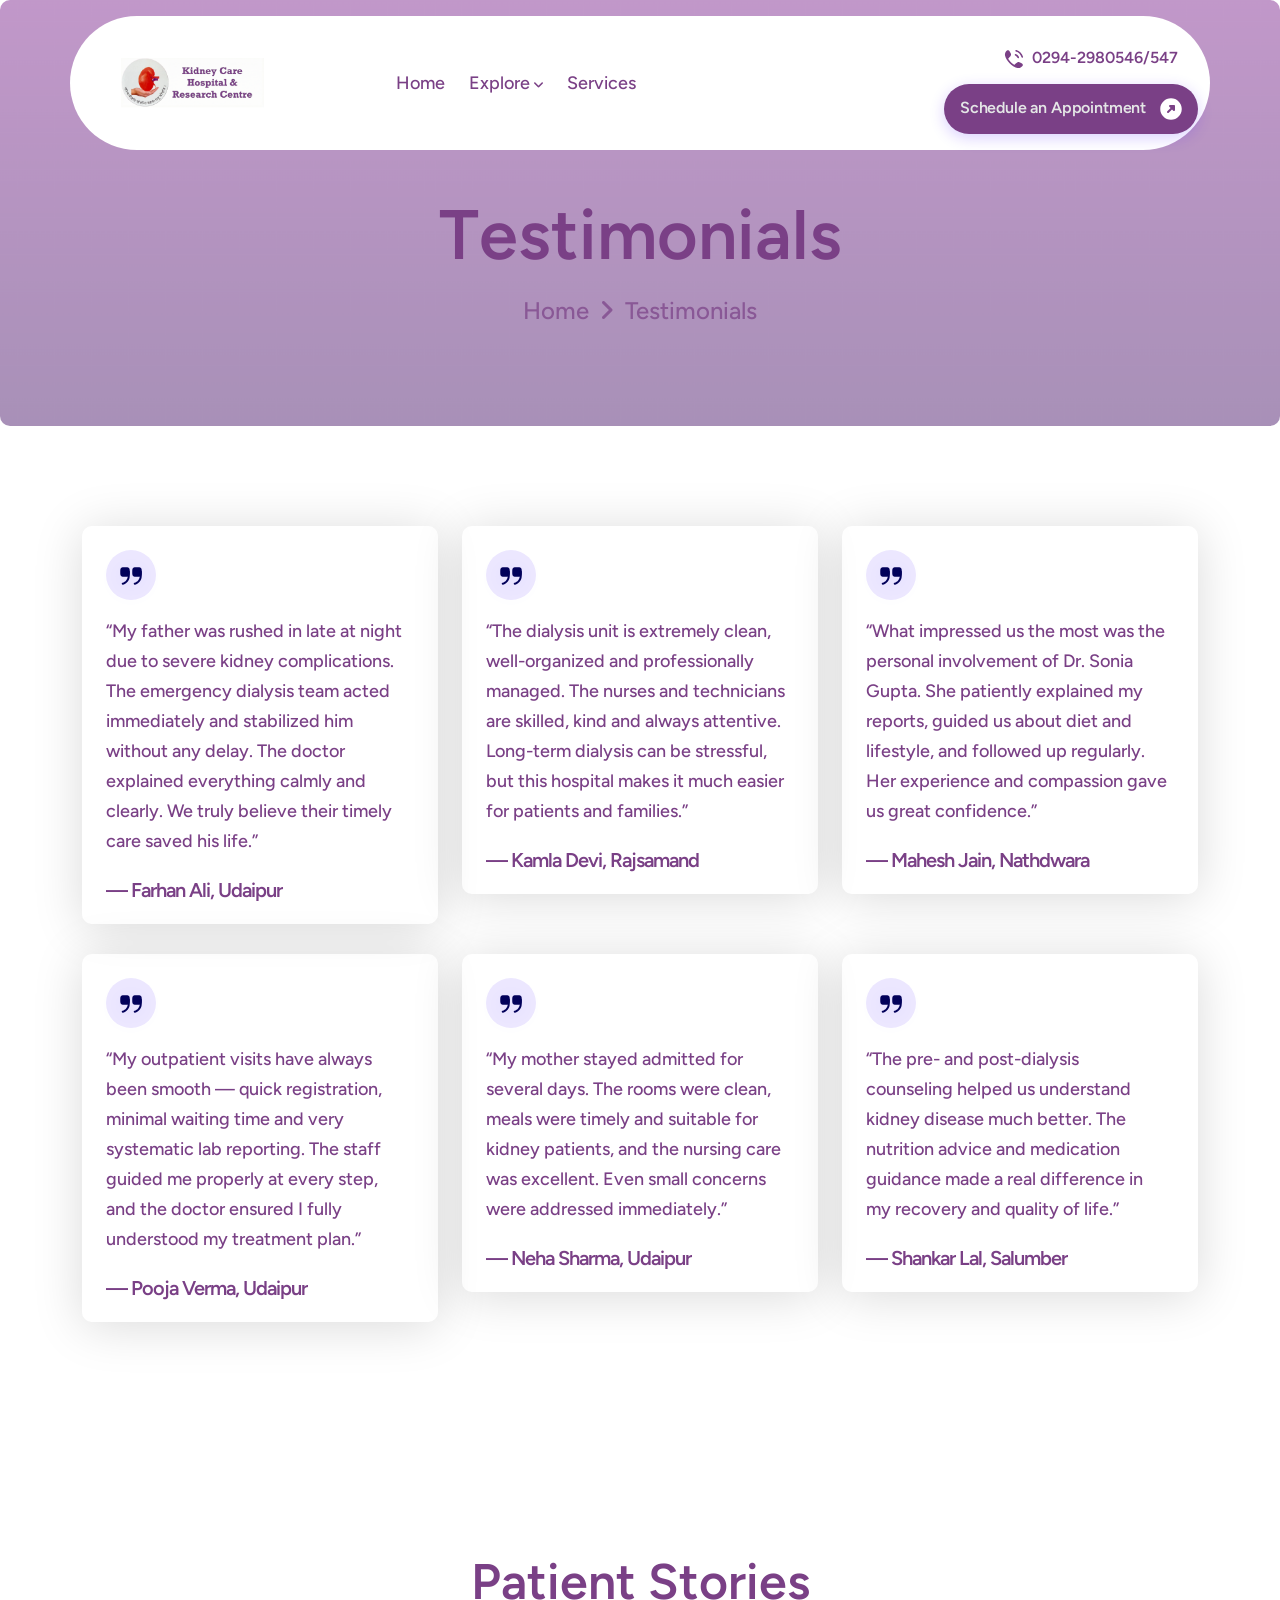
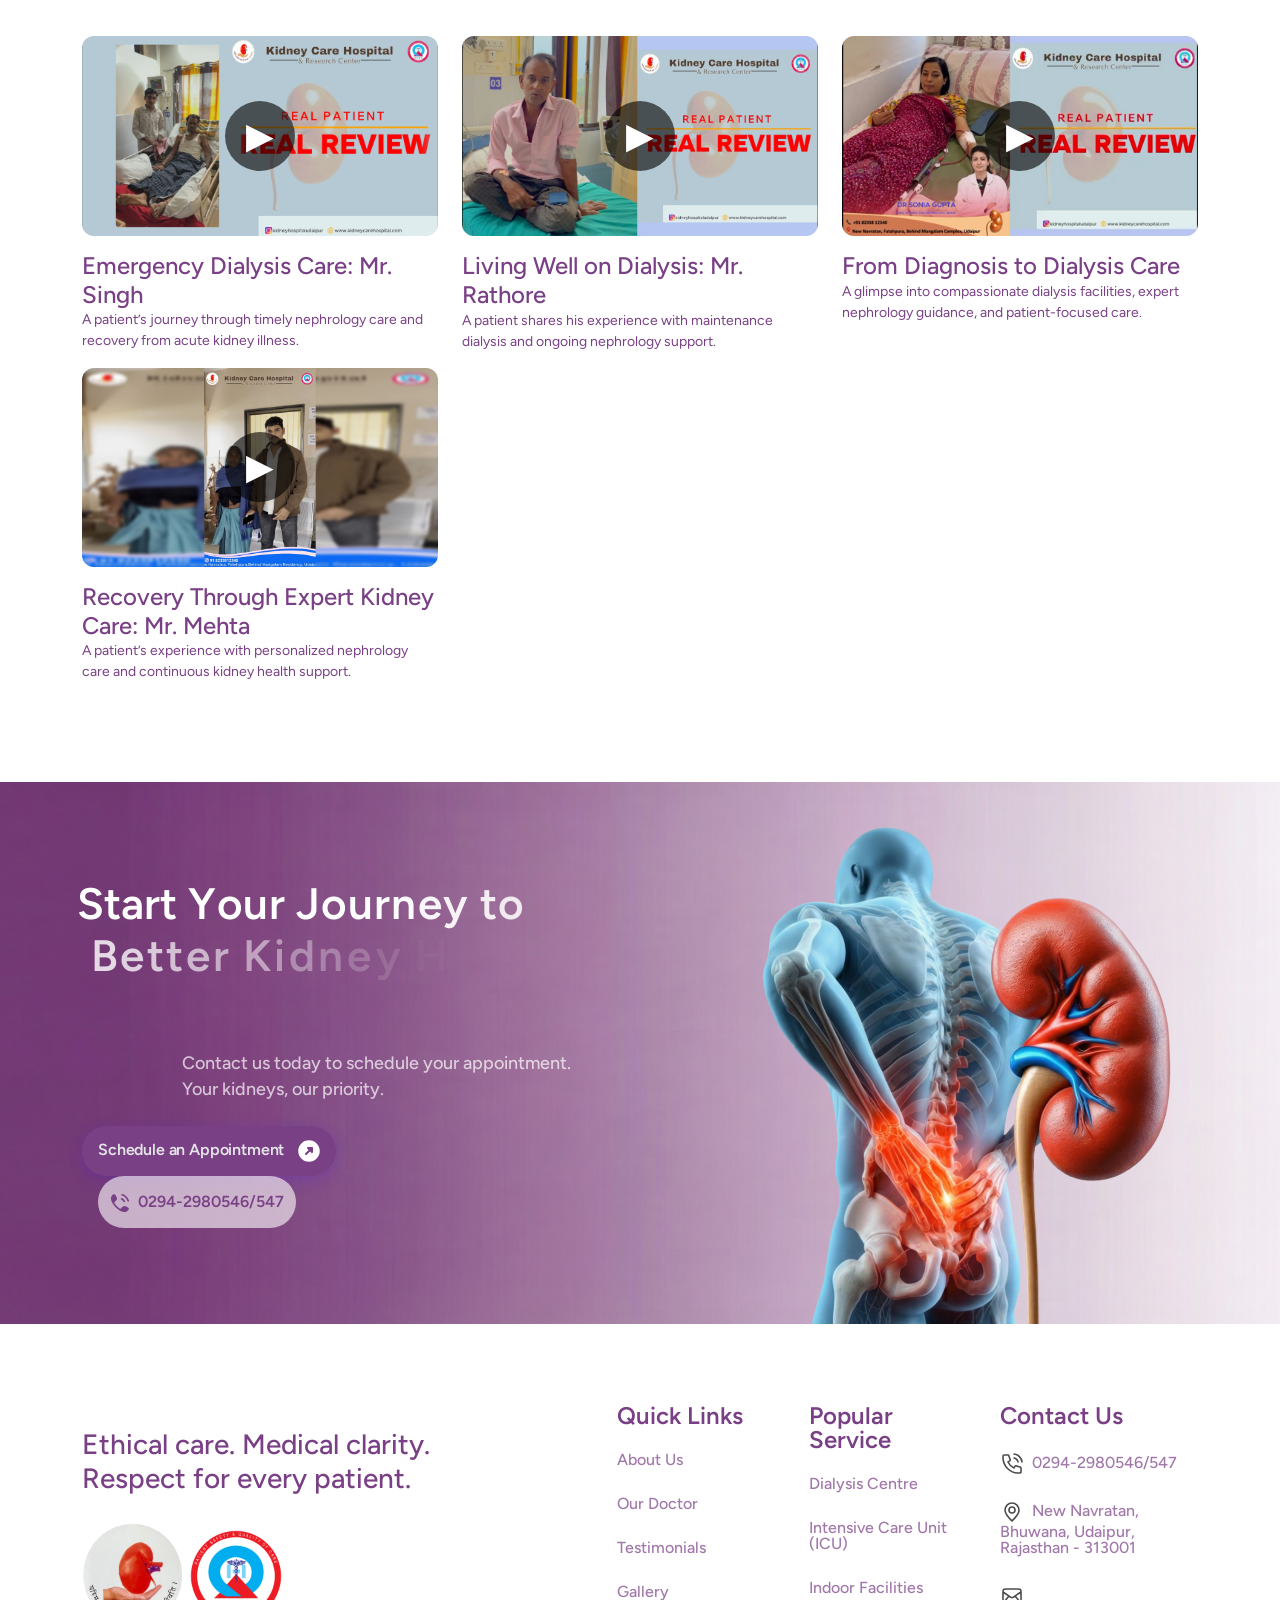
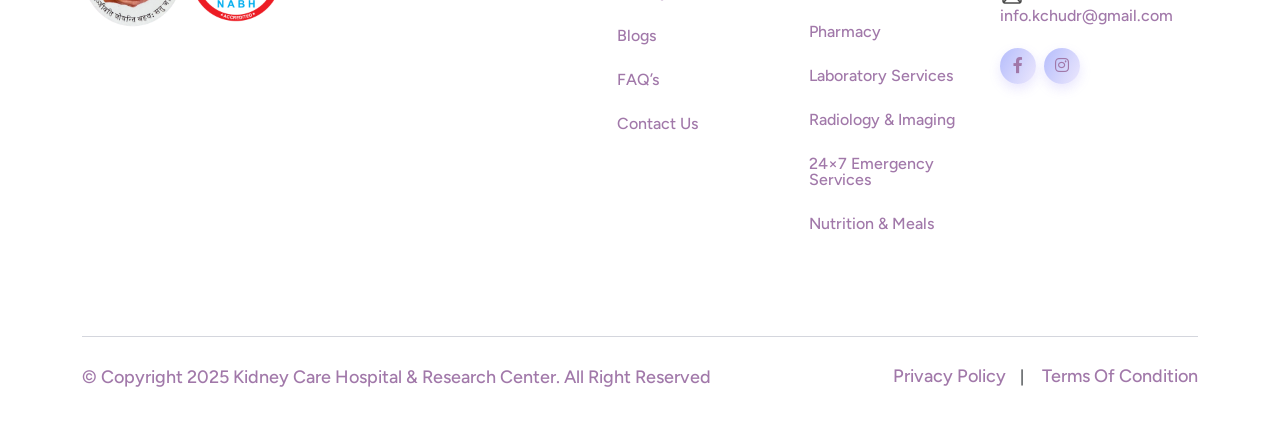
<file: testimonial.html>
<!DOCTYPE html>
<html lang="en">
<head>
     <meta charset="UTF-8">
     <meta name="viewport" content="width=device-width, initial-scale=1.0">
     <title>Kidney Care Hospital & Research Center - Testimonials</title>

     <!--=====FAB ICON=======-->
    <link rel="shortcut icon" href="assets/img/logo/1.png">

    <!--===== CSS LINK =======-->
    <link rel="stylesheet" href="assets/css/plugins/bootstrap.min.css">
    <link rel="stylesheet" href="assets/css/plugins/aos.css">
    <link rel="stylesheet" href="assets/css/plugins/fontawesome.css">
    <link rel="stylesheet" href="assets/css/plugins/magnific-popup.css">
    <link rel="stylesheet" href="assets/css/plugins/owlcarousel.min.css">
    <link rel="stylesheet" href="assets/css/plugins/sidebar.css">
    <link rel="stylesheet" href="assets/css/plugins/slick-slider.css">
    <link rel="stylesheet" href="assets/css/plugins/nice-select.css">
    <link rel="stylesheet" href="assets/css/plugins/swiper-bundle.css">
    <link rel="stylesheet" href="assets/css/main.css">

    <!-- Small inline styles to handle responsive video embeds used in the videos section -->
    <style>
      .video-responsive{position:relative;padding-bottom:56.25%;height:0;overflow:hidden}
      .video-responsive iframe,
      .video-responsive video{position:absolute;top:0;left:0;width:100%;height:100%}
      .video-card h4{margin-top:12px;font-size:1.05rem}
      .testimonial4-boxarea p{min-height:80px}
    </style>

    <!--=====  JS SCRIPT LINK =======-->
    <script src="assets/js/plugins/jquery-3-7-1.min.js"></script>
</head>
<body class="homepage1-body">

<!--===== PRELOADER STARTS =======-->
<div class="cs_preloader">
    <div class="cs_preloader_in">
      <div class="cs_wave_first">
        <svg enable-background="new 0 0 300.08 300.08" viewBox="0 0 300.08 300.08" xmlns="http://www.w3.org/2000/svg"><path d="m293.26 184.14h-82.877l-12.692-76.138c-.546-3.287-3.396-5.701-6.718-5.701-.034 0-.061 0-.089 0-3.369.027-6.199 2.523-6.677 5.845l-12.507 87.602-14.874-148.69c-.355-3.43-3.205-6.056-6.643-6.138-.048 0-.096 0-.143 0-3.39 0-6.274 2.489-6.752 5.852l-19.621 137.368h-9.405l-12.221-42.782c-.866-3.028-3.812-5.149-6.8-4.944-3.13.109-5.777 2.332-6.431 5.395l-8.941 42.332h-73.049c-3.771 0-6.82 3.049-6.82 6.82 0 3.778 3.049 6.82 6.82 6.82h78.566c3.219 0 6.002-2.251 6.67-5.408l4.406-20.856 6.09 21.313c.839 2.939 3.526 4.951 6.568 4.951h20.46c3.396 0 6.274-2.489 6.752-5.845l12.508-87.596 14.874 148.683c.355 3.437 3.205 6.056 6.643 6.138h.143c3.39 0 6.274-2.489 6.752-5.845l14.227-99.599 6.397 38.362c.546 3.287 3.396 5.702 6.725 5.702h88.66c3.771 0 6.82-3.049 6.82-6.82-.001-3.772-3.05-6.821-6.821-6.821z"></path></svg>
      </div>
      <div class="cs_wave_second">
        <svg enable-background="new 0 0 300.08 300.08" viewBox="0 0 300.08 300.08" xmlns="http://www.w3.org/2000/svg"><path d="m293.26 184.14h-82.877l-12.692-76.138c-.546-3.287-3.396-5.701-6.718-5.701-.034 0-.061 0-.089 0-3.369.027-6.199 2.523-6.677 5.845l-12.507 87.602-14.874-148.69c-.355-3.43-3.205-6.056-6.643-6.138-.048 0-.096 0-.143 0-3.39 0-6.274 2.489-6.752 5.852l-19.621 137.368h-9.405l-12.221-42.782c-.866-3.028-3.812-5.149-6.8-4.944-3.13.109-5.777 2.332-6.431 5.395l-8.941 42.332h-73.049c-3.771 0-6.82 3.049-6.82 6.82 0 3.778 3.049 6.82 6.82 6.82h78.566c3.219 0 6.002-2.251 6.67-5.408l4.406-20.856 6.09 21.313c.839 2.939 3.526 4.951 6.568 4.951h20.46c3.396 0 6.274-2.489 6.752-5.845l12.508-87.596 14.874 148.683c.355 3.437 3.205 6.056 6.643 6.138h.143c3.39 0 6.274-2.489 6.752-5.845l14.227-99.599 6.397 38.362c.546 3.287 3.396 5.702 6.725 5.702h88.66c3.771 0 6.82-3.049 6.82-6.82-.001-3.772-3.05-6.821-6.821-6.821z"></path></svg>
      </div>
    </div>
  </div>
</div>
<!--===== PRELOADER ENDS =======-->

<!--===== PROGRESS STARTS=======-->
<div class="paginacontainer">
     <div class="progress-wrap">
       <svg class="progress-circle svg-content" width="100%" height="100%" viewBox="-1 -1 102 102">
         <path d="M50,1 a49,49 0 0,1 0,98 a49,49 0 0,1 0,-98"/>
       </svg>
     </div>
</div>
<!--===== PROGRESS ENDS=======-->

<!--=====HEADER START=======-->
<header class="homepage4-body">
  <div id="vl-header-sticky" class="vl-header-area vl-transparent-header">
      <div class="container">
          <div class="row align-items-center row-bg1">
              <div class="col-lg-2 col-md-6 col-6">
                  <div class="vl-logo">
                      <a href="index.html"><img src="assets/img/logo/logo+text.png" alt=""></a>
                  </div>
              </div>
              <div class="col-lg-5 d-none d-lg-block">
                  <div class="vl-main-menu text-center">
                         <nav class="vl-mobile-menu-active">
                          <ul>
                              <li class="has-dropdown">
                                  <a href="index.html">Home <span class="arrow-size"></i></span></a>
                                 
                              </li>
                              <li class="has-dropdown">
                                <a href="#">Explore <span class="arrow-size"><i class="fa-solid fa-angle-down d-lg-inline d-none"></i></span></a>
                                  <ul class="sub-menu">
                                      <li><a href="about.html">About Us</a></li>
                                      <li><a href="doctor.html">Our Doctor</a></li>
                                      <li><a href="testimonial.html">Testimonials</a></li>
                                      <li><a href="Gallery.html">Gallery</a></li>
                                      <li><a href="https://drsoniagupta.exlyapp.com/blog">Blogs</a></li>
                                      <li><a href="faq.html">FAQ’s</a></li>
                                      <li><a href="contact.html">Contact Us</a></li>
                                      
                                  </ul>
                              </li>
                              <li class="has-dropdown">
                                  <a href="services.html">Services <span class="arrow-size"></i></span></a>
                              </li> 
                          </ul>
                      </nav>
                  </div>
              </div>
              <div class="col-lg-5 col-md-6 col-6">
                <div class="vl-hero-btn d-none d-lg-block text-end">
                  <div class="btn-area1">
                    <a href="tel: 0294-2980546/547" class="phone"><svg xmlns="http://www.w3.org/2000/svg" width="20" height="20" viewBox="0 0 20 20" fill="none">
                        <g clip-path="url(#clip0_5825_4343)">
                          <path d="M4.32688 1.17598C4.79912 1.27359 5.1752 1.59087 5.40887 2.01006L6.15321 3.34544C6.42738 3.83727 6.65811 4.25117 6.80878 4.61098C6.96862 4.99266 7.06355 5.36904 7.02016 5.78518C6.97676 6.20131 6.80622 6.55001 6.57107 6.8905C6.3494 7.21148 6.03823 7.56888 5.66848 7.99356L4.57431 9.25038C4.37824 9.47563 4.2802 9.58821 4.27124 9.72896C4.26228 9.86971 4.34263 9.98996 4.50333 10.2304C5.87299 12.2796 7.71894 14.1262 9.76983 15.497C10.0103 15.6577 10.1305 15.738 10.2712 15.7291C10.412 15.7201 10.5247 15.6221 10.7498 15.426L12.0067 14.3318C12.4314 13.962 12.7888 13.6509 13.1098 13.4292C13.4502 13.194 13.799 13.0235 14.2151 12.9801C14.6312 12.9367 15.0077 13.0317 15.3893 13.1915C15.7491 13.3422 16.163 13.5729 16.6547 13.847L17.9902 14.5915C18.4094 14.8251 18.7267 15.2012 18.8243 15.6734C18.9229 16.1505 18.7775 16.6302 18.4562 17.0244C17.2904 18.4547 15.4227 19.3654 13.4633 18.9701C12.259 18.7272 11.0707 18.3225 9.63342 17.4982C6.74558 15.842 4.15636 13.2514 2.50212 10.367C1.67786 8.92963 1.2731 7.74134 1.03015 6.53696C0.634898 4.5776 1.54559 2.70987 2.9759 1.54412C3.37009 1.22284 3.84971 1.07736 4.32688 1.17598Z" fill="#7a4086"/>
                          <path fill-rule="evenodd" clip-rule="evenodd" d="M11.3062 1.54C11.4337 1.0978 11.8957 0.842779 12.3379 0.970388C15.5607 1.90041 18.099 4.43862 19.0292 7.66132C19.1567 8.1035 18.9017 8.56545 18.4596 8.69304C18.0174 8.8207 17.5554 8.5657 17.4278 8.1235C16.6565 5.45101 14.5483 3.34295 11.8757 2.57171C11.4336 2.4441 11.1786 1.98219 11.3062 1.54ZM10.7947 5.47187C10.9747 5.04825 11.4639 4.85066 11.8876 5.03055C13.2723 5.6186 14.381 6.72725 14.969 8.11199C15.1489 8.53562 14.9513 9.02487 14.5277 9.20479C14.1041 9.38462 13.6148 9.18704 13.4349 8.76345C13.0157 7.77614 12.2234 6.9839 11.2361 6.56463C10.8125 6.38474 10.6149 5.8955 10.7947 5.47187Z" fill="#7a4086"/>
                        </g>
                        <defs>
                          <clipPath id="clip0_5825_4343">
                            <rect width="20" height="20" fill="white"/>
                          </clipPath>
                        </defs>
                      </svg> 0294-2980546/547</a>
                    <a href="https://drsoniaudr.exlyapp.com/c9c3bec6-f6fc-4d8c-a2ba-df7ff831e354" class="vl-btn4">Schedule an Appointment <span><svg xmlns="http://www.w3.org/2000/svg" width="22" height="22" viewBox="0 0 22 22" fill="none">
                        <path fill-rule="evenodd" clip-rule="evenodd" d="M11 0.25C5.06294 0.25 0.25 5.06294 0.25 11C0.25 16.9371 5.06294 21.75 11 21.75C16.9371 21.75 21.75 16.9371 21.75 11C21.75 5.06294 16.9371 0.25 11 0.25ZM10 7C9.5955 7 9.2309 7.24364 9.0761 7.61732C8.92134 7.99099 9.0069 8.42111 9.2929 8.70711L10.5858 10L7.29289 13.2929C6.90237 13.6834 6.90237 14.3166 7.29289 14.7071C7.68342 15.0976 8.31658 15.0976 8.70711 14.7071L12 11.4142L13.2929 12.7071C13.5789 12.9931 14.009 13.0787 14.3827 12.9239C14.7564 12.7691 15 12.4045 15 12V8C15 7.44772 14.5523 7 14 7H10Z" fill="white"/>
                      </svg></span></a>
                </div>
                </div>
                <div class="vl-header-action-item d-block d-lg-none">
                  <button type="button" class="vl-offcanvas-toggle">
                    <i class="fa-solid fa-bars-staggered"></i>
                  </button>
               </div>
              </div>
          </div>
      </div>
  </div>
</header>
<!--=====HEADER END =======-->

<!--===== MOBILE HEADER STARTS =======-->
<div class="homepage4-body">
  <div class="vl-offcanvas">
    <div class="vl-offcanvas-wrapper">
        <div class="vl-offcanvas-header d-flex justify-content-between align-items-center mb-90">
            <div class="vl-offcanvas-logo">
            </div>
            <div class="vl-offcanvas-close">
               <button class="vl-offcanvas-close-toggle"><a href="index.html"><img src="assets/img/logo/1.png" alt=""></a></button>
            </div>
        </div>

        <div class="vl-offcanvas-menu d-lg-none mb-40">
            <nav></nav>
        </div>

        <div class="space20"></div>
        <div class="vl-offcanvas-info">
            <h3 class="vl-offcanvas-sm-title">Contact Us</h3>
            <div class="space20"></div>
            <span><a href="mailto:info.kchudr@gmail.com"> <i class="fa-regular fa-envelope"></i>info.kchudr@gmail.com</a></span>
            <span><a href="tel: 0294-2980546/547"><i class="fa-solid fa-phone"></i>  0294-2980546/547</a></span>
            <span><a href="#"><i class="fa-solid fa-location-dot"></i> New Navratan, Bhuwana, Udaipur, Rajasthan - 313001</a></span>
        </div>
        <div class="space20"></div>
        <div class="vl-offcanvas-social">
            <h3 class="vl-offcanvas-sm-title">Follow Us</h3>
            <div class="space20"></div>
            <a href="https://www.facebook.com/people/Kidney-Care-Hospital-and-Research-Center/100068045023616/"><i class="fab fa-facebook-f"></i></a>
            <a href="https://www.instagram.com/kidneyhospitaludaipur/"><i class="fab fa-instagram"></i></a>
         </div>
    </div>
</div>
<div class="vl-offcanvas-overlay"></div>
</div>
<!--===== MOBILE HEADER ENDS =======-->

<!--===== HERO AREA STARTS =======-->
<div class="inner-header-section-area" style="background-image: url(assets/img/all-images/bg/Screenshot\ 2025-12-11\ 163309.png); background-position: center; background-repeat: no-repeat; background-size: cover;">
  <div class="container">
    <div class="row align-items-center">
      <div class="col-lg-12">
        <div class="hero-header">
          <h1 class="text-anime-style-1">Testimonials</h1>
          <div class="space28"></div>
          <a href="index.html" class="bradecrumb">Home <i class="fa-solid fa-angle-right"></i> Testimonials</a>
        </div>
      </div>
    </div>
  </div>
</div>
<!--===== HERO AREA ENDS =======-->

<!--===== TESTIMONIAL AREA STARTS =======-->
<div class="testimonial-inner-area sp1">
  <div class="container">
    <div class="row">
      <div class="col-lg-4 col-md-6">
        <div class="testimonial4-boxarea">
          <div class="icons">
            <svg xmlns="http://www.w3.org/2000/svg" width="24" height="24" viewBox="0 0 24 24" fill="none">
              <path d="M5.94797 12.75C5.0495 12.75 4.30029 12.7501 3.70552 12.6701C3.07772 12.5857 2.51092 12.4 2.05545 11.9445C1.59998 11.4891 1.41431 10.9223 1.32991 10.2945C1.24994 9.6997 1.24997 8.95049 1.25 8.05202V7.948C1.24997 7.04953 1.24994 6.30029 1.32991 5.70552C1.41431 5.07772 1.59998 4.51092 2.05546 4.05545C2.51093 3.59998 3.07772 3.41431 3.70552 3.32991C4.30029 3.24994 5.04951 3.24997 5.94797 3.25H6.05199C6.95046 3.24997 7.6997 3.24994 8.29448 3.32991C8.92227 3.41431 9.48907 3.59998 9.94454 4.05545C10.4 4.51092 10.5857 5.07772 10.6701 5.70552C10.7501 6.30029 10.75 7.0495 10.75 7.94797V8.052C10.75 8.95046 10.7501 9.6997 10.6701 10.2945C10.5857 10.9223 10.4 11.4891 9.94454 11.9445C9.48907 12.4 8.92227 12.5857 8.29448 12.6701C7.6997 12.7501 6.95049 12.75 6.05203 12.75H5.94797Z" fill="#02015A"/>
              <path fill-rule="evenodd" clip-rule="evenodd" d="M2.79531 20.0475C2.63099 19.5202 2.92522 18.9596 3.45249 18.7953C6.56016 17.8268 8.75002 15.0749 8.75002 11.8873V7.75C8.75002 7.19771 9.19774 6.75 9.75002 6.75C10.3023 6.75 10.75 7.19771 10.75 7.75V11.8873C10.75 16.0337 7.90846 19.5015 4.04755 20.7047C3.52027 20.869 2.95963 20.5748 2.79531 20.0475Z" fill="#02015A"/>
              <path d="M17.948 12.75C17.0495 12.75 16.3003 12.7501 15.7055 12.6701C15.0777 12.5857 14.5109 12.4 14.0555 11.9445C13.6 11.4891 13.4143 10.9223 13.3299 10.2945C13.2499 9.6997 13.25 8.95049 13.25 8.05202V7.948C13.25 7.04953 13.2499 6.30029 13.3299 5.70552C13.4143 5.07772 13.6 4.51092 14.0555 4.05545C14.5109 3.59998 15.0777 3.41431 15.7055 3.32991C16.3003 3.24994 17.0495 3.24997 17.948 3.25H18.052C18.9505 3.24997 19.6997 3.24994 20.2945 3.32991C20.9223 3.41431 21.4891 3.59998 21.9445 4.05545C22.4 4.51092 22.5857 5.07772 22.6701 5.70552C22.7501 6.30029 22.75 7.0495 22.75 7.94797V8.052C22.75 8.95046 22.7501 9.6997 22.6701 10.2945C22.5857 10.9223 22.4 11.4891 21.9445 11.9445C21.4891 12.4 20.9223 12.5857 20.2945 12.6701C19.6997 12.7501 18.9505 12.75 18.052 12.75H17.948Z" fill="#02015A"/>
              <path fill-rule="evenodd" clip-rule="evenodd" d="M14.7953 20.0475C14.631 19.5202 14.9252 18.9596 15.4525 18.7953C18.5601 17.8268 20.75 15.0749 20.75 11.8873V7.75C20.75 7.19771 21.1977 6.75 21.75 6.75C22.3023 6.75 22.75 7.19771 22.75 7.75V11.8873C22.75 16.0337 19.9084 19.5015 16.0475 20.7047C15.5203 20.869 14.9596 20.5748 14.7953 20.0475Z" fill="#02015A"/>
            </svg>
          </div>
          <div class="space16"></div>
          <p>“My father was rushed in late at night due to severe kidney complications. The emergency dialysis team acted immediately and stabilized him without any delay. The doctor explained everything calmly and clearly. We truly believe their timely care saved his life.”</p>
          <div class="space24"></div>
          <div class="text-area">
            <a href="#">— Farhan Ali, Udaipur</a>
          </div>
        </div>
      </div>

      <div class="col-lg-4 col-md-6">
        <div class="testimonial4-boxarea">
          <div class="icons">
            <svg xmlns="http://www.w3.org/2000/svg" width="24" height="24" viewBox="0 0 24 24" fill="none">
              <path d="M5.94797 12.75C5.0495 12.75 4.30029 12.7501 3.70552 12.6701C3.07772 12.5857 2.51092 12.4 2.05545 11.9445C1.59998 11.4891 1.41431 10.9223 1.32991 10.2945C1.24994 9.6997 1.24997 8.95049 1.25 8.05202V7.948C1.24997 7.04953 1.24994 6.30029 1.32991 5.70552C1.41431 5.07772 1.59998 4.51092 2.05546 4.05545C2.51093 3.59998 3.07772 3.41431 3.70552 3.32991C4.30029 3.24994 5.04951 3.24997 5.94797 3.25H6.05199C6.95046 3.24997 7.6997 3.24994 8.29448 3.32991C8.92227 3.41431 9.48907 3.59998 9.94454 4.05545C10.4 4.51092 10.5857 5.07772 10.6701 5.70552C10.7501 6.30029 10.75 7.0495 10.75 7.94797V8.052C10.75 8.95046 10.7501 9.6997 10.6701 10.2945C10.5857 10.9223 10.4 11.4891 9.94454 11.9445C9.48907 12.4 8.92227 12.5857 8.29448 12.6701C7.6997 12.7501 6.95049 12.75 6.05203 12.75H5.94797Z" fill="#02015A"/>
              <path fill-rule="evenodd" clip-rule="evenodd" d="M2.79531 20.0475C2.63099 19.5202 2.92522 18.9596 3.45249 18.7953C6.56016 17.8268 8.75002 15.0749 8.75002 11.8873V7.75C8.75002 7.19771 9.19774 6.75 9.75002 6.75C10.3023 6.75 10.75 7.19771 10.75 7.75V11.8873C10.75 16.0337 7.90846 19.5015 4.04755 20.7047C3.52027 20.869 2.95963 20.5748 2.79531 20.0475Z" fill="#02015A"/>
              <path d="M17.948 12.75C17.0495 12.75 16.3003 12.7501 15.7055 12.6701C15.0777 12.5857 14.5109 12.4 14.0555 11.9445C13.6 11.4891 13.4143 10.9223 13.3299 10.2945C13.2499 9.6997 13.25 8.95049 13.25 8.05202V7.948C13.25 7.04953 13.2499 6.30029 13.3299 5.70552C13.4143 5.07772 13.6 4.51092 14.0555 4.05545C14.5109 3.59998 15.0777 3.41431 15.7055 3.32991C16.3003 3.24994 17.0495 3.24997 17.948 3.25H18.052C18.9505 3.24997 19.6997 3.24994 20.2945 3.32991C20.9223 3.41431 21.4891 3.59998 21.9445 4.05545C22.4 4.51092 22.5857 5.07772 22.6701 5.70552C22.7501 6.30029 22.75 7.0495 22.75 7.94797V8.052C22.75 8.95046 22.7501 9.6997 22.6701 10.2945C22.5857 10.9223 22.4 11.4891 21.9445 11.9445C21.4891 12.4 20.9223 12.5857 20.2945 12.6701C19.6997 12.7501 18.9505 12.75 18.052 12.75H17.948Z" fill="#02015A"/>
              <path fill-rule="evenodd" clip-rule="evenodd" d="M14.7953 20.0475C14.631 19.5202 14.9252 18.9596 15.4525 18.7953C18.5601 17.8268 20.75 15.0749 20.75 11.8873V7.75C20.75 7.19771 21.1977 6.75 21.75 6.75C22.3023 6.75 22.75 7.19771 22.75 7.75V11.8873C22.75 16.0337 19.9084 19.5015 16.0475 20.7047C15.5203 20.869 14.9596 20.5748 14.7953 20.0475Z" fill="#02015A"/>
            </svg>
          </div>
          <div class="space16"></div>
          <p>“The dialysis unit is extremely clean, well-organized and professionally managed. The nurses and technicians are skilled, kind and always attentive. Long-term dialysis can be stressful, but this hospital makes it much easier for patients and families.”</p>
          <div class="space24"></div>
          <div class="text-area">
            <a href="#">— Kamla Devi, Rajsamand</a>
          </div>
        </div>
      </div>

      <div class="col-lg-4 col-md-6">
        <div class="testimonial4-boxarea">
          <div class="icons">
            <svg xmlns="http://www.w3.org/2000/svg" width="24" height="24" viewBox="0 0 24 24" fill="none">
              <path d="M5.94797 12.75C5.0495 12.75 4.30029 12.7501 3.70552 12.6701C3.07772 12.5857 2.51092 12.4 2.05545 11.9445C1.59998 11.4891 1.41431 10.9223 1.32991 10.2945C1.24994 9.6997 1.24997 8.95049 1.25 8.05202V7.948C1.24997 7.04953 1.24994 6.30029 1.32991 5.70552C1.41431 5.07772 1.59998 4.51092 2.05546 4.05545C2.51093 3.59998 3.07772 3.41431 3.70552 3.32991C4.30029 3.24994 5.04951 3.24997 5.94797 3.25H6.05199C6.95046 3.24997 7.6997 3.24994 8.29448 3.32991C8.92227 3.41431 9.48907 3.59998 9.94454 4.05545C10.4 4.51092 10.5857 5.07772 10.6701 5.70552C10.7501 6.30029 10.75 7.0495 10.75 7.94797V8.052C10.75 8.95046 10.7501 9.6997 10.6701 10.2945C10.5857 10.9223 10.4 11.4891 9.94454 11.9445C9.48907 12.4 8.92227 12.5857 8.29448 12.6701C7.6997 12.7501 6.95049 12.75 6.05203 12.75H5.94797Z" fill="#02015A"/>
              <path fill-rule="evenodd" clip-rule="evenodd" d="M2.79531 20.0475C2.63099 19.5202 2.92522 18.9596 3.45249 18.7953C6.56016 17.8268 8.75002 15.0749 8.75002 11.8873V7.75C8.75002 7.19771 9.19774 6.75 9.75002 6.75C10.3023 6.75 10.75 7.19771 10.75 7.75V11.8873C10.75 16.0337 7.90846 19.5015 4.04755 20.7047C3.52027 20.869 2.95963 20.5748 2.79531 20.0475Z" fill="#02015A"/>
              <path d="M17.948 12.75C17.0495 12.75 16.3003 12.7501 15.7055 12.6701C15.0777 12.5857 14.5109 12.4 14.0555 11.9445C13.6 11.4891 13.4143 10.9223 13.3299 10.2945C13.2499 9.6997 13.25 8.95049 13.25 8.05202V7.948C13.25 7.04953 13.2499 6.30029 13.3299 5.70552C13.4143 5.07772 13.6 4.51092 14.0555 4.05545C14.5109 3.59998 15.0777 3.41431 15.7055 3.32991C16.3003 3.24994 17.0495 3.24997 17.948 3.25H18.052C18.9505 3.24997 19.6997 3.24994 20.2945 3.32991C20.9223 3.41431 21.4891 3.59998 21.9445 4.05545C22.4 4.51092 22.5857 5.07772 22.6701 5.70552C22.7501 6.30029 22.75 7.0495 22.75 7.94797V8.052C22.75 8.95046 22.7501 9.6997 22.6701 10.2945C22.5857 10.9223 22.4 11.4891 21.9445 11.9445C21.4891 12.4 20.9223 12.5857 20.2945 12.6701C19.6997 12.7501 18.9505 12.75 18.052 12.75H17.948Z" fill="#02015A"/>
              <path fill-rule="evenodd" clip-rule="evenodd" d="M14.7953 20.0475C14.631 19.5202 14.9252 18.9596 15.4525 18.7953C18.5601 17.8268 20.75 15.0749 20.75 11.8873V7.75C20.75 7.19771 21.1977 6.75 21.75 6.75C22.3023 6.75 22.75 7.19771 22.75 7.75V11.8873C22.75 16.0337 19.9084 19.5015 16.0475 20.7047C15.5203 20.869 14.9596 20.5748 14.7953 20.0475Z" fill="#02015A"/>
            </svg>
          </div>
          <div class="space16"></div>
          <p>“What impressed us the most was the personal involvement of Dr. Sonia Gupta. She patiently explained my reports, guided us about diet and lifestyle, and followed up regularly. Her experience and compassion gave us great confidence.”</p>
          <div class="space24"></div>
          <div class="text-area">
            <a href="#">— Mahesh Jain, Nathdwara</a>
          </div>
        </div>
      </div>

      <!-- Additional testimonials added as requested -->
      <div class="col-lg-4 col-md-6">
        <div class="testimonial4-boxarea">
          <div class="icons">
            <svg xmlns="http://www.w3.org/2000/svg" width="24" height="24" viewBox="0 0 24 24" fill="none">
              <path d="M5.94797 12.75C5.0495 12.75 4.30029 12.7501 3.70552 12.6701C3.07772 12.5857 2.51092 12.4 2.05545 11.9445C1.59998 11.4891 1.41431 10.9223 1.32991 10.2945C1.24994 9.6997 1.24997 8.95049 1.25 8.05202V7.948C1.24997 7.04953 1.24994 6.30029 1.32991 5.70552C1.41431 5.07772 1.59998 4.51092 2.05546 4.05545C2.51093 3.59998 3.07772 3.41431 3.70552 3.32991C4.30029 3.24994 5.04951 3.24997 5.94797 3.25H6.05199C6.95046 3.24997 7.6997 3.24994 8.29448 3.32991C8.92227 3.41431 9.48907 3.59998 9.94454 4.05545C10.4 4.51092 10.5857 5.07772 10.6701 5.70552C10.7501 6.30029 10.75 7.0495 10.75 7.94797V8.052C10.75 8.95046 10.7501 9.6997 10.6701 10.2945C10.5857 10.9223 10.4 11.4891 9.94454 11.9445C9.48907 12.4 8.92227 12.5857 8.29448 12.6701C7.6997 12.7501 6.95049 12.75 6.05203 12.75H5.94797Z" fill="#02015A"/>
              <path fill-rule="evenodd" clip-rule="evenodd" d="M2.79531 20.0475C2.63099 19.5202 2.92522 18.9596 3.45249 18.7953C6.56016 17.8268 8.75002 15.0749 8.75002 11.8873V7.75C8.75002 7.19771 9.19774 6.75 9.75002 6.75C10.3023 6.75 10.75 7.19771 10.75 7.75V11.8873C10.75 16.0337 7.90846 19.5015 4.04755 20.7047C3.52027 20.869 2.95963 20.5748 2.79531 20.0475Z" fill="#02015A"/>
              <path d="M17.948 12.75C17.0495 12.75 16.3003 12.7501 15.7055 12.6701C15.0777 12.5857 14.5109 12.4 14.0555 11.9445C13.6 11.4891 13.4143 10.9223 13.3299 10.2945C13.2499 9.6997 13.25 8.95049 13.25 8.05202V7.948C13.25 7.04953 13.2499 6.30029 13.3299 5.70552C13.4143 5.07772 13.6 4.51092 14.0555 4.05545C14.5109 3.59998 15.0777 3.41431 15.7055 3.32991C16.3003 3.24994 17.0495 3.24997 17.948 3.25H18.052C18.9505 3.24997 19.6997 3.24994 20.2945 3.32991C20.9223 3.41431 21.4891 3.59998 21.9445 4.05545C22.4 4.51092 22.5857 5.07772 22.6701 5.70552C22.7501 6.30029 22.75 7.0495 22.75 7.94797V8.052C22.75 8.95046 22.7501 9.6997 22.6701 10.2945C22.5857 10.9223 22.4 11.4891 21.9445 11.9445C21.4891 12.4 20.9223 12.5857 20.2945 12.6701C19.6997 12.7501 18.9505 12.75 18.052 12.75H17.948Z" fill="#02015A"/>
              <path fill-rule="evenodd" clip-rule="evenodd" d="M14.7953 20.0475C14.631 19.5202 14.9252 18.9596 15.4525 18.7953C18.5601 17.8268 20.75 15.0749 20.75 11.8873V7.75C20.75 7.19771 21.1977 6.75 21.75 6.75C22.3023 6.75 22.75 7.19771 22.75 7.75V11.8873C22.75 16.0337 19.9084 19.5015 16.0475 20.7047C15.5203 20.869 14.9596 20.5748 14.7953 20.0475Z" fill="#02015A"/>
            </svg>
          </div>
          <div class="space16"></div>
          <p>“My outpatient visits have always been smooth — quick registration, minimal waiting time and very systematic lab reporting. The staff guided me properly at every step, and the doctor ensured I fully understood my treatment plan.”</p>
          <div class="space24"></div>
          <div class="text-area">
            <a href="#">— Pooja Verma, Udaipur</a>
          </div>
        </div>
      </div>

      <div class="col-lg-4 col-md-6">
        <div class="testimonial4-boxarea">
          <div class="icons"><svg xmlns="http://www.w3.org/2000/svg" width="24" height="24" viewBox="0 0 24 24" fill="none">
              <path d="M5.94797 12.75C5.0495 12.75 4.30029 12.7501 3.70552 12.6701C3.07772 12.5857 2.51092 12.4 2.05545 11.9445C1.59998 11.4891 1.41431 10.9223 1.32991 10.2945C1.24994 9.6997 1.24997 8.95049 1.25 8.05202V7.948C1.24997 7.04953 1.24994 6.30029 1.32991 5.70552C1.41431 5.07772 1.59998 4.51092 2.05546 4.05545C2.51093 3.59998 3.07772 3.41431 3.70552 3.32991C4.30029 3.24994 5.04951 3.24997 5.94797 3.25H6.05199C6.95046 3.24997 7.6997 3.24994 8.29448 3.32991C8.92227 3.41431 9.48907 3.59998 9.94454 4.05545C10.4 4.51092 10.5857 5.07772 10.6701 5.70552C10.7501 6.30029 10.75 7.0495 10.75 7.94797V8.052C10.75 8.95046 10.7501 9.6997 10.6701 10.2945C10.5857 10.9223 10.4 11.4891 9.94454 11.9445C9.48907 12.4 8.92227 12.5857 8.29448 12.6701C7.6997 12.7501 6.95049 12.75 6.05203 12.75H5.94797Z" fill="#02015A"/>
              <path fill-rule="evenodd" clip-rule="evenodd" d="M2.79531 20.0475C2.63099 19.5202 2.92522 18.9596 3.45249 18.7953C6.56016 17.8268 8.75002 15.0749 8.75002 11.8873V7.75C8.75002 7.19771 9.19774 6.75 9.75002 6.75C10.3023 6.75 10.75 7.19771 10.75 7.75V11.8873C10.75 16.0337 7.90846 19.5015 4.04755 20.7047C3.52027 20.869 2.95963 20.5748 2.79531 20.0475Z" fill="#02015A"/>
              <path d="M17.948 12.75C17.0495 12.75 16.3003 12.7501 15.7055 12.6701C15.0777 12.5857 14.5109 12.4 14.0555 11.9445C13.6 11.4891 13.4143 10.9223 13.3299 10.2945C13.2499 9.6997 13.25 8.95049 13.25 8.05202V7.948C13.25 7.04953 13.2499 6.30029 13.3299 5.70552C13.4143 5.07772 13.6 4.51092 14.0555 4.05545C14.5109 3.59998 15.0777 3.41431 15.7055 3.32991C16.3003 3.24994 17.0495 3.24997 17.948 3.25H18.052C18.9505 3.24997 19.6997 3.24994 20.2945 3.32991C20.9223 3.41431 21.4891 3.59998 21.9445 4.05545C22.4 4.51092 22.5857 5.07772 22.6701 5.70552C22.7501 6.30029 22.75 7.0495 22.75 7.94797V8.052C22.75 8.95046 22.7501 9.6997 22.6701 10.2945C22.5857 10.9223 22.4 11.4891 21.9445 11.9445C21.4891 12.4 20.9223 12.5857 20.2945 12.6701C19.6997 12.7501 18.9505 12.75 18.052 12.75H17.948Z" fill="#02015A"/>
              <path fill-rule="evenodd" clip-rule="evenodd" d="M14.7953 20.0475C14.631 19.5202 14.9252 18.9596 15.4525 18.7953C18.5601 17.8268 20.75 15.0749 20.75 11.8873V7.75C20.75 7.19771 21.1977 6.75 21.75 6.75C22.3023 6.75 22.75 7.19771 22.75 7.75V11.8873C22.75 16.0337 19.9084 19.5015 16.0475 20.7047C15.5203 20.869 14.9596 20.5748 14.7953 20.0475Z" fill="#02015A"/>
            </svg></div>
          <div class="space16"></div>
          <p>“My mother stayed admitted for several days. The rooms were clean, meals were timely and suitable for kidney patients, and the nursing care was excellent. Even small concerns were addressed immediately.”</p>
          <div class="space24"></div>
          <div class="text-area">
            <a href="#">— Neha Sharma, Udaipur</a>
          </div>
        </div>
      </div>

      <div class="col-lg-4 col-md-6">
        <div class="testimonial4-boxarea">
          <div class="icons"><svg xmlns="http://www.w3.org/2000/svg" width="24" height="24" viewBox="0 0 24 24" fill="none">
              <path d="M5.94797 12.75C5.0495 12.75 4.30029 12.7501 3.70552 12.6701C3.07772 12.5857 2.51092 12.4 2.05545 11.9445C1.59998 11.4891 1.41431 10.9223 1.32991 10.2945C1.24994 9.6997 1.24997 8.95049 1.25 8.05202V7.948C1.24997 7.04953 1.24994 6.30029 1.32991 5.70552C1.41431 5.07772 1.59998 4.51092 2.05546 4.05545C2.51093 3.59998 3.07772 3.41431 3.70552 3.32991C4.30029 3.24994 5.04951 3.24997 5.94797 3.25H6.05199C6.95046 3.24997 7.6997 3.24994 8.29448 3.32991C8.92227 3.41431 9.48907 3.59998 9.94454 4.05545C10.4 4.51092 10.5857 5.07772 10.6701 5.70552C10.7501 6.30029 10.75 7.0495 10.75 7.94797V8.052C10.75 8.95046 10.7501 9.6997 10.6701 10.2945C10.5857 10.9223 10.4 11.4891 9.94454 11.9445C9.48907 12.4 8.92227 12.5857 8.29448 12.6701C7.6997 12.7501 6.95049 12.75 6.05203 12.75H5.94797Z" fill="#02015A"/>
              <path fill-rule="evenodd" clip-rule="evenodd" d="M2.79531 20.0475C2.63099 19.5202 2.92522 18.9596 3.45249 18.7953C6.56016 17.8268 8.75002 15.0749 8.75002 11.8873V7.75C8.75002 7.19771 9.19774 6.75 9.75002 6.75C10.3023 6.75 10.75 7.19771 10.75 7.75V11.8873C10.75 16.0337 7.90846 19.5015 4.04755 20.7047C3.52027 20.869 2.95963 20.5748 2.79531 20.0475Z" fill="#02015A"/>
              <path d="M17.948 12.75C17.0495 12.75 16.3003 12.7501 15.7055 12.6701C15.0777 12.5857 14.5109 12.4 14.0555 11.9445C13.6 11.4891 13.4143 10.9223 13.3299 10.2945C13.2499 9.6997 13.25 8.95049 13.25 8.05202V7.948C13.25 7.04953 13.2499 6.30029 13.3299 5.70552C13.4143 5.07772 13.6 4.51092 14.0555 4.05545C14.5109 3.59998 15.0777 3.41431 15.7055 3.32991C16.3003 3.24994 17.0495 3.24997 17.948 3.25H18.052C18.9505 3.24997 19.6997 3.24994 20.2945 3.32991C20.9223 3.41431 21.4891 3.59998 21.9445 4.05545C22.4 4.51092 22.5857 5.07772 22.6701 5.70552C22.7501 6.30029 22.75 7.0495 22.75 7.94797V8.052C22.75 8.95046 22.7501 9.6997 22.6701 10.2945C22.5857 10.9223 22.4 11.4891 21.9445 11.9445C21.4891 12.4 20.9223 12.5857 20.2945 12.6701C19.6997 12.7501 18.9505 12.75 18.052 12.75H17.948Z" fill="#02015A"/>
              <path fill-rule="evenodd" clip-rule="evenodd" d="M14.7953 20.0475C14.631 19.5202 14.9252 18.9596 15.4525 18.7953C18.5601 17.8268 20.75 15.0749 20.75 11.8873V7.75C20.75 7.19771 21.1977 6.75 21.75 6.75C22.3023 6.75 22.75 7.19771 22.75 7.75V11.8873C22.75 16.0337 19.9084 19.5015 16.0475 20.7047C15.5203 20.869 14.9596 20.5748 14.7953 20.0475Z" fill="#02015A"/>
            </svg></div>
          <div class="space16"></div>
          <p>“The pre- and post-dialysis counseling helped us understand kidney disease much better. The nutrition advice and medication guidance made a real difference in my recovery and quality of life.”</p>
          <div class="space24"></div>
          <div class="text-area">
            <a href="#">— Shankar Lal, Salumber</a>
          </div>
        </div>
      </div>

    </div>
  </div>
</div>
<!--===== TESTIMONIAL AREA ENDS =======-->

<!--===== VIDEOS AREA STARTS =======-->
<div class="videos-section-area sp1">
  <div class="container">
    <div class="row">

      <div class="col-lg-12 text-center">
        <h2 style="color:var(--ztc-text-text-11);font-family:var(--ztc-family-font1);font-size:var(--ztc-font-size-font-s50);font-weight:var(--ztc-weight-semibold);">
          Patient Stories
        </h2>
        <div class="space24"></div>
      </div>

      <!-- ===== VIDEO 1 ===== -->
<div class="col-lg-4 col-md-6">
  <div style="cursor:pointer;" onclick="openVideoPopup('assets/img/all-images/testimonial/testivideo1.mp4','mp4')">

    <div style="position:relative;">
      <img src="assets/img/all-images/testimonial/thumb-testi1.png" style="width:100%;border-radius:12px;">
      <span style="
        position:absolute; inset:0; margin:auto;
        width:70px; height:70px;
        background:rgba(0,0,0,0.6);
        color:#fff; font-size:36px;
        border-radius:50%;
        display:flex; align-items:center; justify-content:center;
      ">▶</span>
    </div>

    <div class="space16"></div>
    <h4 style="color:var(--ztc-text-text-11);font-family:var(--ztc-family-font1);">
      Emergency Dialysis Care: Mr. Singh
    </h4>
    <p class="small" style="color:var(--ztc-text-text-11);font-family:var(--ztc-family-font1);">
      A patient’s journey through timely nephrology care and recovery from acute kidney illness.
    </p>
  </div>
</div>

<!-- ===== VIDEO 2 ===== -->
<div class="col-lg-4 col-md-6">
  <div style="cursor:pointer;" onclick="openVideoPopup('assets/img/all-images/testimonial/testivideo2.mp4','mp4')">

    <div style="position:relative;">
      <img src="assets/img/all-images/testimonial/thumb-testi2.png" style="width:100%;border-radius:12px;">
      <span style="
        position:absolute; inset:0; margin:auto;
        width:70px; height:70px;
        background:rgba(0,0,0,0.6);
        color:#fff; font-size:36px;
        border-radius:50%;
        display:flex; align-items:center; justify-content:center;
      ">▶</span>
    </div>

    <div class="space16"></div>
    <h4 style="color:var(--ztc-text-text-11);font-family:var(--ztc-family-font1);">
      Living Well on Dialysis: Mr. Rathore
    </h4>
    <p class="small" style="color:var(--ztc-text-text-11);font-family:var(--ztc-family-font1);">
      A patient shares his experience with maintenance dialysis and ongoing nephrology support.
    </p>
  </div>
</div>

<!-- ===== VIDEO 3 ===== -->
<div class="col-lg-4 col-md-6">
  <div style="cursor:pointer;" onclick="openVideoPopup('assets/img/all-images/testimonial/testivideo3.mp4','mp4')">

    <div style="position:relative;">
      <img src="assets/img/all-images/testimonial/thumb-testi3.png" style="width:100%;border-radius:12px;">
      <span style="
        position:absolute; inset:0; margin:auto;
        width:70px; height:70px;
        background:rgba(0,0,0,0.6);
        color:#fff; font-size:36px;
        border-radius:50%;
        display:flex; align-items:center; justify-content:center;
      ">▶</span>
    </div>

    <div class="space16"></div>
    <h4 style="color:var(--ztc-text-text-11);font-family:var(--ztc-family-font1);">
      From Diagnosis to Dialysis Care
    </h4>
    <p class="small" style="color:var(--ztc-text-text-11);font-family:var(--ztc-family-font1);">
      A glimpse into compassionate dialysis facilities, expert nephrology guidance, and patient-focused care.
    </p>
  </div>
</div>
<div class="space16"></div>   
<!-- ===== VIDEO 4 ===== -->
<div class="col-lg-4 col-md-6">
  <div style="cursor:pointer;" onclick="openVideoPopup('assets/img/all-images/testimonial/testivideo4.mp4','mp4')">

    <div style="position:relative;">
      <img src="assets/img/all-images/testimonial/output-onlinetools.png" style="width:100%;border-radius:12px;">
      <span style="
        position:absolute; inset:0; margin:auto;
        width:70px; height:70px;
        background:rgba(0,0,0,0.6);
        color:#fff; font-size:36px;
        border-radius:50%;
        display:flex; align-items:center; justify-content:center;
      ">▶</span>
    </div>

    <div class="space16"></div>
    <h4 style="color:var(--ztc-text-text-11);font-family:var(--ztc-family-font1);">
      Recovery Through Expert Kidney Care: Mr. Mehta
    </h4>
    <p class="small" style="color:var(--ztc-text-text-11);font-family:var(--ztc-family-font1);">
      A patient’s experience with personalized nephrology care and continuous kidney health support.
    </p>
  </div>
</div>

    </div>
  </div>
</div>

<!-- ===== POPUP PLAYER (SINGLE, REUSABLE) ===== -->
<div id="videoPopup" style="
  display:none;
  position:fixed;
  inset:0;
  background:rgba(0,0,0,0.85);
  z-index:99999;
  align-items:center;
  justify-content:center;
">

  <div style="position:relative;width:90%;max-width:900px;">

    <span onclick="closeVideoPopup()" style="
      position:absolute;
      top:-40px;
      right:0;
      font-size:30px;
      color:#fff;
      cursor:pointer;
    ">✕</span>

    <div id="videoContainer" style="
      width:100%;
      max-height:80vh;
      display:flex;
      align-items:center;
      justify-content:center;
    "></div>

  </div>
</div>

<!-- ===== INLINE JS ===== -->
<script>
function openVideoPopup(src, type) {
  var popup = document.getElementById("videoPopup");
  var container = document.getElementById("videoContainer");

  // Clear any previous content
  container.innerHTML = "";

  if (type === "mp4") {
    // Create video element
    var video = document.createElement("video");
    video.id = "popupVideo";
    video.controls = true;
    video.autoplay = true;
    video.playsInline = true;
    video.preload = "auto";
    video.style.cssText = `
      max-width:100%;
      max-height:80vh;
      width:auto;
      height:auto;
      object-fit:contain;
      border-radius:12px;
      background:#000;
    `;
    
    var source = document.createElement("source");
    source.src = src;
    source.type = "video/mp4";
    
    video.appendChild(source);
    container.appendChild(video);
    
    // Attempt to play after video is loaded
    video.addEventListener('loadeddata', function() {
      video.play().catch(function(err) {
        console.warn("Autoplay blocked, user can click play:", err);
      });
    });
    
  } else {
    // Create iframe for YouTube or other embeds
    var iframe = document.createElement("iframe");
    iframe.src = src + "?autoplay=1&mute=1&rel=0";
    iframe.style.cssText = `
      width:100%;
      max-width:900px;
      aspect-ratio:16/9;
      border-radius:12px;
      border:0;
    `;
    iframe.allow = "autoplay; encrypted-media";
    iframe.allowFullscreen = true;
    
    container.appendChild(iframe);
  }

  // Show popup
  popup.style.display = "flex";
  document.body.style.overflow = "hidden";
}

function closeVideoPopup() {
  var popup = document.getElementById("videoPopup");
  var container = document.getElementById("videoContainer");
  
  // Stop video if playing
  var video = container.querySelector("video");
  if (video) {
    video.pause();
    video.currentTime = 0;
  }

  // Clear container and hide popup
  container.innerHTML = "";
  popup.style.display = "none";
  document.body.style.overflow = "";
}

// Close popup when clicking outside the video
document.getElementById("videoPopup").addEventListener("click", function(e) {
  if (e.target.id === "videoPopup") {
    closeVideoPopup();
  }
});

// Close popup with Escape key
document.addEventListener("keydown", function(e) {
  if (e.key === "Escape" || e.key === "Esc") {
    var popup = document.getElementById("videoPopup");
    if (popup.style.display === "flex") {
      closeVideoPopup();
    }
  }
});
</script>
<!--===== VIDEOS AREA ENDS =======-->


<!--===== CTA AREA STARTS =======-->
<div class="cta4-section-area" style="background-image: url(assets/img/all-images/bg/bg5.png); background-position: center; background-size: cover; background-repeat: no-repeat;">
  <div class="container">
    <div class="row align-items-center">
      <div class="col-lg-5">
        <div class="cta-content-area heading1">
          <h2 class="text-anime-style-3">Start Your Journey to Better Kidney Health Now</h2>
          <div class="space16"></div>
          <p data-aos="fade-left" data-aos-duration="900">Contact us today to schedule your appointment.</p>
          <p data-aos="fade-left" data-aos-duration="900">Your kidneys, our priority.</p>
          <div class="space24"></div>
          <div class="btn-area1">
            <a href="https://drsoniaudr.exlyapp.com/c9c3bec6-f6fc-4d8c-a2ba-df7ff831e354" class="vl-btn4">Schedule an Appointment <span><svg xmlns="http://www.w3.org/2000/svg" width="22" height="22" viewBox="0 0 22 22" fill="none">
                <path fill-rule="evenodd" clip-rule="evenodd" d="M11 0.25C5.06294 0.25 0.25 5.06294 0.25 11C0.25 16.9371 5.06294 21.75 11 21.75C16.9371 21.75 21.75 16.9371 21.75 11C21.75 5.06294 16.9371 0.25 11 0.25ZM10 7C9.5955 7 9.2309 7.24364 9.0761 7.61732C8.92134 7.99099 9.0069 8.42111 9.2929 8.70711L10.5858 10L7.29289 13.2929C6.90237 13.6834 6.90237 14.3166 7.29289 14.7071C7.68342 15.0976 8.31658 15.0976 8.70711 14.7071L12 11.4142L13.2929 12.7071C13.5789 12.9931 14.009 13.0787 14.3827 12.9239C14.7564 12.7691 15 12.4045 15 12V8C15 7.44772 14.5523 7 14 7H10Z" fill="white"/>
              </svg></span></a>
              <a href="tel: 0294-2980546/547" class="phone"><svg xmlns="http://www.w3.org/2000/svg" width="20" height="20" viewBox="0 0 20 20" fill="none">
                <g clip-path="url(#clip0_5825_4343)">
                  <path d="M4.32688 1.17598C4.79912 1.27359 5.1752 1.59087 5.40887 2.01006L6.15321 3.34544C6.42738 3.83727 6.65811 4.25117 6.80878 4.61098C6.96862 4.99266 7.06355 5.36904 7.02016 5.78518C6.97676 6.20131 6.80622 6.55001 6.57107 6.8905C6.3494 7.21148 6.03823 7.56888 5.66848 7.99356L4.57431 9.25038C4.37824 9.47563 4.2802 9.58821 4.27124 9.72896C4.26228 9.86971 4.34263 9.98996 4.50333 10.2304C5.87299 12.2796 7.71894 14.1262 9.76983 15.497C10.0103 15.6577 10.1305 15.738 10.2712 15.7291C10.412 15.7201 10.5247 15.6221 10.7498 15.426L12.0067 14.3318C12.4314 13.962 12.7888 13.6509 13.1098 13.4292C13.4502 13.194 13.799 13.0235 14.2151 12.9801C14.6312 12.9367 15.0077 13.0317 15.3893 13.1915C15.7491 13.3422 16.163 13.5729 16.6547 13.847L17.9902 14.5915C18.4094 14.8251 18.7267 15.2012 18.8243 15.6734C18.9229 16.1505 18.7775 16.6302 18.4562 17.0244C17.2904 18.4547 15.4227 19.3654 13.4633 18.9701C12.259 18.7272 11.0707 18.3225 9.63342 17.4982C6.74558 15.842 4.15636 13.2514 2.50212 10.367C1.67786 8.92963 1.2731 7.74134 1.03015 6.53696C0.634898 4.5776 1.54559 2.70987 2.9759 1.54412C3.37009 1.22284 3.84971 1.07736 4.32688 1.17598Z" fill="#7a4086"/>
                  <path fill-rule="evenodd" clip-rule="evenodd" d="M11.3062 1.54C11.4337 1.0978 11.8957 0.842779 12.3379 0.970388C15.5607 1.90041 18.099 4.43862 19.0292 7.66132C19.1567 8.1035 18.9017 8.56545 18.4596 8.69304C18.0174 8.8207 17.5554 8.5657 17.4278 8.1235C16.6565 5.45101 14.5483 3.34295 11.8757 2.57171C11.4336 2.4441 11.1786 1.98219 11.3062 1.54ZM10.7947 5.47187C10.9747 5.04825 11.4639 4.85066 11.8876 5.03055C13.2723 5.6186 14.381 6.72725 14.969 8.11199C15.1489 8.53562 14.9513 9.02487 14.5277 9.20479C14.1041 9.38462 13.6148 9.18704 13.4349 8.76345C13.0157 7.77614 12.2234 6.9839 11.2361 6.56463C10.8125 6.38474 10.6149 5.8955 10.7947 5.47187Z" fill="#7a4086"/>
                </g>
                <defs>
                  <clipPath id="clip0_5825_4343M">
                    <rect width="20" height="20" fill="white"/>
                  </clipPath>
                </defs>
              </svg> 0294-2980546/547</a>
        </div>
        </div>
      </div>

      <div class="col-lg-3"></div>
      <div class="col-lg-4">
        <div class="cta-circle-area">
          <div class="img1">
            <img 
                src="assets/img/logo/cta.png" 
                alt="">
          </div>
        </div>
      </div>
    </div>
  </div>
</div>
<!--===== CTA AREA ENDS =======-->

<!--===== FOOTER AREA STARTS =======-->
<div class="vl-footer4-section-area" style="background-image: url(assets/img/all-images/bg/bg4.png); background-position: center; background-repeat: no-repeat; background-size: cover;">
  <div class="container">
    <div class="row">
      <div class="col-lg-5 col-md-6">
        <div class="footer-description-area">
            <div class="space24"></div>
            <h3 style="color: #7a4086;">Ethical care. Medical clarity.<br>Respect for every patient.</h3>
            <div class="space28"></div>
            <img src="assets/img/logo/1.png" style="max-width: 100px; height: auto;" alt="">
            <img src="assets/img/logo/nabh-logo.png" style="max-width: 100px; height: auto;" alt="">
        </div>
      </div>
      <div class="col-lg col-md-6">
        <div class="space30 d-md-none d-block"></div>
        <div class="footer-widget-area foot-padding1">
          <h3>Quick Links</h3>
          <ul>
            <li><a href="about.html">About Us</a></li>
            <li><a href="doctor.html">Our Doctor</a></li>
            <li><a href="testimonial.html">Testimonials</a></li>
            <li><a href="Gallery.html">Gallery</a></li>
            <li><a href="https://drsoniagupta.exlyapp.com/blog">Blogs</a></li>
            <li><a href="faq.html">FAQ’s</a></li>
            <li><a href="contact.html">Contact Us</a></li>
          </ul>
        </div>
      </div>

      <div class="col-lg col-md-6">
        <div class="space30 d-lg-none d-block"></div>
        <div class="footer-widget-area foot-padding2">
          <h3>Popular Service</h3>
          <ul>
              <li><a href="services.html">Dialysis Centre</a></li>
              <li><a href="services.html">Intensive Care Unit (ICU)</a></li>
              <li><a href="services.html">Indoor Facilities</a></li>
              <li><a href="services.html">Pharmacy</a></li>
              <li><a href="services.html">Laboratory Services</a></li>
              <li><a href="services.html">Radiology & Imaging</a></li>
              <li><a href="services.html">24×7 Emergency Services</a></li>
              <li><a href="services.html">Nutrition & Meals</a></li>
          </ul>
        </div>
      </div>

      <div class="col-lg col-md-6">
        <div class="space30 d-lg-none d-block"></div>
        <div class="footer-widget-area">
          <h3>Contact Us</h3>
          <ul>
            <li><a href="tel: 0294-2980546/547"><svg xmlns="http://www.w3.org/2000/svg" width="24" height="24" viewBox="0 0 24 24" fill="none">
              <path d="M14.05 6C15.0268 6.19057 15.9244 6.66826 16.6281 7.37194C17.3318 8.07561 17.8095 8.97326 18 9.95M14.05 2C16.0793 2.22544 17.9716 3.13417 19.4163 4.57701C20.8609 6.01984 21.7721 7.91101 22 9.94M18.5 21C9.93959 21 3 14.0604 3 5.5C3 5.11378 3.01413 4.73086 3.04189 4.35173C3.07375 3.91662 3.08968 3.69907 3.2037 3.50103C3.29814 3.33701 3.4655 3.18146 3.63598 3.09925C3.84181 3 4.08188 3 4.56201 3H7.37932C7.78308 3 7.98496 3 8.15802 3.06645C8.31089 3.12515 8.44701 3.22049 8.55442 3.3441C8.67601 3.48403 8.745 3.67376 8.88299 4.05321L10.0491 7.26005C10.2096 7.70153 10.2899 7.92227 10.2763 8.1317C10.2643 8.31637 10.2012 8.49408 10.0942 8.64506C9.97286 8.81628 9.77145 8.93713 9.36863 9.17882L8 10C9.2019 12.6489 11.3501 14.7999 14 16L14.8212 14.6314C15.0629 14.2285 15.1837 14.0271 15.3549 13.9058C15.5059 13.7988 15.6836 13.7357 15.8683 13.7237C16.0777 13.7101 16.2985 13.7904 16.74 13.9509L19.9468 15.117C20.3262 15.255 20.516 15.324 20.6559 15.4456C20.7795 15.553 20.8749 15.6891 20.9335 15.842C21 16.015 21 16.2169 21 16.6207V19.438C21 19.9181 21 20.1582 20.9007 20.364C20.8185 20.5345 20.663 20.7019 20.499 20.7963C20.3009 20.9103 20.0834 20.9262 19.6483 20.9581C19.2691 20.9859 18.8862 21 18.5 21Z" stroke="#31353D" stroke-width="1.6" stroke-linecap="round" stroke-linejoin="round"/>
            </svg> 0294-2980546/547</a></li>
            <li><a href="#"><svg xmlns="http://www.w3.org/2000/svg" width="24" height="24" viewBox="0 0 24 24" fill="none">
              <path d="M12 21C15.5 17.4 19 14.1764 19 10.2C19 6.22355 15.866 3 12 3C8.13401 3 5 6.22355 5 10.2C5 14.1764 8.5 17.4 12 21Z" stroke="#31353D" stroke-width="1.6" stroke-linecap="round" stroke-linejoin="round"/>
              <path d="M12 13C13.6569 13 15 11.6569 15 10C15 8.34315 13.6569 7 12 7C10.3431 7 9 8.34315 9 10C9 11.6569 10.3431 13 12 13Z" stroke="#31353D" stroke-width="1.6" stroke-linecap="round" stroke-linejoin="round"/>
            </svg> New Navratan, Bhuwana, Udaipur, Rajasthan - 313001</a></li>
            <li><a href="mailto:info.kchudr@gmail.com"><svg xmlns="http://www.w3.org/2000/svg" width="24" height="24" viewBox="0 0 24 24" fill="none">
              <path d="M4 18L9 12M20 18L15 12M3 8L10.225 12.8166C10.8665 13.2443 11.1872 13.4582 11.5339 13.5412C11.8403 13.6147 12.1597 13.6147 12.4661 13.5412C12.8128 13.4582 13.1335 13.2443 13.775 12.8166L21 8M6.2 19H17.8C18.9201 19 19.4802 19 19.908 18.782C20.2843 18.5903 20.5903 18.2843 20.782 17.908C21 17.4802 21 16.9201 21 15.8V8.2C21 7.0799 21 6.51984 20.782 6.09202C20.5903 5.71569 20.2843 5.40973 19.908 5.21799C19.4802 5 18.9201 5 17.8 5H6.2C5.0799 5 4.51984 5 4.09202 5.21799C3.71569 5.40973 3.40973 5.71569 3.21799 6.09202C3 6.51984 3 7.07989 3 8.2V15.8C3 16.9201 3 17.4802 3.21799 17.908C3.40973 18.2843 3.71569 18.5903 4.09202 18.782C4.51984 19 5.07989 19 6.2 19Z" stroke="#31353D" stroke-width="1.6" stroke-linecap="round" stroke-linejoin="round"/>
            </svg>  info.kchudr@gmail.com</a></li>
          </ul>
          <div class="space20"></div>
          <ul class="social-links">
            <li><a href="https://www.facebook.com/people/Kidney-Care-Hospital-and-Research-Center/100068045023616/"><i class="fa-brands fa-facebook-f"></i></a></li>
            <li><a href="https://www.instagram.com/kidneyhospitaludaipur/"><i class="fa-brands fa-instagram"></i></a></li>
          </ul>
        </div>
      </div>
    </div>
    <div class="space100"></div>
    <div class="col-lg-12">
      <div class="copyright-area">
        <a href="#">© Copyright 2025 Kidney Care Hospital & Research Center. All Right Reserved</a>
        <ul>
          <li><a href="#">Privacy Policy</a><span> | </span></li>
          <li><a href="#">Terms Of Condition</a></li>
        </ul>
      </div>
    </div>
  </div>
</div>
<!--===== FOOTER AREA ENDS =======-->

<!--===== JS SCRIPT LINK =======-->
<script src="assets/js/plugins/bootstrap.min.js"></script>
<script src="assets/js/plugins/fontawesome.js"></script>
<script src="assets/js/plugins/aos.js"></script>
<script src="assets/js/plugins/counter.js"></script>
<script src="assets/js/plugins/gsap.min.js"></script>
<script src="assets/js/plugins/ScrollTrigger.min.js"></script>
<script src="assets/js/plugins/Splitetext.js"></script>
<script src="assets/js/plugins/SmoothScroll.js"></script>
<script src="assets/js/plugins/sidebar.js"></script>
<script src="assets/js/plugins/magnific-popup.js"></script>
<script src="assets/js/plugins/mobilemenu.js"></script>
<script src="assets/js/plugins/owlcarousel.min.js"></script>
<script src="assets/js/plugins/nice-select.js"></script>
<script src="assets/js/plugins/waypoints.js"></script>
<script src="assets/js/plugins/slick-slider.js"></script>
<script src="assets/js/plugins/circle-progress.js"></script>
<script src="assets/js/plugins/swiper.js"></script>
<script src="assets/js/main.js"></script>

</body>
</html>
</file>
<file: assets/css/plugins/nice-select.css>
.nice-select {
    -webkit-tap-highlight-color: transparent;
    background-color: #fff;
    border-radius: 5px;
    border: solid 1px #e8e8e8;
    box-sizing: border-box;
    clear: both;
    cursor: pointer;
    display: block;
    float: left;
    font-family: inherit;
    font-size: 14px;
    font-weight: normal;
    height: 42px;
    line-height: 40px;
    outline: none;
    padding-left: 18px;
    padding-right: 30px;
    position: relative;
    text-align: left !important;
    -webkit-transition: all 0.2s ease-in-out;
    transition: all 0.2s ease-in-out;
    -webkit-user-select: none;
       -moz-user-select: none;
        -ms-user-select: none;
            user-select: none;
    white-space: nowrap;
    width: auto; }
    .nice-select:hover {
      border-color: #dbdbdb; }
    .nice-select:active, .nice-select.open, .nice-select:focus {
      border-color: #999; }
    .nice-select:after {
      border-bottom: 2px solid #999;
      border-right: 2px solid #999;
      content: '';
      display: block;
      height: 5px;
      margin-top: -4px;
      pointer-events: none;
      position: absolute;
      right: 12px;
      top: 50%;
      -webkit-transform-origin: 66% 66%;
          -ms-transform-origin: 66% 66%;
              transform-origin: 66% 66%;
      -webkit-transform: rotate(45deg);
          -ms-transform: rotate(45deg);
              transform: rotate(45deg);
      -webkit-transition: all 0.15s ease-in-out;
      transition: all 0.15s ease-in-out;
      width: 5px; }
    .nice-select.open:after {
      -webkit-transform: rotate(-135deg);
          -ms-transform: rotate(-135deg);
              transform: rotate(-135deg); }
    .nice-select.open .list {
      opacity: 1;
      pointer-events: auto;
      -webkit-transform: scale(1) translateY(0);
          -ms-transform: scale(1) translateY(0);
              transform: scale(1) translateY(0); }
    .nice-select.disabled {
      border-color: #ededed;
      color: #999;
      pointer-events: none; }
      .nice-select.disabled:after {
        border-color: #cccccc; }
    .nice-select.wide {
      width: 100%; }
      .nice-select.wide .list {
        left: 0 !important;
        right: 0 !important; }
    .nice-select.right {
      float: right; }
      .nice-select.right .list {
        left: auto;
        right: 0; }
    .nice-select.small {
      font-size: 12px;
      height: 36px;
      line-height: 34px; }
      .nice-select.small:after {
        height: 4px;
        width: 4px; }
      .nice-select.small .option {
        line-height: 34px;
        min-height: 34px; }
    .nice-select .list {
      background-color: #fff;
      border-radius: 5px;
      box-shadow: 0 0 0 1px rgba(68, 68, 68, 0.11);
      box-sizing: border-box;
      margin-top: 4px;
      opacity: 0;
      overflow: hidden;
      padding: 0;
      pointer-events: none;
      position: absolute;
      top: 100%;
      left: 0;
      -webkit-transform-origin: 50% 0;
          -ms-transform-origin: 50% 0;
              transform-origin: 50% 0;
      -webkit-transform: scale(0.75) translateY(-21px);
          -ms-transform: scale(0.75) translateY(-21px);
              transform: scale(0.75) translateY(-21px);
      -webkit-transition: all 0.2s cubic-bezier(0.5, 0, 0, 1.25), opacity 0.15s ease-out;
      transition: all 0.2s cubic-bezier(0.5, 0, 0, 1.25), opacity 0.15s ease-out;
      z-index: 9; }
      .nice-select .list:hover .option:not(:hover) {
        background-color: transparent !important; }
    .nice-select .option {
      cursor: pointer;
      font-weight: 400;
      line-height: 40px;
      list-style: none;
      min-height: 40px;
      outline: none;
      padding-left: 18px;
      padding-right: 29px;
      text-align: left;
      -webkit-transition: all 0.2s;
      transition: all 0.2s; }
      .nice-select .option:hover, .nice-select .option.focus, .nice-select .option.selected.focus {
        background-color: #f6f6f6; }
      .nice-select .option.selected {
        font-weight: bold; }
      .nice-select .option.disabled {
        background-color: transparent;
        color: #999;
        cursor: default; }
  
  .no-csspointerevents .nice-select .list {
    display: none; }
  
  .no-csspointerevents .nice-select.open .list {
    display: block; }
</file>
<file: assets/css/plugins/owlcarousel.min.css>
blog/**
 * Owl Carousel v2.3.4
 * Copyright 2013-2018 David Deutsch
 * Licensed under: SEE LICENSE IN https://github.com/OwlCarousel2/OwlCarousel2/blob/master/LICENSE
 */
 .owl-carousel,.owl-carousel .owl-item{-webkit-tap-highlight-color:transparent;position:relative}.owl-carousel{display:none;width:100%;z-index:1}.owl-carousel .owl-stage{position:relative;-ms-touch-action:pan-Y;touch-action:manipulation;-moz-backface-visibility:hidden}.owl-carousel .owl-stage:after{content:".";display:block;clear:both;visibility:hidden;line-height:0;height:0}.owl-carousel .owl-stage-outer{position:relative;overflow:hidden;-webkit-transform:translate3d(0,0,0)}.owl-carousel .owl-item,.owl-carousel .owl-wrapper{-webkit-backface-visibility:hidden;-moz-backface-visibility:hidden;-ms-backface-visibility:hidden;-webkit-transform:translate3d(0,0,0);-moz-transform:translate3d(0,0,0);-ms-transform:translate3d(0,0,0)}.owl-carousel .owl-item{min-height:1px;float:left;-webkit-backface-visibility:hidden;-webkit-touch-callout:none}.owl-carousel .owl-item img{display:block;width:100%}.owl-carousel .owl-dots.disabled,.owl-carousel .owl-nav.disabled{display:none}.no-js .owl-carousel,.owl-carousel.owl-loaded{display:block}.owl-carousel .owl-dot,.owl-carousel .owl-nav .owl-next,.owl-carousel .owl-nav .owl-prev{cursor:pointer;-webkit-user-select:none;-khtml-user-select:none;-moz-user-select:none;-ms-user-select:none;user-select:none}.owl-carousel .owl-nav button.owl-next,.owl-carousel .owl-nav button.owl-prev,.owl-carousel button.owl-dot{background:0 0;color:inherit;border:none;padding:0!important;font:inherit}.owl-carousel.owl-loading{opacity:0;display:block}.owl-carousel.owl-hidden{opacity:0}.owl-carousel.owl-refresh .owl-item{visibility:hidden}.owl-carousel.owl-drag .owl-item{-ms-touch-action:pan-y;touch-action:pan-y;-webkit-user-select:none;-moz-user-select:none;-ms-user-select:none;user-select:none}.owl-carousel.owl-grab{cursor:move;cursor:grab}.owl-carousel.owl-rtl{direction:rtl}.owl-carousel.owl-rtl .owl-item{float:right}.owl-carousel .animated{animation-duration:1s;animation-fill-mode:both}.owl-carousel .owl-animated-in{z-index:0}.owl-carousel .owl-animated-out{z-index:1}.owl-carousel .fadeOut{animation-name:fadeOut}@keyframes fadeOut{0%{opacity:1}100%{opacity:0}}.owl-height{transition:height .5s ease-in-out}.owl-carousel .owl-item .owl-lazy{opacity:0;transition:opacity .4s ease}.owl-carousel .owl-item .owl-lazy:not([src]),.owl-carousel .owl-item .owl-lazy[src^=""]{max-height:0}.owl-carousel .owl-item img.owl-lazy{transform-style:preserve-3d}.owl-carousel .owl-video-wrapper{position:relative;height:100%;background:#000}.owl-carousel .owl-video-play-icon{position:absolute;height:80px;width:80px;left:50%;top:50%;margin-left:-40px;margin-top:-40px;background:url(owl.video.play.png) no-repeat;cursor:pointer;z-index:1;-webkit-backface-visibility:hidden;transition:transform .1s ease}.owl-carousel .owl-video-play-icon:hover{-ms-transform:scale(1.3,1.3);transform:scale(1.3,1.3)}.owl-carousel .owl-video-playing .owl-video-play-icon,.owl-carousel .owl-video-playing .owl-video-tn{display:none}.owl-carousel .owl-video-tn{opacity:0;height:100%;background-position:center center;background-repeat:no-repeat;background-size:contain;transition:opacity .4s ease}.owl-carousel .owl-video-frame{position:relative;z-index:1;height:100%;width:100%}
</file>
<file: assets/css/plugins/sidebar.css>
/*!
* metismenu https://github.com/onokumus/metismenu#readme
* A jQuery menu plugin
* @version 3.0.6
* @author Osman Nuri Okumus <onokumus@gmail.com> (https://github.com/onokumus)
* @license: MIT 
*/

.metismenu .arrow {
  float: right;
  line-height: 1.42857;
}

*[dir="rtl"] .metismenu .arrow {
  float: left;
}

/*
   * Require Bootstrap 3.x
   * https://github.com/twbs/bootstrap
  */

.metismenu .glyphicon.arrow:before {
  content: "\e079";
}

.metismenu .mm-active>a>.glyphicon.arrow:before {
  content: "\e114";
}

/*
   * Require Font-Awesome
   * http://fortawesome.github.io/Font-Awesome/
  */

.metismenu .fa.arrow:before {
  content: "\f104";
}

.metismenu .mm-active>a>.fa.arrow:before {
  content: "\f107";
}

/*
   * Require Ionicons
   * http://ionicons.com/
  */

.metismenu .ion.arrow:before {
  content: "\f3d2"
}

.metismenu .mm-active>a>.ion.arrow:before {
  content: "\f3d0";
}

.metismenu .plus-times {
  float: right;
}

*[dir="rtl"] .metismenu .plus-times {
  float: left;
}

.metismenu .fa.plus-times:before {
  content: "\f067";
}

.metismenu .mm-active>a>.fa.plus-times {
  transform: rotate(45deg);
}

.metismenu .plus-minus {
  float: right;
}

*[dir="rtl"] .metismenu .plus-minus {
  float: left;
}

.metismenu .fa.plus-minus:before {
  content: "\f067";
}

.metismenu .mm-active>a>.fa.plus-minus:before {
  content: "\f068";
}

.metismenu .mm-collapse:not(.mm-show) {
  display: none;
}

.metismenu .mm-collapsing {
  position: relative;
  height: 0;
  overflow: hidden;
  transition-timing-function: ease;
  transition-duration: .35s;
  transition-property: height, visibility;
}

.metismenu .has-arrow {
  position: relative;
}

.metismenu .has-arrow::after {
  position: absolute;
  content: '';
  width: .5em;
  height: .5em;
  border-width: 1px 0 0 1px;
  border-style: solid;
  border-color: currentColor;
  border-color: initial;
  right: 1em;
  transform: rotate(-45deg) translate(0, -50%);
  transform-origin: top;
  top: 50%;
  transition: all .3s ease-out;
}

*[dir="rtl"] .metismenu .has-arrow::after {
  right: auto;
  left: 1em;
  transform: rotate(135deg) translate(0, -50%);
}

.metismenu .mm-active>.has-arrow::after, .metismenu .has-arrow[aria-expanded="true"]::after {
  transform: rotate(-135deg) translate(0, -50%);
}

*[dir="rtl"] .metismenu .mm-active>.has-arrow::after, *[dir="rtl"] .metismenu .has-arrow[aria-expanded="true"]::after {
  transform: rotate(225deg) translate(0, -50%);
}

/* custom code */

.hamburger-menu {
  display: inline-block;
}

.hamburger-menu a {
  display: inline-block;
}

.body-overlay {
  background-color: #000000;
  height: 950px;
  width: 100%;
  position: fixed;
  top: 0;
  z-index: 1010;
  left: 0;
  opacity: 0;
  visibility: hidden;
  transition: all 0.3s linear 0s;
  transition: all 600ms ease;
  -webkit-transition: all 600ms ease;
  -moz-transition: all 600ms ease;
  -ms-transition: all 600ms ease;
  -o-transition: all 600ms ease;
}

.body-overlay.active {
  opacity: .5;
  visibility: visible;
}

.side-mobile-menu ul li a {
  padding: 13px 0;
  display: block;
  border-bottom: 1px solid rgba(0, 0, 0, 0.05);
  font-size: 14px;
  color: #000;
  font-weight: 600;
  text-transform: uppercase;
  position: relative;
}

.side-mobile-menu ul li a[aria-expanded="true"] {
  color: var(--color-primary);
}

.side-mobile-menu ul li a:hover {
  color: var(--color-primary);
  padding-left: 5px;
}

.side-mobile-menu ul li ul li:hover>a {
  color: var(--color-primary);
  padding-left: 20px;
}

.side-mobile-menu ul li ul li:hover>a::before {
  background: var(--color-primary);
  border-color: var(--color-primary) !important;
}

.slide-bar.style-2 .side-mobile-menu ul li a[aria-expanded="true"],
.slide-bar.style-2 .side-mobile-menu ul li a:hover,
.slide-bar.style-2 .side-mobile-menu ul li ul li:hover>a {
  color: #2962FF;
}
.slide-bar.style-2 .side-mobile-menu ul li ul li:hover>a::before {
  background: #2962FF;
  border-color: #2962FF !important;
}





.side-mobile-menu ul {
  list-style: none;
  margin: 0;
  padding: 0;
}


.slide-bar {
    position: fixed;
    overflow-y: auto;
    top: 0;
    right: -860px;
    right: -860px;
    max-width: 830px;
    padding: 50px 50px;
    height: 900px;
    display: block;
    background-color: var(--color-white);
    z-index: 1020;
transition-duration: 500ms;
background-color: #fff;
}


.side-mobile-menu {
    display: none;
}
.slide-bar.show {
  right: 0;
}

.side-mobile-menu ul li ul li {
  padding-left: 15px;
}

.side-mobile-menu ul li ul li a {
  position: relative;
  padding-left: 15px;
  text-transform: capitalize;
  font-size: 16px;
}

.side-mobile-menu ul li.dropdown>a::after {
  position: absolute;
  content: "";
  width: 8px;
  height: 8px;
  border-width: 0 2px 2px 0;
  border-style: solid;
  border-color: initial;
  right: 16px;
  top: 50%;
  -webkit-transform: rotate(-45deg) translateY(-50%);
  -webkit-transform-origin: top;
  transform-origin: top;
  transition: all 0.3s ease-out;
  transform: rotate(-45deg) translateY(-50%);
  -moz-transform: rotate(-45deg) translateY(-50%);
  -ms-transform: rotate(-45deg) translateY(-50%);
  -o-transform: rotate(-45deg) translateY(-50%);
}

.side-mobile-menu ul li.dropdown a[aria-expanded="true"]::after {
  -webkit-transform: rotate(-135deg) translateY(-50%);
  transform: rotate(45deg) translateY(-50%);
}

.side-mobile-menu ul li ul li a::before {
  content: "";
  width: 8px;
  height: 8px;
  position: absolute;
  left: 0;
  top: 50%;
  transform: translateY(-50%);
  border: 2px solid #101a23;
  border-radius: 50%;
}

.side-mobile-menu ul li ul li a {
  text-transform: capitalize;
  font-size: 15px;
}

.close-mobile-menu a {
  color: #fff;
  position: relative;
  z-index: 2;
  font-size: 16px;
  left: 0;
  display: block;
}


.close-mobile-menu {
  position: absolute;
  top: 0;
  right: 0;
  text-align: center;
  line-height: 40px;
  transition: .3s;
  -webkit-transition: .3s;
  -moz-transition: .3s;
  -ms-transition: .3s;
  -o-transition: .3s;
}

.slide-bar .tx-close {
    background: rgba(150,144,162,.08);
    width: 54px;
    height: 54px;
    border-width: 18px;
}
.slide-bar .tx-close::before, .slide-bar .tx-close::after {
    background-color: #000;
}


.header-mobile-search input {
  width: 100%;
  height: 50px;
  background-color: #fff;
  padding: 0 18px;
  padding-right: 40px;
  font-size: 14px;
  border: 1px solid #ececec;
  transition: .3s;
  -webkit-transition: .3s;
  -moz-transition: .3s;
  -ms-transition: .3s;
  -o-transition: .3s;
  border-radius: 3px;
}

.header-mobile-search input:focus {
  border-color: var(--color-primary);
}

.header-mobile-search {
  margin-bottom: 15px;
  position: relative;
  display: block;
}

.header-mobile-search button {
  position: absolute;
  width: 50px;
  height: 100%;
  right: 0;
  line-height: 100%;
  padding: 0;
  border: none;
  background-color: initial;
  background-image: none;
  color: #3a505f;
  top: 0;
  cursor: pointer;
}
</file>
